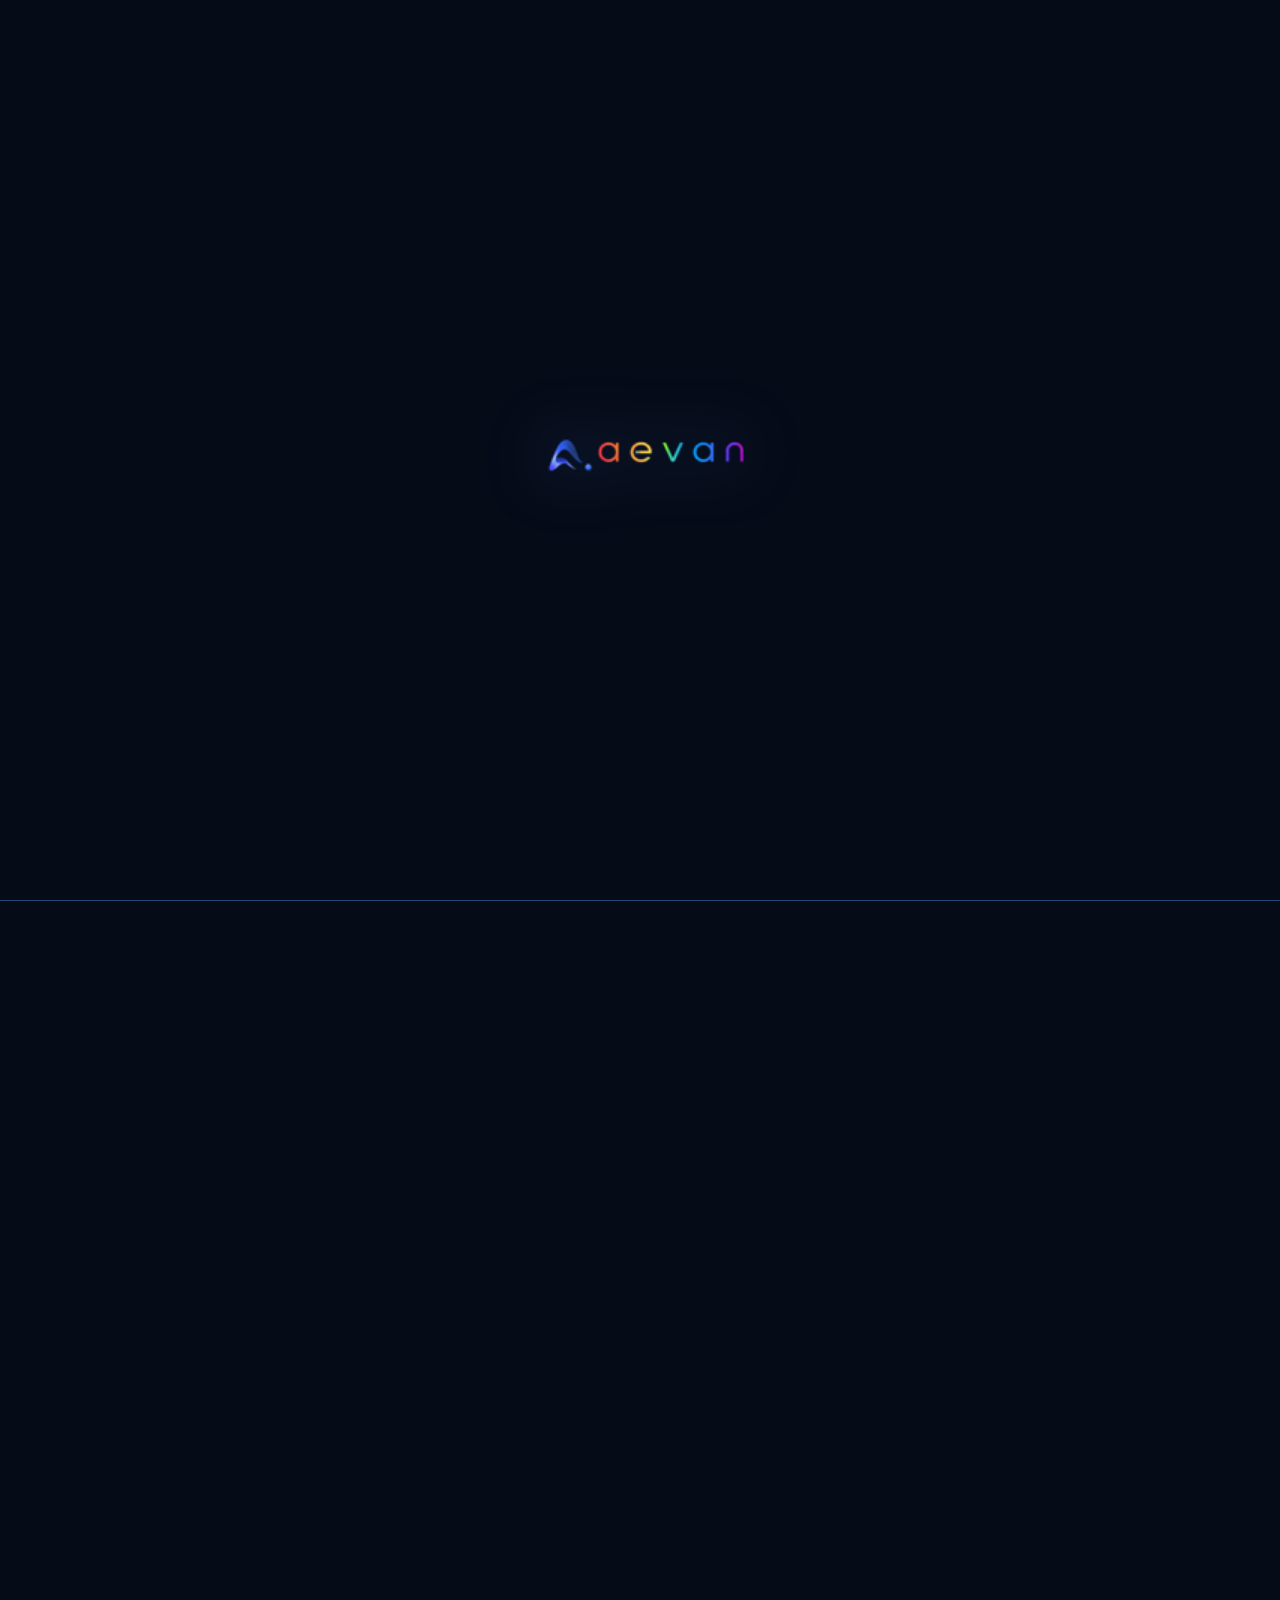
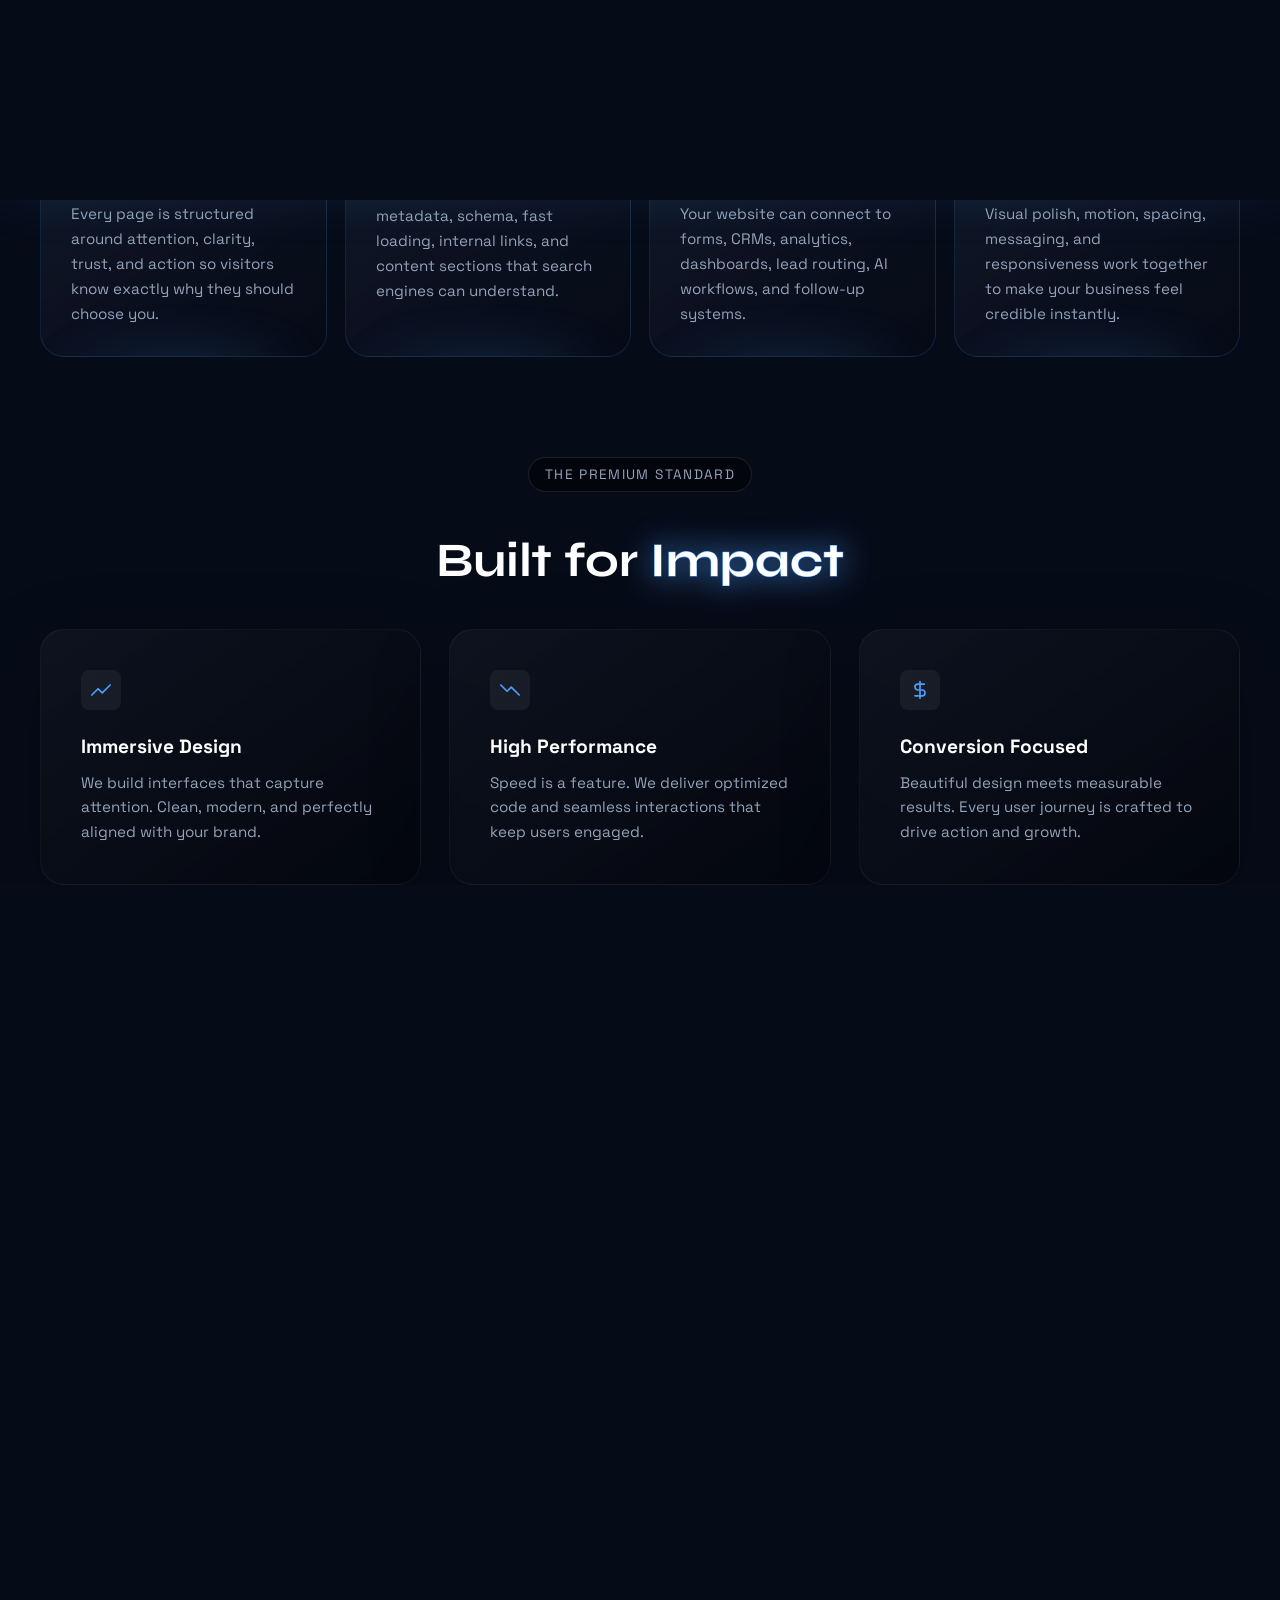
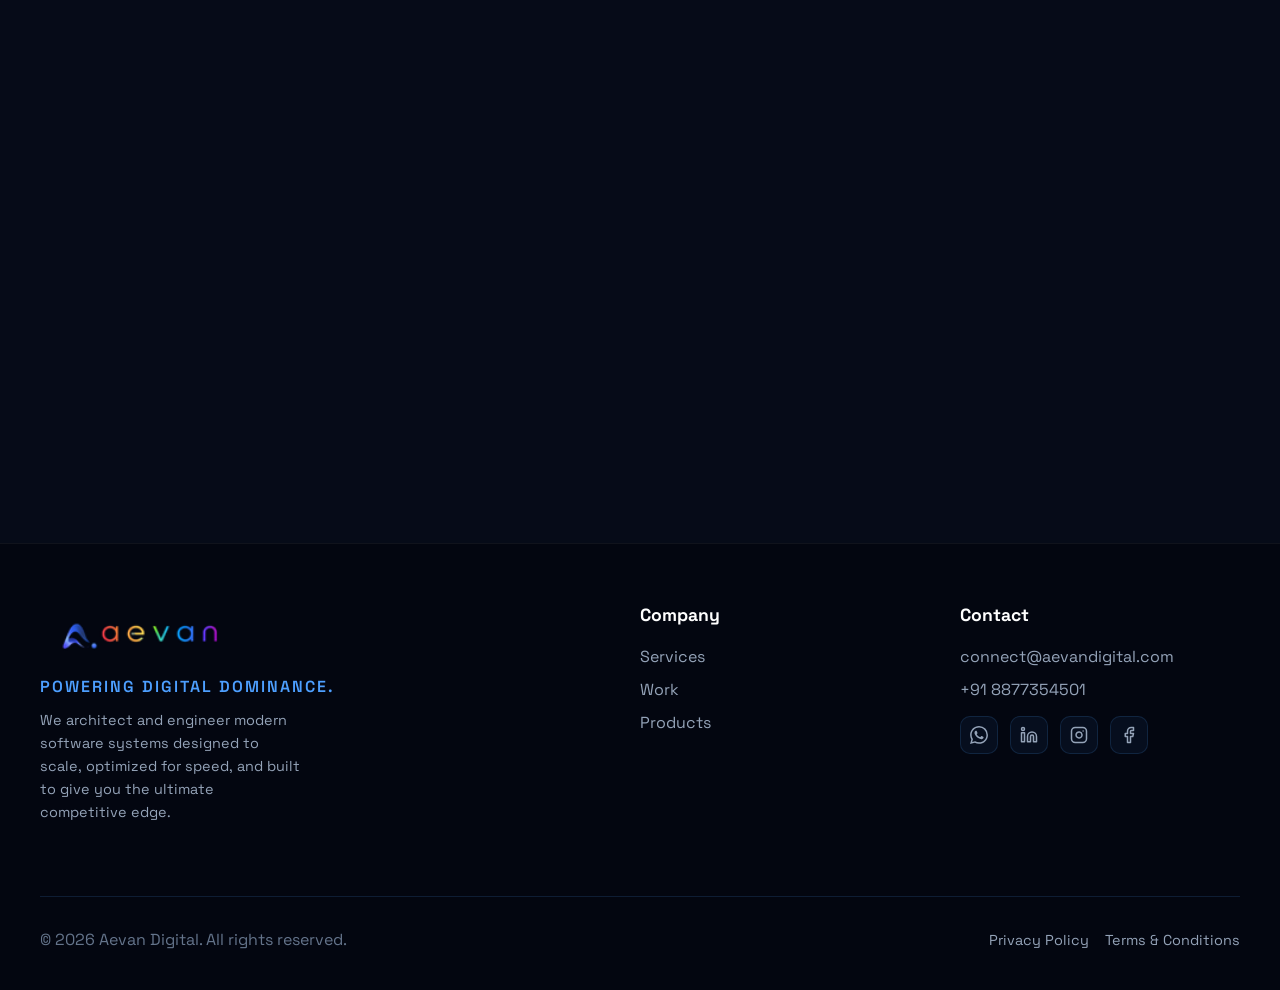
<file: index.html>
<!DOCTYPE html>
<html lang="en">

<head>
   <meta charset="UTF-8" />
   <meta name="viewport" content="width=device-width, initial-scale=1.0" />
   <meta name="description" content="Aevan Digital is a premium digital marketing and web engineering agency building fast websites, SaaS products, AI automation, SEO-ready platforms, and immersive brand experiences.">
   <meta name="robots" content="index, follow, max-image-preview:large">
   <meta name="theme-color" content="#060b18">
   <link rel="canonical" href="https://www.aevandigital.com/">
   <meta property="og:title" content="Aevan Digital | Digital Marketing, Web Design & SaaS Engineering">
   <meta property="og:description" content="Premium digital marketing, web engineering, SEO-ready websites, SaaS products, and AI automation built for measurable growth.">
   <meta property="og:type" content="website">
   <meta property="og:url" content="https://www.aevandigital.com/">
   <meta property="og:site_name" content="Aevan Digital">
   <meta property="og:image" content="https://www.aevandigital.com/images/og-image.png">
   <meta name="twitter:card" content="summary_large_image">
   <meta name="twitter:title" content="Aevan Digital | Digital Marketing, Web Design & SaaS Engineering">
   <meta name="twitter:description" content="Premium digital marketing, web engineering, SEO-ready websites, SaaS products, and AI automation built for measurable growth.">
   <meta name="twitter:image" content="https://www.aevandigital.com/images/og-image.png">
   <title>Aevan Digital | Digital Marketing, Web Design & SaaS Engineering</title>
   <link rel="icon" href="favicon.ico" />
   <link rel="apple-touch-icon" href="logo.png" />
   <link
      href="https://fonts.googleapis.com/css2?family=Outfit:wght@100..900&family=Syne:wght@400;500;600;700;800&family=Space+Grotesk:wght@300;400;500;600;700&display=swap"
      rel="stylesheet" />
   <link rel="stylesheet" href="style.css" />
   <script type="application/ld+json">
   {
      "@context": "https://schema.org",
      "@type": "Organization",
      "name": "Aevan Digital",
      "url": "https://www.aevandigital.com/",
      "logo": "https://www.aevandigital.com/logo.png",
      "email": "connect@aevandigital.com",
      "telephone": "+918877354501",
      "sameAs": [
         "https://www.linkedin.com/company/aevandigital/about/",
         "https://www.instagram.com/aevandigital"
      ],
      "description": "Premium digital marketing and web engineering agency building SEO-ready websites, SaaS products, AI automation, and immersive digital experiences."
   }
   </script>
   <script type="application/ld+json">
   {
      "@context": "https://schema.org",
      "@type": "WebSite",
      "name": "Aevan Digital",
      "url": "https://www.aevandigital.com/",
      "publisher": {
         "@type": "Organization",
         "name": "Aevan Digital"
      }
   }
   </script>
   <script type="application/ld+json">
   {
      "@context": "https://schema.org",
      "@type": "FAQPage",
      "mainEntity": [
         {
            "@type": "Question",
            "name": "Can Aevan Digital build both design and development?",
            "acceptedAnswer": {
               "@type": "Answer",
               "text": "Yes. Aevan Digital handles strategy, UI/UX, responsive frontend, backend integrations, SEO setup, forms, analytics, and launch support."
            }
         },
         {
            "@type": "Question",
            "name": "Will the website be SEO friendly?",
            "acceptedAnswer": {
               "@type": "Answer",
               "text": "Yes. The site can include semantic structure, page-specific metadata, schema, sitemap, robots file, optimized headings, fast assets, and content sections designed for search relevance."
            }
         },
         {
            "@type": "Question",
            "name": "Can the website connect with automation tools?",
            "acceptedAnswer": {
               "@type": "Answer",
               "text": "Yes. Aevan Digital can connect forms, CRMs, email workflows, WhatsApp funnels, dashboards, AI processing, and lead qualification systems."
            }
         }
      ]
   }
   </script>
</head>

<body>

    <!-- Premium Preloader -->
    <div id="preloader">
       <div class="preloader-content">
          <img src="logo.png" alt="Aevan Digital" class="flashing-logo">
       </div>
    </div>
    <!-- Full-site WebGL-style Particle Network -->
    <canvas id="particleCanvas" aria-hidden="true"></canvas>

   <!-- Parallax Ambient Depth Layers -->
   <div class="ambient-curves" id="ambientParallax" aria-hidden="true">
      <div class="layer layer-1" data-depth="0.1">
         <svg viewBox="0 0 800 600" fill="none" preserveAspectRatio="none">
            <path d="M-100 400 Q200 100 500 300 Q700 450 900 200" stroke="rgba(77, 159, 255, 0.15)" stroke-width="3"
               filter="blur(4px)" />
         </svg>
      </div>
      <div class="layer layer-2" data-depth="0.3">
         <svg viewBox="0 0 800 500" fill="none" preserveAspectRatio="none">
            <path d="M900 100 Q600 400 300 200 Q100 50 -100 300" stroke="rgba(77, 159, 255, 0.4)" stroke-width="1.5" />
         </svg>
      </div>
   </div>

   <!-- Smooth Page Transition Overlay -->
   <div class="page-transition" id="pageTransition"></div>

   <!-- Global Navbar -->
   <nav class="navbar" id="navbar">
      <a href="/" class="logo" data-route="home">
         <img src="logo.png" alt="Aevan Digital" style="height: 40px; object-fit: contain;">
      </a>
      <ul class="nav-links">
         <li><a href="/services" class="nav-link" data-route="services">Services</a></li>
         <li><a href="/work" class="nav-link" data-route="work">Work</a></li>
         <li><a href="/contact" class="nav-link" data-route="contact">Contact</a></li>
      </ul>
      <a href="/contact" class="btn-nav inner-glow" data-route="contact">Start Project</a>
      
      <div class="hamburger" id="hamburger">
        <span></span>
        <span></span>
        <span></span>
      </div>
   </nav>

   <div class="mobile-menu" id="mobileMenu">
      <a href="/" class="mobile-link" data-route="home">Home</a>
      <a href="/services" class="mobile-link" data-route="services">Services</a>
      <a href="/work" class="mobile-link" data-route="work">Work</a>
      <a href="/contact" class="mobile-link" data-route="contact">Contact</a>
      <div class="mobile-menu-divider"></div>
      <a href="/contact" class="btn-primary" data-route="contact">Start Project</a>
   </div>

   <!-- Scroll Wrapper for Smooth Scrolling -->
   <div id="scroll-wrapper" data-scroll-container>
      <!-- Router View (Content is dynamically injected here) -->
      <main id="app-root">

         <div class="page-content">
            <section class="hero cinematic-hero">
               <div class="hero-3d-elements parallax-layer" data-depth="0.2">
                  <div class="glass-blob blob-1"></div>
                  <div class="glass-blob blob-2"></div>
               </div>

               <div class="hero-eyebrow fade-in-up">Strategy, Design, Engineering & Growth</div>

               <!-- Letter-by-letter animation target -->
               <h1 class="hero-heading split-text-target">
                  Websites & Systems<br />
                  Built to <span class="text-glow" data-text="Outperform">Outperform</span>.
               </h1>

               <p class="hero-sub fade-in-up delay-2">
                  We create conversion-focused websites, SaaS products, SEO foundations,<br />
                  automation workflows, and digital experiences engineered for serious growth.
               </p>

               <div class="hero-actions fade-in-up delay-3">
                  <a href="/contact" class="btn-primary magnetic-btn" data-route="contact">
                     <span class="btn-text">Start Project</span>
                     <div class="btn-bloom"></div>
                  </a>
                  <a href="/work" class="btn-outline magnetic-btn" data-route="work">
                     <span class="btn-text">View Work</span>
                  </a>
               </div>

               <div class="hero-proof fade-in-up delay-3">
                  <span>SEO-ready builds</span>
                  <span>Mobile-first UX</span>
                  <span>Performance-focused code</span>
               </div>
            </section>

            <!-- PREMIUM MODULE: POSITIONING -->
            <section class="container fade-in-up">
               <div class="sm-content" style="max-width: 800px; margin: 0 auto; text-align: center;">
                  <span class="pill-label">OUR APPROACH</span>
                  <h2
                     style="font-family:var(--font-display); font-size:clamp(2.5rem, 5vw, 3.5rem); margin-top:20px; line-height:1.2;">
                     Digital Products, <span class="text-glow" data-text="Built Right">Built Right</span>.</h2>
                  <p style="color:var(--txt2); font-size:1.1rem; line-height:1.6; margin-top:24px;">We skip the generic
                     templates and build custom experiences from the ground up. You focus on your business, while we
                     handle the performance, accessibility, and clean design.</p>
               </div>
               <div class="features-grid" style="margin-top: 80px;">
                  <div class="dark-panel" style="text-align:center;">
                     <h3
                        style="font-size:3.5rem; font-family:var(--font-display); color:var(--brand-blue); margin-bottom:10px;">
                        &lt; 1s</h3>
                     <p style="color:var(--txt2); text-transform:uppercase; letter-spacing:0.1em; font-size:0.85rem;">
                        Average Load Time</p>
                  </div>
                  <div class="dark-panel" style="text-align:center;">
                     <h3
                        style="font-size:3.5rem; font-family:var(--font-display); color:var(--brand-blue); margin-bottom:10px;">
                        100</h3>
                     <p style="color:var(--txt2); text-transform:uppercase; letter-spacing:0.1em; font-size:0.85rem;">
                        Lighthouse Score</p>
                  </div>
                  <div class="dark-panel" style="text-align:center;">
                     <h3
                        style="font-size:3.5rem; font-family:var(--font-display); color:var(--brand-blue); margin-bottom:10px;">
                        100%</h3>
                     <p style="color:var(--txt2); text-transform:uppercase; letter-spacing:0.1em; font-size:0.85rem;">
                        Custom Engineered</p>
                  </div>
               </div>
            </section>

            <!-- MARKET PROOF STRIP -->
            <section class="container fade-in-up">
               <div class="proof-grid">
                  <div class="proof-card">
                     <span>01</span>
                     <h3>Conversion Architecture</h3>
                     <p>Every page is structured around attention, clarity, trust, and action so visitors know exactly why they should choose you.</p>
                  </div>
                  <div class="proof-card">
                     <span>02</span>
                     <h3>Search Visibility</h3>
                     <p>We build with semantic HTML, metadata, schema, fast loading, internal links, and content sections that search engines can understand.</p>
                  </div>
                  <div class="proof-card">
                     <span>03</span>
                     <h3>Operational Automation</h3>
                     <p>Your website can connect to forms, CRMs, analytics, dashboards, lead routing, AI workflows, and follow-up systems.</p>
                  </div>
                  <div class="proof-card">
                     <span>04</span>
                     <h3>Premium Brand Signal</h3>
                     <p>Visual polish, motion, spacing, messaging, and responsiveness work together to make your business feel credible instantly.</p>
                  </div>
               </div>
            </section>

            <!-- PREMIUM MODULE: WHY US (Features Grid) -->
            <section class="container fade-in-up">
               <div style="text-align: center;">
                  <span class="pill-label">THE PREMIUM STANDARD</span>
                  <h2 style="font-family:var(--font-display); font-size:3rem; margin-bottom: 40px; margin-top:16px;">
                     Built for <span class="text-glow" data-text="Impact">Impact</span></h2>
               </div>
               <div class="features-grid">
                  <!-- Feature 1 -->
                  <div class="dark-panel">
                     <div class="f-icon">
                        <svg viewBox="0 0 24 24">
                           <path d="M23 6l-9.5 9.5-5-5L1 18" stroke-linecap="round" stroke-linejoin="round" />
                        </svg>
                     </div>
                     <h3 style="margin-bottom:12px; font-size:1.2rem;">Immersive Design</h3>
                     <p style="color:var(--txt2); font-size:0.95rem; line-height:1.6;">We build interfaces that capture
                        attention. Clean, modern, and perfectly aligned with your brand.</p>
                  </div>
                  <!-- Feature 2 -->
                  <div class="dark-panel">
                     <div class="f-icon">
                        <svg viewBox="0 0 24 24">
                           <path d="M23 18l-9.5-9.5-5 5L1 6" stroke-linecap="round" stroke-linejoin="round" />
                        </svg>
                     </div>
                     <h3 style="margin-bottom:12px; font-size:1.2rem;">High Performance</h3>
                     <p style="color:var(--txt2); font-size:0.95rem; line-height:1.6;">Speed is a feature. We deliver
                        optimized code and seamless interactions that keep users engaged.</p>
                  </div>
                  <!-- Feature 3 -->
                  <div class="dark-panel">
                     <div class="f-icon">
                        <svg viewBox="0 0 24 24">
                           <path d="M12 2v20M17 5H9.5a3.5 3.5 0 0 0 0 7h5a3.5 3.5 0 0 1 0 7H6" stroke-linecap="round"
                              stroke-linejoin="round" />
                        </svg>
                     </div>
                     <h3 style="margin-bottom:12px; font-size:1.2rem;">Conversion Focused</h3>
                     <p style="color:var(--txt2); font-size:0.95rem; line-height:1.6;">Beautiful design meets measurable
                        results. Every user journey is crafted to drive action and growth.</p>
                  </div>
               </div>
            </section>

            <!-- DELIVERY SYSTEM -->
            <section class="container fade-in-up">
               <div class="section-header">
                  <span class="pill-label">DELIVERY SYSTEM</span>
                  <h2 class="section-title">From Idea to <span class="text-glow" data-text="Market">Market</span></h2>
                  <p class="section-desc">A senior workflow for turning your business goals into a high-performing digital asset.</p>
               </div>
               <div class="timeline-grid">
                  <div class="timeline-step">
                     <span>01</span>
                     <h3>Audit & Strategy</h3>
                     <p>We map your audience, competitors, offer, funnel, content needs, technical gaps, and conversion goals.</p>
                  </div>
                  <div class="timeline-step">
                     <span>02</span>
                     <h3>UX & Visual System</h3>
                     <p>We design the user journey, information hierarchy, responsive layouts, brand interface, and core interactions.</p>
                  </div>
                  <div class="timeline-step">
                     <span>03</span>
                     <h3>Engineering & SEO</h3>
                     <p>We build fast, accessible, schema-ready pages with clean structure, analytics hooks, and scalable foundations.</p>
                  </div>
                  <div class="timeline-step">
                     <span>04</span>
                     <h3>Launch & Optimize</h3>
                     <p>We test, polish, deploy, measure behavior, and keep improving the experience around real user data.</p>
                  </div>
               </div>
            </section>

            <!-- INDUSTRIES -->
            <section class="container fade-in-up">
               <div class="split-module">
                  <div class="sm-content">
                     <span class="pill-label">MARKETS WE SERVE</span>
                     <h2>Built for Businesses that Need <span class="text-glow" data-text="Momentum">Momentum</span></h2>
                     <p>We focus on digital experiences where trust, clarity, speed, and measurable action matter. The result is a site that feels premium and works like a growth system.</p>
                  </div>
                  <div class="industry-grid">
                     <div>Startups & SaaS</div>
                     <div>Real Estate</div>
                     <div>Healthcare & Wellness</div>
                     <div>Education</div>
                     <div>Finance & Advisory</div>
                     <div>Local Service Brands</div>
                     <div>Ecommerce</div>
                     <div>Creator-led Businesses</div>
                  </div>
               </div>
            </section>

            <!-- PREMIUM MODULE: COMPARISON -->
            <section class="container comparison-wrapper fade-in-up">
               <div style="text-align: center;">
                  <span class="pill-label">THE DIFFERENCE</span>
                  <h2 style="font-family:var(--font-display); font-size:3rem; margin-bottom: 40px; margin-top:16px;">A
                     Better <span class="text-glow" data-text="Standard">Standard</span></h2>
               </div>
               <div class="comp-headers">
                  <div class="comp-tag pro"><svg width="24" height="24" viewBox="0 0 24 24" fill="none"
                        stroke="currentColor" stroke-width="2">
                        <path d="M22 11.08V12a10 10 0 1 1-5.93-9.14M22 4L12 14.01l-3-3" />
                     </svg> With Aevan Digital</div>
                  <div class="comp-tag con"><svg width="24" height="24" viewBox="0 0 24 24" fill="none"
                        stroke="currentColor" stroke-width="2">
                        <circle cx="12" cy="12" r="10" />
                        <path d="M15 9l-6 6M9 9l6 6" />
                     </svg> Without Us</div>
               </div>

               <div class="comp-row">
                  <div class="comp-card pro">
                     <h3>Cohesive Digital Experience</h3>
                     <p>A unified product identity with intuitive user flows that build trust and engagement.</p>
                  </div>
                  <div class="comp-card con">
                     <h3>Fragmented Experience</h3>
                     <p>Disjointed design and confusing navigation that frustrates users and impacts credibility.</p>
                  </div>
               </div>
               <div class="comp-row">
                  <div class="comp-card pro">
                     <h3>Custom Architecture</h3>
                     <p>Tailored performance and modern interactions that set your brand apart in the market.</p>
                  </div>
                  <div class="comp-card con">
                     <h3>Generic Templates</h3>
                     <p>Slow, rigid layouts that blend in with the rest of the web and limit your ability to scale.</p>
                  </div>
               </div>
               <div class="comp-row">
                  <div class="comp-card pro">
                     <h3>SEO & Conversion Optimized</h3>
                     <p>Clean code, rapid load times, and semantic structure intentionally designed to rank and convert.
                     </p>
                  </div>
                  <div class="comp-card con">
                     <h3>Invisible to Search</h3>
                     <p>Bloated scripts and unoptimized assets that get penalized by search algorithms and cause
                        bounces.</p>
                  </div>
               </div>
               <div class="comp-row">
                  <div class="comp-card pro">
                     <h3>Scalable Foundations</h3>
                     <p>Future-proofed tech stacks that effortlessly handle traffic spikes and complex feature additions.</p>
                  </div>
                  <div class="comp-card con">
                     <h3>Tech Debt Traps</h3>
                     <p>Shortcuts and rigid monolithic platforms that break when trying to introduce new features.</p>
                  </div>
               </div>
               <div style="text-align: center; margin-top: 40px; color: var(--txt3); font-style: italic; letter-spacing: 2px; font-weight: 500;">And many more...</div>
            </section>

            <!-- PREMIUM MODULE: AGILE ENGINEERING -->
            <section class="container split-module fade-in-up"
               style="margin-left: max(0px, calc((100vw - var(--max)) / 2)); padding-left: 40px; padding-right: 40px;">
               <div class="sm-content" style="padding-right: 40px;">
                  <span class="pill-label">AGILE EXECUTION</span>
                  <h2>Engineering that Moves <span class="text-glow" data-text="Fast">Fast</span></h2>
                  <p>We deploy dedicated, high-impact pods of engineers and designers to accelerate your roadmap. Rapid
                     iterations, transparent shipping, and robust codebases ready for modern market demands.</p>

               </div>
               <div class="integration-cluster">
                  <div class="integration-center">
                     <img src="favicon.ico" alt="Aevan Digital mark" loading="lazy" decoding="async"
                        style="width: 80%; height: 80%; object-fit: contain;">
                  </div>
                  <!-- Surrounding orbital nodes -->
                  <div class="i-node"><svg viewBox="0 0 24 24">
                        <polyline points="16 18 22 12 16 6"></polyline>
                        <polyline points="8 6 2 12 8 18"></polyline>
                     </svg></div>
                  <div class="i-node"><svg viewBox="0 0 24 24">
                        <path d="M12 2v20M17 5H9.5a3.5 3.5 0 0 0 0 7h5a3.5 3.5 0 0 1 0 7H6"></path>
                     </svg></div>
                  <div class="i-node"><svg viewBox="0 0 24 24">
                        <polygon points="13 2 3 14 12 14 11 22 21 10 12 10 13 2"></polygon>
                     </svg></div>
                  <div class="i-node"><svg viewBox="0 0 24 24">
                        <path
                           d="M21 16V8a2 2 0 0 0-1-1.73l-7-4a2 2 0 0 0-2 0l-7 4A2 2 0 0 0 3 8v8a2 2 0 0 0 1 1.73l7 4a2 2 0 0 0 2 0l7-4A2 2 0 0 0 21 16z">
                        </path>
                     </svg></div>
                  <div class="i-node"><svg viewBox="0 0 24 24" fill="none" stroke="currentColor" stroke-width="2">
                        <path d="M12 22s8-4 8-10V5l-8-3-8 3v7c0 6 8 10 8 10z"></path>
                     </svg></div>
                  <div class="i-node"><svg viewBox="0 0 24 24" fill="none" stroke="currentColor" stroke-width="2">
                        <circle cx="12" cy="12" r="10"></circle>
                        <line x1="2" y1="12" x2="22" y2="12"></line>
                        <path d="M12 2a15.3 15.3 0 0 1 4 10 15.3 15.3 0 0 1-4 10 15.3 15.3 0 0 1-4-10 15.3 15.3 0 0 1 4-10z"></path>
                     </svg></div>
               </div>
            </section>

            <!-- PREMIUM MODULE: SECURITY / SCALE -->
            <section class="container split-module fade-in-up">
               <div class="security-visual">
                  <div class="s-orb">
                     <svg viewBox="0 0 24 24"
                        style="width:50px; height:50px; fill:none; stroke:#fff; stroke-width:1.5;">
                        <path d="M12 22s8-4 8-10V5l-8-3-8 3v7c0 6 8 10 8 10z" />
                     </svg>
                  </div>
               </div>
               <div class="sm-content" style="padding-left: 40px;">
                  <span class="pill-label" style="background:#1a1a24;">RELIABILITY</span>
                  <h2>Built for <span style="color:var(--brand-blue)">Scale</span></h2>
                  <p>Our architecture is designed to handle growth gracefully. We ensure your product remains fast,
                     secure, and fully operational as your user base expands.</p>
                  <button class="btn-primary"
                     style="padding: 10px 24px; border:none; background:#1e6fff; border-radius:8px;"
                     onclick="location.href='services.html'">Our Infrastructure -></button>
               </div>
            </section>

            <!-- FAQ -->
            <section class="container fade-in-up">
               <div class="section-header">
                  <span class="pill-label">QUESTIONS CLIENTS ASK</span>
                  <h2 class="section-title">Clear Answers Before We <span class="text-glow" data-text="Build">Build</span></h2>
               </div>
               <div class="faq-grid">
                  <details class="faq-item" open>
                     <summary>Can you build both design and development?</summary>
                     <p>Yes. We handle strategy, UI/UX, responsive frontend, backend integrations, SEO setup, forms, analytics, and launch support.</p>
                  </details>
                  <details class="faq-item">
                     <summary>Will the website be SEO friendly?</summary>
                     <p>Yes. The site can include semantic structure, page-specific metadata, schema, sitemap, robots file, optimized headings, fast assets, and content sections designed for search relevance.</p>
                  </details>
                  <details class="faq-item">
                     <summary>Can the website connect with automation tools?</summary>
                     <p>Yes. We can connect forms, CRMs, email workflows, WhatsApp funnels, dashboards, AI processing, and lead qualification systems.</p>
                  </details>
                  <details class="faq-item">
                     <summary>Can you improve an existing website?</summary>
                     <p>Yes. We can audit the current site, improve design, speed, mobile experience, SEO structure, conversion flow, and technical quality.</p>
                  </details>
               </div>
            </section>

            <!-- FINAL CTA -->
            <section class="container fade-in-up">
               <div class="final-cta">
                  <div class="cta-content">
                     <span class="pill-label">READY WHEN YOU ARE</span>
                     <h2 style="margin-top:16px;">Ready to Build<br />Something <span
                           style="color:var(--brand-blue)">Exceptional?</span></h2>
                     <p>Your product deserves a world-class digital experience. Let's discuss your vision and bring it
                        to life.</p>
                     <div style="display:flex; gap:16px;">
                        <button class="btn-primary"
                           style="padding:14px 32px; border:none; border-radius:12px; background:#4d9fff; cursor:pointer;"
                           onclick="location.href='contact.html'">Start Project</button>
                     </div>
                  </div>
                  <div class="cta-graphics" style="border-radius: 24px; overflow: hidden; box-shadow: 0 30px 80px rgba(0,0,0,0.5); border: 1px solid rgba(255,255,255,0.05); position: relative;">
                     <div style="position: absolute; inset: 0; background: linear-gradient(135deg, rgba(77,159,255,0.2), transparent); mix-blend-mode: overlay; pointer-events: none;"></div>
                     <img src="images/cta-exceptional.png" alt="Build Exceptional Software" loading="lazy" decoding="async" style="width: 100%; height: 100%; object-fit: cover; display: block; filter: contrast(1.1) brightness(1.1);" />
                  </div>
               </div>
            </section>
         </div>

      </main>

      <!-- Global Footer -->
      <footer class="footer">
         <div class="footer-grid">
            <div>
               <a href="/" class="logo" style="margin-bottom: 16px;" data-route="home">
                  <img src="logo.png" alt="Aevan Digital" style="height: 56px; object-fit: contain;">
               </a>
               <p style="color: var(--brand-blue); margin-bottom: 12px; font-weight: 600; text-transform: uppercase; letter-spacing: 2px;">Powering Digital Dominance.</p>
          <p style="color: var(--txt2); margin-bottom: 24px; font-size: 0.9rem; line-height: 1.6; max-width: 260px;">We architect and engineer modern software systems designed to scale, optimized for speed, and built to give you the ultimate competitive edge.</p>
            </div>
            <div>
               <h4 class="f-title">Company</h4>
               <a href="/services" class="f-link" data-route="services">Services</a>
               <a href="/work" class="f-link" data-route="work">Work</a>
               <a href="https://aevanlabs.com" target="_blank" class="f-link">Products</a>
            </div>
            <div>
               <h4 class="f-title">Contact</h4>
               <a href="mailto:connect@aevandigital.com" class="f-link">connect@aevandigital.com</a>
               <a href="tel:+918877354501" class="f-link">+91 8877354501</a>
               <div class="social-links" style="display: flex; gap: 12px; margin-top: 16px;">
                  <a href="https://wa.me/918877354501" target="_blank" rel="noopener noreferrer" class="social-link"
                     aria-label="WhatsApp">
                     <svg viewBox="0 0 24 24" fill="currentColor">
                        <path
                           d="M17.472 14.382c-.297-.149-1.758-.867-2.03-.967-.273-.099-.471-.148-.67.15-.197.297-.767.966-.94 1.164-.173.199-.347.223-.644.075-.297-.15-1.255-.463-2.39-1.475-.883-.788-1.48-1.761-1.653-2.059-.173-.297-.018-.458.13-.606.134-.133.298-.347.446-.52.149-.174.198-.298.298-.497.099-.198.05-.371-.025-.52-.075-.149-.669-1.612-.916-2.207-.242-.579-.487-.5-.669-.51-.173-.008-.371-.01-.57-.01-.198 0-.52.074-.792.372-.272.297-1.04 1.016-1.04 2.479 0 1.462 1.065 2.875 1.213 3.074.149.198 2.096 3.2 5.077 4.487.709.306 1.262.489 1.694.625.712.227 1.36.195 1.871.118.571-.085 1.758-.719 2.006-1.413.248-.694.248-1.289.173-1.413-.074-.124-.272-.198-.57-.347m-5.421 7.403h-.004a9.87 9.87 0 01-5.031-1.378l-.361-.214-3.741.982.998-3.648-.235-.374a9.86 9.86 0 01-1.51-5.26c.001-5.45 4.436-9.884 9.888-9.884 2.64 0 5.122 1.03 6.988 2.898a9.825 9.825 0 012.893 6.994c-.003 5.45-4.437 9.884-9.885 9.884m8.413-18.297A11.815 11.815 0 0012.05 0C5.495 0 .16 5.335.157 11.892c0 2.096.547 4.142 1.588 5.945L.057 24l6.305-1.654a11.882 11.882 0 005.683 1.448h.005c6.554 0 11.89-5.335 11.893-11.893a11.821 11.821 0 00-3.48-8.413z" />
                     </svg>
                  </a>
                  <a href="https://www.linkedin.com/company/aevandigital/about/" target="_blank" rel="noopener noreferrer" class="social-link"
                     aria-label="LinkedIn">
                     <svg viewBox="0 0 24 24" fill="none" stroke="currentColor" stroke-width="2" stroke-linecap="round"
                        stroke-linejoin="round">
                        <path d="M16 8a6 6 0 0 1 6 6v7h-4v-7a2 2 0 0 0-2-2 2 2 0 0 0-2 2v7h-4v-7a6 6 0 0 1 6-6z"></path>
                        <rect x="2" y="9" width="4" height="12"></rect>
                        <circle cx="4" cy="4" r="2"></circle>
                     </svg>
                  </a>
                  <a href="https://www.instagram.com/aevandigital" target="_blank" rel="noopener noreferrer" class="social-link"
                     aria-label="Instagram">
                     <svg viewBox="0 0 24 24" fill="none" stroke="currentColor" stroke-width="2" stroke-linecap="round"
                        stroke-linejoin="round">
                        <rect x="2" y="2" width="20" height="20" rx="5" ry="5"></rect>
                        <path d="M16 11.37A4 4 0 1 1 12.63 8 4 4 0 0 1 16 11.37z"></path>
                        <line x1="17.5" y1="6.5" x2="17.51" y2="6.5"></line>
                     </svg>
                  </a>
                  <a href="https://www.facebook.com/AevanDigital/" target="_blank" rel="noopener noreferrer" class="social-link" aria-label="Facebook">
                     <svg viewBox="0 0 24 24" fill="none" stroke="currentColor" stroke-width="2" stroke-linecap="round" stroke-linejoin="round">
                        <path d="M18 2h-3a5 5 0 0 0-5 5v3H7v4h3v8h4v-8h3l1-4h-4V7a1 1 0 0 1 1-1h3z"></path>
                     </svg>
                  </a>
               </div>
            </div>
         </div>
         <div class="footer-bottom" style="display: flex; justify-content: space-between; align-items: center; flex-wrap: wrap; gap: 16px;">
            <div>&copy; 2026 Aevan Digital. All rights reserved.</div>
            <div style="display: flex; gap: 16px; align-items: center;">
               <a href="/privacy" style="color: var(--txt2); font-size: 0.9rem; text-decoration: none; transition: color 0.3s ease;" onmouseover="this.style.color='var(--brand-blue)'" onmouseout="this.style.color='var(--txt2)'">Privacy Policy</a>
               <a href="/terms" style="color: var(--txt2); font-size: 0.9rem; text-decoration: none; transition: color 0.3s ease;" onmouseover="this.style.color='var(--brand-blue)'" onmouseout="this.style.color='var(--txt2)'">Terms & Conditions</a>
            </div>
         </div>
      </footer>
   </div>

   <!-- 3D Virtual Assistant Mascot -->
   <div class="assistant-container" id="assistantMascot">
      <!-- Cute Realistic Robot Avatar -->
      <div class="mascot-core cute-mode">
         <div class="cute-robot">
            <!-- Floating Head -->
            <div class="cr-head">
               <div class="cr-head-gloss"></div>
               <!-- Cute Visor / Face -->
               <div class="cr-visor">
                  <!-- Container allows eyes to scan left and right -->
                  <div class="cr-eyes-track">
                     <div class="cr-eye cr-eye-l"></div>
                     <div class="cr-eye cr-eye-r"></div>
                  </div>
               </div>
               <!-- Side Ears/Antennas -->
               <div class="cr-ear left"></div>
               <div class="cr-ear right"></div>
            </div>

            <!-- Floating Lower Body -->
            <div class="cr-body">
               <div class="cr-body-gloss"></div>
               <div class="cr-chest-ring">
                  <div class="cr-core-light pulse-orange"></div>
               </div>
               <div class="cr-thruster"></div>
            </div>

            <!-- Floor Shadow -->
            <div class="cr-shadow"></div>
         </div>
      </div>
      <!-- Interactive Panel -->
      <div class="assistant-panel" id="assistantPanel">
         <div class="ap-header">
            <span class="ap-status"></span> System Online
         </div>
         <div class="ap-chat">
            <p class="ap-typing-text" id="assistantMsg"></p>
         </div>
         <div class="ap-options">
            <button class="ap-btn" data-route="contact">Build a Website</button>
            <button class="ap-btn" data-route="services">AI Automation</button>
            <button class="ap-btn" data-route="work">View Work</button>
            <button class="ap-btn" data-route="contact">Contact Us</button>
         </div>
      </div>
   </div>


   <!-- Core Logic Engine -->
   <script src="main.js"></script>
</body>

</html>
</file>
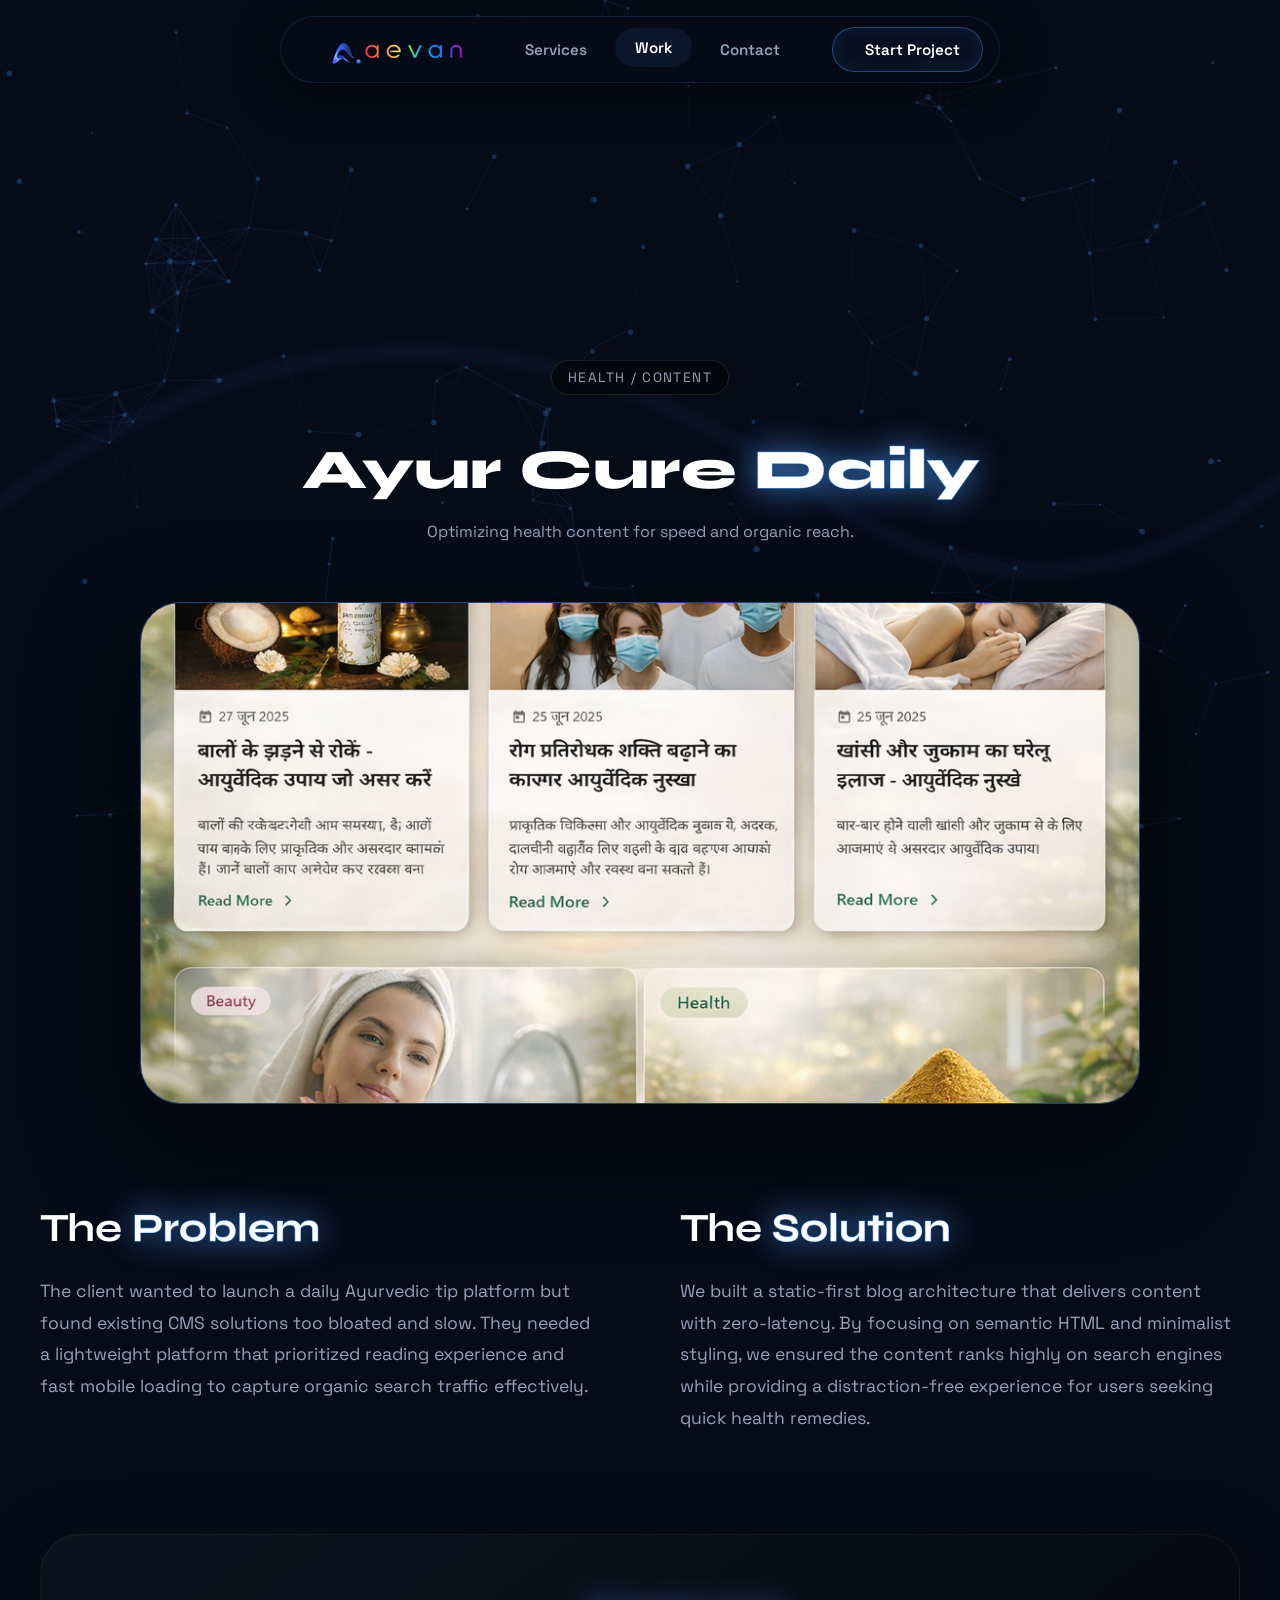
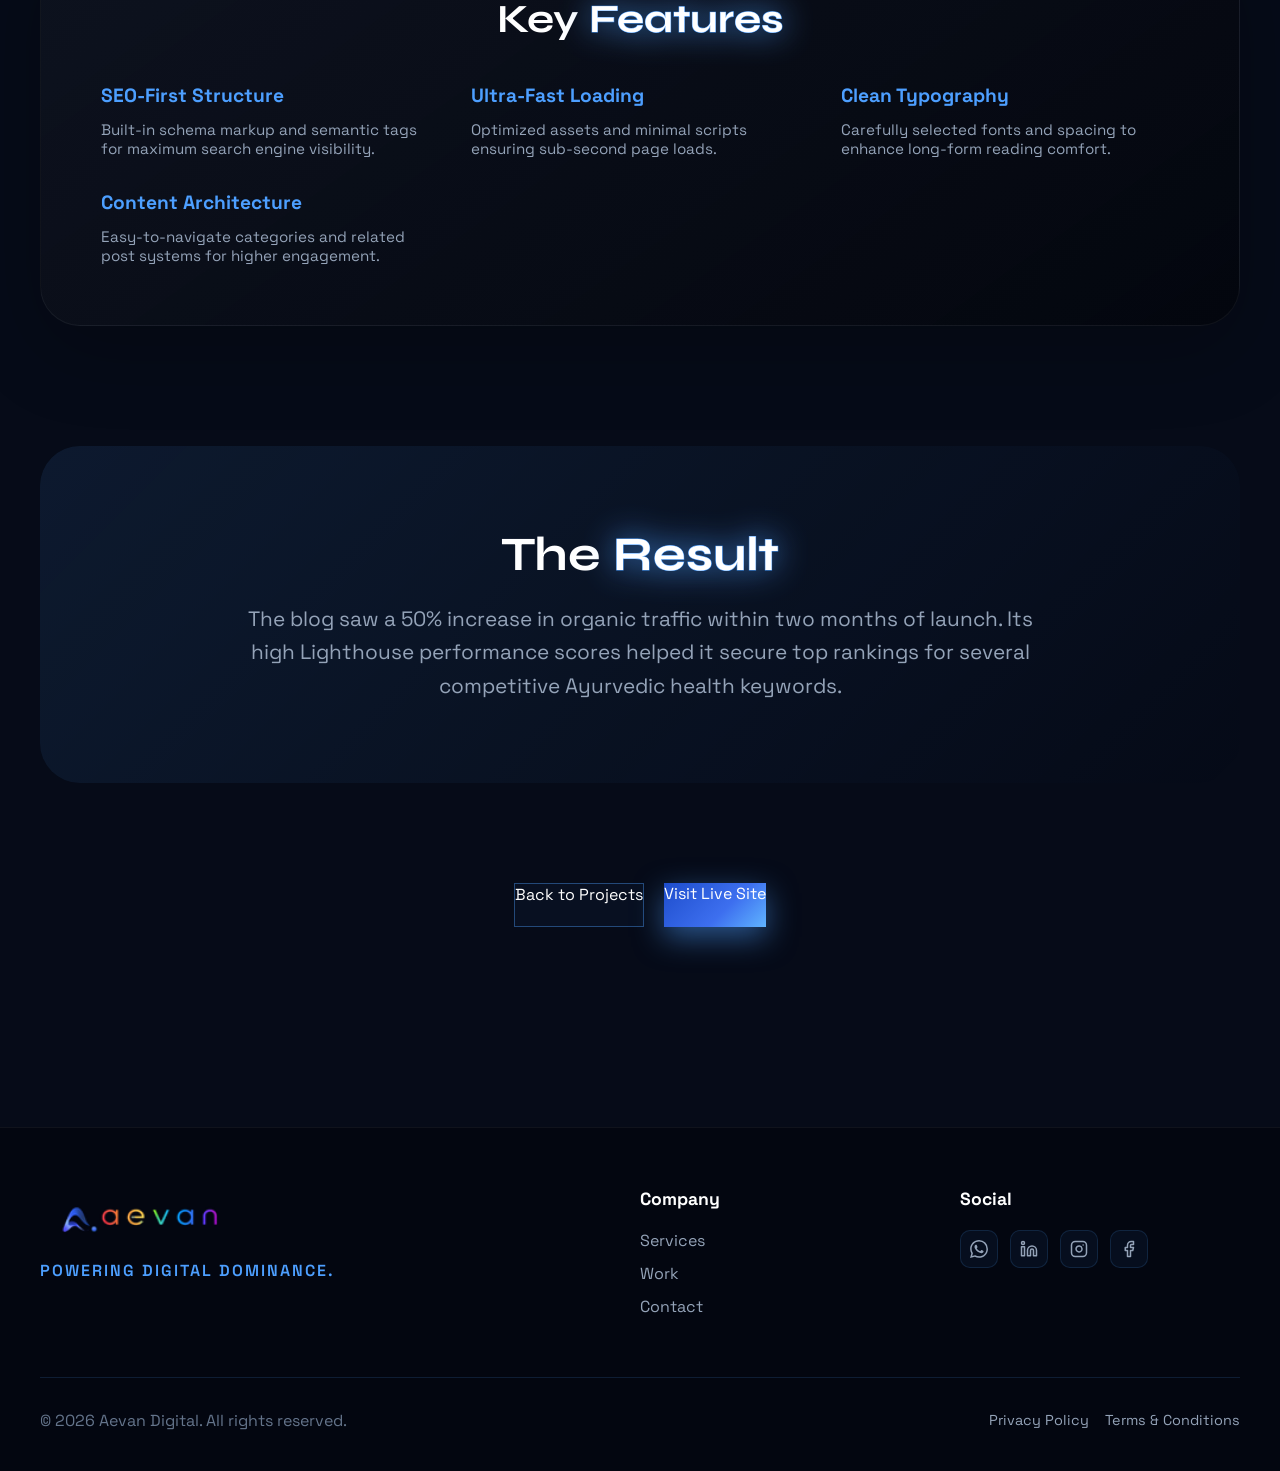
<file: ayur-cure-daily.html>
<!DOCTYPE html>
<html lang="en">

<head>
  <meta charset="UTF-8" />
  <meta name="viewport" content="width=device-width, initial-scale=1.0" />
  <meta name="description" content="Case Study: Ayur Cure Daily. A lightweight, content-focused health blog platform optimized for readability and organic growth.">
  <meta name="robots" content="index, follow">
  <meta name="theme-color" content="#060b18">
  <title>Ayur Cure Daily | Case Study | Aevan Digital</title>
  <link rel="icon" href="favicon.ico" />
  <link rel="apple-touch-icon" href="logo.png" />
  <link
    href="https://fonts.googleapis.com/css2?family=Outfit:wght@100..900&family=Syne:wght@400;500;600;700;800&family=Space+Grotesk:wght@300;400;500;600;700&display=swap"
    rel="stylesheet" />
  <link rel="stylesheet" href="style.css" />
</head>

<body>
  <canvas id="particleCanvas" aria-hidden="true"></canvas>
  <div class="ambient-curves" id="ambientParallax" aria-hidden="true">
    <div class="layer layer-1" data-depth="0.1">
      <svg viewBox="0 0 800 600" fill="none" preserveAspectRatio="none">
        <path d="M-100 400 Q200 100 500 300 Q700 450 900 200" stroke="rgba(77, 159, 255, 0.15)" stroke-width="3" filter="blur(4px)" />
      </svg>
    </div>
  </div>

  <nav class="navbar" id="navbar">
    <a href="/" class="logo">
      <img src="logo.png" alt="Aevan Digital Logo" style="height: 40px; object-fit: contain;">
    </a>
    <ul class="nav-links">
      <li><a href="/services" class="nav-link">Services</a></li>
      <li><a href="/work" class="nav-link active">Work</a></li>
      <li><a href="/contact" class="nav-link">Contact</a></li>
    </ul>
    <a href="/contact" class="btn-nav inner-glow">Start Project</a>
  </nav>

  <div id="scroll-wrapper" data-scroll-container>
    <main id="app-root">
      <div class="page-content cinematic-scroll">
        <section class="container" style="padding-top: 160px;">
          <div class="section-header fade-in-up">
            <span class="pill-label">HEALTH / CONTENT</span>
            <h1 class="section-title" style="margin-top:20px;">Ayur Cure <span class="text-glow" data-text="Daily">Daily</span></h1>
            <p class="section-desc">Optimizing health content for speed and organic reach.</p>
          </div>

          <div class="case-hero-image fade-in-up delay-1" style="margin-top: 60px; border-radius: 40px; overflow: hidden; box-shadow: 0 40px 100px rgba(0,0,0,0.6); border: 1px solid var(--border-lit); max-width: 1000px; margin-left: auto; margin-right: auto;">
            <img src="images/project3.png" alt="Ayur Cure Daily Health Blog" style="width: 100%; height: 500px; object-fit: cover; display: block;">
          </div>

          <div class="case-details-grid fade-in-up delay-2" style="display: grid; grid-template-columns: 1fr 1fr; gap: 80px; margin-top: 100px;">
            <div class="case-column">
              <h2 style="font-family:var(--font-display); font-size: 2.5rem; margin-bottom: 24px;">The <span class="text-glow" data-text="Problem">Problem</span></h2>
              <p style="color:var(--txt2); font-size: 1.1rem; line-height: 1.8;">The client wanted to launch a daily Ayurvedic tip platform but found existing CMS solutions too bloated and slow. They needed a lightweight platform that prioritized reading experience and fast mobile loading to capture organic search traffic effectively.</p>
            </div>
            <div class="case-column">
              <h2 style="font-family:var(--font-display); font-size: 2.5rem; margin-bottom: 24px;">The <span class="text-glow" data-text="Solution">Solution</span></h2>
              <p style="color:var(--txt2); font-size: 1.1rem; line-height: 1.8;">We built a static-first blog architecture that delivers content with zero-latency. By focusing on semantic HTML and minimalist styling, we ensured the content ranks highly on search engines while providing a distraction-free experience for users seeking quick health remedies.</p>
            </div>
          </div>

          <div class="dark-panel fade-in-up delay-3" style="margin-top: 100px; padding: 60px; border-radius: 40px;">
            <h2 style="font-family:var(--font-display); font-size: 2.5rem; margin-bottom: 40px; text-align: center;">Key <span class="text-glow" data-text="Features">Features</span></h2>
            <div style="display: grid; grid-template-columns: repeat(auto-fit, minmax(280px, 1fr)); gap: 32px;">
              <div class="feature-item">
                <h4 style="color:var(--brand-blue); margin-bottom: 12px; font-size: 1.2rem;">SEO-First Structure</h4>
                <p style="color:var(--txt2); font-size: 0.95rem;">Built-in schema markup and semantic tags for maximum search engine visibility.</p>
              </div>
              <div class="feature-item">
                <h4 style="color:var(--brand-blue); margin-bottom: 12px; font-size: 1.2rem;">Ultra-Fast Loading</h4>
                <p style="color:var(--txt2); font-size: 0.95rem;">Optimized assets and minimal scripts ensuring sub-second page loads.</p>
              </div>
              <div class="feature-item">
                <h4 style="color:var(--brand-blue); margin-bottom: 12px; font-size: 1.2rem;">Clean Typography</h4>
                <p style="color:var(--txt2); font-size: 0.95rem;">Carefully selected fonts and spacing to enhance long-form reading comfort.</p>
              </div>
              <div class="feature-item">
                <h4 style="color:var(--brand-blue); margin-bottom: 12px; font-size: 1.2rem;">Content Architecture</h4>
                <p style="color:var(--txt2); font-size: 0.95rem;">Easy-to-navigate categories and related post systems for higher engagement.</p>
              </div>
            </div>
          </div>

          <div class="case-results fade-in-up delay-4" style="margin-top: 120px; text-align: center; background: linear-gradient(135deg, rgba(77,159,255,0.1), transparent); padding: 80px; border-radius: 40px;">
            <h2 style="font-family:var(--font-display); font-size: 3rem; margin-bottom: 20px;">The <span class="text-glow" data-text="Result">Result</span></h2>
            <p style="color:var(--txt2); font-size: 1.3rem; max-width: 800px; margin: 0 auto; line-height: 1.6;">The blog saw a 50% increase in organic traffic within two months of launch. Its high Lighthouse performance scores helped it secure top rankings for several competitive Ayurvedic health keywords.</p>
          </div>

          <div style="text-align: center; margin-top: 100px; margin-bottom: 100px; display: flex; justify-content: center; gap: 20px;">
            <a href="/work" class="btn-outline">Back to Projects</a>
            <a href="https://www.ayurcuredaily.com/" target="_blank" class="btn-primary">Visit Live Site</a>
          </div>
        </section>
      </div>
    </main>

    <footer class="footer">
      <div class="footer-grid">
        <div>
          <a href="/" class="logo" style="margin-bottom: 16px;" data-route="home">
            <img src="logo.png" alt="Aevan Digital" style="height: 56px; object-fit: contain;">
          </a>
          <p style="color: var(--brand-blue); margin-bottom: 12px; font-weight: 600; text-transform: uppercase; letter-spacing: 2px;">Powering Digital Dominance.</p>
        </div>
        <div>
          <h4 class="f-title">Company</h4>
          <a href="/services" class="f-link" data-route="services">Services</a>
          <a href="/work" class="f-link" data-route="work">Work</a>
          <a href="/contact" class="f-link" data-route="contact">Contact</a>
        </div>
        <div>
          <h4 class="f-title">Social</h4>
          <div class="social-links" style="display: flex; gap: 12px; margin-top: 16px;">
            <a href="https://wa.me/918877354501" target="_blank" rel="noopener noreferrer" class="social-link" aria-label="WhatsApp">
              <svg viewBox="0 0 24 24" fill="currentColor">
                <path d="M17.472 14.382c-.297-.149-1.758-.867-2.03-.967-.273-.099-.471-.148-.67.15-.197.297-.767.966-.94 1.164-.173.199-.347.223-.644.075-.297-.15-1.255-.463-2.39-1.475-.883-.788-1.48-1.761-1.653-2.059-.173-.297-.018-.458.13-.606.134-.133.298-.347.446-.52.149-.174.198-.298.298-.497.099-.198.05-.371-.025-.52-.075-.149-.669-1.612-.916-2.207-.242-.579-.487-.5-.669-.51-.173-.008-.371-.01-.57-.01-.198 0-.52.074-.792.372-.272.297-1.04 1.016-1.04 2.479 0 1.462 1.065 2.875 1.213 3.074.149.198 2.096 3.2 5.077 4.487.709.306 1.262.489 1.694.625.712.227 1.36.195 1.871.118.571-.085 1.758-.719 2.006-1.413.248-.694.248-1.289.173-1.413-.074-.124-.272-.198-.57-.347m-5.421 7.403h-.004a9.87 9.87 0 01-5.031-1.378l-.361-.214-3.741.982.998-3.648-.235-.374a9.86 9.86 0 01-1.51-5.26c.001-5.45 4.436-9.884 9.888-9.884 2.64 0 5.122 1.03 6.988 2.898a9.825 9.825 0 012.893 6.994c-.003 5.45-4.437 9.884-9.885 9.884m8.413-18.297A11.815 11.815 0 0012.05 0C5.495 0 .16 5.335.157 11.892c0 2.096.547 4.142 1.588 5.945L.057 24l6.305-1.654a11.882 11.882 0 005.683 1.448h.005c6.554 0 11.89-5.335 11.893-11.893a11.821 11.821 0 00-3.48-8.413z" />
              </svg>
            </a>
            <a href="https://www.linkedin.com/company/aevandigital/about/" target="_blank" rel="noopener noreferrer" class="social-link" aria-label="LinkedIn">
              <svg viewBox="0 0 24 24" fill="none" stroke="currentColor" stroke-width="2" stroke-linecap="round" stroke-linejoin="round">
                <path d="M16 8a6 6 0 0 1 6 6v7h-4v-7a2 2 0 0 0-2-2 2 2 0 0 0-2 2v7h-4v-7a6 6 0 0 1 6-6z"></path>
                <rect x="2" y="9" width="4" height="12"></rect>
                <circle cx="4" cy="4" r="2"></circle>
              </svg>
            </a>
            <a href="https://www.instagram.com/aevandigital" target="_blank" rel="noopener noreferrer" class="social-link" aria-label="Instagram">
              <svg viewBox="0 0 24 24" fill="none" stroke="currentColor" stroke-width="2" stroke-linecap="round" stroke-linejoin="round">
                <rect x="2" y="2" width="20" height="20" rx="5" ry="5"></rect>
                <path d="M16 11.37A4 4 0 1 1 12.63 8 4 4 0 0 1 16 11.37z"></path>
                <line x1="17.5" y1="6.5" x2="17.51" y2="6.5"></line>
              </svg>
            </a>
            <a href="https://www.facebook.com/AevanDigital/" target="_blank" rel="noopener noreferrer" class="social-link" aria-label="Facebook">
              <svg viewBox="0 0 24 24" fill="none" stroke="currentColor" stroke-width="2" stroke-linecap="round" stroke-linejoin="round">
                <path d="M18 2h-3a5 5 0 0 0-5 5v3H7v4h3v8h4v-8h3l1-4h-4V7a1 1 0 0 1 1-1h3z"></path>
              </svg>
            </a>
          </div>
        </div>
      </div>
      <div class="footer-bottom" style="display: flex; justify-content: space-between; align-items: center; flex-wrap: wrap; gap: 16px;">
        <div>&copy; 2026 Aevan Digital. All rights reserved.</div>
        <div style="display: flex; gap: 16px; align-items: center;">
          <a href="/privacy" style="color: var(--txt2); font-size: 0.9rem; text-decoration: none; transition: color 0.3s ease;" onmouseover="this.style.color='var(--brand-blue)'" onmouseout="this.style.color='var(--txt2)'">Privacy Policy</a>
          <a href="/terms" style="color: var(--txt2); font-size: 0.9rem; text-decoration: none; transition: color 0.3s ease;" onmouseover="this.style.color='var(--brand-blue)'" onmouseout="this.style.color='var(--txt2)'">Terms & Conditions</a>
        </div>
      </div>
    </footer>
  </div>

  <script src="main.js"></script>
</body>

</html>
</file>
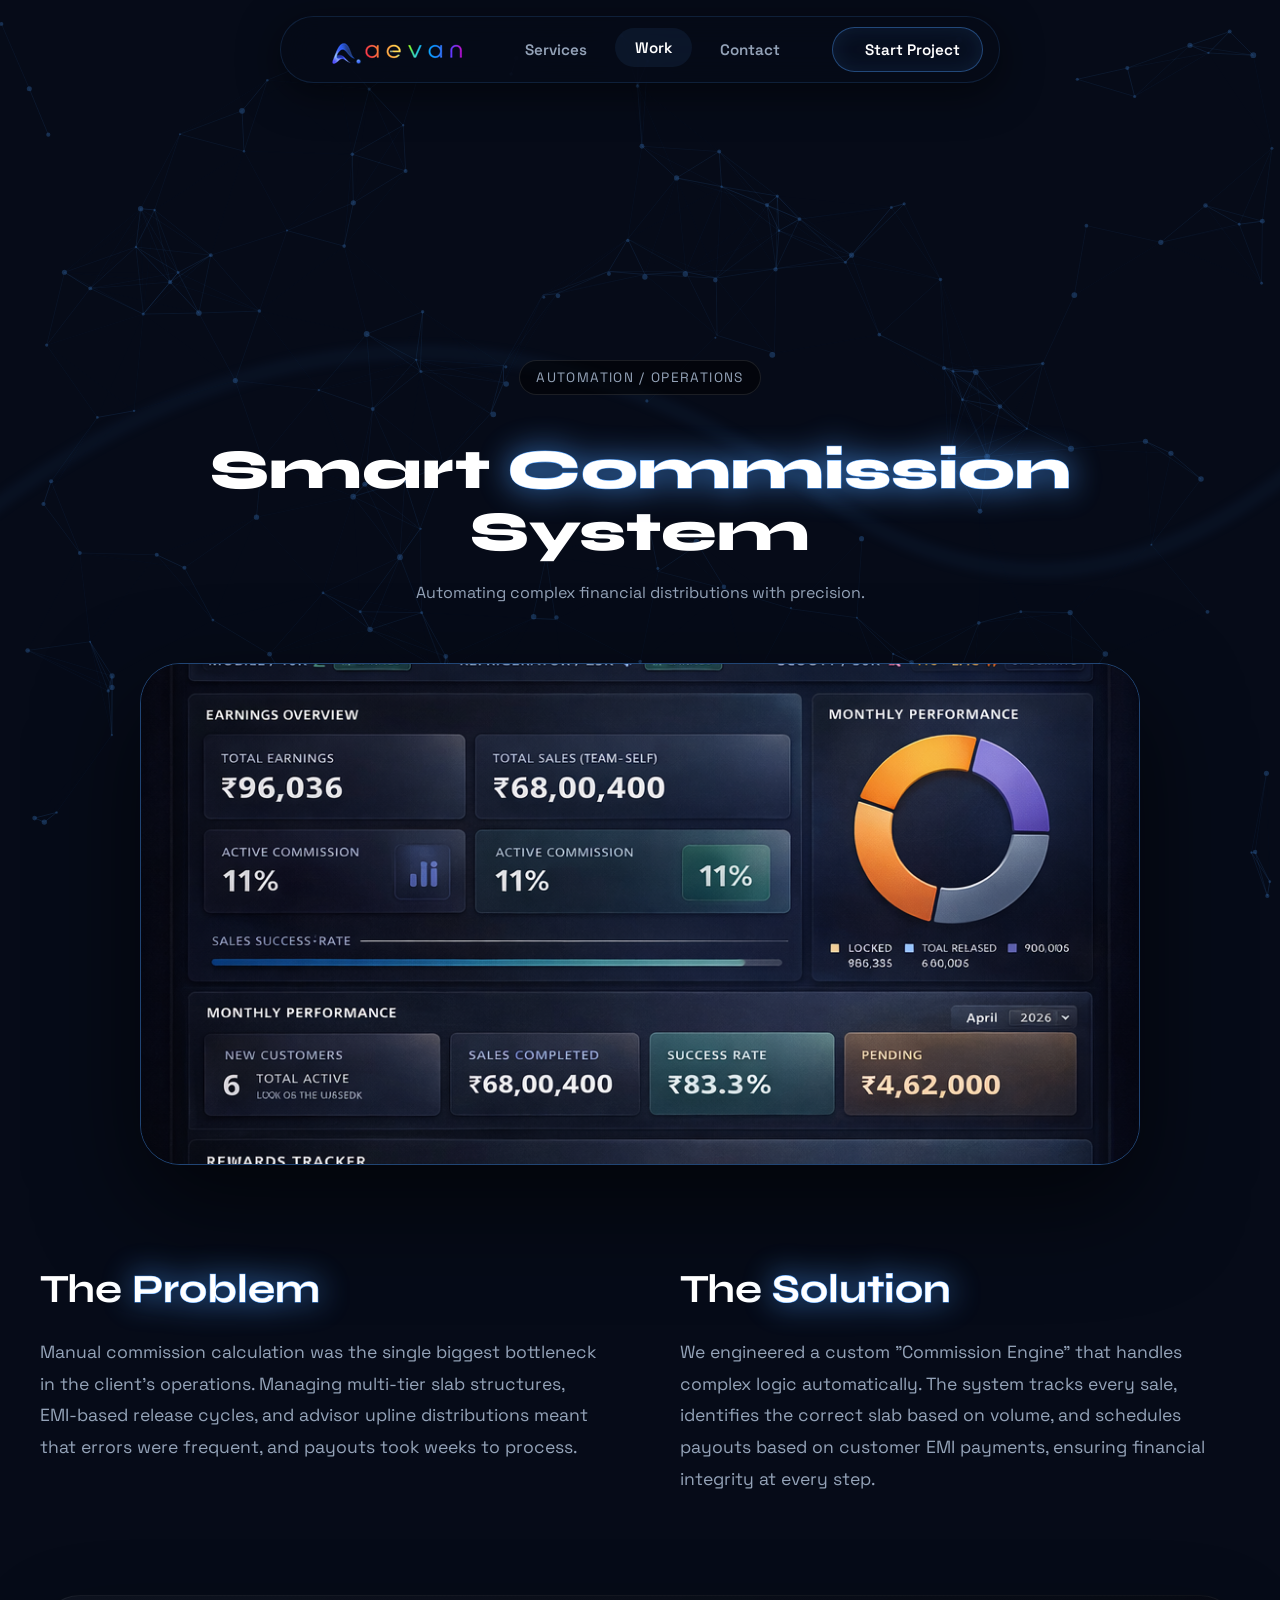
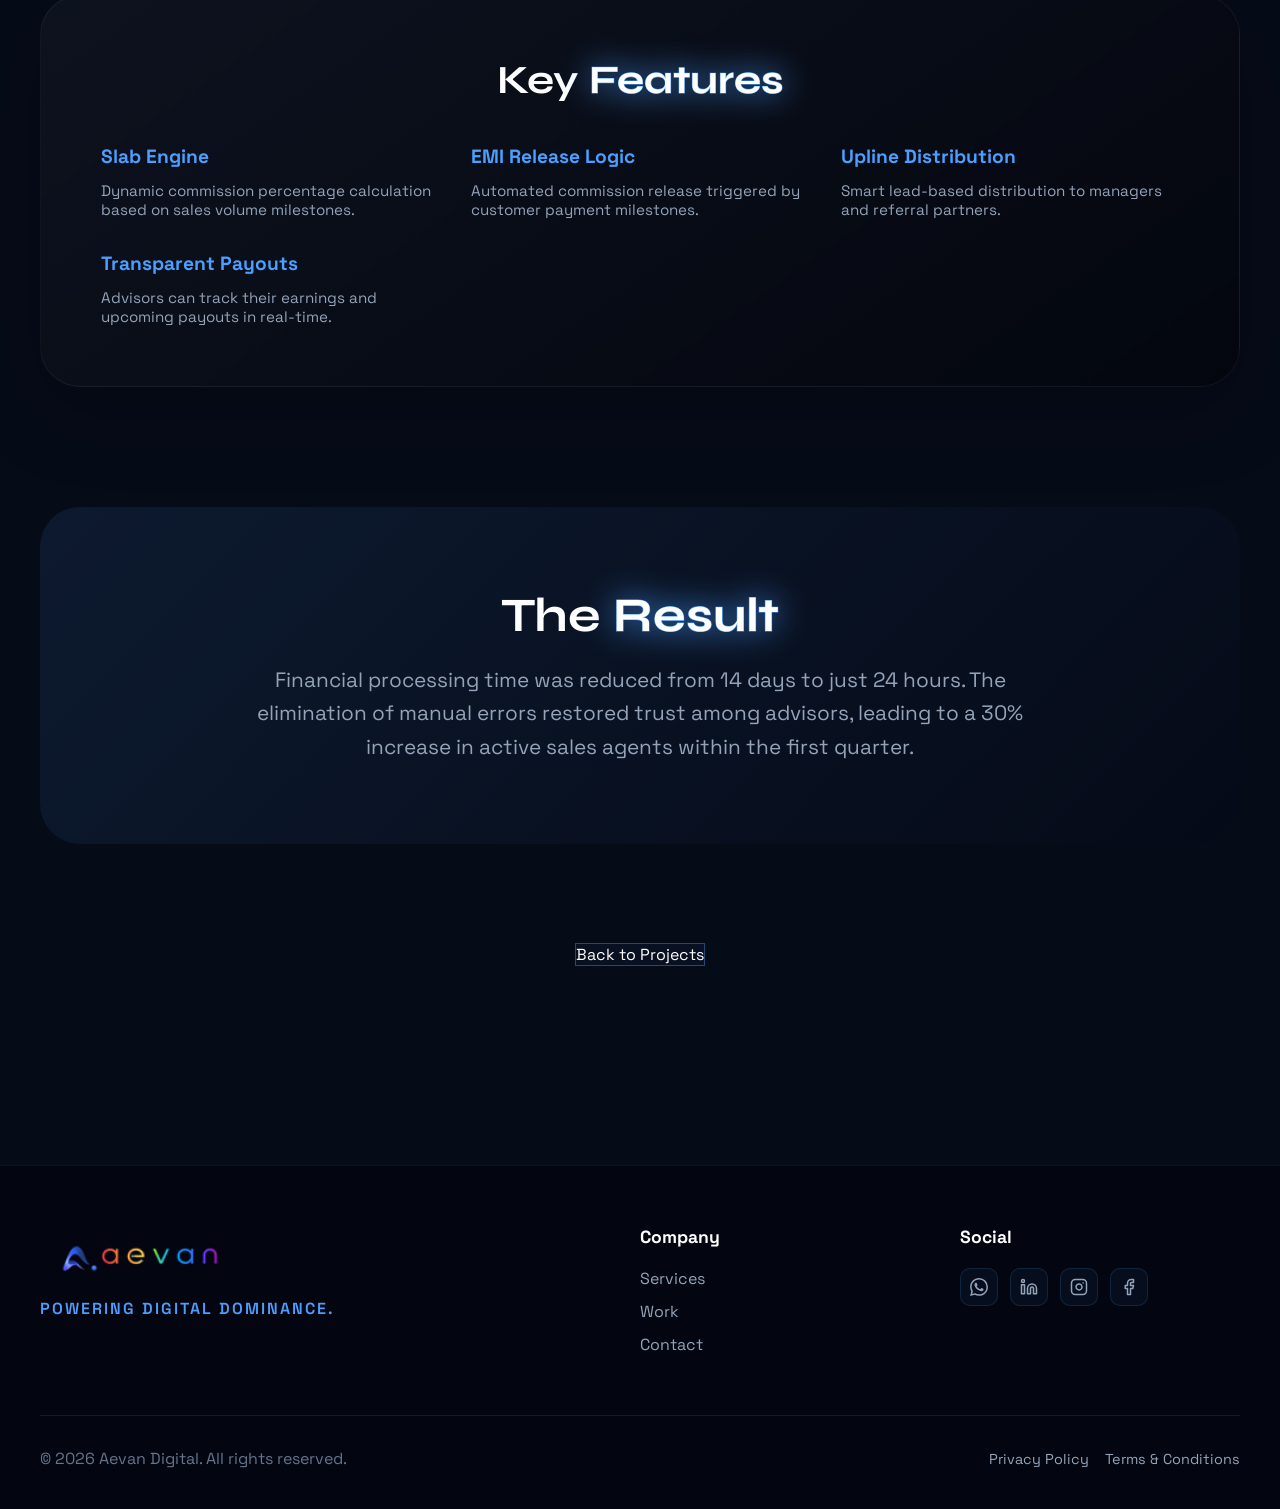
<file: commission-engine.html>
<!DOCTYPE html>
<html lang="en">

<head>
  <meta charset="UTF-8" />
  <meta name="viewport" content="width=device-width, initial-scale=1.0" />
  <meta name="description" content="Case Study: Smart Commission & Sales Management System. Automated commission tracking and payout distribution for advisors.">
  <meta name="robots" content="index, follow">
  <meta name="theme-color" content="#060b18">
  <title>Smart Commission System | Case Study | Aevan Digital</title>
  <link rel="icon" href="favicon.ico" />
  <link rel="apple-touch-icon" href="logo.png" />
  <link
    href="https://fonts.googleapis.com/css2?family=Outfit:wght@100..900&family=Syne:wght@400;500;600;700;800&family=Space+Grotesk:wght@300;400;500;600;700&display=swap"
    rel="stylesheet" />
  <link rel="stylesheet" href="style.css" />
</head>

<body>
  <canvas id="particleCanvas" aria-hidden="true"></canvas>
  <div class="ambient-curves" id="ambientParallax" aria-hidden="true">
    <div class="layer layer-1" data-depth="0.1">
      <svg viewBox="0 0 800 600" fill="none" preserveAspectRatio="none">
        <path d="M-100 400 Q200 100 500 300 Q700 450 900 200" stroke="rgba(77, 159, 255, 0.15)" stroke-width="3" filter="blur(4px)" />
      </svg>
    </div>
  </div>

  <nav class="navbar" id="navbar">
    <a href="/" class="logo">
      <img src="logo.png" alt="Aevan Digital Logo" style="height: 40px; object-fit: contain;">
    </a>
    <ul class="nav-links">
      <li><a href="/services" class="nav-link">Services</a></li>
      <li><a href="/work" class="nav-link active">Work</a></li>
      <li><a href="/contact" class="nav-link">Contact</a></li>
    </ul>
    <a href="/contact" class="btn-nav inner-glow">Start Project</a>
  </nav>

  <div id="scroll-wrapper" data-scroll-container>
    <main id="app-root">
      <div class="page-content cinematic-scroll">
        <section class="container" style="padding-top: 160px;">
          <div class="section-header fade-in-up">
            <span class="pill-label">AUTOMATION / OPERATIONS</span>
            <h1 class="section-title" style="margin-top:20px;">Smart <span class="text-glow" data-text="Commission">Commission</span> System</h1>
            <p class="section-desc">Automating complex financial distributions with precision.</p>
          </div>

          <div class="case-hero-image fade-in-up delay-1" style="margin-top: 60px; border-radius: 40px; overflow: hidden; box-shadow: 0 40px 100px rgba(0,0,0,0.6); border: 1px solid var(--border-lit); max-width: 1000px; margin-left: auto; margin-right: auto;">
            <img src="images/project2.png" alt="Smart Commission System" style="width: 100%; height: 500px; object-fit: cover; display: block;">
          </div>

          <div class="case-details-grid fade-in-up delay-2" style="display: grid; grid-template-columns: 1fr 1fr; gap: 80px; margin-top: 100px;">
            <div class="case-column">
              <h2 style="font-family:var(--font-display); font-size: 2.5rem; margin-bottom: 24px;">The <span class="text-glow" data-text="Problem">Problem</span></h2>
              <p style="color:var(--txt2); font-size: 1.1rem; line-height: 1.8;">Manual commission calculation was the single biggest bottleneck in the client's operations. Managing multi-tier slab structures, EMI-based release cycles, and advisor upline distributions meant that errors were frequent, and payouts took weeks to process.</p>
            </div>
            <div class="case-column">
              <h2 style="font-family:var(--font-display); font-size: 2.5rem; margin-bottom: 24px;">The <span class="text-glow" data-text="Solution">Solution</span></h2>
              <p style="color:var(--txt2); font-size: 1.1rem; line-height: 1.8;">We engineered a custom "Commission Engine" that handles complex logic automatically. The system tracks every sale, identifies the correct slab based on volume, and schedules payouts based on customer EMI payments, ensuring financial integrity at every step.</p>
            </div>
          </div>

          <div class="dark-panel fade-in-up delay-3" style="margin-top: 100px; padding: 60px; border-radius: 40px;">
            <h2 style="font-family:var(--font-display); font-size: 2.5rem; margin-bottom: 40px; text-align: center;">Key <span class="text-glow" data-text="Features">Features</span></h2>
            <div style="display: grid; grid-template-columns: repeat(auto-fit, minmax(280px, 1fr)); gap: 32px;">
              <div class="feature-item">
                <h4 style="color:var(--brand-blue); margin-bottom: 12px; font-size: 1.2rem;">Slab Engine</h4>
                <p style="color:var(--txt2); font-size: 0.95rem;">Dynamic commission percentage calculation based on sales volume milestones.</p>
              </div>
              <div class="feature-item">
                <h4 style="color:var(--brand-blue); margin-bottom: 12px; font-size: 1.2rem;">EMI Release Logic</h4>
                <p style="color:var(--txt2); font-size: 0.95rem;">Automated commission release triggered by customer payment milestones.</p>
              </div>
              <div class="feature-item">
                <h4 style="color:var(--brand-blue); margin-bottom: 12px; font-size: 1.2rem;">Upline Distribution</h4>
                <p style="color:var(--txt2); font-size: 0.95rem;">Smart lead-based distribution to managers and referral partners.</p>
              </div>
              <div class="feature-item">
                <h4 style="color:var(--brand-blue); margin-bottom: 12px; font-size: 1.2rem;">Transparent Payouts</h4>
                <p style="color:var(--txt2); font-size: 0.95rem;">Advisors can track their earnings and upcoming payouts in real-time.</p>
              </div>
            </div>
          </div>

          <div class="case-results fade-in-up delay-4" style="margin-top: 120px; text-align: center; background: linear-gradient(135deg, rgba(77,159,255,0.1), transparent); padding: 80px; border-radius: 40px;">
            <h2 style="font-family:var(--font-display); font-size: 3rem; margin-bottom: 20px;">The <span class="text-glow" data-text="Result">Result</span></h2>
            <p style="color:var(--txt2); font-size: 1.3rem; max-width: 800px; margin: 0 auto; line-height: 1.6;">Financial processing time was reduced from 14 days to just 24 hours. The elimination of manual errors restored trust among advisors, leading to a 30% increase in active sales agents within the first quarter.</p>
          </div>

          <div style="text-align: center; margin-top: 100px; margin-bottom: 100px;">
            <a href="/work" class="btn-outline">Back to Projects</a>
          </div>
        </section>
      </div>
    </main>

    <footer class="footer">
      <div class="footer-grid">
        <div>
          <a href="/" class="logo" style="margin-bottom: 16px;" data-route="home">
            <img src="logo.png" alt="Aevan Digital" style="height: 56px; object-fit: contain;">
          </a>
          <p style="color: var(--brand-blue); margin-bottom: 12px; font-weight: 600; text-transform: uppercase; letter-spacing: 2px;">Powering Digital Dominance.</p>
        </div>
        <div>
          <h4 class="f-title">Company</h4>
          <a href="/services" class="f-link" data-route="services">Services</a>
          <a href="/work" class="f-link" data-route="work">Work</a>
          <a href="/contact" class="f-link" data-route="contact">Contact</a>
        </div>
        <div>
          <h4 class="f-title">Social</h4>
          <div class="social-links" style="display: flex; gap: 12px; margin-top: 16px;">
            <a href="https://wa.me/918877354501" target="_blank" rel="noopener noreferrer" class="social-link" aria-label="WhatsApp">
              <svg viewBox="0 0 24 24" fill="currentColor">
                <path d="M17.472 14.382c-.297-.149-1.758-.867-2.03-.967-.273-.099-.471-.148-.67.15-.197.297-.767.966-.94 1.164-.173.199-.347.223-.644.075-.297-.15-1.255-.463-2.39-1.475-.883-.788-1.48-1.761-1.653-2.059-.173-.297-.018-.458.13-.606.134-.133.298-.347.446-.52.149-.174.198-.298.298-.497.099-.198.05-.371-.025-.52-.075-.149-.669-1.612-.916-2.207-.242-.579-.487-.5-.669-.51-.173-.008-.371-.01-.57-.01-.198 0-.52.074-.792.372-.272.297-1.04 1.016-1.04 2.479 0 1.462 1.065 2.875 1.213 3.074.149.198 2.096 3.2 5.077 4.487.709.306 1.262.489 1.694.625.712.227 1.36.195 1.871.118.571-.085 1.758-.719 2.006-1.413.248-.694.248-1.289.173-1.413-.074-.124-.272-.198-.57-.347m-5.421 7.403h-.004a9.87 9.87 0 01-5.031-1.378l-.361-.214-3.741.982.998-3.648-.235-.374a9.86 9.86 0 01-1.51-5.26c.001-5.45 4.436-9.884 9.888-9.884 2.64 0 5.122 1.03 6.988 2.898a9.825 9.825 0 012.893 6.994c-.003 5.45-4.437 9.884-9.885 9.884m8.413-18.297A11.815 11.815 0 0012.05 0C5.495 0 .16 5.335.157 11.892c0 2.096.547 4.142 1.588 5.945L.057 24l6.305-1.654a11.882 11.882 0 005.683 1.448h.005c6.554 0 11.89-5.335 11.893-11.893a11.821 11.821 0 00-3.48-8.413z" />
              </svg>
            </a>
            <a href="https://www.linkedin.com/company/aevandigital/about/" target="_blank" rel="noopener noreferrer" class="social-link" aria-label="LinkedIn">
              <svg viewBox="0 0 24 24" fill="none" stroke="currentColor" stroke-width="2" stroke-linecap="round" stroke-linejoin="round">
                <path d="M16 8a6 6 0 0 1 6 6v7h-4v-7a2 2 0 0 0-2-2 2 2 0 0 0-2 2v7h-4v-7a6 6 0 0 1 6-6z"></path>
                <rect x="2" y="9" width="4" height="12"></rect>
                <circle cx="4" cy="4" r="2"></circle>
              </svg>
            </a>
            <a href="https://www.instagram.com/aevandigital" target="_blank" rel="noopener noreferrer" class="social-link" aria-label="Instagram">
              <svg viewBox="0 0 24 24" fill="none" stroke="currentColor" stroke-width="2" stroke-linecap="round" stroke-linejoin="round">
                <rect x="2" y="2" width="20" height="20" rx="5" ry="5"></rect>
                <path d="M16 11.37A4 4 0 1 1 12.63 8 4 4 0 0 1 16 11.37z"></path>
                <line x1="17.5" y1="6.5" x2="17.51" y2="6.5"></line>
              </svg>
            </a>
            <a href="https://www.facebook.com/AevanDigital/" target="_blank" rel="noopener noreferrer" class="social-link" aria-label="Facebook">
              <svg viewBox="0 0 24 24" fill="none" stroke="currentColor" stroke-width="2" stroke-linecap="round" stroke-linejoin="round">
                <path d="M18 2h-3a5 5 0 0 0-5 5v3H7v4h3v8h4v-8h3l1-4h-4V7a1 1 0 0 1 1-1h3z"></path>
              </svg>
            </a>
          </div>
        </div>
      </div>
      <div class="footer-bottom" style="display: flex; justify-content: space-between; align-items: center; flex-wrap: wrap; gap: 16px;">
        <div>&copy; 2026 Aevan Digital. All rights reserved.</div>
        <div style="display: flex; gap: 16px; align-items: center;">
          <a href="/privacy" style="color: var(--txt2); font-size: 0.9rem; text-decoration: none; transition: color 0.3s ease;" onmouseover="this.style.color='var(--brand-blue)'" onmouseout="this.style.color='var(--txt2)'">Privacy Policy</a>
          <a href="/terms" style="color: var(--txt2); font-size: 0.9rem; text-decoration: none; transition: color 0.3s ease;" onmouseover="this.style.color='var(--brand-blue)'" onmouseout="this.style.color='var(--txt2)'">Terms & Conditions</a>
        </div>
      </div>
    </footer>
  </div>

  <script src="main.js"></script>
</body>

</html>
</file>
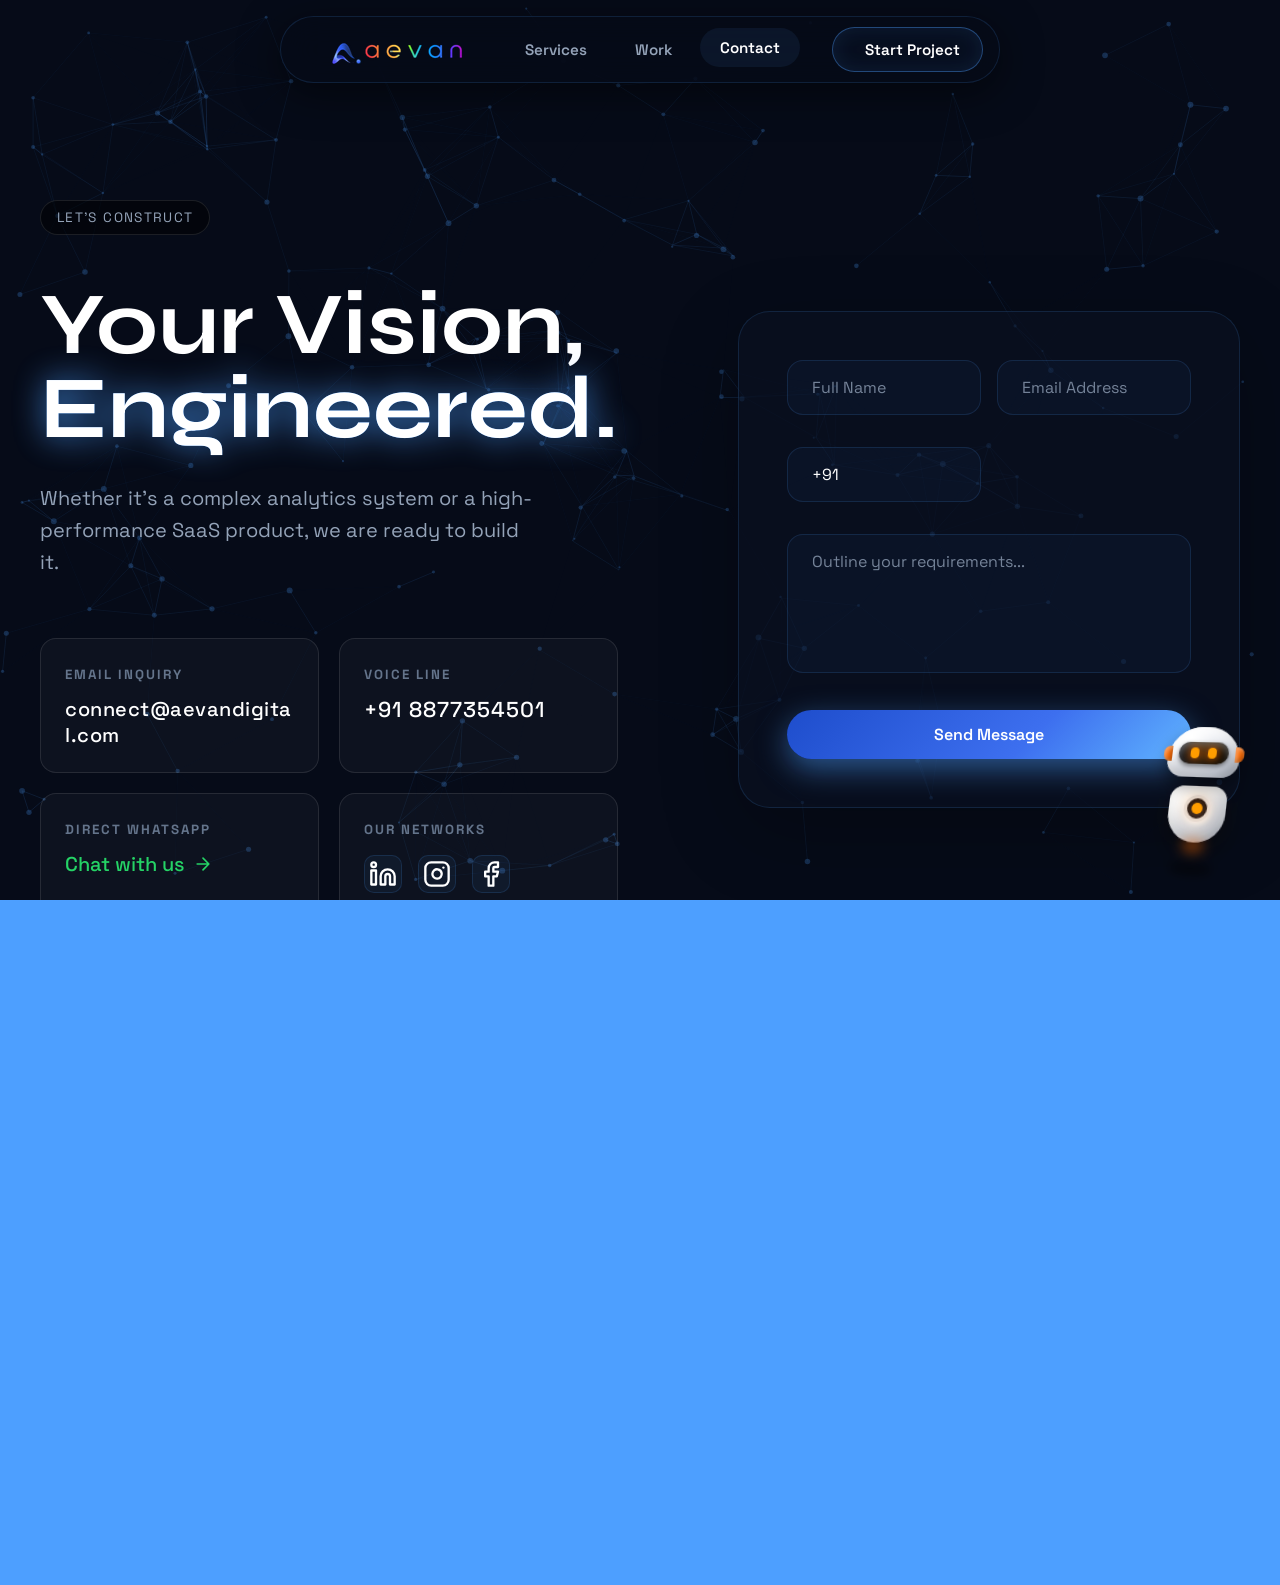
<file: contact.html>
<!DOCTYPE html>
<html lang="en">
<head>
  <meta charset="UTF-8" />
  <meta name="viewport" content="width=device-width, initial-scale=1.0" />
  <meta name="description" content="Contact Aevan Digital to build an SEO-friendly website, digital marketing system, SaaS product, AI automation workflow, mobile app, or high-performance web platform.">
  <meta name="robots" content="index, follow, max-image-preview:large">
  <meta name="theme-color" content="#060b18">
  <link rel="canonical" href="/https://www.aevandigital.com/contact">
  <meta property="og:title" content="Contact Aevan Digital | Start Your Digital Project">
  <meta property="og:description" content="Start your website, SEO, SaaS, digital marketing, or AI automation project with Aevan Digital.">
  <meta property="og:type" content="website">
  <meta property="og:url" content="https://www.aevandigital.com/contact.html">
  <meta property="og:site_name" content="Aevan Digital">
  <meta property="og:image" content="https://www.aevandigital.com/images/og-contact.png">
  <meta name="twitter:card" content="summary_large_image">
  <meta name="twitter:title" content="Contact Aevan Digital | Start Your Digital Project">
  <meta name="twitter:description" content="Start your website, SEO, SaaS, digital marketing, or AI automation project with Aevan Digital.">
  <meta name="twitter:image" content="https://www.aevandigital.com/images/og-contact.png">
  <title>Contact Aevan Digital | Start Your Digital Project</title>
  <link rel="icon" href="favicon.ico" />
  <link rel="apple-touch-icon" href="logo.png" />
  <link href="https://fonts.googleapis.com/css2?family=Outfit:wght@100..900&family=Syne:wght@400;500;600;700;800&family=Space+Grotesk:wght@300;400;500;600;700&display=swap" rel="stylesheet" />
  <link rel="stylesheet" href="style.css" />
  <script type="application/ld+json">
  {
    "@context": "https://schema.org",
    "@type": "ContactPage",
    "name": "Contact Aevan Digital",
    "url": "https://www.aevandigital.com/contact.html",
    "mainEntity": {
      "@type": "Organization",
      "name": "Aevan Digital",
      "email": "connect@aevandigital.com",
      "telephone": "+918877354501",
      "url": "https://www.aevandigital.com/"
    }
  }
  </script>
</head>
<body>

  <canvas id="particleCanvas" aria-hidden="true"></canvas>

  <nav class="navbar" id="navbar">
    <a href="/" class="logo" data-route="home">
      <img src="logo.png" alt="Aevan Digital Logo" style="height: 40px; object-fit: contain;">
    </a>
    <ul class="nav-links">
      <li><a href="/services" class="nav-link" data-route="services">Services</a></li>
      <li><a href="/work" class="nav-link" data-route="work">Work</a></li>
      <li><a href="/contact" class="nav-link active" data-route="contact">Contact</a></li>
    </ul>
    <a href="/contact" class="btn-nav inner-glow" data-route="contact">Start Project</a>
    
    <div class="hamburger" id="hamburger">
      <span></span>
      <span></span>
      <span></span>
    </div>
  </nav>

  <div class="mobile-menu" id="mobileMenu">
     <a href="/" class="mobile-link" data-route="home">Home</a>
     <a href="/services" class="mobile-link" data-route="services">Services</a>
     <a href="/work" class="mobile-link" data-route="work">Work</a>
     <a href="/contact" class="mobile-link" data-route="contact">Contact</a>
     <div class="mobile-menu-divider"></div>
     <a href="/contact" class="btn-primary" data-route="contact">Start Project</a>
  </div>

  <div id="scroll-wrapper" data-scroll-container>
    <main id="app-root">
      
    <div class="page-content">
      <section class="container" style="padding-bottom: 120px;">
          <div class="split-module fade-in-up">
            <div class="sm-content" style="padding-right: 60px;">
               <span class="pill-label">LET'S CONSTRUCT</span>
               <h1 style="font-family:var(--font-display); font-size: clamp(3.5rem, 8vw, 5.5rem); line-height: 0.95; margin-top: 24px;">Your Vision,<br/><span class="text-glow" data-text="Engineered.">Engineered.</span></h1>
               <p style="color:var(--txt2); font-size: 1.25rem; margin-top:32px; max-width: 500px; line-height: 1.6;">Whether it's a complex analytics system or a high-performance SaaS product, we are ready to build it.</p>
               
               <div style="margin-top:60px; display: grid; grid-template-columns: repeat(auto-fit, minmax(240px, 1fr)); gap: 20px;">
                <div class="contact-item" style="background: rgba(255,255,255,0.03); border: 1px solid rgba(255,255,255,0.1); border-radius: 16px; padding: 24px; transition: transform 0.3s; cursor: pointer;" onmouseover="this.style.transform='translateX(10px)'; this.style.borderColor='var(--brand-blue)';" onmouseout="this.style.transform='translateX(0)'; this.style.borderColor='rgba(255,255,255,0.1)';">
                  <small style="color:var(--txt3); text-transform: uppercase; letter-spacing: 2px; font-weight: 700;">Email Inquiry</small>
                  <div style="margin-top: 12px; font-family: 'Space Grotesk', sans-serif; font-size: 1.25rem; font-weight: 500; letter-spacing: 0.5px; word-break: break-all;"><a href="mailto:connect@aevandigital.com" style="color: #fff; text-decoration: none;">connect@aevandigital.com</a></div>
                </div>
                <div class="contact-item" style="background: rgba(255,255,255,0.03); border: 1px solid rgba(255,255,255,0.1); border-radius: 16px; padding: 24px; transition: transform 0.3s; cursor: pointer;" onmouseover="this.style.transform='translateX(10px)'; this.style.borderColor='var(--brand-blue)';" onmouseout="this.style.transform='translateX(0)'; this.style.borderColor='rgba(255,255,255,0.1)';">
                  <small style="color:var(--txt3); text-transform: uppercase; letter-spacing: 2px; font-weight: 700;">Voice Line</small>
                  <div style="margin-top: 12px; font-family: 'Space Grotesk', sans-serif; font-size: 1.35rem; font-weight: 500; letter-spacing: 1px;"><a href="tel:+918877354501" style="color: #fff; text-decoration: none;">+91 8877354501</a></div>
                </div>
                <div class="contact-item" style="background: rgba(255,255,255,0.03); border: 1px solid rgba(255,255,255,0.1); border-radius: 16px; padding: 24px; transition: transform 0.3s; cursor: pointer;" onmouseover="this.style.transform='translateX(10px)'; this.style.borderColor='#25D366';" onmouseout="this.style.transform='translateX(0)'; this.style.borderColor='rgba(255,255,255,0.1)';">
                  <small style="color:var(--txt3); text-transform: uppercase; letter-spacing: 2px; font-weight: 700;">Direct WhatsApp</small>
                  <div style="margin-top: 12px; font-family: 'Space Grotesk', sans-serif; font-size: 1.25rem; font-weight: 500;"><a href="https://wa.me/918877354501" target="_blank" style="color:#25D366; text-decoration:none; display: inline-flex; align-items: center; gap: 8px;">Chat with us <svg width="20" height="20" viewBox="0 0 24 24" fill="none" stroke="currentColor" stroke-width="2" stroke-linecap="round" stroke-linejoin="round"><path d="M5 12h14M12 5l7 7-7 7"/></svg></a></div>
                </div>
                <div class="contact-item" style="background: rgba(255,255,255,0.03); border: 1px solid rgba(255,255,255,0.1); border-radius: 16px; padding: 24px; transition: transform 0.3s; cursor: pointer;" onmouseover="this.style.transform='translateX(10px)';" onmouseout="this.style.transform='translateX(0)';">
                  <small style="color:var(--txt3); text-transform: uppercase; letter-spacing: 2px; font-weight: 700;">Our Networks</small>
                  <div class="social-links" style="display: flex; gap: 16px; margin-top: 16px;">
                    <a href="https://www.linkedin.com/company/aevandigital/about/" target="_blank" rel="noopener noreferrer" class="social-link" aria-label="LinkedIn" style="color: #fff; transition: color 0.2s;" onmouseover="this.style.color='var(--brand-blue)';" onmouseout="this.style.color='#fff';">
                      <svg viewBox="0 0 24 24" fill="none" stroke="currentColor" stroke-width="2" stroke-linecap="round" stroke-linejoin="round" style="width: 28px; height: 28px;"><path d="M16 8a6 6 0 0 1 6 6v7h-4v-7a2 2 0 0 0-2-2 2 2 0 0 0-2 2v7h-4v-7a6 6 0 0 1 6-6z"></path><rect x="2" y="9" width="4" height="12"></rect><circle cx="4" cy="4" r="2"></circle></svg>
                    </a>
                    <a href="https://www.instagram.com/aevandigital" target="_blank" rel="noopener noreferrer" class="social-link" aria-label="Instagram" style="color: #fff; transition: color 0.2s;" onmouseover="this.style.color='#E1306C';" onmouseout="this.style.color='#fff';">
                      <svg viewBox="0 0 24 24" fill="none" stroke="currentColor" stroke-width="2" stroke-linecap="round" stroke-linejoin="round" style="width: 28px; height: 28px;"><rect x="2" y="2" width="20" height="20" rx="5" ry="5"></rect><path d="M16 11.37A4 4 0 1 1 12.63 8 4 4 0 0 1 16 11.37z"></path><line x1="17.5" y1="6.5" x2="17.51" y2="6.5"></line></svg>
                    </a>
                    <a href="https://www.facebook.com/AevanDigital/" target="_blank" rel="noopener noreferrer" class="social-link" aria-label="Facebook" style="color: #fff; transition: color 0.2s;" onmouseover="this.style.color='#1877F2';" onmouseout="this.style.color='#fff';">
                      <svg viewBox="0 0 24 24" fill="none" stroke="currentColor" stroke-width="2" stroke-linecap="round" stroke-linejoin="round" style="width: 28px; height: 28px;"><path d="M18 2h-3a5 5 0 0 0-5 5v3H7v4h3v8h4v-8h3l1-4h-4V7a1 1 0 0 1 1-1h3z"></path></svg>
                    </a>
                  </div>
                </div>
               </div>
            </div>
            
            <div class="cg-form glass-panel" id="contactFormContainer">
               <div id="contactForm">
                <div class="form-row">
                  <input type="text" id="contactName" placeholder="Full Name" class="glass-input"/>
                  <input type="email" id="contactEmail" placeholder="Email Address" class="glass-input"/>
                </div>
                <div class="form-row" style="margin-top: 16px;">
                   <input type="tel" id="contactPhone" value="+91" class="glass-input" style="width: 100%;" maxlength="13"/>
                </div>
                <textarea id="contactRequirements" placeholder="Outline your requirements..." class="glass-input" rows="5" style="margin-top: 16px;"></textarea>
                <button class="btn-primary magnetic-btn" id="btnSendMessage" style="width:100%; border:none; margin-top:16px;">Send Message</button>
               </div>
               <div id="formSuccess" style="display:none; text-align:center; padding: 40px 0;">
                  <div class="s-orb" style="width:80px; height:80px; margin: 0 auto 24px; animation: none; transform: scale(1); background: var(--brand-blue);">
                     <svg viewBox="0 0 24 24" style="width:40px; height:40px; fill:none; stroke:#fff; stroke-width:3; padding-top: 20px;"><polyline points="20 6 9 17 4 12"></polyline></svg>
                  </div>
                  <h3 style="font-family:var(--font-display); font-size: 2rem; margin-bottom: 12px;">Request Received</h3>
                  <p style="color:var(--txt2);">Thank you for reaching out. We have captured your requirements and will contact you shortly.</p>
                  <button class="btn-outline" style="margin-top:24px; padding: 10px 24px; border-radius: 100px;" onclick="location.reload()">Send Another</button>
               </div>
            </div>
          </div>
      </section>
    </div>
  
    </main>

    <!-- Global Footer -->
    <footer class="footer">
      <div class="footer-grid">
        <div>
          <a href="/" class="logo" style="margin-bottom: 16px;" data-route="home">
            <img src="logo.png" alt="Aevan Digital" style="height: 56px; object-fit: contain;">
          </a>
          <p style="color: var(--brand-blue); margin-bottom: 12px; font-weight: 600; text-transform: uppercase; letter-spacing: 2px;">Powering Digital Dominance.</p>
          <p style="color: var(--txt2); margin-bottom: 24px; font-size: 0.9rem; line-height: 1.6; max-width: 260px;">We architect and engineer modern software systems designed to scale, optimized for speed, and built to give you the ultimate competitive edge.</p>
        </div>
        <div>
          <h4 class="f-title">Company</h4>
          <a href="/services" class="f-link" data-route="services">Services</a>
          <a href="/work" class="f-link" data-route="work">Work</a>
          <a href="https://aevanlabs.com" target="_blank" class="f-link">Products</a>
        </div>
        <div>
          <h4 class="f-title">Contact</h4>
          <a href="mailto:connect@aevandigital.com" class="f-link">connect@aevandigital.com</a>
          <a href="tel:+918877354501" class="f-link">+91 8877354501</a>
          <div class="social-links" style="display: flex; gap: 12px; margin-top: 16px;">
            <a href="https://wa.me/918877354501" target="_blank" rel="noopener noreferrer" class="social-link" aria-label="WhatsApp">
              <svg viewBox="0 0 24 24" fill="currentColor"><path d="M17.472 14.382c-.297-.149-1.758-.867-2.03-.967-.273-.099-.471-.148-.67.15-.197.297-.767.966-.94 1.164-.173.199-.347.223-.644.075-.297-.15-1.255-.463-2.39-1.475-.883-.788-1.48-1.761-1.653-2.059-.173-.297-.018-.458.13-.606.134-.133.298-.347.446-.52.149-.174.198-.298.298-.497.099-.198.05-.371-.025-.52-.075-.149-.669-1.612-.916-2.207-.242-.579-.487-.5-.669-.51-.173-.008-.371-.01-.57-.01-.198 0-.52.074-.792.372-.272.297-1.04 1.016-1.04 2.479 0 1.462 1.065 2.875 1.213 3.074.149.198 2.096 3.2 5.077 4.487.709.306 1.262.489 1.694.625.712.227 1.36.195 1.871.118.571-.085 1.758-.719 2.006-1.413.248-.694.248-1.289.173-1.413-.074-.124-.272-.198-.57-.347m-5.421 7.403h-.004a9.87 9.87 0 01-5.031-1.378l-.361-.214-3.741.982.998-3.648-.235-.374a9.86 9.86 0 01-1.51-5.26c.001-5.45 4.436-9.884 9.888-9.884 2.64 0 5.122 1.03 6.988 2.898a9.825 9.825 0 012.893 6.994c-.003 5.45-4.437 9.884-9.885 9.884m8.413-18.297A11.815 11.815 0 0012.05 0C5.495 0 .16 5.335.157 11.892c0 2.096.547 4.142 1.588 5.945L.057 24l6.305-1.654a11.882 11.882 0 005.683 1.448h.005c6.554 0 11.89-5.335 11.893-11.893a11.821 11.821 0 00-3.48-8.413z"/></svg>
            </a>
            <a href="https://www.linkedin.com/company/aevandigital/about/" target="_blank" rel="noopener noreferrer" class="social-link" aria-label="LinkedIn">
              <svg viewBox="0 0 24 24" fill="none" stroke="currentColor" stroke-width="2" stroke-linecap="round" stroke-linejoin="round"><path d="M16 8a6 6 0 0 1 6 6v7h-4v-7a2 2 0 0 0-2-2 2 2 0 0 0-2 2v7h-4v-7a6 6 0 0 1 6-6z"></path><rect x="2" y="9" width="4" height="12"></rect><circle cx="4" cy="4" r="2"></circle></svg>
            </a>
            <a href="https://www.instagram.com/aevandigital" target="_blank" rel="noopener noreferrer" class="social-link" aria-label="Instagram">
              <svg viewBox="0 0 24 24" fill="none" stroke="currentColor" stroke-width="2" stroke-linecap="round" stroke-linejoin="round"><rect x="2" y="2" width="20" height="20" rx="5" ry="5"></rect><path d="M16 11.37A4 4 0 1 1 12.63 8 4 4 0 0 1 16 11.37z"></path><line x1="17.5" y1="6.5" x2="17.51" y2="6.5"></line></svg>
            </a>
          </div>
        </div>
      </div>
      <div class="footer-bottom" style="display: flex; justify-content: space-between; align-items: center; flex-wrap: wrap; gap: 16px;">
        <div>&copy; 2026 Aevan Digital. All rights reserved.</div>
        <div style="display: flex; gap: 16px; align-items: center;">
          <a href="/privacy" style="color: var(--txt2); font-size: 0.9rem; text-decoration: none; transition: color 0.3s ease;" onmouseover="this.style.color='var(--brand-blue)'" onmouseout="this.style.color='var(--txt2)'">Privacy Policy</a>
          <a href="/terms" style="color: var(--txt2); font-size: 0.9rem; text-decoration: none; transition: color 0.3s ease;" onmouseover="this.style.color='var(--brand-blue)'" onmouseout="this.style.color='var(--txt2)'">Terms & Conditions</a>
        </div>
      </div>
    </footer>
  </div>

  <!-- 3D Virtual Assistant Mascot -->
   <div class="assistant-container" id="assistantMascot">
      <div class="mascot-core cute-mode">
         <div class="cute-robot">
            <div class="cr-head">
               <div class="cr-head-gloss"></div>
               <div class="cr-visor">
                  <div class="cr-eyes-track">
                     <div class="cr-eye cr-eye-l"></div>
                     <div class="cr-eye cr-eye-r"></div>
                  </div>
               </div>
               <div class="cr-ear left"></div>
               <div class="cr-ear right"></div>
            </div>
            <div class="cr-body">
               <div class="cr-body-gloss"></div>
               <div class="cr-chest-ring">
                  <div class="cr-core-light pulse-orange"></div>
               </div>
               <div class="cr-thruster"></div>
            </div>
            <div class="cr-shadow"></div>
         </div>
      </div>
      <div class="assistant-panel" id="assistantPanel">
         <div class="ap-header">
            <span class="ap-status"></span> System Online
         </div>
         <div class="ap-chat">
            <p class="ap-typing-text" id="assistantMsg"></p>
         </div>
         <div class="ap-options">
            <button class="ap-btn" data-route="contact">Build a Website</button>
            <button class="ap-btn" data-route="services">AI Automation</button>
            <button class="ap-btn" data-route="work">View Work</button>
            <button class="ap-btn" data-route="contact">Contact Us</button>
         </div>
      </div>
   </div>

  <!-- Page Transition Overlay -->
  <div id="pageTransition" style="position: fixed; top: 0; left: 0; width: 100%; height: 200vh; background: var(--brand-blue); z-index: 10000; transform: translateY(100vh); pointer-events: none;"></div>

  <script src="main.js"></script>
</body>
</html>
</file>
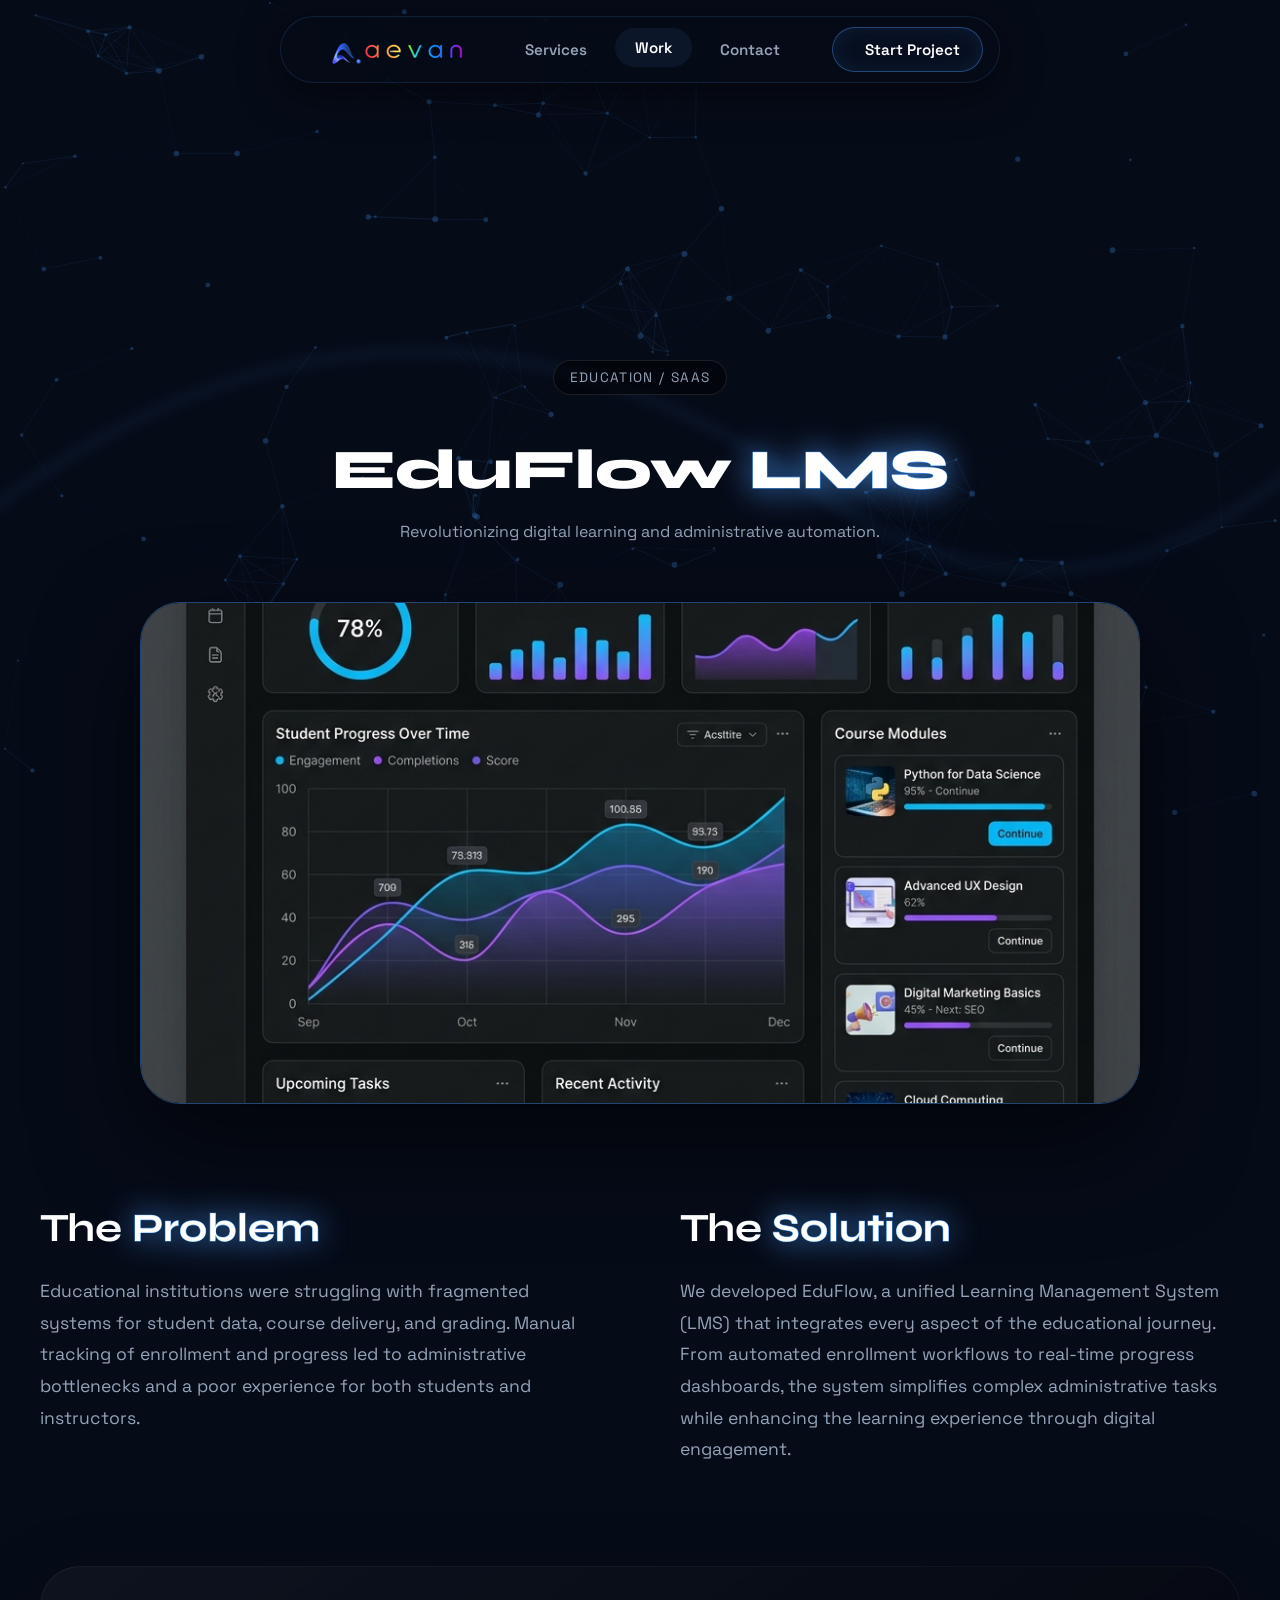
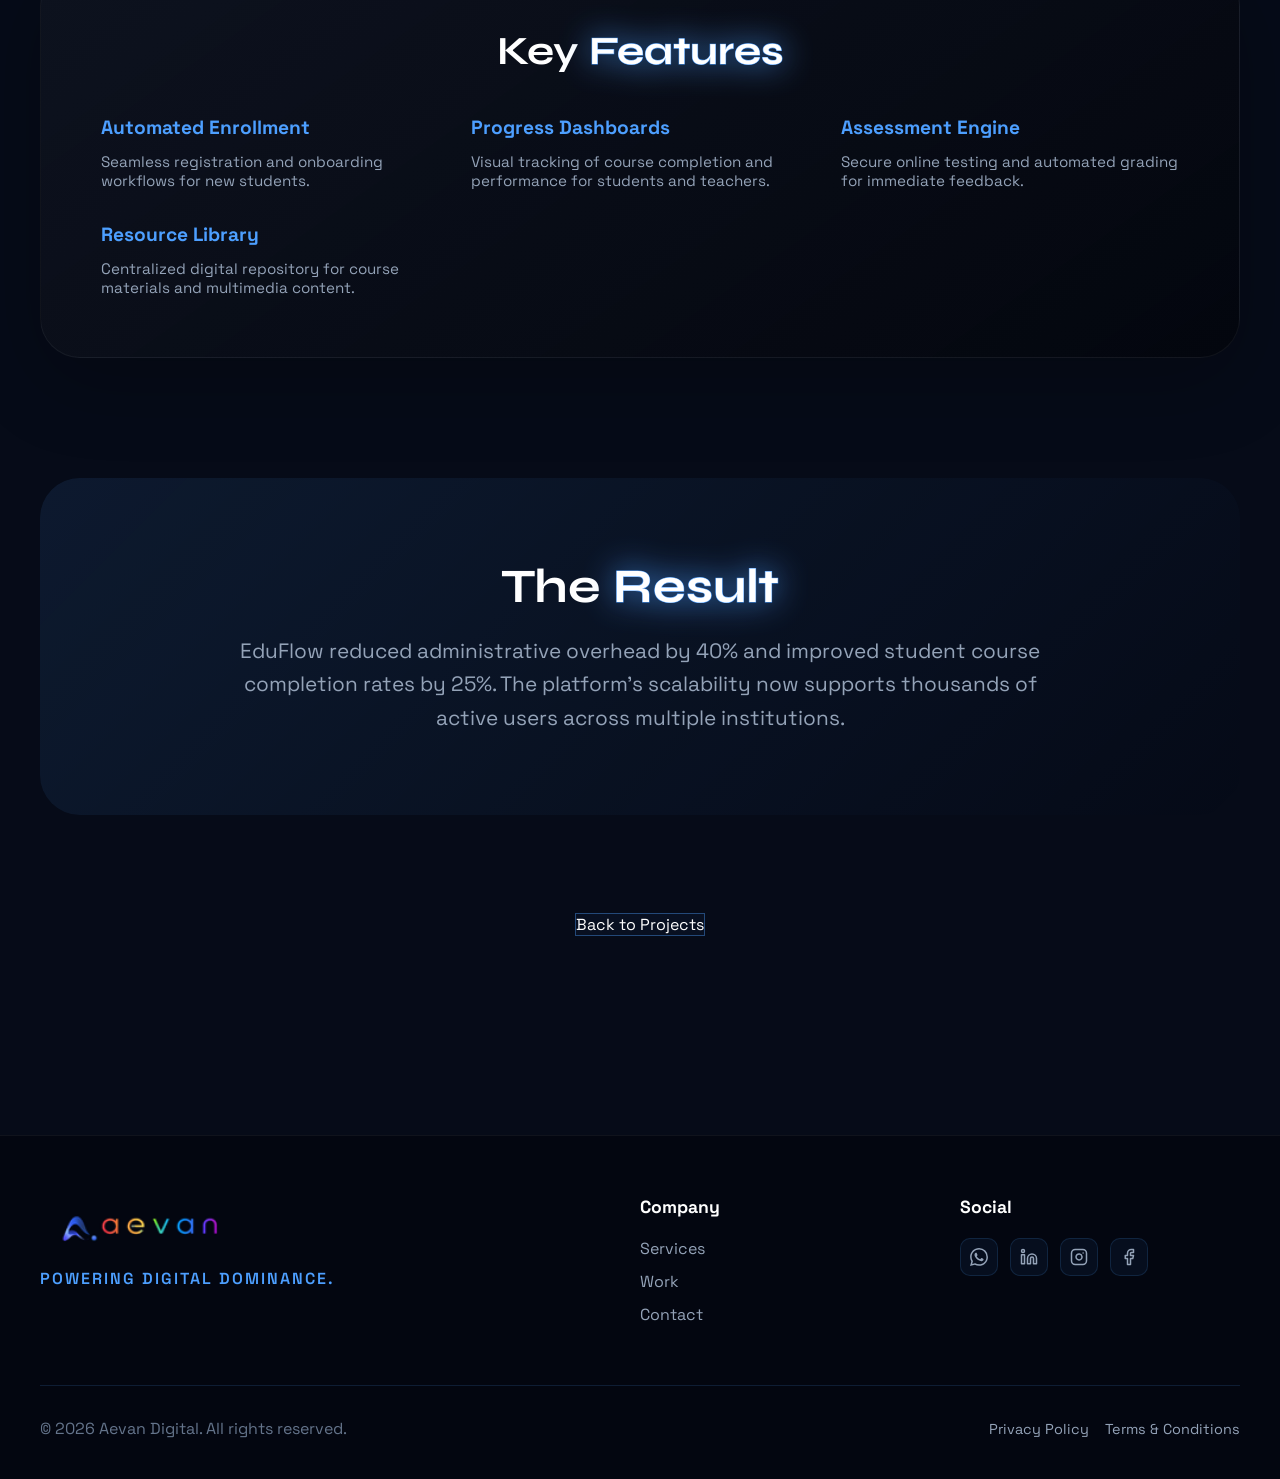
<file: eduflow-lms.html>
<!DOCTYPE html>
<html lang="en">

<head>
  <meta charset="UTF-8" />
  <meta name="viewport" content="width=device-width, initial-scale=1.0" />
  <meta name="description" content="Case Study: EduFlow LMS. A comprehensive Learning Management System for tracking student progress and automating course delivery.">
  <meta name="robots" content="index, follow">
  <meta name="theme-color" content="#060b18">
  <title>EduFlow LMS | Case Study | Aevan Digital</title>
  <link rel="icon" href="favicon.ico" />
  <link rel="apple-touch-icon" href="logo.png" />
  <link
    href="https://fonts.googleapis.com/css2?family=Outfit:wght@100..900&family=Syne:wght@400;500;600;700;800&family=Space+Grotesk:wght@300;400;500;600;700&display=swap"
    rel="stylesheet" />
  <link rel="stylesheet" href="style.css" />
</head>

<body>
  <canvas id="particleCanvas" aria-hidden="true"></canvas>
  <div class="ambient-curves" id="ambientParallax" aria-hidden="true">
    <div class="layer layer-1" data-depth="0.1">
      <svg viewBox="0 0 800 600" fill="none" preserveAspectRatio="none">
        <path d="M-100 400 Q200 100 500 300 Q700 450 900 200" stroke="rgba(77, 159, 255, 0.15)" stroke-width="3" filter="blur(4px)" />
      </svg>
    </div>
  </div>

  <nav class="navbar" id="navbar">
    <a href="/" class="logo">
      <img src="logo.png" alt="Aevan Digital Logo" style="height: 40px; object-fit: contain;">
    </a>
    <ul class="nav-links">
      <li><a href="/services" class="nav-link">Services</a></li>
      <li><a href="/work" class="nav-link active">Work</a></li>
      <li><a href="/contact" class="nav-link">Contact</a></li>
    </ul>
    <a href="/contact" class="btn-nav inner-glow">Start Project</a>
  </nav>

  <div id="scroll-wrapper" data-scroll-container>
    <main id="app-root">
      <div class="page-content cinematic-scroll">
        <section class="container" style="padding-top: 160px;">
          <div class="section-header fade-in-up">
            <span class="pill-label">EDUCATION / SAAS</span>
            <h1 class="section-title" style="margin-top:20px;">EduFlow <span class="text-glow" data-text="LMS">LMS</span></h1>
            <p class="section-desc">Revolutionizing digital learning and administrative automation.</p>
          </div>

          <div class="case-hero-image fade-in-up delay-1" style="margin-top: 60px; border-radius: 40px; overflow: hidden; box-shadow: 0 40px 100px rgba(0,0,0,0.6); border: 1px solid var(--border-lit); max-width: 1000px; margin-left: auto; margin-right: auto;">
            <img src="images/eduflow.png" alt="EduFlow LMS" style="width: 100%; height: 500px; object-fit: cover; display: block;">
          </div>

          <div class="case-details-grid fade-in-up delay-2" style="display: grid; grid-template-columns: 1fr 1fr; gap: 80px; margin-top: 100px;">
            <div class="case-column">
              <h2 style="font-family:var(--font-display); font-size: 2.5rem; margin-bottom: 24px;">The <span class="text-glow" data-text="Problem">Problem</span></h2>
              <p style="color:var(--txt2); font-size: 1.1rem; line-height: 1.8;">Educational institutions were struggling with fragmented systems for student data, course delivery, and grading. Manual tracking of enrollment and progress led to administrative bottlenecks and a poor experience for both students and instructors.</p>
            </div>
            <div class="case-column">
              <h2 style="font-family:var(--font-display); font-size: 2.5rem; margin-bottom: 24px;">The <span class="text-glow" data-text="Solution">Solution</span></h2>
              <p style="color:var(--txt2); font-size: 1.1rem; line-height: 1.8;">We developed EduFlow, a unified Learning Management System (LMS) that integrates every aspect of the educational journey. From automated enrollment workflows to real-time progress dashboards, the system simplifies complex administrative tasks while enhancing the learning experience through digital engagement.</p>
            </div>
          </div>

          <div class="dark-panel fade-in-up delay-3" style="margin-top: 100px; padding: 60px; border-radius: 40px;">
            <h2 style="font-family:var(--font-display); font-size: 2.5rem; margin-bottom: 40px; text-align: center;">Key <span class="text-glow" data-text="Features">Features</span></h2>
            <div style="display: grid; grid-template-columns: repeat(auto-fit, minmax(280px, 1fr)); gap: 32px;">
              <div class="feature-item">
                <h4 style="color:var(--brand-blue); margin-bottom: 12px; font-size: 1.2rem;">Automated Enrollment</h4>
                <p style="color:var(--txt2); font-size: 0.95rem;">Seamless registration and onboarding workflows for new students.</p>
              </div>
              <div class="feature-item">
                <h4 style="color:var(--brand-blue); margin-bottom: 12px; font-size: 1.2rem;">Progress Dashboards</h4>
                <p style="color:var(--txt2); font-size: 0.95rem;">Visual tracking of course completion and performance for students and teachers.</p>
              </div>
              <div class="feature-item">
                <h4 style="color:var(--brand-blue); margin-bottom: 12px; font-size: 1.2rem;">Assessment Engine</h4>
                <p style="color:var(--txt2); font-size: 0.95rem;">Secure online testing and automated grading for immediate feedback.</p>
              </div>
              <div class="feature-item">
                <h4 style="color:var(--brand-blue); margin-bottom: 12px; font-size: 1.2rem;">Resource Library</h4>
                <p style="color:var(--txt2); font-size: 0.95rem;">Centralized digital repository for course materials and multimedia content.</p>
              </div>
            </div>
          </div>

          <div class="case-results fade-in-up delay-4" style="margin-top: 120px; text-align: center; background: linear-gradient(135deg, rgba(77,159,255,0.1), transparent); padding: 80px; border-radius: 40px;">
            <h2 style="font-family:var(--font-display); font-size: 3rem; margin-bottom: 20px;">The <span class="text-glow" data-text="Result">Result</span></h2>
            <p style="color:var(--txt2); font-size: 1.3rem; max-width: 800px; margin: 0 auto; line-height: 1.6;">EduFlow reduced administrative overhead by 40% and improved student course completion rates by 25%. The platform's scalability now supports thousands of active users across multiple institutions.</p>
          </div>

          <div style="text-align: center; margin-top: 100px; margin-bottom: 100px;">
            <a href="/work" class="btn-outline">Back to Projects</a>
          </div>
        </section>
      </div>
    </main>

    <footer class="footer">
      <div class="footer-grid">
        <div>
          <a href="/" class="logo" style="margin-bottom: 16px;" data-route="home">
            <img src="logo.png" alt="Aevan Digital" style="height: 56px; object-fit: contain;">
          </a>
          <p style="color: var(--brand-blue); margin-bottom: 12px; font-weight: 600; text-transform: uppercase; letter-spacing: 2px;">Powering Digital Dominance.</p>
        </div>
        <div>
          <h4 class="f-title">Company</h4>
          <a href="/services" class="f-link" data-route="services">Services</a>
          <a href="/work" class="f-link" data-route="work">Work</a>
          <a href="/contact" class="f-link" data-route="contact">Contact</a>
        </div>
        <div>
          <h4 class="f-title">Social</h4>
          <div class="social-links" style="display: flex; gap: 12px; margin-top: 16px;">
            <a href="https://wa.me/918877354501" target="_blank" rel="noopener noreferrer" class="social-link" aria-label="WhatsApp">
              <svg viewBox="0 0 24 24" fill="currentColor">
                <path d="M17.472 14.382c-.297-.149-1.758-.867-2.03-.967-.273-.099-.471-.148-.67.15-.197.297-.767.966-.94 1.164-.173.199-.347.223-.644.075-.297-.15-1.255-.463-2.39-1.475-.883-.788-1.48-1.761-1.653-2.059-.173-.297-.018-.458.13-.606.134-.133.298-.347.446-.52.149-.174.198-.298.298-.497.099-.198.05-.371-.025-.52-.075-.149-.669-1.612-.916-2.207-.242-.579-.487-.5-.669-.51-.173-.008-.371-.01-.57-.01-.198 0-.52.074-.792.372-.272.297-1.04 1.016-1.04 2.479 0 1.462 1.065 2.875 1.213 3.074.149.198 2.096 3.2 5.077 4.487.709.306 1.262.489 1.694.625.712.227 1.36.195 1.871.118.571-.085 1.758-.719 2.006-1.413.248-.694.248-1.289.173-1.413-.074-.124-.272-.198-.57-.347m-5.421 7.403h-.004a9.87 9.87 0 01-5.031-1.378l-.361-.214-3.741.982.998-3.648-.235-.374a9.86 9.86 0 01-1.51-5.26c.001-5.45 4.436-9.884 9.888-9.884 2.64 0 5.122 1.03 6.988 2.898a9.825 9.825 0 012.893 6.994c-.003 5.45-4.437 9.884-9.885 9.884m8.413-18.297A11.815 11.815 0 0012.05 0C5.495 0 .16 5.335.157 11.892c0 2.096.547 4.142 1.588 5.945L.057 24l6.305-1.654a11.882 11.882 0 005.683 1.448h.005c6.554 0 11.89-5.335 11.893-11.893a11.821 11.821 0 00-3.48-8.413z" />
              </svg>
            </a>
            <a href="https://www.linkedin.com/company/aevandigital/about/" target="_blank" rel="noopener noreferrer" class="social-link" aria-label="LinkedIn">
              <svg viewBox="0 0 24 24" fill="none" stroke="currentColor" stroke-width="2" stroke-linecap="round" stroke-linejoin="round">
                <path d="M16 8a6 6 0 0 1 6 6v7h-4v-7a2 2 0 0 0-2-2 2 2 0 0 0-2 2v7h-4v-7a6 6 0 0 1 6-6z"></path>
                <rect x="2" y="9" width="4" height="12"></rect>
                <circle cx="4" cy="4" r="2"></circle>
              </svg>
            </a>
            <a href="https://www.instagram.com/aevandigital" target="_blank" rel="noopener noreferrer" class="social-link" aria-label="Instagram">
              <svg viewBox="0 0 24 24" fill="none" stroke="currentColor" stroke-width="2" stroke-linecap="round" stroke-linejoin="round">
                <rect x="2" y="2" width="20" height="20" rx="5" ry="5"></rect>
                <path d="M16 11.37A4 4 0 1 1 12.63 8 4 4 0 0 1 16 11.37z"></path>
                <line x1="17.5" y1="6.5" x2="17.51" y2="6.5"></line>
              </svg>
            </a>
            <a href="https://www.facebook.com/AevanDigital/" target="_blank" rel="noopener noreferrer" class="social-link" aria-label="Facebook">
              <svg viewBox="0 0 24 24" fill="none" stroke="currentColor" stroke-width="2" stroke-linecap="round" stroke-linejoin="round">
                <path d="M18 2h-3a5 5 0 0 0-5 5v3H7v4h3v8h4v-8h3l1-4h-4V7a1 1 0 0 1 1-1h3z"></path>
              </svg>
            </a>
          </div>
        </div>
      </div>
      <div class="footer-bottom" style="display: flex; justify-content: space-between; align-items: center; flex-wrap: wrap; gap: 16px;">
        <div>&copy; 2026 Aevan Digital. All rights reserved.</div>
        <div style="display: flex; gap: 16px; align-items: center;">
          <a href="/privacy" style="color: var(--txt2); font-size: 0.9rem; text-decoration: none; transition: color 0.3s ease;" onmouseover="this.style.color='var(--brand-blue)'" onmouseout="this.style.color='var(--txt2)'">Privacy Policy</a>
          <a href="/terms" style="color: var(--txt2); font-size: 0.9rem; text-decoration: none; transition: color 0.3s ease;" onmouseover="this.style.color='var(--brand-blue)'" onmouseout="this.style.color='var(--txt2)'">Terms & Conditions</a>
        </div>
      </div>
    </footer>
  </div>

  <script src="main.js"></script>
</body>

</html>
</file>
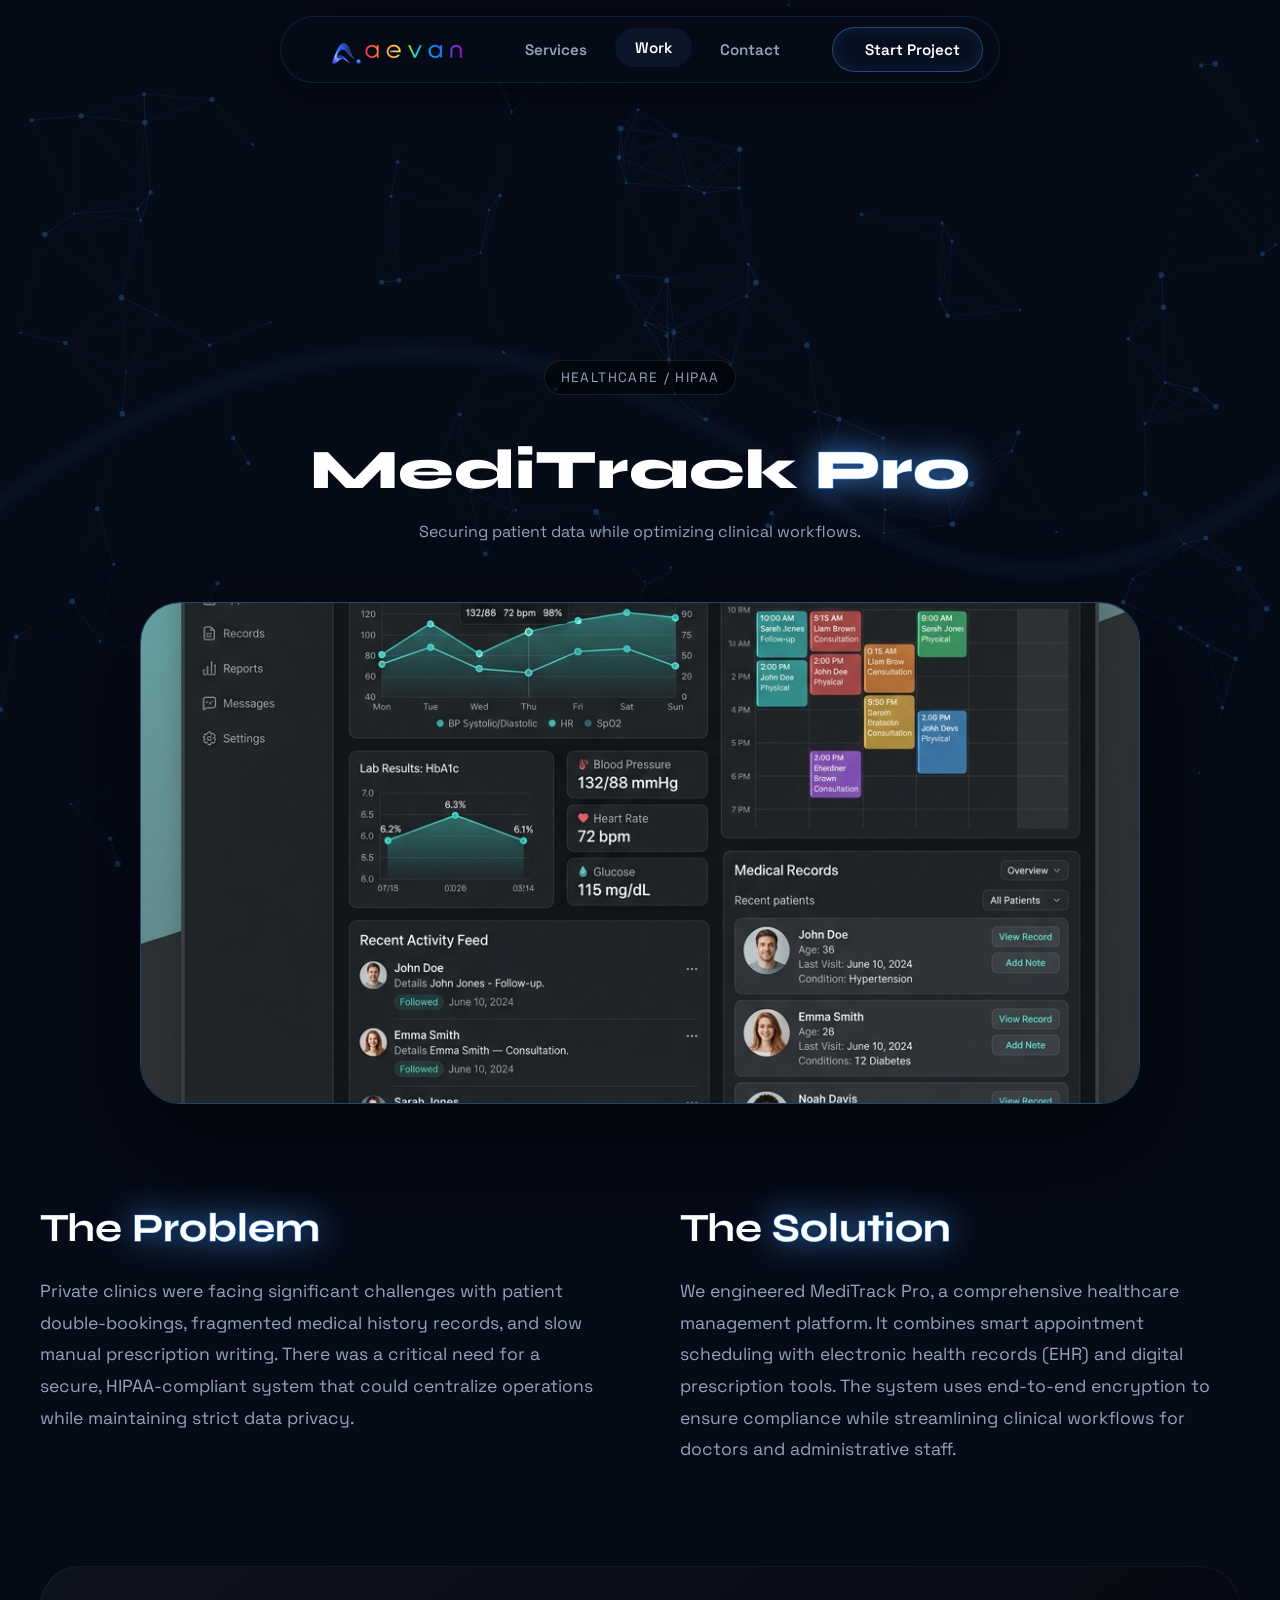
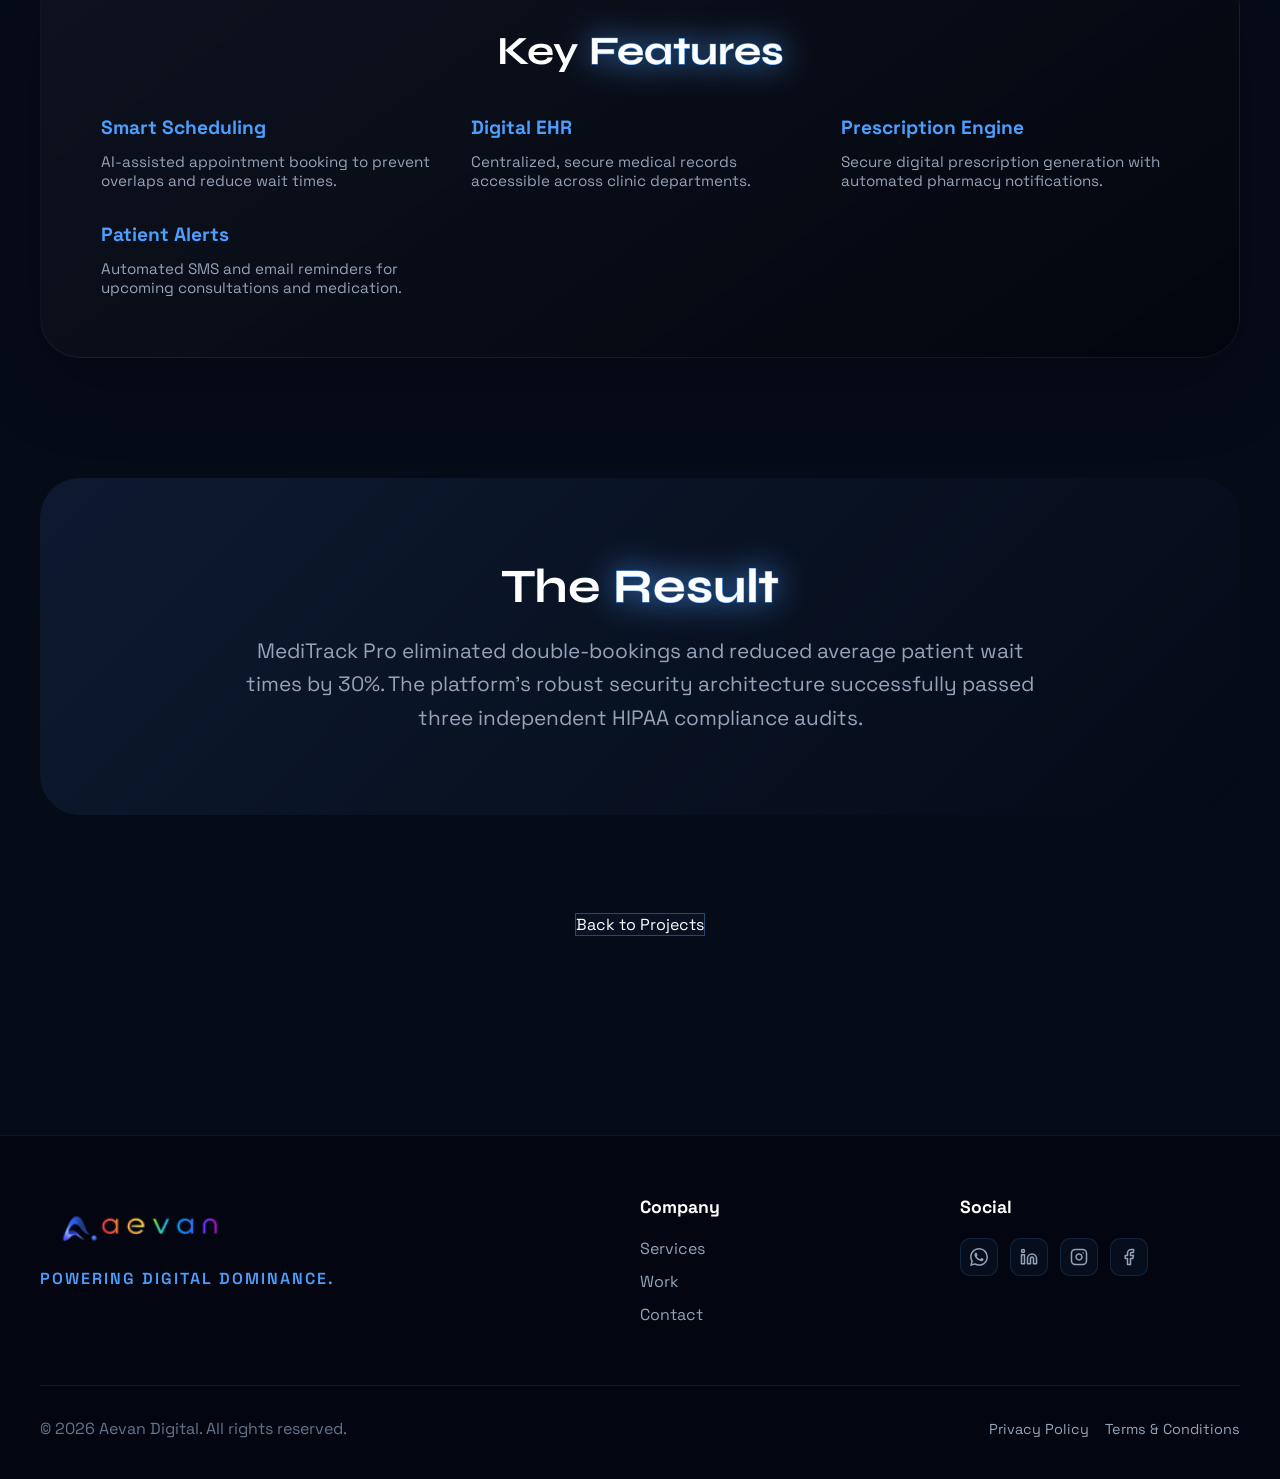
<file: meditrack-pro.html>
<!DOCTYPE html>
<html lang="en">

<head>
  <meta charset="UTF-8" />
  <meta name="viewport" content="width=device-width, initial-scale=1.0" />
  <meta name="description" content="Case Study: MediTrack Pro. A HIPAA-compliant healthcare management suite for scheduling, digital prescriptions, and health monitoring.">
  <meta name="robots" content="index, follow">
  <meta name="theme-color" content="#060b18">
  <title>MediTrack Pro | Case Study | Aevan Digital</title>
  <link rel="icon" href="favicon.ico" />
  <link rel="apple-touch-icon" href="logo.png" />
  <link
    href="https://fonts.googleapis.com/css2?family=Outfit:wght@100..900&family=Syne:wght@400;500;600;700;800&family=Space+Grotesk:wght@300;400;500;600;700&display=swap"
    rel="stylesheet" />
  <link rel="stylesheet" href="style.css" />
</head>

<body>
  <canvas id="particleCanvas" aria-hidden="true"></canvas>
  <div class="ambient-curves" id="ambientParallax" aria-hidden="true">
    <div class="layer layer-1" data-depth="0.1">
      <svg viewBox="0 0 800 600" fill="none" preserveAspectRatio="none">
        <path d="M-100 400 Q200 100 500 300 Q700 450 900 200" stroke="rgba(77, 159, 255, 0.15)" stroke-width="3" filter="blur(4px)" />
      </svg>
    </div>
  </div>

  <nav class="navbar" id="navbar">
    <a href="/" class="logo">
      <img src="logo.png" alt="Aevan Digital Logo" style="height: 40px; object-fit: contain;">
    </a>
    <ul class="nav-links">
      <li><a href="/services" class="nav-link">Services</a></li>
      <li><a href="/work" class="nav-link active">Work</a></li>
      <li><a href="/contact" class="nav-link">Contact</a></li>
    </ul>
    <a href="/contact" class="btn-nav inner-glow">Start Project</a>
  </nav>

  <div id="scroll-wrapper" data-scroll-container>
    <main id="app-root">
      <div class="page-content cinematic-scroll">
        <section class="container" style="padding-top: 160px;">
          <div class="section-header fade-in-up">
            <span class="pill-label">HEALTHCARE / HIPAA</span>
            <h1 class="section-title" style="margin-top:20px;">MediTrack <span class="text-glow" data-text="Pro">Pro</span></h1>
            <p class="section-desc">Securing patient data while optimizing clinical workflows.</p>
          </div>

          <div class="case-hero-image fade-in-up delay-1" style="margin-top: 60px; border-radius: 40px; overflow: hidden; box-shadow: 0 40px 100px rgba(0,0,0,0.6); border: 1px solid var(--border-lit); max-width: 1000px; margin-left: auto; margin-right: auto;">
            <img src="images/meditrack.png" alt="MediTrack Pro" style="width: 100%; height: 500px; object-fit: cover; display: block;">
          </div>

          <div class="case-details-grid fade-in-up delay-2" style="display: grid; grid-template-columns: 1fr 1fr; gap: 80px; margin-top: 100px;">
            <div class="case-column">
              <h2 style="font-family:var(--font-display); font-size: 2.5rem; margin-bottom: 24px;">The <span class="text-glow" data-text="Problem">Problem</span></h2>
              <p style="color:var(--txt2); font-size: 1.1rem; line-height: 1.8;">Private clinics were facing significant challenges with patient double-bookings, fragmented medical history records, and slow manual prescription writing. There was a critical need for a secure, HIPAA-compliant system that could centralize operations while maintaining strict data privacy.</p>
            </div>
            <div class="case-column">
              <h2 style="font-family:var(--font-display); font-size: 2.5rem; margin-bottom: 24px;">The <span class="text-glow" data-text="Solution">Solution</span></h2>
              <p style="color:var(--txt2); font-size: 1.1rem; line-height: 1.8;">We engineered MediTrack Pro, a comprehensive healthcare management platform. It combines smart appointment scheduling with electronic health records (EHR) and digital prescription tools. The system uses end-to-end encryption to ensure compliance while streamlining clinical workflows for doctors and administrative staff.</p>
            </div>
          </div>

          <div class="dark-panel fade-in-up delay-3" style="margin-top: 100px; padding: 60px; border-radius: 40px;">
            <h2 style="font-family:var(--font-display); font-size: 2.5rem; margin-bottom: 40px; text-align: center;">Key <span class="text-glow" data-text="Features">Features</span></h2>
            <div style="display: grid; grid-template-columns: repeat(auto-fit, minmax(280px, 1fr)); gap: 32px;">
              <div class="feature-item">
                <h4 style="color:var(--brand-blue); margin-bottom: 12px; font-size: 1.2rem;">Smart Scheduling</h4>
                <p style="color:var(--txt2); font-size: 0.95rem;">AI-assisted appointment booking to prevent overlaps and reduce wait times.</p>
              </div>
              <div class="feature-item">
                <h4 style="color:var(--brand-blue); margin-bottom: 12px; font-size: 1.2rem;">Digital EHR</h4>
                <p style="color:var(--txt2); font-size: 0.95rem;">Centralized, secure medical records accessible across clinic departments.</p>
              </div>
              <div class="feature-item">
                <h4 style="color:var(--brand-blue); margin-bottom: 12px; font-size: 1.2rem;">Prescription Engine</h4>
                <p style="color:var(--txt2); font-size: 0.95rem;">Secure digital prescription generation with automated pharmacy notifications.</p>
              </div>
              <div class="feature-item">
                <h4 style="color:var(--brand-blue); margin-bottom: 12px; font-size: 1.2rem;">Patient Alerts</h4>
                <p style="color:var(--txt2); font-size: 0.95rem;">Automated SMS and email reminders for upcoming consultations and medication.</p>
              </div>
            </div>
          </div>

          <div class="case-results fade-in-up delay-4" style="margin-top: 120px; text-align: center; background: linear-gradient(135deg, rgba(77,159,255,0.1), transparent); padding: 80px; border-radius: 40px;">
            <h2 style="font-family:var(--font-display); font-size: 3rem; margin-bottom: 20px;">The <span class="text-glow" data-text="Result">Result</span></h2>
            <p style="color:var(--txt2); font-size: 1.3rem; max-width: 800px; margin: 0 auto; line-height: 1.6;">MediTrack Pro eliminated double-bookings and reduced average patient wait times by 30%. The platform's robust security architecture successfully passed three independent HIPAA compliance audits.</p>
          </div>

          <div style="text-align: center; margin-top: 100px; margin-bottom: 100px;">
            <a href="/work" class="btn-outline">Back to Projects</a>
          </div>
        </section>
      </div>
    </main>

    <footer class="footer">
      <div class="footer-grid">
        <div>
          <a href="/" class="logo" style="margin-bottom: 16px;" data-route="home">
            <img src="logo.png" alt="Aevan Digital" style="height: 56px; object-fit: contain;">
          </a>
          <p style="color: var(--brand-blue); margin-bottom: 12px; font-weight: 600; text-transform: uppercase; letter-spacing: 2px;">Powering Digital Dominance.</p>
        </div>
        <div>
          <h4 class="f-title">Company</h4>
          <a href="/services" class="f-link" data-route="services">Services</a>
          <a href="/work" class="f-link" data-route="work">Work</a>
          <a href="/contact" class="f-link" data-route="contact">Contact</a>
        </div>
        <div>
          <h4 class="f-title">Social</h4>
          <div class="social-links" style="display: flex; gap: 12px; margin-top: 16px;">
            <a href="https://wa.me/918877354501" target="_blank" rel="noopener noreferrer" class="social-link" aria-label="WhatsApp">
              <svg viewBox="0 0 24 24" fill="currentColor">
                <path d="M17.472 14.382c-.297-.149-1.758-.867-2.03-.967-.273-.099-.471-.148-.67.15-.197.297-.767.966-.94 1.164-.173.199-.347.223-.644.075-.297-.15-1.255-.463-2.39-1.475-.883-.788-1.48-1.761-1.653-2.059-.173-.297-.018-.458.13-.606.134-.133.298-.347.446-.52.149-.174.198-.298.298-.497.099-.198.05-.371-.025-.52-.075-.149-.669-1.612-.916-2.207-.242-.579-.487-.5-.669-.51-.173-.008-.371-.01-.57-.01-.198 0-.52.074-.792.372-.272.297-1.04 1.016-1.04 2.479 0 1.462 1.065 2.875 1.213 3.074.149.198 2.096 3.2 5.077 4.487.709.306 1.262.489 1.694.625.712.227 1.36.195 1.871.118.571-.085 1.758-.719 2.006-1.413.248-.694.248-1.289.173-1.413-.074-.124-.272-.198-.57-.347m-5.421 7.403h-.004a9.87 9.87 0 01-5.031-1.378l-.361-.214-3.741.982.998-3.648-.235-.374a9.86 9.86 0 01-1.51-5.26c.001-5.45 4.436-9.884 9.888-9.884 2.64 0 5.122 1.03 6.988 2.898a9.825 9.825 0 012.893 6.994c-.003 5.45-4.437 9.884-9.885 9.884m8.413-18.297A11.815 11.815 0 0012.05 0C5.495 0 .16 5.335.157 11.892c0 2.096.547 4.142 1.588 5.945L.057 24l6.305-1.654a11.882 11.882 0 005.683 1.448h.005c6.554 0 11.89-5.335 11.893-11.893a11.821 11.821 0 00-3.48-8.413z" />
              </svg>
            </a>
            <a href="https://www.linkedin.com/company/aevandigital/about/" target="_blank" rel="noopener noreferrer" class="social-link" aria-label="LinkedIn">
              <svg viewBox="0 0 24 24" fill="none" stroke="currentColor" stroke-width="2" stroke-linecap="round" stroke-linejoin="round">
                <path d="M16 8a6 6 0 0 1 6 6v7h-4v-7a2 2 0 0 0-2-2 2 2 0 0 0-2 2v7h-4v-7a6 6 0 0 1 6-6z"></path>
                <rect x="2" y="9" width="4" height="12"></rect>
                <circle cx="4" cy="4" r="2"></circle>
              </svg>
            </a>
            <a href="https://www.instagram.com/aevandigital" target="_blank" rel="noopener noreferrer" class="social-link" aria-label="Instagram">
              <svg viewBox="0 0 24 24" fill="none" stroke="currentColor" stroke-width="2" stroke-linecap="round" stroke-linejoin="round">
                <rect x="2" y="2" width="20" height="20" rx="5" ry="5"></rect>
                <path d="M16 11.37A4 4 0 1 1 12.63 8 4 4 0 0 1 16 11.37z"></path>
                <line x1="17.5" y1="6.5" x2="17.51" y2="6.5"></line>
              </svg>
            </a>
            <a href="https://www.facebook.com/AevanDigital/" target="_blank" rel="noopener noreferrer" class="social-link" aria-label="Facebook">
              <svg viewBox="0 0 24 24" fill="none" stroke="currentColor" stroke-width="2" stroke-linecap="round" stroke-linejoin="round">
                <path d="M18 2h-3a5 5 0 0 0-5 5v3H7v4h3v8h4v-8h3l1-4h-4V7a1 1 0 0 1 1-1h3z"></path>
              </svg>
            </a>
          </div>
        </div>
      </div>
      <div class="footer-bottom" style="display: flex; justify-content: space-between; align-items: center; flex-wrap: wrap; gap: 16px;">
        <div>&copy; 2026 Aevan Digital. All rights reserved.</div>
        <div style="display: flex; gap: 16px; align-items: center;">
          <a href="/privacy" style="color: var(--txt2); font-size: 0.9rem; text-decoration: none; transition: color 0.3s ease;" onmouseover="this.style.color='var(--brand-blue)'" onmouseout="this.style.color='var(--txt2)'">Privacy Policy</a>
          <a href="/terms" style="color: var(--txt2); font-size: 0.9rem; text-decoration: none; transition: color 0.3s ease;" onmouseover="this.style.color='var(--brand-blue)'" onmouseout="this.style.color='var(--txt2)'">Terms & Conditions</a>
        </div>
      </div>
    </footer>
  </div>

  <script src="main.js"></script>
</body>

</html>
</file>
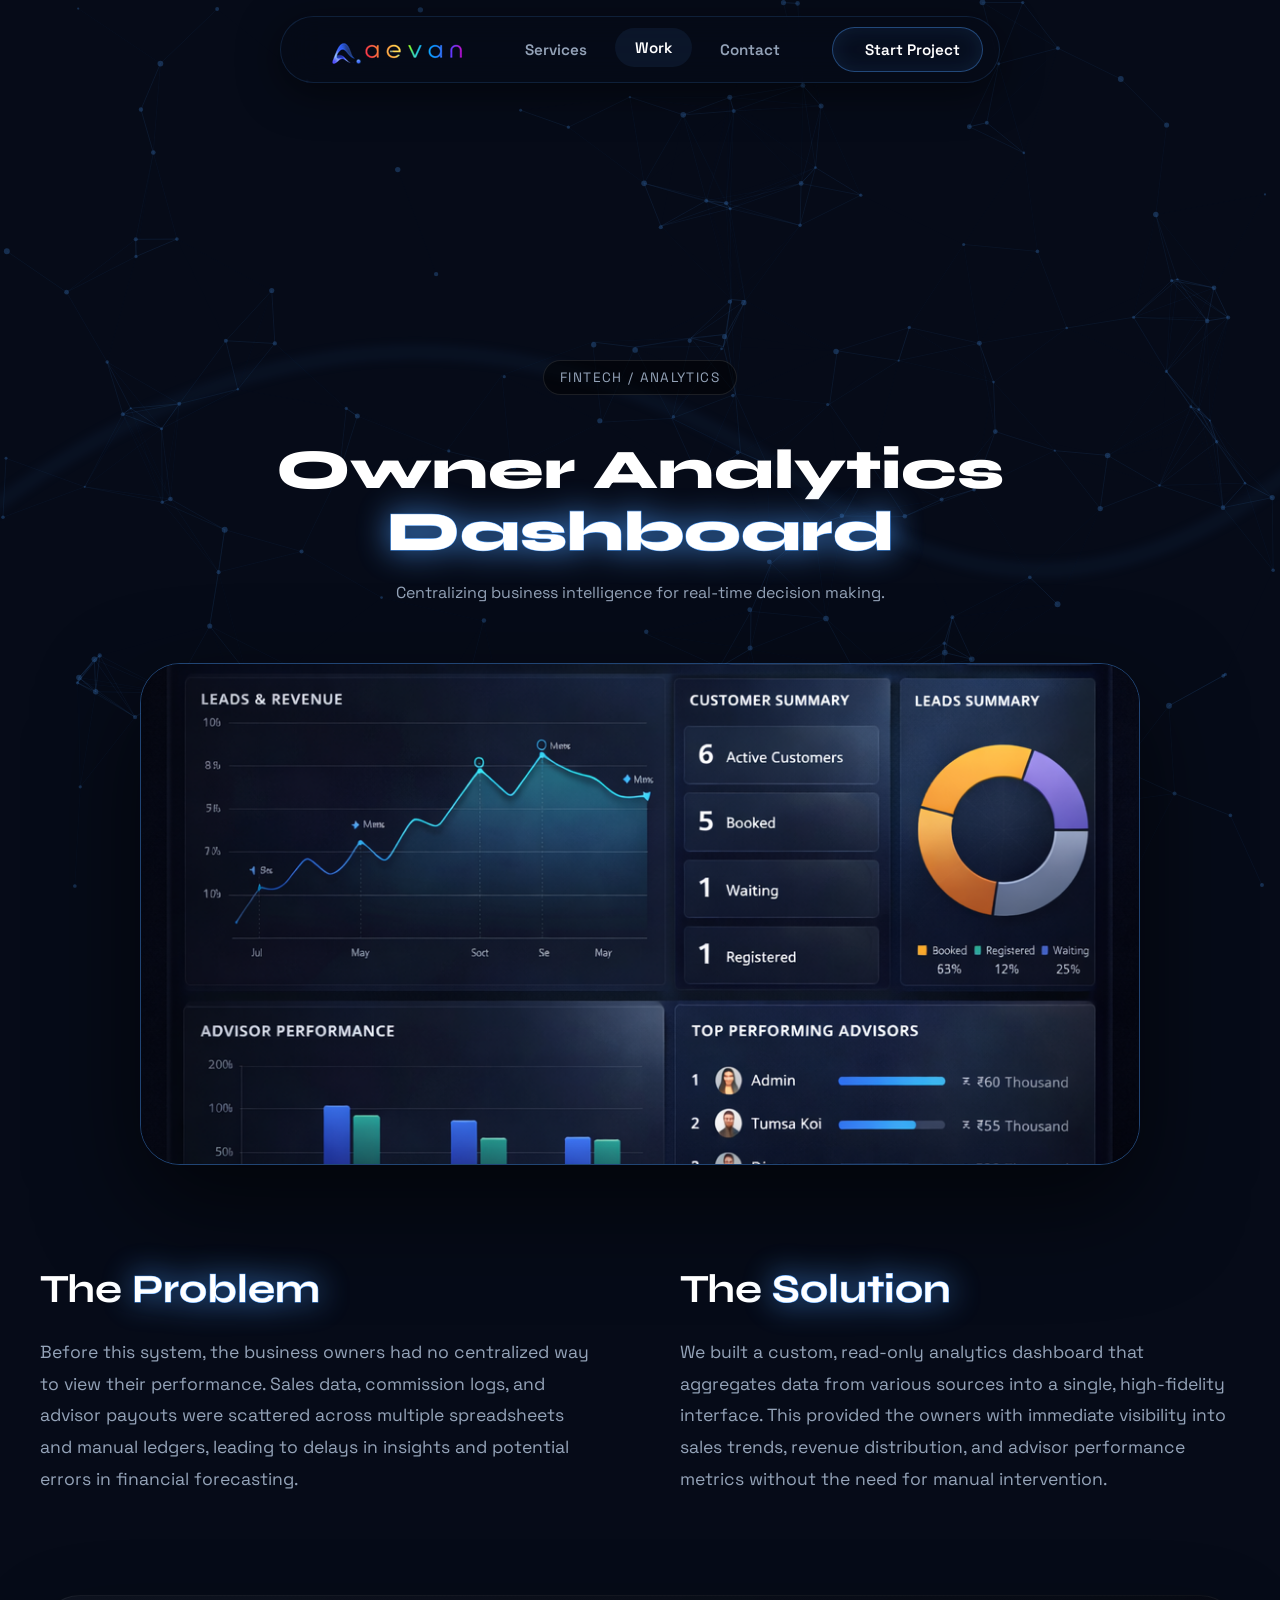
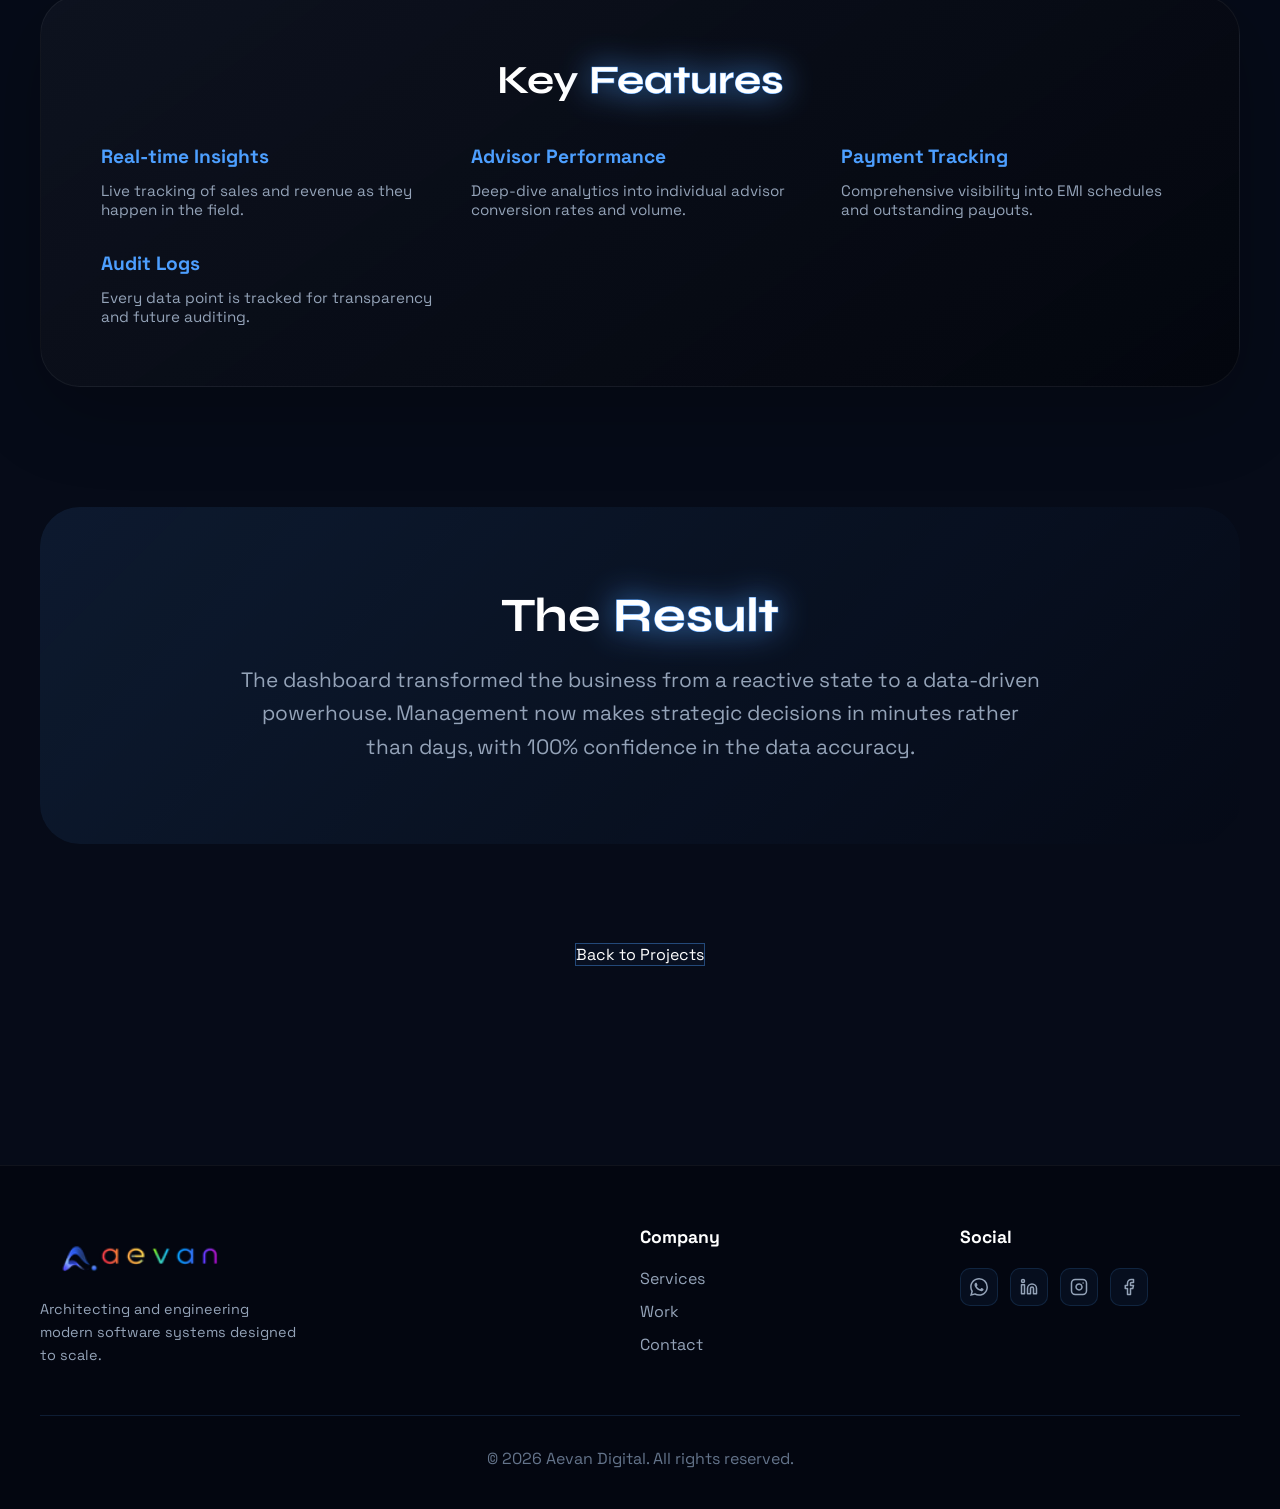
<file: owner-analytics.html>
<!DOCTYPE html>
<html lang="en">

<head>
  <meta charset="UTF-8" />
  <meta name="viewport" content="width=device-width, initial-scale=1.0" />
  <meta name="description" content="Case Study: Owner Analytics Dashboard. A centralized visibility system for business performance, sales, and commissions.">
  <meta name="robots" content="index, follow">
  <meta name="theme-color" content="#060b18">
  <title>Owner Analytics Dashboard | Case Study | Aevan Digital</title>
  <link rel="icon" href="favicon.ico" />
  <link rel="apple-touch-icon" href="logo.png" />
  <link
    href="https://fonts.googleapis.com/css2?family=Outfit:wght@100..900&family=Syne:wght@400;500;600;700;800&family=Space+Grotesk:wght@300;400;500;600;700&display=swap"
    rel="stylesheet" />
  <link rel="stylesheet" href="style.css" />
</head>

<body>
  <canvas id="particleCanvas" aria-hidden="true"></canvas>
  <div class="ambient-curves" id="ambientParallax" aria-hidden="true">
    <div class="layer layer-1" data-depth="0.1">
      <svg viewBox="0 0 800 600" fill="none" preserveAspectRatio="none">
        <path d="M-100 400 Q200 100 500 300 Q700 450 900 200" stroke="rgba(77, 159, 255, 0.15)" stroke-width="3" filter="blur(4px)" />
      </svg>
    </div>
  </div>

  <nav class="navbar" id="navbar">
    <a href="/" class="logo">
      <img src="logo.png" alt="Aevan Digital Logo" style="height: 40px; object-fit: contain;">
    </a>
    <ul class="nav-links">
      <li><a href="/services" class="nav-link">Services</a></li>
      <li><a href="/work" class="nav-link active">Work</a></li>
      <li><a href="/contact" class="nav-link">Contact</a></li>
    </ul>
    <a href="/contact" class="btn-nav inner-glow">Start Project</a>
  </nav>

  <div id="scroll-wrapper" data-scroll-container>
    <main id="app-root">
      <div class="page-content cinematic-scroll">
        <section class="container" style="padding-top: 160px;">
          <div class="section-header fade-in-up">
            <span class="pill-label">FINTECH / ANALYTICS</span>
            <h1 class="section-title" style="margin-top:20px;">Owner Analytics <span class="text-glow" data-text="Dashboard">Dashboard</span></h1>
            <p class="section-desc">Centralizing business intelligence for real-time decision making.</p>
          </div>

          <div class="case-hero-image fade-in-up delay-1" style="margin-top: 60px; border-radius: 40px; overflow: hidden; box-shadow: 0 40px 100px rgba(0,0,0,0.6); border: 1px solid var(--border-lit); max-width: 1000px; margin-left: auto; margin-right: auto;">
            <img src="images/project1.png" alt="Owner Analytics Dashboard" style="width: 100%; height: 500px; object-fit: cover; display: block;">
          </div>

          <div class="case-details-grid fade-in-up delay-2" style="display: grid; grid-template-columns: 1fr 1fr; gap: 80px; margin-top: 100px;">
            <div class="case-column">
              <h2 style="font-family:var(--font-display); font-size: 2.5rem; margin-bottom: 24px;">The <span class="text-glow" data-text="Problem">Problem</span></h2>
              <p style="color:var(--txt2); font-size: 1.1rem; line-height: 1.8;">Before this system, the business owners had no centralized way to view their performance. Sales data, commission logs, and advisor payouts were scattered across multiple spreadsheets and manual ledgers, leading to delays in insights and potential errors in financial forecasting.</p>
            </div>
            <div class="case-column">
              <h2 style="font-family:var(--font-display); font-size: 2.5rem; margin-bottom: 24px;">The <span class="text-glow" data-text="Solution">Solution</span></h2>
              <p style="color:var(--txt2); font-size: 1.1rem; line-height: 1.8;">We built a custom, read-only analytics dashboard that aggregates data from various sources into a single, high-fidelity interface. This provided the owners with immediate visibility into sales trends, revenue distribution, and advisor performance metrics without the need for manual intervention.</p>
            </div>
          </div>

          <div class="dark-panel fade-in-up delay-3" style="margin-top: 100px; padding: 60px; border-radius: 40px;">
            <h2 style="font-family:var(--font-display); font-size: 2.5rem; margin-bottom: 40px; text-align: center;">Key <span class="text-glow" data-text="Features">Features</span></h2>
            <div style="display: grid; grid-template-columns: repeat(auto-fit, minmax(280px, 1fr)); gap: 32px;">
              <div class="feature-item">
                <h4 style="color:var(--brand-blue); margin-bottom: 12px; font-size: 1.2rem;">Real-time Insights</h4>
                <p style="color:var(--txt2); font-size: 0.95rem;">Live tracking of sales and revenue as they happen in the field.</p>
              </div>
              <div class="feature-item">
                <h4 style="color:var(--brand-blue); margin-bottom: 12px; font-size: 1.2rem;">Advisor Performance</h4>
                <p style="color:var(--txt2); font-size: 0.95rem;">Deep-dive analytics into individual advisor conversion rates and volume.</p>
              </div>
              <div class="feature-item">
                <h4 style="color:var(--brand-blue); margin-bottom: 12px; font-size: 1.2rem;">Payment Tracking</h4>
                <p style="color:var(--txt2); font-size: 0.95rem;">Comprehensive visibility into EMI schedules and outstanding payouts.</p>
              </div>
              <div class="feature-item">
                <h4 style="color:var(--brand-blue); margin-bottom: 12px; font-size: 1.2rem;">Audit Logs</h4>
                <p style="color:var(--txt2); font-size: 0.95rem;">Every data point is tracked for transparency and future auditing.</p>
              </div>
            </div>
          </div>

          <div class="case-results fade-in-up delay-4" style="margin-top: 120px; text-align: center; background: linear-gradient(135deg, rgba(77,159,255,0.1), transparent); padding: 80px; border-radius: 40px;">
            <h2 style="font-family:var(--font-display); font-size: 3rem; margin-bottom: 20px;">The <span class="text-glow" data-text="Result">Result</span></h2>
            <p style="color:var(--txt2); font-size: 1.3rem; max-width: 800px; margin: 0 auto; line-height: 1.6;">The dashboard transformed the business from a reactive state to a data-driven powerhouse. Management now makes strategic decisions in minutes rather than days, with 100% confidence in the data accuracy.</p>
          </div>

          <div style="text-align: center; margin-top: 100px; margin-bottom: 100px;">
            <a href="/work" class="btn-outline">Back to Projects</a>
          </div>
        </section>
      </div>
    </main>

    <footer class="footer">
      <div class="footer-grid">
        <div>
          <a href="/" class="logo" style="margin-bottom: 16px;">
            <img src="logo.png" alt="Aevan Digital" style="height: 56px; object-fit: contain;">
          </a>
          <p style="color: var(--txt2); font-size: 0.9rem; line-height: 1.6; max-width: 260px;">Architecting and engineering modern software systems designed to scale.</p>
        </div>
        <div>
          <h4 class="f-title">Company</h4>
          <a href="/services" class="f-link">Services</a>
          <a href="/work" class="f-link">Work</a>
          <a href="/contact" class="f-link">Contact</a>
        </div>
        <div>
          <h4 class="f-title">Social</h4>
          <div class="social-links" style="display: flex; gap: 12px; margin-top: 16px;">
            <a href="https://wa.me/918877354501" target="_blank" rel="noopener noreferrer" class="social-link" aria-label="WhatsApp">
              <svg viewBox="0 0 24 24" fill="currentColor"><path d="M17.472 14.382c-.297-.149-1.758-.867-2.03-.967-.273-.099-.471-.148-.67.15-.197.297-.767.966-.94 1.164-.173.199-.347.223-.644.075-.297-.15-1.255-.463-2.39-1.475-.883-.788-1.48-1.761-1.653-2.059-.173-.297-.018-.458.13-.606.134-.133.298-.347.446-.52.149-.174.198-.298.298-.497.099-.198.05-.371-.025-.52-.075-.149-.669-1.612-.916-2.207-.242-.579-.487-.5-.669-.51-.173-.008-.371-.01-.57-.01-.198 0-.52.074-.792.372-.272.297-1.04 1.016-1.04 2.479 0 1.462 1.065 2.875 1.213 3.074.149.198 2.096 3.2 5.077 4.487.709.306 1.262.489 1.694.625.712.227 1.36.195 1.871.118.571-.085 1.758-.719 2.006-1.413.248-.694.248-1.289.173-1.413-.074-.124-.272-.198-.57-.347m-5.421 7.403h-.004a9.87 9.87 0 01-5.031-1.378l-.361-.214-3.741.982.998-3.648-.235-.374a9.86 9.86 0 01-1.51-5.26c.001-5.45 4.436-9.884 9.888-9.884 2.64 0 5.122 1.03 6.988 2.898a9.825 9.825 0 012.893 6.994c-.003 5.45-4.437 9.884-9.885 9.884m8.413-18.297A11.815 11.815 0 0012.05 0C5.495 0 .16 5.335.157 11.892c0 2.096.547 4.142 1.588 5.945L.057 24l6.305-1.654a11.882 11.882 0 005.683 1.448h.005c6.554 0 11.89-5.335 11.893-11.893a11.821 11.821 0 00-3.48-8.413z"/></svg>
            </a>
            <a href="https://www.linkedin.com/company/aevandigital/about/" target="_blank" rel="noopener noreferrer" class="social-link" aria-label="LinkedIn">
              <svg viewBox="0 0 24 24" fill="none" stroke="currentColor" stroke-width="2" stroke-linecap="round" stroke-linejoin="round"><path d="M16 8a6 6 0 0 1 6 6v7h-4v-7a2 2 0 0 0-2-2 2 2 0 0 0-2 2v7h-4v-7a6 6 0 0 1 6-6z"></path><rect x="2" y="9" width="4" height="12"></rect><circle cx="4" cy="4" r="2"></circle></svg>
            </a>
            <a href="https://www.instagram.com/aevandigital" target="_blank" rel="noopener noreferrer" class="social-link" aria-label="Instagram">
              <svg viewBox="0 0 24 24" fill="none" stroke="currentColor" stroke-width="2" stroke-linecap="round" stroke-linejoin="round"><rect x="2" y="2" width="20" height="20" rx="5" ry="5"></rect><path d="M16 11.37A4 4 0 1 1 12.63 8 4 4 0 0 1 16 11.37z"></path><line x1="17.5" y1="6.5" x2="17.51" y2="6.5"></line></svg>
            </a>
            <a href="https://www.facebook.com/AevanDigital/" target="_blank" rel="noopener noreferrer" class="social-link" aria-label="Facebook">
              <svg viewBox="0 0 24 24" fill="none" stroke="currentColor" stroke-width="2" stroke-linecap="round" stroke-linejoin="round"><path d="M18 2h-3a5 5 0 0 0-5 5v3H7v4h3v8h4v-8h3l1-4h-4V7a1 1 0 0 1 1-1h3z"></path></svg>
            </a>
          </div>
        </div>
      </div>
      <div class="footer-bottom">
        <div>&copy; 2026 Aevan Digital. All rights reserved.</div>
      </div>
    </footer>
  </div>

  <script src="main.js"></script>
</body>

</html>
</file>
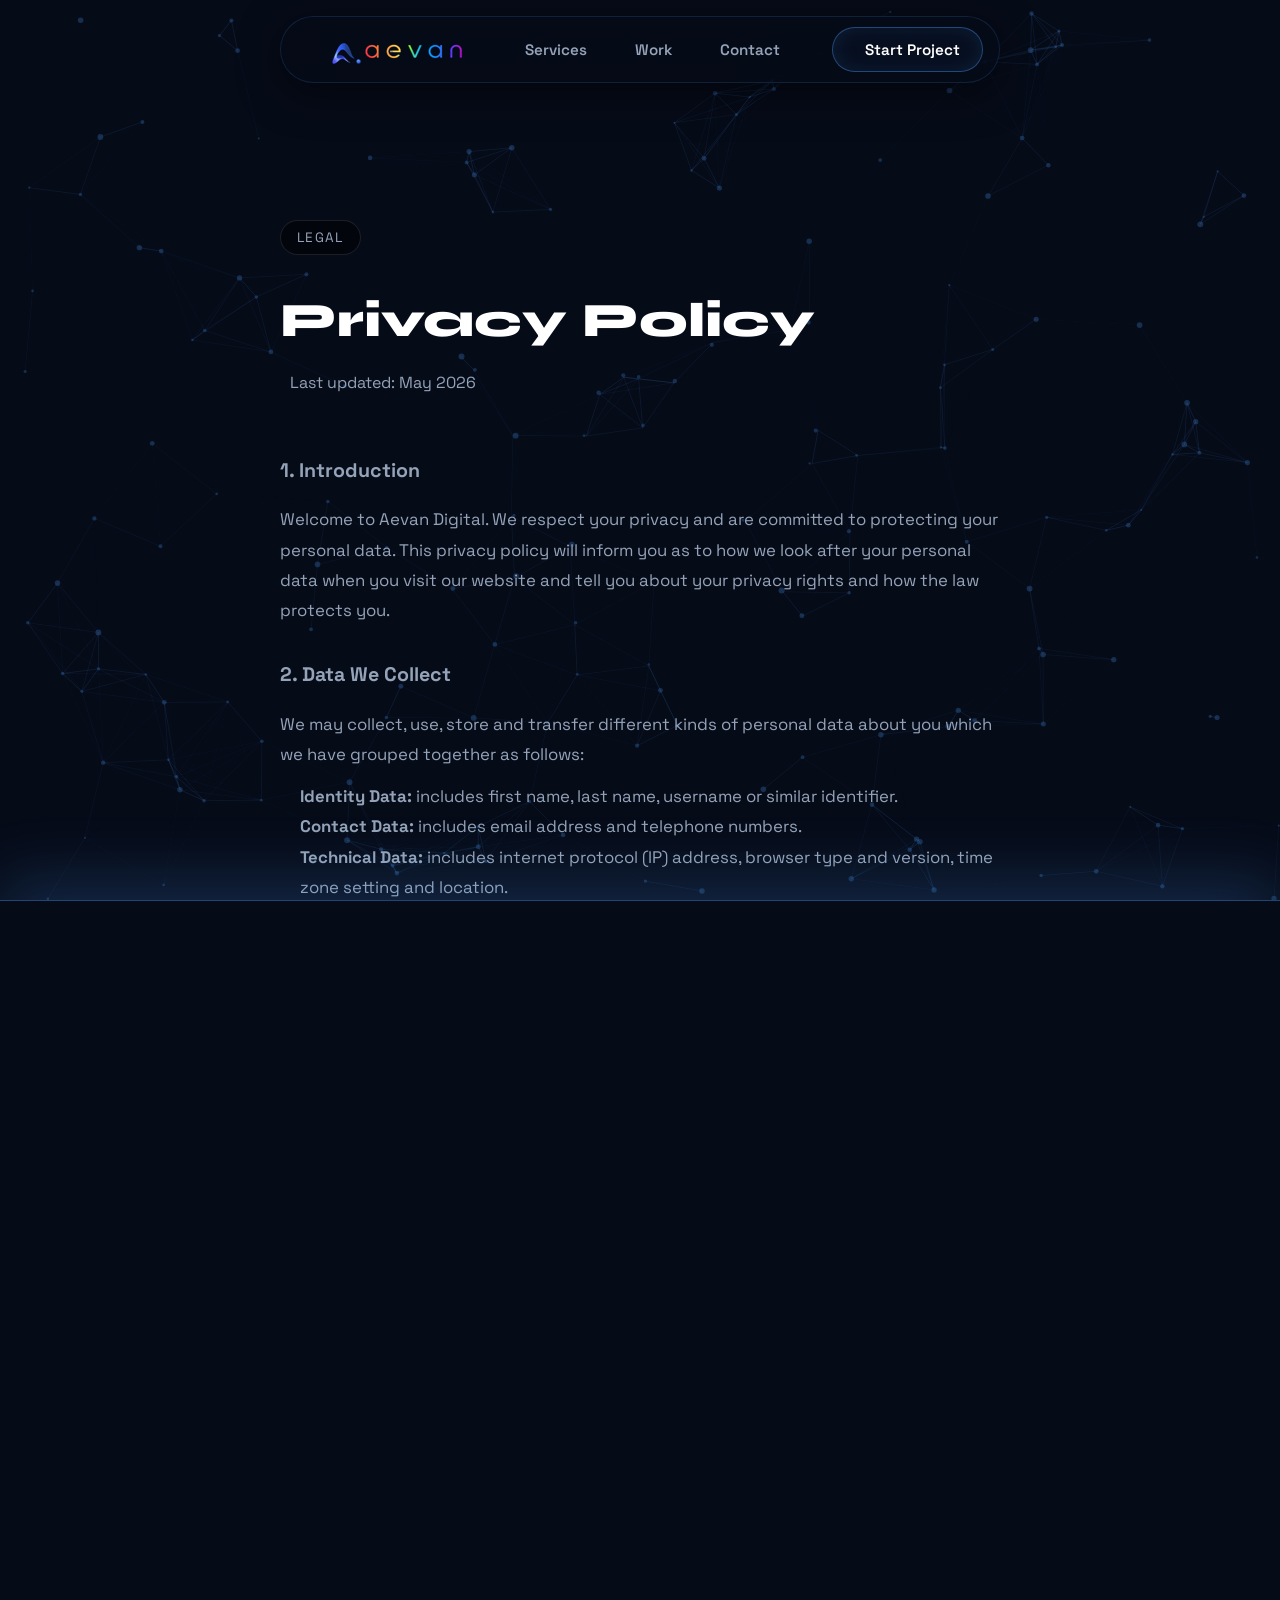
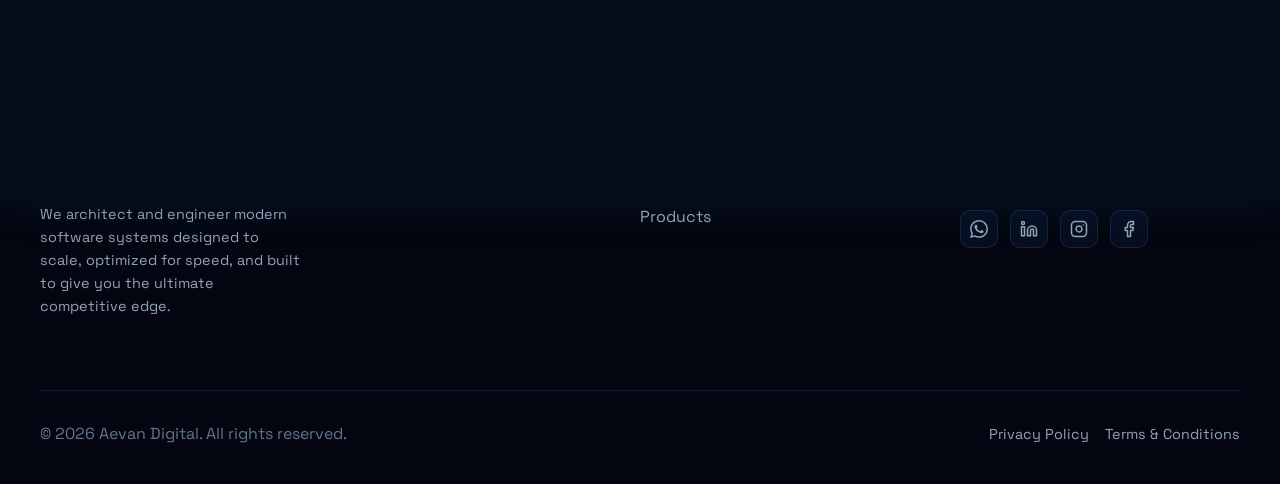
<file: privacy.html>
<!DOCTYPE html>
<html lang="en">

<head>
  <meta charset="UTF-8" />
  <meta name="viewport" content="width=device-width, initial-scale=1.0" />
  <meta name="description" content="Read the Aevan Digital Privacy Policy to understand how contact information, project details, and website usage data may be collected and handled.">
  <meta name="robots" content="index, follow">
  <meta name="theme-color" content="#060b18">
  <link rel="canonical" href="https://www.aevandigital.com/privacy">
  <meta property="og:title" content="Privacy Policy | Aevan Digital">
  <meta property="og:description" content="Privacy information for Aevan Digital website visitors and project inquiries.">
  <meta property="og:type" content="website">
  <meta property="og:url" content="https://www.aevandigital.com/privacy">
  <meta property="og:site_name" content="Aevan Digital">
  <meta property="og:image" content="https://www.aevandigital.com/images/og-image.png">
  <meta name="twitter:card" content="summary_large_image">
  <title>Privacy Policy | Aevan Digital</title>
  <link rel="icon" href="favicon.ico" />
  <link rel="apple-touch-icon" href="logo.png" />
  <link
    href="https://fonts.googleapis.com/css2?family=Outfit:wght@100..900&family=Syne:wght@400;500;600;700;800&family=Space+Grotesk:wght@300;400;500;600;700&display=swap"
    rel="stylesheet" />
  <link rel="stylesheet" href="style.css" />
  <script type="application/ld+json">
  {
    "@context": "https://schema.org",
    "@type": "WebPage",
    "name": "Privacy Policy",
    "url": "https://www.aevandigital.com/privacy",
    "isPartOf": {
      "@type": "WebSite",
      "name": "Aevan Digital",
      "url": "https://www.aevandigital.com/"
    }
  }
  </script>
</head>

<body>

  <!-- Full-site WebGL-style Particle Network -->
  <canvas id="particleCanvas" aria-hidden="true"></canvas>

  <!-- Smooth Page Transition Overlay -->
  <div class="page-transition" id="pageTransition"></div>

  <!-- Global Navbar -->
  <nav class="navbar" id="navbar">
    <a href="/" class="logo" data-route="home">
      <img src="logo.png" alt="Aevan Digital Logo" style="height: 40px; object-fit: contain;">
    </a>
    <ul class="nav-links">
      <li><a href="/services" class="nav-link" data-route="services">Services</a></li>
      <li><a href="/work" class="nav-link" data-route="work">Work</a></li>
      <li><a href="/contact" class="nav-link" data-route="contact">Contact</a></li>
    </ul>
    <a href="/contact" class="btn-nav inner-glow" data-route="contact">Start Project</a>

    <div class="hamburger" id="hamburger">
      <span></span>
      <span></span>
      <span></span>
    </div>
  </nav>

  <div class="mobile-menu" id="mobileMenu">
    <a href="/" class="mobile-link" data-route="home">Home</a>
    <a href="/services" class="mobile-link" data-route="services">Services</a>
    <a href="/work" class="mobile-link" data-route="work">Work</a>
    <a href="/contact" class="mobile-link" data-route="contact">Contact</a>
    <div class="mobile-menu-divider"></div>
    <a href="/contact" class="btn-primary" data-route="contact">Start Project</a>
  </div>

  <!-- Scroll Wrapper for Smooth Scrolling -->
  <div id="scroll-wrapper" data-scroll-container>
    <main id="app-root">
      <div class="page-content cinematic-scroll">
        <section class="container" style="max-width: 800px; margin: 0 auto; padding-top: 120px; padding-bottom: 80px;">
          <div class="section-header fade-in-up" style="text-align: left;">
            <span class="pill-label">LEGAL</span>
            <h1 class="section-title" style="margin-top:16px; font-size: 3rem;">Privacy Policy</h1>
            <p class="section-desc" style="margin-top: 24px;">Last updated: May 2026</p>
          </div>
          
          <div class="fade-in-up delay-1" style="color: var(--txt2); line-height: 1.8; font-size: 1.05rem; margin-top: 40px;">
            <h3 style="color: var(--txt1); margin-top: 32px; margin-bottom: 16px;">1. Introduction</h3>
            <p>Welcome to Aevan Digital. We respect your privacy and are committed to protecting your personal data. This privacy policy will inform you as to how we look after your personal data when you visit our website and tell you about your privacy rights and how the law protects you.</p>
            
            <h3 style="color: var(--txt1); margin-top: 32px; margin-bottom: 16px;">2. Data We Collect</h3>
            <p>We may collect, use, store and transfer different kinds of personal data about you which we have grouped together as follows:</p>
            <ul style="margin-left: 20px; margin-top: 12px; margin-bottom: 12px;">
              <li><strong>Identity Data:</strong> includes first name, last name, username or similar identifier.</li>
              <li><strong>Contact Data:</strong> includes email address and telephone numbers.</li>
              <li><strong>Technical Data:</strong> includes internet protocol (IP) address, browser type and version, time zone setting and location.</li>
            </ul>

            <h3 style="color: var(--txt1); margin-top: 32px; margin-bottom: 16px;">3. How We Use Your Data</h3>
            <p>We will only use your personal data when the law allows us to. Most commonly, we will use your personal data in the following circumstances:</p>
            <ul style="margin-left: 20px; margin-top: 12px; margin-bottom: 12px;">
              <li>Where we need to perform the contract we are about to enter into or have entered into with you.</li>
              <li>Where it is necessary for our legitimate interests (or those of a third party) and your interests and fundamental rights do not override those interests.</li>
              <li>Where we need to comply with a legal obligation.</li>
            </ul>

            <h3 style="color: var(--txt1); margin-top: 32px; margin-bottom: 16px;">4. Data Security</h3>
            <p>We have put in place appropriate security measures to prevent your personal data from being accidentally lost, used or accessed in an unauthorized way, altered or disclosed. In addition, we limit access to your personal data to those employees, agents, contractors and other third parties who have a business need to know.</p>
            
            <h3 style="color: var(--txt1); margin-top: 32px; margin-bottom: 16px;">5. Contact Us</h3>
            <p>If you have any questions about this privacy policy or our privacy practices, please contact us at <a href="mailto:connect@aevandigital.com" style="color: var(--brand-blue); text-decoration: none;">connect@aevandigital.com</a>.</p>
          </div>
        </section>
      </div>
    </main>

    <!-- Global Footer -->
    <footer class="footer">
      <div class="footer-grid">
        <div>
          <a href="/" class="logo" style="margin-bottom: 16px;" data-route="home">
            <img src="logo.png" alt="Aevan Digital" style="height: 56px; object-fit: contain;">
          </a>
          <p style="color: var(--brand-blue); margin-bottom: 12px; font-weight: 600; text-transform: uppercase; letter-spacing: 2px;">Powering Digital Dominance.</p>
          <p style="color: var(--txt2); margin-bottom: 24px; font-size: 0.9rem; line-height: 1.6; max-width: 260px;">We architect and engineer modern software systems designed to scale, optimized for speed, and built to give you the ultimate competitive edge.</p>
        </div>
        <div>
          <h4 class="f-title">Company</h4>
          <a href="/services" class="f-link" data-route="services">Services</a>
          <a href="/work" class="f-link" data-route="work">Work</a>
          <a href="https://aevanlabs.com" target="_blank" class="f-link">Products</a>
        </div>
        <div>
          <h4 class="f-title">Contact</h4>
          <a href="mailto:connect@aevandigital.com" class="f-link">connect@aevandigital.com</a>
          <a href="tel:+918877354501" class="f-link">+91 8877354501</a>
          <div class="social-links" style="display: flex; gap: 12px; margin-top: 16px;">
            <a href="https://wa.me/918877354501" target="_blank" rel="noopener noreferrer" class="social-link"
              aria-label="WhatsApp">
              <svg viewBox="0 0 24 24" fill="currentColor">
                <path
                  d="M17.472 14.382c-.297-.149-1.758-.867-2.03-.967-.273-.099-.471-.148-.67.15-.197.297-.767.966-.94 1.164-.173.199-.347.223-.644.075-.297-.15-1.255-.463-2.39-1.475-.883-.788-1.48-1.761-1.653-2.059-.173-.297-.018-.458.13-.606.134-.133.298-.347.446-.52.149-.174.198-.298.298-.497.099-.198.05-.371-.025-.52-.075-.149-.669-1.612-.916-2.207-.242-.579-.487-.5-.669-.51-.173-.008-.371-.01-.57-.01-.198 0-.52.074-.792.372-.272.297-1.04 1.016-1.04 2.479 0 1.462 1.065 2.875 1.213 3.074.149.198 2.096 3.2 5.077 4.487.709.306 1.262.489 1.694.625.712.227 1.36.195 1.871.118.571-.085 1.758-.719 2.006-1.413.248-.694.248-1.289.173-1.413-.074-.124-.272-.198-.57-.347m-5.421 7.403h-.004a9.87 9.87 0 01-5.031-1.378l-.361-.214-3.741.982.998-3.648-.235-.374a9.86 9.86 0 01-1.51-5.26c.001-5.45 4.436-9.884 9.888-9.884 2.64 0 5.122 1.03 6.988 2.898a9.825 9.825 0 012.893 6.994c-.003 5.45-4.437 9.884-9.885 9.884m8.413-18.297A11.815 11.815 0 0012.05 0C5.495 0 .16 5.335.157 11.892c0 2.096.547 4.142 1.588 5.945L.057 24l6.305-1.654a11.882 11.882 0 005.683 1.448h.005c6.554 0 11.89-5.335 11.893-11.893a11.821 11.821 0 00-3.48-8.413z" />
              </svg>
            </a>
            <a href="https://www.linkedin.com/company/aevandigital/about/" target="_blank" rel="noopener noreferrer" class="social-link"
              aria-label="LinkedIn">
              <svg viewBox="0 0 24 24" fill="none" stroke="currentColor" stroke-width="2" stroke-linecap="round"
                stroke-linejoin="round">
                <path d="M16 8a6 6 0 0 1 6 6v7h-4v-7a2 2 0 0 0-2-2 2 2 0 0 0-2 2v7h-4v-7a6 6 0 0 1 6-6z"></path>
                <rect x="2" y="9" width="4" height="12"></rect>
                <circle cx="4" cy="4" r="2"></circle>
              </svg>
            </a>
            <a href="https://www.instagram.com/aevandigital" target="_blank" rel="noopener noreferrer" class="social-link"
              aria-label="Instagram">
              <svg viewBox="0 0 24 24" fill="none" stroke="currentColor" stroke-width="2" stroke-linecap="round"
                stroke-linejoin="round">
                <rect x="2" y="2" width="20" height="20" rx="5" ry="5"></rect>
                <path d="M16 11.37A4 4 0 1 1 12.63 8 4 4 0 0 1 16 11.37z"></path>
                <line x1="17.5" y1="6.5" x2="17.51" y2="6.5"></line>
              </svg>
            </a>
            <a href="https://www.facebook.com/AevanDigital/" target="_blank" rel="noopener noreferrer" class="social-link" aria-label="Facebook">
              <svg viewBox="0 0 24 24" fill="none" stroke="currentColor" stroke-width="2" stroke-linecap="round" stroke-linejoin="round">
                <path d="M18 2h-3a5 5 0 0 0-5 5v3H7v4h3v8h4v-8h3l1-4h-4V7a1 1 0 0 1 1-1h3z"></path>
              </svg>
            </a>
          </div>
        </div>
      </div>
      <div class="footer-bottom" style="display: flex; justify-content: space-between; align-items: center; flex-wrap: wrap; gap: 16px;">
        <div>&copy; 2026 Aevan Digital. All rights reserved.</div>
        <div style="display: flex; gap: 16px; align-items: center;">
          <a href="/privacy" style="color: var(--txt2); font-size: 0.9rem; text-decoration: none; transition: color 0.3s ease;" onmouseover="this.style.color='var(--brand-blue)'" onmouseout="this.style.color='var(--txt2)'">Privacy Policy</a>
          <a href="/terms" style="color: var(--txt2); font-size: 0.9rem; text-decoration: none; transition: color 0.3s ease;" onmouseover="this.style.color='var(--brand-blue)'" onmouseout="this.style.color='var(--txt2)'">Terms & Conditions</a>
        </div>
      </div>
    </footer>
  </div>

  <!-- Core Logic Engine -->
  <script src="main.js"></script>
</body>

</html>
</file>
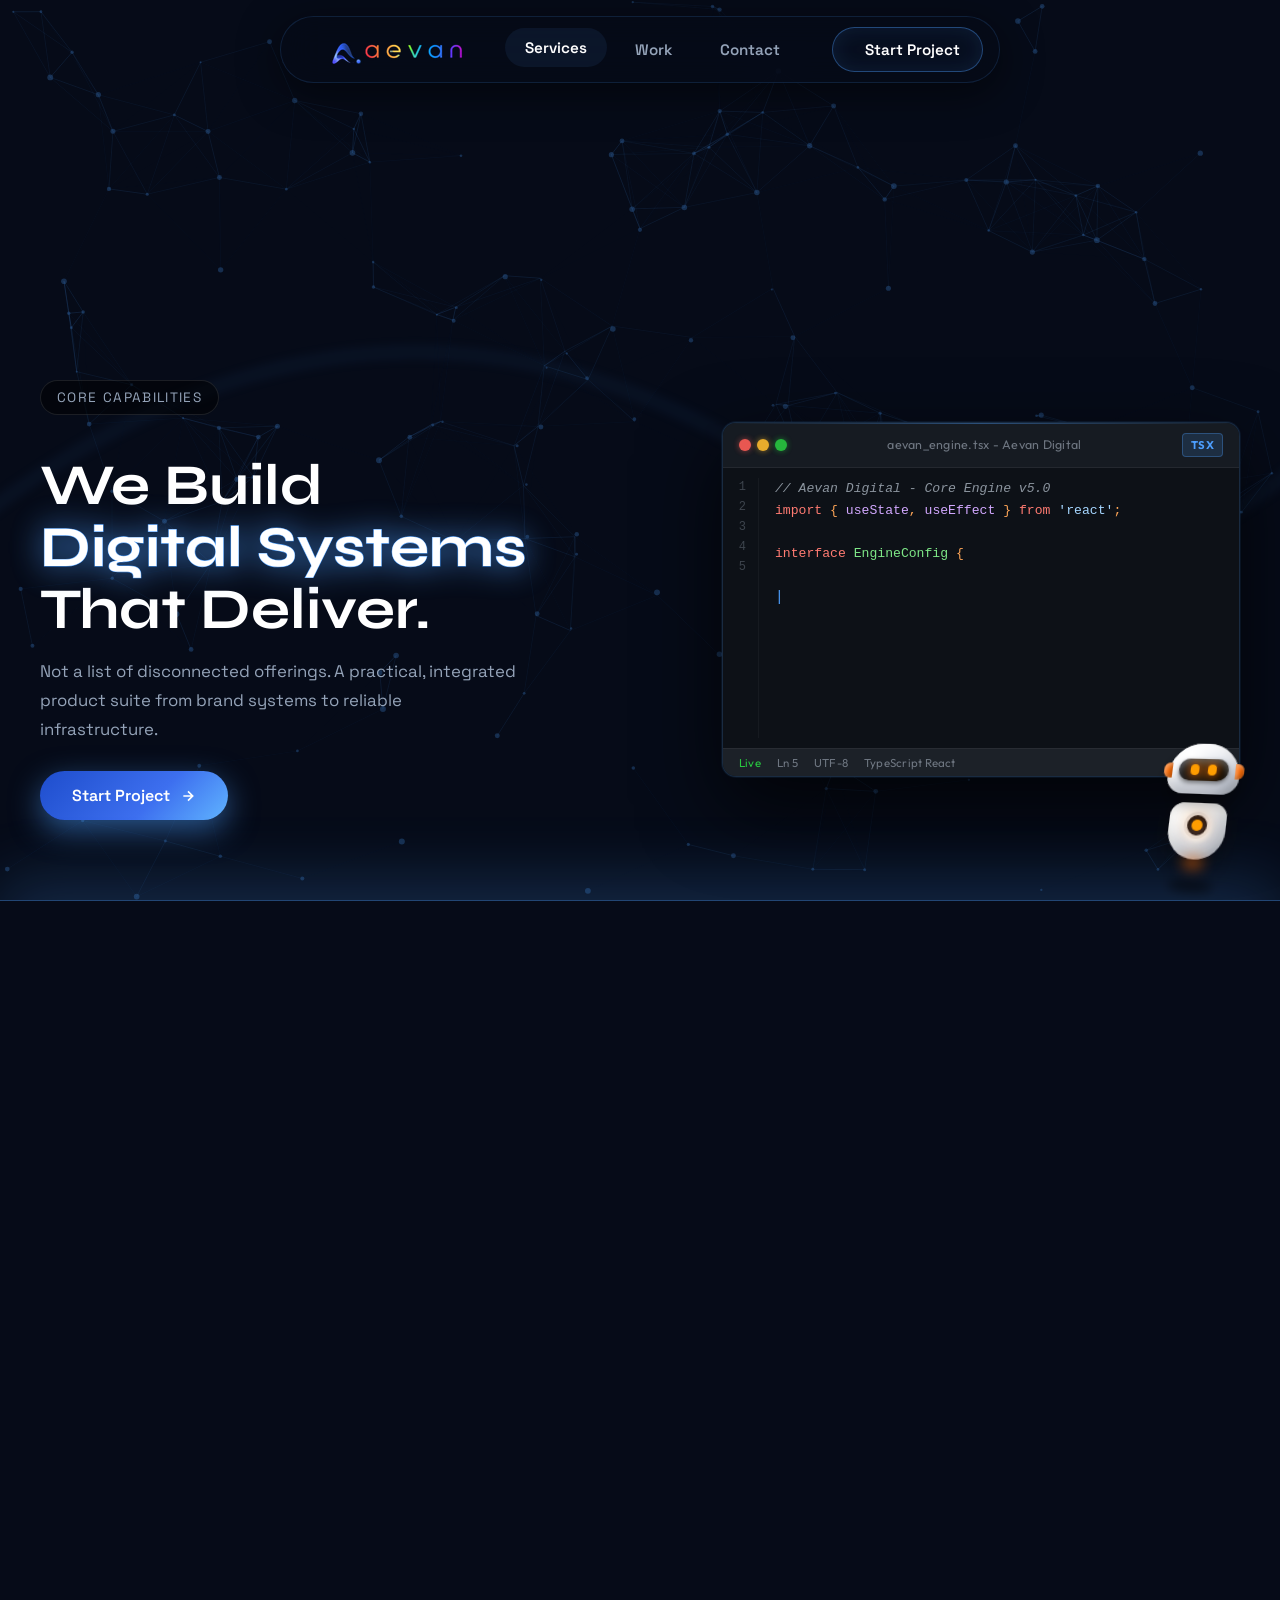
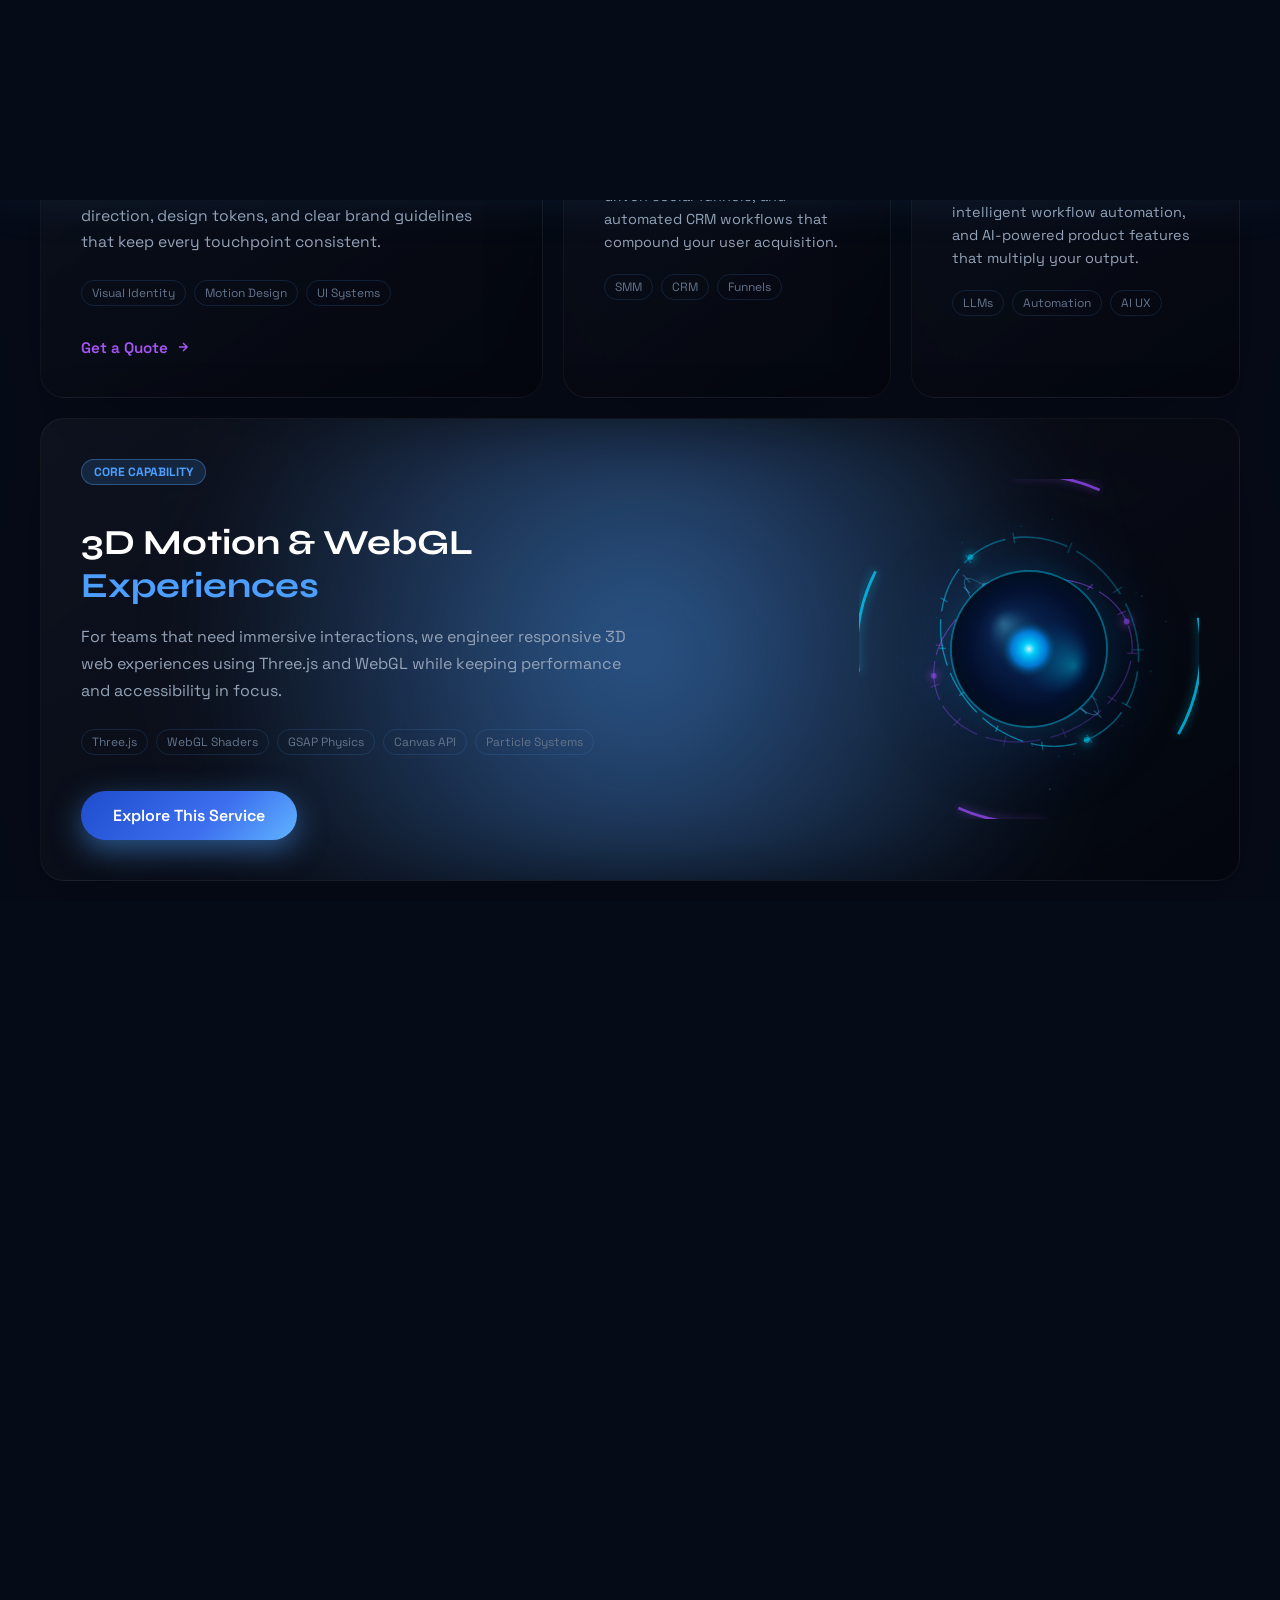
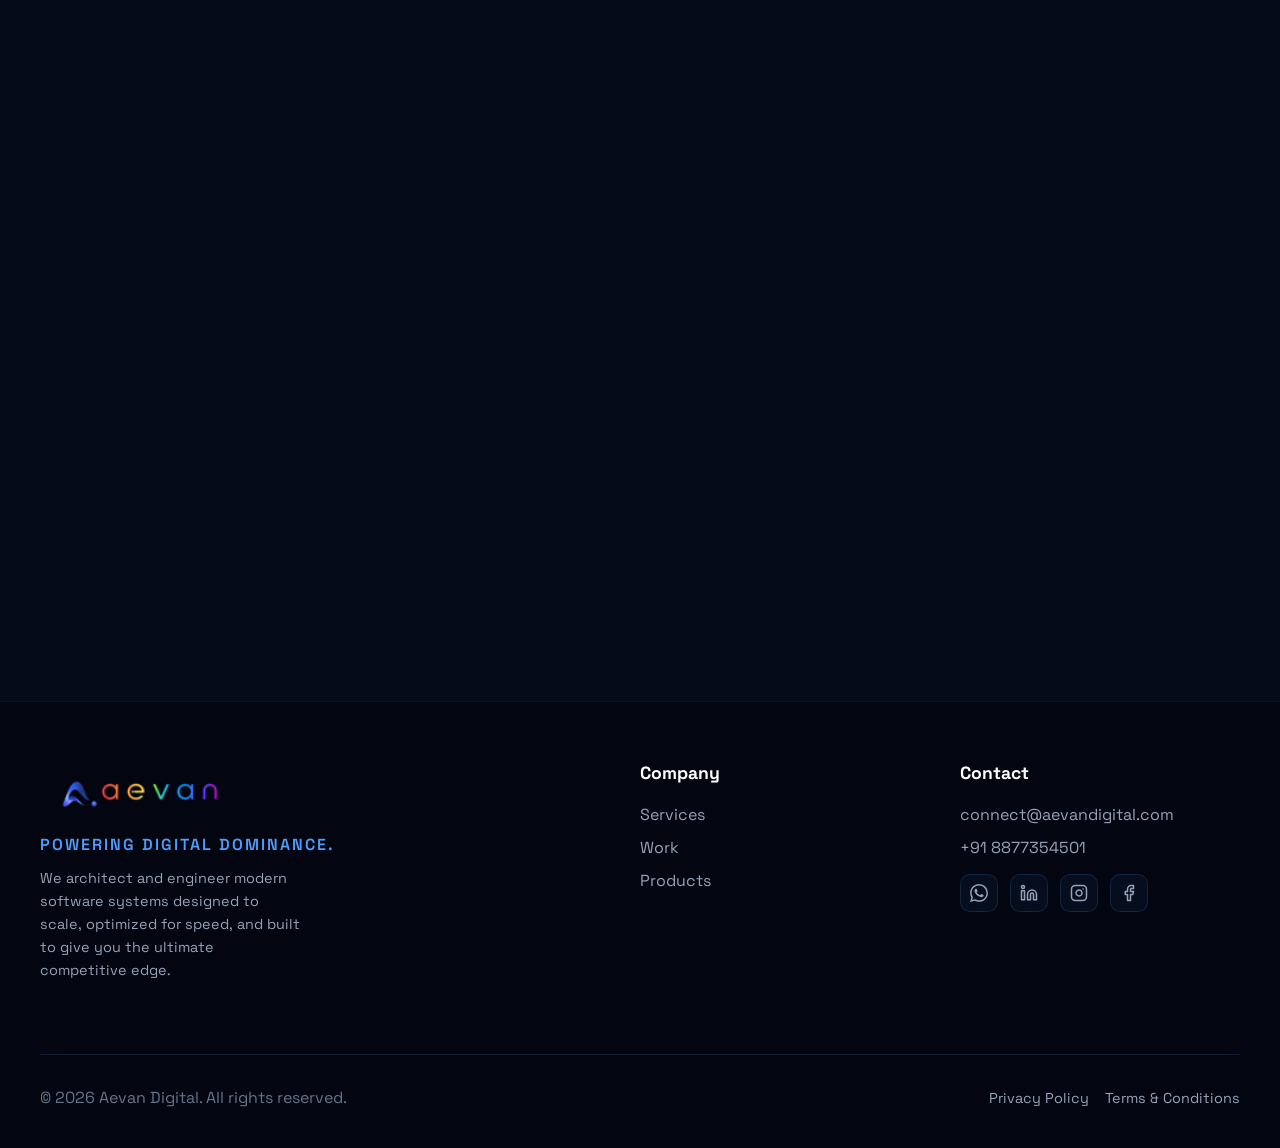
<file: services.html>
<!DOCTYPE html>
<html lang="en">

<head>
  <meta charset="UTF-8" />
  <meta name="viewport" content="width=device-width, initial-scale=1.0" />
  <meta name="description"
    content="Explore Aevan Digital services including web design, website development, SaaS engineering, mobile app ecosystems, AI automation, SEO strategy, and brand identity systems.">
  <meta name="robots" content="index, follow, max-image-preview:large">
  <meta name="theme-color" content="#060b18">
  <link rel="canonical" href="/https://www.aevandigital.com/services">
  <meta property="og:title" content="Services | Web Development, SEO & AI Automation | Aevan Digital">
  <meta property="og:description" content="High-performance websites, mobile apps, SaaS platforms, brand systems, SEO strategy, and AI automation built for growth.">
  <meta property="og:type" content="website">
  <meta property="og:url" content="https://www.aevandigital.com/services.html">
  <meta property="og:site_name" content="Aevan Digital">
  <meta property="og:image" content="https://www.aevandigital.com/images/og-services.png">
  <meta name="twitter:card" content="summary_large_image">
  <meta name="twitter:title" content="Services | Web Development, SEO & AI Automation | Aevan Digital">
  <meta name="twitter:description" content="High-performance websites, mobile apps, SaaS platforms, brand systems, SEO strategy, and AI automation built for growth.">
  <meta name="twitter:image" content="https://www.aevandigital.com/images/og-services.png">
  <title>Services | Web Development, SEO & AI Automation | Aevan Digital</title>
  <link rel="icon" href="favicon.ico" />
  <link rel="apple-touch-icon" href="logo.png" />
  <link
    href="https://fonts.googleapis.com/css2?family=Outfit:wght@100..900&family=Syne:wght@400;500;600;700;800&family=Space+Grotesk:wght@300;400;500;600;700&display=swap"
    rel="stylesheet" />
  <link rel="stylesheet" href="style.css" />
  <script type="application/ld+json">
  {
    "@context": "https://schema.org",
    "@type": "Service",
    "name": "Digital Marketing, Web Development and AI Automation Services",
    "provider": {
      "@type": "Organization",
      "name": "Aevan Digital",
      "url": "https://www.aevandigital.com/"
    },
    "areaServed": "Worldwide",
    "serviceType": [
      "Website Development",
      "Digital Marketing",
      "SEO Strategy",
      "SaaS Engineering",
      "Mobile App Development",
      "AI Automation",
      "Brand Identity"
    ],
    "url": "https://www.aevandigital.com/services.html"
  }
  </script>
</head>

<body>

  <canvas id="particleCanvas" aria-hidden="true"></canvas>

  <!-- Parallax Ambient Depth Layers -->
  <div class="ambient-curves" id="ambientParallax" aria-hidden="true">
    <div class="layer layer-1" data-depth="0.1">
      <svg viewBox="0 0 800 600" fill="none" preserveAspectRatio="none">
        <path d="M-100 400 Q200 100 500 300 Q700 450 900 200" stroke="rgba(77, 159, 255, 0.15)" stroke-width="3"
          filter="blur(4px)" />
      </svg>
    </div>
    <div class="layer layer-2" data-depth="0.3">
      <svg viewBox="0 0 800 500" fill="none" preserveAspectRatio="none">
        <path d="M900 100 Q600 400 300 200 Q100 50 -100 300" stroke="rgba(77, 159, 255, 0.4)" stroke-width="1.5" />
      </svg>
    </div>
  </div>

  <!-- Smooth Page Transition Overlay -->
  <div class="page-transition" id="pageTransition"></div>

  <!-- Global Navbar -->
  <nav class="navbar" id="navbar">
    <a href="/" class="logo" data-route="home">
      <img src="logo.png" alt="Aevan Digital" style="height: 40px; object-fit: contain;">
    </a>
    <ul class="nav-links">
      <li><a href="/services" class="nav-link" data-route="services">Services</a></li>
      <li><a href="/work" class="nav-link" data-route="work">Work</a></li>
      <li><a href="/contact" class="nav-link" data-route="contact">Contact</a></li>
    </ul>
    <a href="/contact" class="btn-nav inner-glow" data-route="contact">Start Project</a>

    <div class="hamburger" id="hamburger">
      <span></span>
      <span></span>
      <span></span>
    </div>
  </nav>

  <div class="mobile-menu" id="mobileMenu">
    <a href="/" class="mobile-link" data-route="home">Home</a>
    <a href="/services" class="mobile-link" data-route="services">Services</a>
    <a href="/work" class="mobile-link" data-route="work">Work</a>
    <a href="/contact" class="mobile-link" data-route="contact">Contact</a>
    <div class="mobile-menu-divider"></div>
    <a href="/contact" class="btn-primary" data-route="contact">Start Project</a>
  </div>

  <!-- Scroll Wrapper for Smooth Scrolling -->
  <div id="scroll-wrapper" data-scroll-container>
    <!-- Router View (Content is dynamically injected here) -->
    <main id="app-root">

      <div class="page-content">

        <!-- SERVICES PAGE HERO -->
        <section class="container services-pg-hero fade-in-up">
          <div class="sph-inner">
            <span class="pill-label">CORE CAPABILITIES</span>
            <h1
              style="font-family:var(--font-display); font-size:clamp(2.4rem,4.5vw,4rem); line-height:1.08; margin-top:16px; max-width:560px;">
              We Build <span class="text-glow" data-text="Digital Systems">Digital Systems</span><br />That Deliver.
            </h1>
            <p style="color:var(--txt2); font-size:1.05rem; line-height:1.7; margin-top:16px; max-width:480px;">
              Not a list of disconnected offerings. A practical, integrated product suite from brand systems to reliable
              infrastructure.
            </p>
            <a href="/contact" class="btn-primary magnetic-btn"
              style="margin-top:28px; display:inline-flex; align-items:center; gap:10px; text-decoration:none;">
              <span class="btn-text">Start Project</span>
              <svg width="16" height="16" viewBox="0 0 24 24" fill="none" stroke="currentColor" stroke-width="2.5">
                <path d="M5 12h14M12 5l7 7-7 7" />
              </svg>
              <div class="btn-bloom"></div>
            </a>
          </div>

          <!-- LIVE CODE CONSOLE -->
          <div class="sph-console fade-in-up">
            <div class="console-window">
              <!-- Window Chrome -->
              <div class="console-titlebar">
                <div class="console-dots">
                  <span class="dot dot-red"></span>
                  <span class="dot dot-yellow"></span>
                  <span class="dot dot-green"></span>
                </div>
                <div class="console-title">aevan_engine.tsx - Aevan Digital</div>
                <div class="console-lang-badge">TSX</div>
              </div>
              <!-- Line Numbers + Code Area -->
              <div class="console-body">
                <div class="console-line-nums" id="consoleLineNums"></div>
                <div class="console-code-area">
                  <pre class="console-pre" id="consoleOutput"></pre>
                  <span class="console-cursor" id="consoleCursor">|</span>
                </div>
              </div>
              <!-- Status Bar -->
              <div class="console-statusbar">
                <span class="csb-item csb-green"> Live</span>
                <span class="csb-item">Ln <span id="csb-line">1</span></span>
                <span class="csb-item">UTF-8</span>
                <span class="csb-item">TypeScript React</span>
              </div>
            </div>
          </div>
        </section>


        <!-- SERVICES BENTO GRID -->
        <section class="container fade-in-up" style="margin-top: 80px;">

          <!-- Row 1: 2 wide cards -->
          <div class="svc-bento-row" style="display:grid; grid-template-columns:1fr 1fr; gap:20px; margin-bottom:20px;">

            <!-- Service 1: Web Architecture -->
            <div class="svc-card svc-card--tall dark-panel" id="svc-web">
              <div class="svc-card-inner">
                <div class="svc-icon-wrap"
                  style="background:rgba(77,159,255,0.12); border:1px solid rgba(77,159,255,0.3);">
                  <svg width="28" height="28" viewBox="0 0 24 24" fill="none" stroke="#4d9fff" stroke-width="1.8"
                    stroke-linecap="round" stroke-linejoin="round">
                    <circle cx="12" cy="12" r="10" />
                    <line x1="2" y1="12" x2="22" y2="12" />
                    <path
                      d="M12 2a15.3 15.3 0 0 1 4 10 15.3 15.3 0 0 1-4 10 15.3 15.3 0 0 1-4-10 15.3 15.3 0 0 1 4-10z" />
                  </svg>
                </div>
                <h2 style="font-size:1.7rem; font-family:var(--font-display); margin:20px 0 12px;">Web
                  Architecture<br />&amp; Engineering</h2>
                <p style="color:var(--txt2); line-height:1.7; font-size:0.98rem;">We engineer digital platforms, not
                  template websites. From headless CMS backends to immersive frontends, every part is built for speed
                  and maintainability.</p>
                <div class="svc-tags" style="margin-top:24px;">
                  <span>Next.js</span><span>Headless CMS</span><span>WebGL</span><span>API Integration</span>
                </div>
                <a href="/contact" class="svc-cta" style="margin-top:32px;">Get a Quote <svg width="14" height="14"
                    viewBox="0 0 24 24" fill="none" stroke="currentColor" stroke-width="2.5">
                    <path d="M5 12h14M12 5l7 7-7 7" />
                  </svg></a>
              </div>
              <div class="svc-card-glow" style="--glow:#4d9fff;"></div>
            </div>

            <!-- Service 2: Mobile App Ecosystems -->
            <div class="svc-card svc-card--tall dark-panel" id="svc-mobile">
              <div class="svc-card-inner">
                <div class="svc-icon-wrap"
                  style="background:rgba(255,157,0,0.12); border:1px solid rgba(255,157,0,0.3);">
                  <svg width="28" height="28" viewBox="0 0 24 24" fill="none" stroke="#ff9d00" stroke-width="1.8"
                    stroke-linecap="round" stroke-linejoin="round">
                    <rect x="5" y="2" width="14" height="20" rx="2" ry="2" />
                    <line x1="12" y1="18" x2="12.01" y2="18" />
                  </svg>
                </div>
                <h2 style="font-size:1.7rem; font-family:var(--font-display); margin:20px 0 12px;">Mobile
                  App<br />Ecosystems</h2>
                <p style="color:var(--txt2); line-height:1.7; font-size:0.98rem;">We design and deploy high-performance
                  native and cross-platform mobile apps that feel premium from the first tap. Zero latency. No
                  compromise on user experience.</p>
                <div class="svc-tags" style="margin-top:24px;">
                  <span>React Native</span><span>Flutter</span><span>iOS / Android</span><span>PWA</span>
                </div>
                <a href="/contact" class="svc-cta" style="margin-top:32px; --cta-color:#ff9d00;">Get a Quote <svg
                    width="14" height="14" viewBox="0 0 24 24" fill="none" stroke="currentColor" stroke-width="2.5">
                    <path d="M5 12h14M12 5l7 7-7 7" />
                  </svg></a>
              </div>
              <div class="svc-card-glow" style="--glow:#ff9d00;"></div>
            </div>
          </div>

          <!-- Row 2: 1 wide + 2 small -->
          <div class="svc-bento-row"
            style="display:grid; grid-template-columns:1.3fr 0.85fr 0.85fr; gap:20px; margin-bottom:20px;">

            <!-- Service 3: Brand Identity - Wide -->
            <div class="svc-card dark-panel" id="svc-brand">
              <div class="svc-card-inner">
                <div class="svc-icon-wrap"
                  style="background:rgba(168,85,247,0.12); border:1px solid rgba(168,85,247,0.3);">
                  <svg width="28" height="28" viewBox="0 0 24 24" fill="none" stroke="#a855f7" stroke-width="1.8"
                    stroke-linecap="round" stroke-linejoin="round">
                    <polygon points="12 2 2 7 12 12 22 7 12 2" />
                    <polyline points="2 17 12 22 22 17" />
                    <polyline points="2 12 12 17 22 12" />
                  </svg>
                </div>
                <h2 style="font-size:1.7rem; font-family:var(--font-display); margin:20px 0 12px;">Immersive<br />Brand
                  Identity</h2>
                <p style="color:var(--txt2); line-height:1.7; font-size:0.98rem;">We build complete visual systems
                  including motion direction, design tokens, and clear brand guidelines that keep every touchpoint
                  consistent.</p>
                <div class="svc-tags" style="margin-top:24px;">
                  <span>Visual Identity</span><span>Motion Design</span><span>UI Systems</span>
                </div>
                <a href="/contact" class="svc-cta" style="margin-top:32px; --cta-color:#a855f7;">Get a Quote <svg
                    width="14" height="14" viewBox="0 0 24 24" fill="none" stroke="currentColor" stroke-width="2.5">
                    <path d="M5 12h14M12 5l7 7-7 7" />
                  </svg></a>
              </div>
              <div class="svc-card-glow" style="--glow:#a855f7;"></div>
            </div>

            <!-- Service 4: Social Automation - Small -->
            <div class="svc-card dark-panel" id="svc-social">
              <div class="svc-card-inner">
                <div class="svc-icon-wrap"
                  style="background:rgba(34,197,94,0.12); border:1px solid rgba(34,197,94,0.3);">
                  <svg width="28" height="28" viewBox="0 0 24 24" fill="none" stroke="#22c55e" stroke-width="1.8"
                    stroke-linecap="round" stroke-linejoin="round">
                    <path
                      d="M22 4s-.7 2.1-2 3.4c1.6 10-9.4 17.3-18 11.6 2.2.1 4.4-.6 6-2C3 15.5.5 9.6 3 5c2.2 2.4 5.4 3.9 9 4-.9-4.2 4-6.6 7-3.8 1.1 0 3-1.2 3-1.2z" />
                  </svg>
                </div>
                <h2 style="font-size:1.35rem; font-family:var(--font-display); margin:20px 0 10px;">Growth &amp; Social
                  Automation</h2>
                <p style="color:var(--txt2); line-height:1.6; font-size:0.9rem;">Algorithmic growth engines, data-driven
                  social funnels, and automated CRM workflows that compound your user acquisition.</p>
                <div class="svc-tags" style="margin-top:20px;">
                  <span>SMM</span><span>CRM</span><span>Funnels</span>
                </div>
              </div>
              <div class="svc-card-glow" style="--glow:#22c55e;"></div>
            </div>

            <!-- Service 5: AI Pipelines - Small (STAND-OUT) -->
            <div class="svc-card svc-card--featured dark-panel" id="svc-ai">
              <div class="svc-card-inner">
                <div class="svc-featured-badge">Featured</div>
                <div class="svc-icon-wrap"
                  style="background:rgba(239,68,68,0.12); border:1px solid rgba(239,68,68,0.3);">
                  <svg width="28" height="28" viewBox="0 0 24 24" fill="none" stroke="#ef4444" stroke-width="1.8"
                    stroke-linecap="round" stroke-linejoin="round">
                    <path
                      d="M9.5 2A2.5 2.5 0 0 1 12 4.5v15a2.5 2.5 0 0 1-4.96-.46 2.5 2.5 0 0 1-2.96-3.08 3 3 0 0 1-.34-5.58 2.5 2.5 0 0 1 1.32-4.24 2.5 2.5 0 0 1 1.98-3A2.5 2.5 0 0 1 9.5 2Z" />
                    <path
                      d="M14.5 2A2.5 2.5 0 0 0 12 4.5v15a2.5 2.5 0 0 0 4.96-.46 2.5 2.5 0 0 0 2.96-3.08 3 3 0 0 0 .34-5.58 2.5 2.5 0 0 0-1.32-4.24 2.5 2.5 0 0 0-1.98-3A2.5 2.5 0 0 0 14.5 2Z" />
                  </svg>
                </div>
                <h2 style="font-size:1.35rem; font-family:var(--font-display); margin:20px 0 10px;">AI &amp; Logic
                  Pipelines</h2>
                <p style="color:var(--txt2); line-height:1.6; font-size:0.9rem;">Custom LLM integrations, intelligent
                  workflow automation, and AI-powered product features that multiply your output.</p>
                <div class="svc-tags" style="margin-top:20px;">
                  <span>LLMs</span><span>Automation</span><span>AI UX</span>
                </div>
              </div>
              <div class="svc-card-glow" style="--glow:#ef4444;"></div>
            </div>
          </div>

          <!-- Row 3: Full-width STAND-OUT card -->
          <div class="svc-bento-row" style="margin-bottom:20px;">
            <div class="svc-card svc-card--banner dark-panel" id="svc-3d">
              <div class="svc-card-inner"
                style="display:grid; grid-template-columns:1fr auto; align-items:center; gap:60px;">
                <div>
                  <div class="svc-featured-badge"
                    style="background:rgba(77,159,255,0.15); border-color:rgba(77,159,255,0.4); color:#4d9fff;">Core
                    Capability</div>
                  <h2 style="font-size:2.2rem; font-family:var(--font-display); margin:20px 0 16px; max-width:600px;">3D
                    Motion &amp; WebGL<br /><span style="color:var(--brand-blue);">Experiences</span></h2>
                  <p style="color:var(--txt2); line-height:1.7; max-width:560px;">For teams that need immersive
                    interactions, we engineer responsive 3D web experiences using Three.js and WebGL while keeping
                    performance and accessibility in focus.</p>
                  <div class="svc-tags" style="margin-top:24px;">
                    <span>Three.js</span><span>WebGL Shaders</span><span>GSAP Physics</span><span>Canvas
                      API</span><span>Particle Systems</span>
                  </div>
                  <a href="/contact" class="btn-primary magnetic-btn"
                    style="margin-top:36px; display:inline-flex; align-items:center; gap:10px; text-decoration:none;">
                    <span class="btn-text">Explore This Service</span>
                    <div class="btn-bloom"></div>
                  </a>
                </div>
                <div class="svc-3d-visual" style="position:relative; width:340px; height:340px; flex-shrink:0;">
                  <canvas id="orb3dCanvas" width="340" height="340" style="display:block;"></canvas>
                </div>

              </div>
              <div class="svc-card-glow" style="--glow:#4d9fff; opacity:0.5;"></div>
            </div>
          </div>

        </section>

        <!-- BUSINESS GROWTH SYSTEMS -->
        <section class="container fade-in-up">
          <div class="section-header">
            <span class="pill-label">BEYOND A WEBSITE</span>
            <h2 class="section-title">A Complete Digital <span class="text-glow" data-text="Growth Stack">Growth Stack</span></h2>
            <p class="section-desc">Modern businesses need more than pretty pages. We connect design, engineering, search, analytics, and automation into one operating system.</p>
          </div>
          <div class="growth-stack-grid">
            <div class="growth-stack-card">
              <h3>Acquisition Layer</h3>
              <p>SEO structure, landing pages, social funnels, technical performance, and content-ready sections that help new customers discover you.</p>
            </div>
            <div class="growth-stack-card">
              <h3>Conversion Layer</h3>
              <p>Clear offers, trust signals, responsive layouts, fast CTAs, frictionless forms, and messaging that moves visitors toward action.</p>
            </div>
            <div class="growth-stack-card">
              <h3>Automation Layer</h3>
              <p>Lead routing, CRM handoff, WhatsApp flows, dashboards, AI triage, and follow-up workflows that reduce manual work.</p>
            </div>
            <div class="growth-stack-card">
              <h3>Optimization Layer</h3>
              <p>Analytics, event tracking, technical checks, conversion reviews, and iteration support after launch.</p>
            </div>
          </div>
        </section>

        <!-- PROCESS SECTION -->
        <section class="container fade-in-up" style="margin-top: 120px; margin-bottom: 100px;">
          <div style="text-align: center;">
            <span class="pill-label">THE DEPLOYMENT PROTOCOL</span>
            <h2 style="font-family:var(--font-display); font-size:clamp(2.2rem,5vw,3rem); margin-top:20px;">A System for
              <span class="text-glow" data-text="Success">Success</span>
            </h2>
            <p
              style="color:var(--txt2); font-size:1.05rem; line-height:1.7; margin-top:20px; max-width:560px; margin-left:auto; margin-right:auto;">
              We don't guess. We execute a battle-tested engineering loop that consistently delivers world-class
              aesthetic and financial results.</p>
          </div>

          <div class="process-timeline"
            style="margin-top:60px; display:grid; grid-template-columns:repeat(4,1fr); gap:20px; position:relative;">
            <!-- Connecting Laser Core -->
            <div
              style="position:absolute; top:60px; left:0; width:100%; height:2px; background:rgba(77,159,255,0.1); z-index:0;">
              <div class="laser-beam"></div>
            </div>

            <div class="dark-panel proc-card" style="padding:32px; position:relative; z-index:1;">
              <div class="proc-num">01</div>
              <h3 style="font-size:1.2rem; margin:20px 0 10px;">Discover</h3>
              <p style="color:var(--txt2); font-size:0.9rem; line-height:1.6;">Deep-dive research, systems audit, and
                architecture planning to define the exact roadmap.</p>
            </div>
            <div class="dark-panel proc-card" style="padding:32px; transition-delay:0.1s;">
              <div class="proc-num">02</div>
              <h3 style="font-size:1.2rem; margin:20px 0 10px;">Design</h3>
              <p style="color:var(--txt2); font-size:0.9rem; line-height:1.6;">High-fidelity interactive prototypes,
                motion specifications, and design system setup.</p>
            </div>
            <div class="dark-panel proc-card" style="padding:32px; transition-delay:0.2s;">
              <div class="proc-num">03</div>
              <h3 style="font-size:1.2rem; margin:20px 0 10px;">Build</h3>
              <p style="color:var(--txt2); font-size:0.9rem; line-height:1.6;">Ruthless engineering with performance
                benchmarks, QA testing, and staging deployment.</p>
            </div>
            <div class="dark-panel proc-card" style="padding:32px; transition-delay:0.3s;">
              <div class="proc-num">04</div>
              <h3 style="font-size:1.2rem; margin:20px 0 10px;">Scale</h3>
              <p style="color:var(--txt2); font-size:0.9rem; line-height:1.6;">Post-launch monitoring, conversion
                tracking, and continuous optimization loops.</p>
            </div>
          </div>
        </section>
      </div>

    </main>

    <!-- Global Footer -->
    <footer class="footer">
      <div class="footer-grid">
        <div>
          <a href="/" class="logo" style="margin-bottom: 16px;" data-route="home">
            <img src="logo.png" alt="Aevan Digital" style="height: 56px; object-fit: contain;">
          </a>
          <p
            style="color: var(--brand-blue); margin-bottom: 12px; font-weight: 600; text-transform: uppercase; letter-spacing: 2px;">
            Powering Digital Dominance.</p>
          <p style="color: var(--txt2); margin-bottom: 24px; font-size: 0.9rem; line-height: 1.6; max-width: 260px;">We
            architect and engineer modern software systems designed to scale, optimized for speed, and built to give you
            the ultimate competitive edge.</p>
        </div>
        <div>
          <h4 class="f-title">Company</h4>
          <a href="/services" class="f-link" data-route="services">Services</a>
          <a href="/work" class="f-link" data-route="work">Work</a>
          <a href="https://aevanlabs.com" target="_blank" class="f-link">Products</a>
        </div>
        <div>
          <h4 class="f-title">Contact</h4>
          <a href="mailto:connect@aevandigital.com" class="f-link">connect@aevandigital.com</a>
          <a href="tel:+918877354501" class="f-link">+91 8877354501</a>
          <div class="social-links" style="display: flex; gap: 12px; margin-top: 16px;">
            <a href="https://wa.me/918877354501" target="_blank" rel="noopener noreferrer" class="social-link"
              aria-label="WhatsApp">
              <svg viewBox="0 0 24 24" fill="currentColor">
                <path
                  d="M17.472 14.382c-.297-.149-1.758-.867-2.03-.967-.273-.099-.471-.148-.67.15-.197.297-.767.966-.94 1.164-.173.199-.347.223-.644.075-.297-.15-1.255-.463-2.39-1.475-.883-.788-1.48-1.761-1.653-2.059-.173-.297-.018-.458.13-.606.134-.133.298-.347.446-.52.149-.174.198-.298.298-.497.099-.198.05-.371-.025-.52-.075-.149-.669-1.612-.916-2.207-.242-.579-.487-.5-.669-.51-.173-.008-.371-.01-.57-.01-.198 0-.52.074-.792.372-.272.297-1.04 1.016-1.04 2.479 0 1.462 1.065 2.875 1.213 3.074.149.198 2.096 3.2 5.077 4.487.709.306 1.262.489 1.694.625.712.227 1.36.195 1.871.118.571-.085 1.758-.719 2.006-1.413.248-.694.248-1.289.173-1.413-.074-.124-.272-.198-.57-.347m-5.421 7.403h-.004a9.87 9.87 0 01-5.031-1.378l-.361-.214-3.741.982.998-3.648-.235-.374a9.86 9.86 0 01-1.51-5.26c.001-5.45 4.436-9.884 9.888-9.884 2.64 0 5.122 1.03 6.988 2.898a9.825 9.825 0 012.893 6.994c-.003 5.45-4.437 9.884-9.885 9.884m8.413-18.297A11.815 11.815 0 0012.05 0C5.495 0 .16 5.335.157 11.892c0 2.096.547 4.142 1.588 5.945L.057 24l6.305-1.654a11.882 11.882 0 005.683 1.448h.005c6.554 0 11.89-5.335 11.893-11.893a11.821 11.821 0 00-3.48-8.413z" />
              </svg>
            </a>
            <a href="https://www.linkedin.com/company/aevandigital/about/" target="_blank" rel="noopener noreferrer"
              class="social-link" aria-label="LinkedIn">
              <svg viewBox="0 0 24 24" fill="none" stroke="currentColor" stroke-width="2" stroke-linecap="round"
                stroke-linejoin="round">
                <path d="M16 8a6 6 0 0 1 6 6v7h-4v-7a2 2 0 0 0-2-2 2 2 0 0 0-2 2v7h-4v-7a6 6 0 0 1 6-6z"></path>
                <rect x="2" y="9" width="4" height="12"></rect>
                <circle cx="4" cy="4" r="2"></circle>
              </svg>
            </a>
            <a href="https://www.instagram.com/aevandigital" target="_blank" rel="noopener noreferrer"
              class="social-link" aria-label="Instagram">
              <svg viewBox="0 0 24 24" fill="none" stroke="currentColor" stroke-width="2" stroke-linecap="round"
                stroke-linejoin="round">
                <rect x="2" y="2" width="20" height="20" rx="5" ry="5"></rect>
                <path d="M16 11.37A4 4 0 1 1 12.63 8 4 4 0 0 1 16 11.37z"></path>
                <line x1="17.5" y1="6.5" x2="17.51" y2="6.5"></line>
              </svg>
            </a>
            <a href="https://www.facebook.com/AevanDigital/" target="_blank" rel="noopener noreferrer" class="social-link" aria-label="Facebook">
              <svg viewBox="0 0 24 24" fill="none" stroke="currentColor" stroke-width="2" stroke-linecap="round" stroke-linejoin="round">
                <path d="M18 2h-3a5 5 0 0 0-5 5v3H7v4h3v8h4v-8h3l1-4h-4V7a1 1 0 0 1 1-1h3z"></path>
              </svg>
            </a>
          </div>
        </div>
      </div>
      <div class="footer-bottom" style="display: flex; justify-content: space-between; align-items: center; flex-wrap: wrap; gap: 16px;">
        <div>&copy; 2026 Aevan Digital. All rights reserved.</div>
        <div style="display: flex; gap: 16px; align-items: center;">
          <a href="/privacy" style="color: var(--txt2); font-size: 0.9rem; text-decoration: none; transition: color 0.3s ease;" onmouseover="this.style.color='var(--brand-blue)'" onmouseout="this.style.color='var(--txt2)'">Privacy Policy</a>
          <a href="/terms" style="color: var(--txt2); font-size: 0.9rem; text-decoration: none; transition: color 0.3s ease;" onmouseover="this.style.color='var(--brand-blue)'" onmouseout="this.style.color='var(--txt2)'">Terms & Conditions</a>
        </div>
      </div>
    </footer>
  </div>

  <!-- 3D Virtual Assistant Mascot -->
  <div class="assistant-container" id="assistantMascot">
    <!-- Cute Realistic Robot Avatar -->
    <div class="mascot-core cute-mode">
      <div class="cute-robot">
        <!-- Floating Head -->
        <div class="cr-head">
          <div class="cr-head-gloss"></div>
          <!-- Cute Visor / Face -->
          <div class="cr-visor">
            <!-- Container allows eyes to scan left and right -->
            <div class="cr-eyes-track">
              <div class="cr-eye cr-eye-l"></div>
              <div class="cr-eye cr-eye-r"></div>
            </div>
          </div>
          <!-- Side Ears/Antennas -->
          <div class="cr-ear left"></div>
          <div class="cr-ear right"></div>
        </div>

        <!-- Floating Lower Body -->
        <div class="cr-body">
          <div class="cr-body-gloss"></div>
          <div class="cr-chest-ring">
            <div class="cr-core-light pulse-orange"></div>
          </div>
          <div class="cr-thruster"></div>
        </div>

        <!-- Floor Shadow -->
        <div class="cr-shadow"></div>
      </div>
    </div>
    <!-- Interactive Panel -->
    <div class="assistant-panel" id="assistantPanel">
      <div class="ap-header">
        <span class="ap-status"></span> System Online
      </div>
      <div class="ap-chat">
        <p class="ap-typing-text" id="assistantMsg"></p>
      </div>
      <div class="ap-options">
        <button class="ap-btn" data-route="contact">Build a Website</button>
        <button class="ap-btn" data-route="services">AI Automation</button>
        <button class="ap-btn" data-route="work">View Work</button>
        <button class="ap-btn" data-route="contact">Contact Us</button>
      </div>
    </div>
  </div>


  <!-- Core Logic Engine -->
  <script src="main.js"></script>

  <!-- Console Coding Animation -->
  <script>
    (function initConsoleAnimation() {
      const output = document.getElementById('consoleOutput');
      const lineEl = document.getElementById('consoleLineNums');
      const csbLine = document.getElementById('csb-line');
      if (!output || !lineEl) return;

      // Syntax-highlighted code snippets (HTML strings with <span> tokens)
      const snippets = [
        `<span class="tok-cmt">// Aevan Digital - Core Engine v5.0</span>
<span class="tok-kw">import</span> <span class="tok-brk">{</span> <span class="tok-fn">useState</span><span class="tok-brk">,</span> <span class="tok-fn">useEffect</span> <span class="tok-brk">}</span> <span class="tok-kw">from</span> <span class="tok-str">'react'</span><span class="tok-brk">;</span>

<span class="tok-kw">interface</span> <span class="tok-prop">EngineConfig</span> <span class="tok-brk">{</span>
  <span class="tok-var">mode</span><span class="tok-brk">:</span> <span class="tok-str">'cinematic'</span> <span class="tok-brk">|</span> <span class="tok-str">'performance'</span><span class="tok-brk">;</span>
  <span class="tok-var">fps</span><span class="tok-brk">:</span> <span class="tok-num">60</span> <span class="tok-brk">|</span> <span class="tok-num">144</span><span class="tok-brk">;</span>
  <span class="tok-var">quality</span><span class="tok-brk">:</span> <span class="tok-prop">QualityLevel</span><span class="tok-brk">;</span>
<span class="tok-brk">}</span>

<span class="tok-kw">const</span> <span class="tok-fn">AevanCore</span> <span class="tok-brk">=</span> <span class="tok-brk">(</span><span class="tok-var">cfg</span><span class="tok-brk">:</span> <span class="tok-prop">EngineConfig</span><span class="tok-brk">)</span> <span class="tok-brk">=&gt;</span> <span class="tok-brk">{</span>
  <span class="tok-kw">const</span> <span class="tok-brk">[</span><span class="tok-var">online</span><span class="tok-brk">,</span> <span class="tok-fn">setOnline</span><span class="tok-brk">]</span> <span class="tok-brk">=</span> <span class="tok-fn">useState</span><span class="tok-brk">(</span><span class="tok-kw">false</span><span class="tok-brk">);</span>

  <span class="tok-fn">useEffect</span><span class="tok-brk">(()</span> <span class="tok-brk">=&gt;</span> <span class="tok-brk">{</span>
    <span class="tok-kw">const</span> <span class="tok-var">engine</span> <span class="tok-brk">=</span> <span class="tok-kw">new</span> <span class="tok-fn">DigitalEngine</span><span class="tok-brk">(</span><span class="tok-var">cfg</span><span class="tok-brk">);</span>
    <span class="tok-var">engine</span><span class="tok-brk">.</span><span class="tok-fn">boot</span><span class="tok-brk">().</span><span class="tok-fn">then</span><span class="tok-brk">(()</span> <span class="tok-brk">=&gt;</span> <span class="tok-brk">{</span>
      <span class="tok-fn">setOnline</span><span class="tok-brk">(</span><span class="tok-kw">true</span><span class="tok-brk">);</span>
      <span class="tok-var">console</span><span class="tok-brk">.</span><span class="tok-fn">log</span><span class="tok-brk">(</span><span class="tok-str">'System online'</span><span class="tok-brk">);</span>
    <span class="tok-brk">});</span>
  <span class="tok-brk">},</span> <span class="tok-brk">[]);</span>

  <span class="tok-kw">return</span> <span class="tok-brk">&lt;</span><span class="tok-prop">Interface</span> <span class="tok-var">status</span><span class="tok-brk">={</span><span class="tok-var">online</span><span class="tok-brk">} /&gt;;</span>
<span class="tok-brk">};</span>`,

        `<span class="tok-cmt">// Cinematic CSS Variables</span>
<span class="tok-prop">:root</span> <span class="tok-brk">{</span>
  <span class="tok-var">--bg</span><span class="tok-brk">:</span> <span class="tok-num">#060b18</span><span class="tok-brk">;</span>
  <span class="tok-var">--brand</span><span class="tok-brk">:</span> <span class="tok-num">#4d9fff</span><span class="tok-brk">;</span>
  <span class="tok-var">--ease</span><span class="tok-brk">:</span> <span class="tok-fn">cubic-bezier</span><span class="tok-brk">(</span><span class="tok-num">0.16</span><span class="tok-brk">,</span> <span class="tok-num">1</span><span class="tok-brk">,</span> <span class="tok-num">0.3</span><span class="tok-brk">,</span> <span class="tok-num">1</span><span class="tok-brk">);</span>
<span class="tok-brk">}</span>

<span class="tok-prop">.hero-module</span> <span class="tok-brk">{</span>
  <span class="tok-var">display</span><span class="tok-brk">:</span> <span class="tok-kw">grid</span><span class="tok-brk">;</span>
  <span class="tok-var">grid-template-columns</span><span class="tok-brk">:</span> <span class="tok-num">1</span><span class="tok-brk">fr</span> <span class="tok-num">1</span><span class="tok-brk">fr;</span>
  <span class="tok-var">min-height</span><span class="tok-brk">:</span> <span class="tok-num">100</span><span class="tok-brk">vh;</span>
  <span class="tok-var">background</span><span class="tok-brk">:</span> <span class="tok-fn">radial-gradient</span><span class="tok-brk">(</span>
    <span class="tok-var">ellipse</span> <span class="tok-kw">at</span> <span class="tok-kw">center</span><span class="tok-brk">,</span>
    <span class="tok-fn">rgba</span><span class="tok-brk">(</span><span class="tok-num">77</span><span class="tok-brk">,</span> <span class="tok-num">159</span><span class="tok-brk">,</span> <span class="tok-num">255</span><span class="tok-brk">,</span> <span class="tok-num">0.08</span><span class="tok-brk">),</span>
    <span class="tok-kw">transparent</span>
  <span class="tok-brk">);</span>
<span class="tok-brk">}</span>

<span class="tok-prop">@keyframes</span> <span class="tok-fn">orbit</span> <span class="tok-brk">{</span>
  <span class="tok-kw">from</span> <span class="tok-brk">{</span> <span class="tok-var">transform</span><span class="tok-brk">:</span> <span class="tok-fn">rotate</span><span class="tok-brk">(</span><span class="tok-num">0</span><span class="tok-brk">deg); }</span>
  <span class="tok-kw">to</span>   <span class="tok-brk">{</span> <span class="tok-var">transform</span><span class="tok-brk">:</span> <span class="tok-fn">rotate</span><span class="tok-brk">(</span><span class="tok-num">360</span><span class="tok-brk">deg); }</span>
<span class="tok-brk">}</span>`,

        `<span class="tok-cmt">// AI Pipeline Orchestrator</span>
<span class="tok-kw">export async function</span> <span class="tok-fn">buildPipeline</span><span class="tok-brk">(</span>
  <span class="tok-var">input</span><span class="tok-brk">:</span> <span class="tok-prop">DataStream</span>
<span class="tok-brk">)</span><span class="tok-brk">:</span> <span class="tok-prop">Promise</span><span class="tok-brk">&lt;</span><span class="tok-prop">PipelineResult</span><span class="tok-brk">&gt;</span> <span class="tok-brk">{</span>
  <span class="tok-kw">const</span> <span class="tok-var">stages</span> <span class="tok-brk">=</span> <span class="tok-brk">[</span>
    <span class="tok-fn">ingest</span><span class="tok-brk">,</span>
    <span class="tok-fn">normalise</span><span class="tok-brk">,</span>
    <span class="tok-fn">enrich</span><span class="tok-brk">,</span>
    <span class="tok-fn">vectorise</span><span class="tok-brk">,</span>
    <span class="tok-fn">emit</span><span class="tok-brk">,</span>
  <span class="tok-brk">];</span>

  <span class="tok-kw">for</span> <span class="tok-brk">(</span><span class="tok-kw">const</span> <span class="tok-var">stage</span> <span class="tok-kw">of</span> <span class="tok-var">stages</span><span class="tok-brk">)</span> <span class="tok-brk">{</span>
    <span class="tok-var">input</span> <span class="tok-brk">=</span> <span class="tok-kw">await</span> <span class="tok-fn">stage</span><span class="tok-brk">(</span><span class="tok-var">input</span><span class="tok-brk">);</span>
    <span class="tok-var">logger</span><span class="tok-brk">.</span><span class="tok-fn">info</span><span class="tok-brk">(</span><span class="tok-str">\`\${stage.name} complete\`</span><span class="tok-brk">);</span>
  <span class="tok-brk">}</span>

  <span class="tok-kw">return</span> <span class="tok-brk">{</span>
    <span class="tok-var">status</span><span class="tok-brk">:</span> <span class="tok-str">'deployed'</span><span class="tok-brk">,</span>
    <span class="tok-var">latency</span><span class="tok-brk">:</span> <span class="tok-var">performance</span><span class="tok-brk">.</span><span class="tok-fn">now</span><span class="tok-brk">(),</span>
    <span class="tok-var">records</span><span class="tok-brk">:</span> <span class="tok-var">input</span><span class="tok-brk">.</span><span class="tok-var">length</span><span class="tok-brk">,</span>
  <span class="tok-brk">};</span>
<span class="tok-brk">}</span>`
      ];

      let snippetIdx = 0;

      function renderLines(html) {
        const lineCount = (html.match(/\n/g) || []).length + 1;
        lineEl.innerHTML = Array.from({ length: lineCount }, (_, i) => i + 1).join('\n');
        if (csbLine) csbLine.textContent = lineCount;
      }

      function typeSnippet(html, done) {
        // Strip all tags to count raw characters for pacing,
        // but inject HTML tokens in bulk per-tag-boundary
        const parts = [];
        const regex = /(<[^>]+>)|([^<]+)/g;
        let m;
        while ((m = regex.exec(html)) !== null) {
          parts.push(m[0]);          // either a full <span...> or raw text
        }

        let i = 0;
        let built = '';

        function step() {
          if (i >= parts.length) { done(); return; }
          const chunk = parts[i++];
          built += chunk;
          output.innerHTML = built;
          renderLines(built);

          // Tags render instantly; text characters have a small delay
          const isTag = chunk.startsWith('<');
          const delay = isTag ? 0 : Math.max(15, 38 - (chunk.length * 2));
          setTimeout(step, delay);
        }
        step();
      }

      function clearThenType() {
        const html = snippets[snippetIdx % snippets.length];
        snippetIdx++;
        output.innerHTML = '';
        lineEl.innerHTML = '1';
        setTimeout(() => {
          typeSnippet(html, () => {
            // Pause at end, then clear and retype next snippet
            setTimeout(clearThenType, 2800);
          });
        }, 400);
      }

      clearThenType();
    })();
  </script>

  <!-- 3D Tech Orb - Holographic HUD Edition -->
  <script>
    (function init3DOrb() {
      const canvas = document.getElementById('orb3dCanvas');
      if (!canvas) return;
      const ctx = canvas.getContext('2d');
      const W = canvas.width, H = canvas.height;
      const cx = W / 2, cy = H / 2;
      const FOV = 420;
      const SPH_R = 78;
      let t = 0;

      /* 3D math */
      const rotY = ([x, y, z], a) => [x * Math.cos(a) + z * Math.sin(a), y, -x * Math.sin(a) + z * Math.cos(a)];
      const rotX = ([x, y, z], a) => [x, y * Math.cos(a) - z * Math.sin(a), y * Math.sin(a) + z * Math.cos(a)];
      const rotZ = ([x, y, z], a) => [x * Math.cos(a) - y * Math.sin(a), x * Math.sin(a) + y * Math.cos(a), z];
      const proj = ([x, y, z]) => { const d = FOV / (FOV + z + 200); return { sx: cx + x * d, sy: cy + y * d, d, z }; };

      const spin = (p) => { let q = rotY(p, t * 0.25); return rotX(q, Math.sin(t * 0.15) * 0.1); };

      /* Orbital rings */
      const orbits = [
        { r: 160, tiltX: 0.35, tiltZ: 0.0, spd: 0.007, col: [0, 212, 255], w: 2.2, dash: true },
        { r: 148, tiltX: -0.65, tiltZ: 0.40, spd: -0.005, col: [157, 78, 255], w: 1.8, dash: true },
        { r: 136, tiltX: 1.20, tiltZ: -0.20, spd: 0.013, col: [77, 200, 255], w: 1.4, dash: false },
      ];

      /* Wireframe sphere */
      const LATS = [-60, -40, -20, 0, 20, 40, 60].map(d => d * Math.PI / 180);
      const LONS = Array.from({ length: 8 }, (_, i) => i * Math.PI / 4);
      const SEG = 80;
      const latLine = (lat) => { const r = SPH_R * Math.cos(lat), y = SPH_R * Math.sin(lat); return Array.from({ length: SEG + 1 }, (_, i) => { const a = (i / SEG) * Math.PI * 2; return [r * Math.cos(a), y, r * Math.sin(a)]; }); };
      const lonLine = (lon) => Array.from({ length: SEG + 1 }, (_, i) => { const a = (i / SEG) * Math.PI - Math.PI / 2; return [SPH_R * Math.cos(a) * Math.cos(lon), SPH_R * Math.sin(a), SPH_R * Math.cos(a) * Math.sin(lon)]; });

      /* Particles */
      const PARTS = Array.from({ length: 45 }, () => ({
        phi: Math.random() * Math.PI, theta: Math.random() * Math.PI * 2,
        r: 175 + Math.random() * 25, spd: (Math.random() - 0.5) * 0.003,
        size: Math.random() * 1.1 + 0.3, alpha: Math.random() * 0.45 + 0.2,
        col: Math.random() > 0.5 ? [0, 212, 255] : [77, 159, 255],
      }));

      /* Draw wireframe globe */
      function drawWireframe() {
        LATS.forEach(lat => {
          const pts = latLine(lat).map(p => proj(spin(p)));
          ctx.beginPath(); pts.forEach((p, i) => i === 0 ? ctx.moveTo(p.sx, p.sy) : ctx.lineTo(p.sx, p.sy));
          ctx.strokeStyle = 'rgba(0,212,255,0.16)'; ctx.lineWidth = 0.7; ctx.stroke();
        });
        LONS.forEach(lon => {
          const pts = lonLine(lon).map(p => proj(spin(p)));
          ctx.beginPath(); pts.forEach((p, i) => i === 0 ? ctx.moveTo(p.sx, p.sy) : ctx.lineTo(p.sx, p.sy));
          ctx.strokeStyle = 'rgba(0,180,255,0.10)'; ctx.lineWidth = 0.6; ctx.stroke();
        });
      }

      /* Glowing grid nodes at intersections */
      function drawGridNodes() {
        LATS.forEach(lat => {
          LONS.forEach(lon => {
            const x = SPH_R * Math.cos(lat) * Math.cos(lon);
            const y = SPH_R * Math.sin(lat);
            const z = SPH_R * Math.cos(lat) * Math.sin(lon);
            const p = proj(spin([x, y, z]));
            const depth = (p.z + 200) / 450;
            if (depth < 0.18) return;
            ctx.beginPath();
            ctx.arc(p.sx, p.sy, 1.8 * p.d, 0, Math.PI * 2);
            ctx.fillStyle = `rgba(0,220,255,${depth * 0.55})`;
            ctx.fill();
          });
        });
      }

      /* Orbital ring with ticks and dash */
      function drawOrbit(o, time) {
        const N = 150;
        const ang = time * o.spd * 60;
        const pts = Array.from({ length: N + 1 }, (_, i) => {
          const a = (i / N) * Math.PI * 2;
          let p = [o.r * Math.cos(a), o.r * Math.sin(a), 0];
          p = rotX(p, o.tiltX); p = rotZ(p, o.tiltZ + ang); p = rotY(p, t * 0.25);
          return proj(p);
        });

        // Ring segments with per-pixel depth opacity
        for (let i = 0; i < N; i++) {
          if (o.dash && i % 14 < 2) continue;          // dash gap
          const a = pts[i], b = pts[i + 1];
          const depth = Math.max(0.05, Math.min(1, (a.z + 220) / 450));
          ctx.beginPath(); ctx.moveTo(a.sx, a.sy); ctx.lineTo(b.sx, b.sy);
          ctx.strokeStyle = `rgba(${o.col[0]},${o.col[1]},${o.col[2]},${depth * 0.88})`;
          ctx.lineWidth = o.w * Math.max(0.55, a.d);
          ctx.stroke();
        }

        // Tick marks every 30 degrees
        for (let k = 0; k < 12; k++) {
          const a = (k / 12) * Math.PI * 2;
          const iR = o.r - 7, oR = o.r + 7;
          const build = (r) => { let p = [r * Math.cos(a), r * Math.sin(a), 0]; p = rotX(p, o.tiltX); p = rotZ(p, o.tiltZ + ang); p = rotY(p, t * 0.25); return proj(p); };
          const pIn = build(iR), pOut = build(oR);
          const depth = Math.max(0, (pIn.z + 220) / 450);
          ctx.beginPath(); ctx.moveTo(pIn.sx, pIn.sy); ctx.lineTo(pOut.sx, pOut.sy);
          ctx.strokeStyle = `rgba(${o.col[0]},${o.col[1]},${o.col[2]},${depth * 0.65})`;
          ctx.lineWidth = 1.4; ctx.stroke();
        }

        // Traveling neon nodes (2 per ring)
        for (let d = 0; d < 2; d++) {
          const da = ang * 1.1 + d * Math.PI;
          let p = [o.r * Math.cos(da), o.r * Math.sin(da), 0];
          p = rotX(p, o.tiltX); p = rotZ(p, o.tiltZ + ang); p = rotY(p, t * 0.25);
          const dp = proj(p);
          const df = Math.max(0, (dp.z + 220) / 450);
          const sz = 4.2 * dp.d;
          // Glow halo
          const g = ctx.createRadialGradient(dp.sx, dp.sy, 0, dp.sx, dp.sy, sz * 5);
          g.addColorStop(0, `rgba(${o.col[0]},${o.col[1]},${o.col[2]},${df * 0.55})`);
          g.addColorStop(1, 'rgba(0,0,0,0)');
          ctx.beginPath(); ctx.arc(dp.sx, dp.sy, sz * 5, 0, Math.PI * 2); ctx.fillStyle = g; ctx.fill();
          // Core dot
          ctx.beginPath(); ctx.arc(dp.sx, dp.sy, sz, 0, Math.PI * 2);
          ctx.fillStyle = `rgba(${o.col[0]},${o.col[1]},${o.col[2]},${df})`;
          ctx.shadowColor = `rgb(${o.col[0]},${o.col[1]},${o.col[2]})`; ctx.shadowBlur = 18;
          ctx.fill(); ctx.shadowBlur = 0;
        }
      }

      /* Tech sphere (dark holographic) */
      function drawSphere(pulse) {
        const r = SPH_R;

        // Dark tech base
        const g = ctx.createRadialGradient(cx - 20, cy - 20, 4, cx, cy, r);
        g.addColorStop(0, 'rgba(20,60,100,0.96)');
        g.addColorStop(0.3, 'rgba(8,28,68,0.98)');
        g.addColorStop(0.7, 'rgba(4,15,45,1)');
        g.addColorStop(1, 'rgba(2,8,24,1)');
        ctx.beginPath(); ctx.arc(cx, cy, r, 0, Math.PI * 2);
        ctx.fillStyle = g; ctx.fill();

        // Cyan rim light
        const rim = ctx.createRadialGradient(cx + r * 0.58, cy + r * 0.22, 0, cx, cy, r * 1.05);
        rim.addColorStop(0, `rgba(0,212,255,${0.32 + pulse * 0.12})`);
        rim.addColorStop(0.45, 'rgba(0,100,210,0.06)');
        rim.addColorStop(1, 'rgba(0,0,0,0)');
        ctx.beginPath(); ctx.arc(cx, cy, r, 0, Math.PI * 2);
        ctx.fillStyle = rim; ctx.fill();

        // Top-left sheen
        const sheen = ctx.createRadialGradient(cx - 26, cy - 26, 0, cx - 16, cy - 16, 38);
        sheen.addColorStop(0, `rgba(100,220,255,${0.22 + pulse * 0.08})`);
        sheen.addColorStop(0.5, 'rgba(30,120,200,0.05)');
        sheen.addColorStop(1, 'rgba(0,0,0,0)');
        ctx.beginPath(); ctx.arc(cx, cy, r, 0, Math.PI * 2);
        ctx.fillStyle = sheen; ctx.fill();

        // Glowing edge
        ctx.beginPath(); ctx.arc(cx, cy, r, 0, Math.PI * 2);
        ctx.strokeStyle = `rgba(0,212,255,${0.28 + pulse * 0.14})`;
        ctx.lineWidth = 1.8; ctx.shadowColor = 'rgba(0,212,255,0.9)';
        ctx.shadowBlur = 20; ctx.stroke(); ctx.shadowBlur = 0;

        // Energy core (electric cyan)
        const core = ctx.createRadialGradient(cx, cy, 0, cx, cy, 22 + pulse * 7);
        core.addColorStop(0, 'rgba(210,245,255,0.98)');
        core.addColorStop(0.2, 'rgba(0,212,255,0.95)');
        core.addColorStop(0.6, `rgba(0,140,255,${0.45 + pulse * 0.2})`);
        core.addColorStop(1, 'rgba(0,0,0,0)');
        ctx.beginPath(); ctx.arc(cx, cy, 22 + pulse * 7, 0, Math.PI * 2);
        ctx.fillStyle = core; ctx.shadowColor = 'rgba(0,212,255,1)';
        ctx.shadowBlur = 40 + pulse * 22; ctx.fill(); ctx.shadowBlur = 0;
      }

      /* Rotating scan beam */
      function drawScanBeam(a) {
        ctx.save();
        ctx.beginPath(); ctx.moveTo(cx, cy); ctx.arc(cx, cy, SPH_R, a, a + 0.5); ctx.closePath();
        const g = ctx.createLinearGradient(cx, cy, cx + Math.cos(a + 0.25) * SPH_R, cy + Math.sin(a + 0.25) * SPH_R);
        g.addColorStop(0, 'rgba(0,212,255,0)'); g.addColorStop(0.55, 'rgba(0,212,255,0.25)'); g.addColorStop(1, 'rgba(0,212,255,0.04)');
        ctx.fillStyle = g; ctx.fill(); ctx.restore();
      }

      /* Outer HUD arc brackets */
      function drawHUDArcs(pulse) {
        const arcs = [
          { s: -0.35, e: 0.35, r: 172, col: [0, 212, 255] },
          { s: Math.PI - 0.3, e: Math.PI + 0.3, r: 172, col: [0, 212, 255] },
          { s: Math.PI / 2 - 0.25, e: Math.PI / 2 + 0.25, r: 174, col: [157, 78, 255] },
          { s: -Math.PI / 2 - 0.25, e: -Math.PI / 2 + 0.25, r: 174, col: [157, 78, 255] },
        ];
        const rot = t * 0.14;
        arcs.forEach(arc => {
          ctx.beginPath();
          ctx.arc(cx, cy, arc.r, arc.s + rot, arc.e + rot);
          ctx.strokeStyle = `rgba(${arc.col[0]},${arc.col[1]},${arc.col[2]},${0.55 + pulse * 0.18})`;
          ctx.lineWidth = 2.8; ctx.shadowColor = `rgba(${arc.col[0]},${arc.col[1]},${arc.col[2]},0.75)`;
          ctx.shadowBlur = 10; ctx.stroke(); ctx.shadowBlur = 0;
        });
      }

      /* Ambient glow */
      function drawGlow(pulse) {
        const g = ctx.createRadialGradient(cx, cy, SPH_R * 0.5, cx, cy + 10, SPH_R * 2.15);
        g.addColorStop(0, `rgba(0,150,255,${0.1 + pulse * 0.05})`);
        g.addColorStop(0.5, `rgba(0,80,200,${0.04 + pulse * 0.02})`);
        g.addColorStop(1, 'rgba(0,0,0,0)');
        ctx.beginPath(); ctx.ellipse(cx, cy + 8, SPH_R * 2.1, SPH_R * 2.1, 0, 0, Math.PI * 2);
        ctx.fillStyle = g; ctx.fill();
      }

      /* Floating particles */
      function drawParticles() {
        PARTS.forEach(p => {
          p.theta += p.spd;
          const pr = proj([p.r * Math.sin(p.phi) * Math.cos(p.theta), p.r * Math.sin(p.phi) * Math.sin(p.theta), p.r * Math.cos(p.phi)]);
          const da = Math.max(0, (pr.z + 280) / 430);
          ctx.beginPath(); ctx.arc(pr.sx, pr.sy, p.size * pr.d, 0, Math.PI * 2);
          ctx.fillStyle = `rgba(${p.col[0]},${p.col[1]},${p.col[2]},${p.alpha * da * pr.d})`; ctx.fill();
        });
      }

      /* Main render loop */
      function render() {
        ctx.clearRect(0, 0, W, H);
        t += 0.016;
        const pulse = (Math.sin(t * 1.4) + 1) / 2;

        drawGlow(pulse);
        drawParticles();
        drawOrbit(orbits[1], t);
        drawOrbit(orbits[2], t);
        drawWireframe();
        drawGridNodes();
        drawScanBeam(t * 0.65);
        drawSphere(pulse);
        drawOrbit(orbits[0], t);
        drawHUDArcs(pulse);

        requestAnimationFrame(render);
      }

      render();
    })();
  </script>
</body>

</html>
</file>
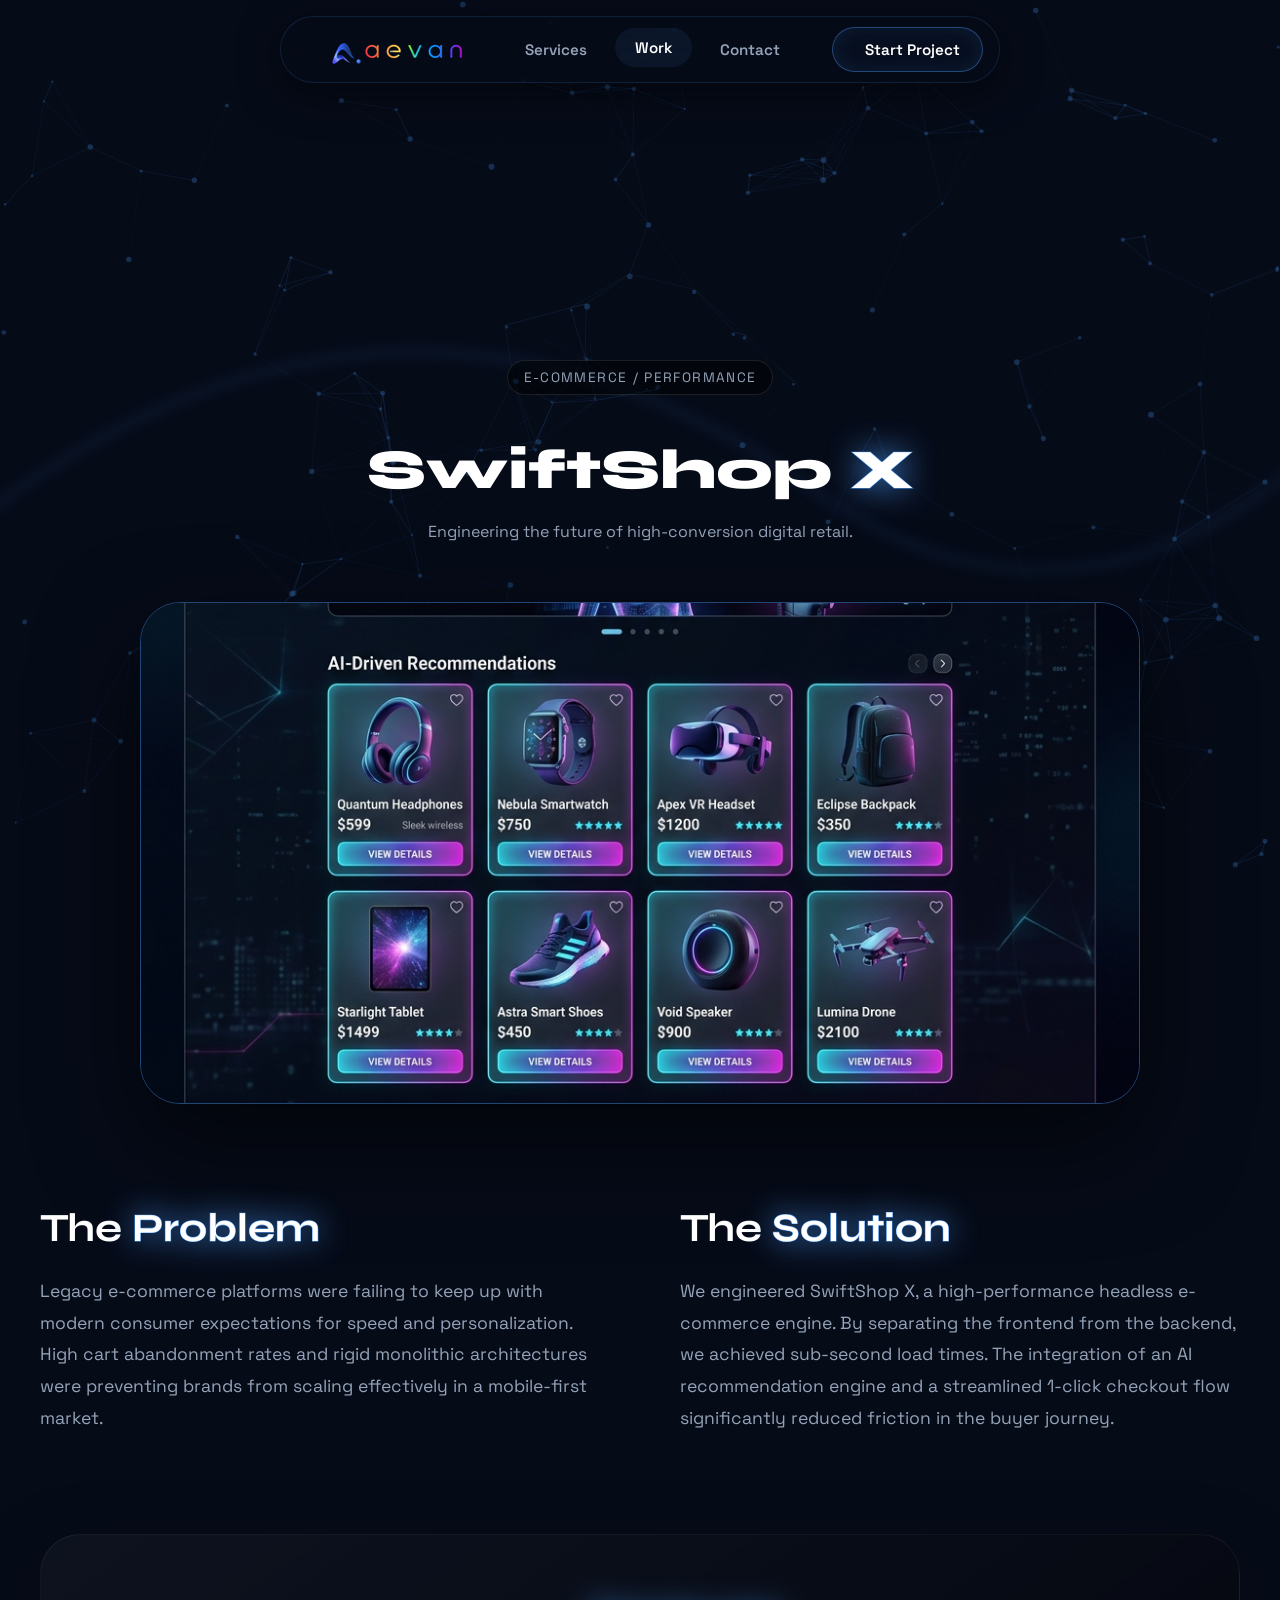
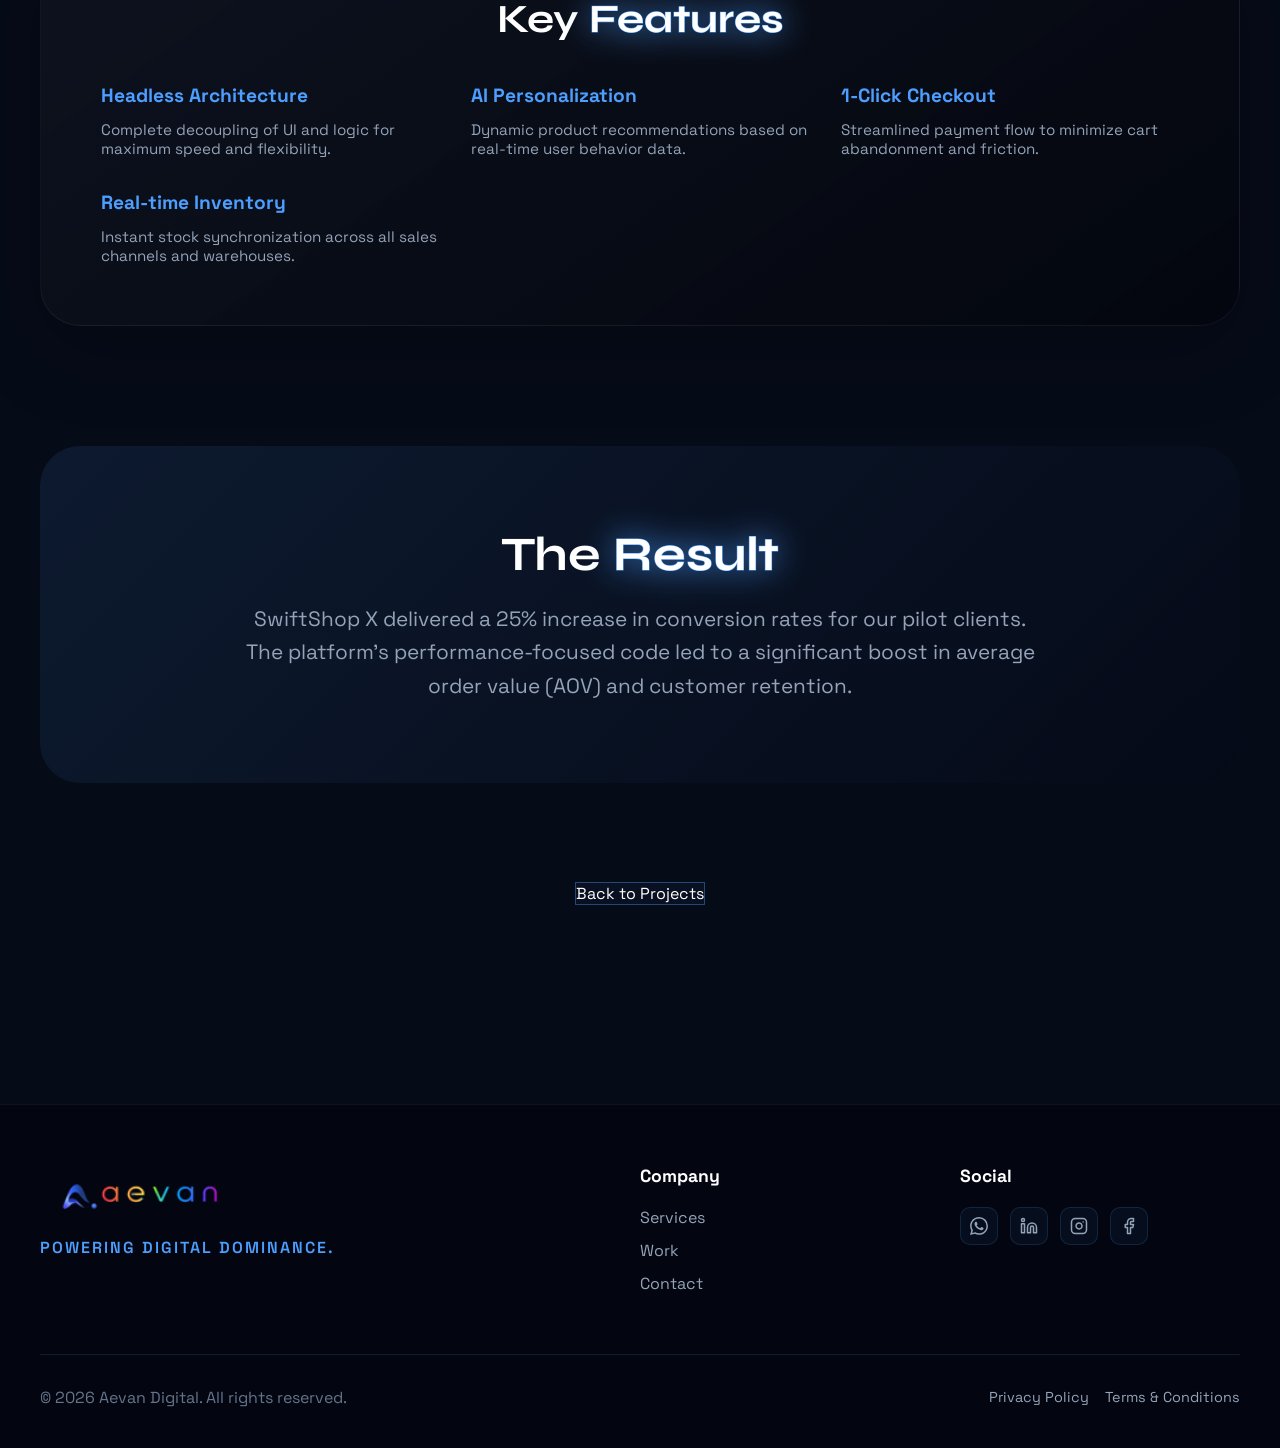
<file: swiftshop-x.html>
<!DOCTYPE html>
<html lang="en">

<head>
  <meta charset="UTF-8" />
  <meta name="viewport" content="width=device-width, initial-scale=1.0" />
  <meta name="description" content="Case Study: SwiftShop X. A high-performance headless e-commerce engine with AI-driven personalization and 1-click checkout.">
  <meta name="robots" content="index, follow">
  <meta name="theme-color" content="#060b18">
  <title>SwiftShop X | Case Study | Aevan Digital</title>
  <link rel="icon" href="favicon.ico" />
  <link rel="apple-touch-icon" href="logo.png" />
  <link
    href="https://fonts.googleapis.com/css2?family=Outfit:wght@100..900&family=Syne:wght@400;500;600;700;800&family=Space+Grotesk:wght@300;400;500;600;700&display=swap"
    rel="stylesheet" />
  <link rel="stylesheet" href="style.css" />
</head>

<body>
  <canvas id="particleCanvas" aria-hidden="true"></canvas>
  <div class="ambient-curves" id="ambientParallax" aria-hidden="true">
    <div class="layer layer-1" data-depth="0.1">
      <svg viewBox="0 0 800 600" fill="none" preserveAspectRatio="none">
        <path d="M-100 400 Q200 100 500 300 Q700 450 900 200" stroke="rgba(77, 159, 255, 0.15)" stroke-width="3" filter="blur(4px)" />
      </svg>
    </div>
  </div>

  <nav class="navbar" id="navbar">
    <a href="/" class="logo">
      <img src="logo.png" alt="Aevan Digital Logo" style="height: 40px; object-fit: contain;">
    </a>
    <ul class="nav-links">
      <li><a href="/services" class="nav-link">Services</a></li>
      <li><a href="/work" class="nav-link active">Work</a></li>
      <li><a href="/contact" class="nav-link">Contact</a></li>
    </ul>
    <a href="/contact" class="btn-nav inner-glow">Start Project</a>
  </nav>

  <div id="scroll-wrapper" data-scroll-container>
    <main id="app-root">
      <div class="page-content cinematic-scroll">
        <section class="container" style="padding-top: 160px;">
          <div class="section-header fade-in-up">
            <span class="pill-label">E-COMMERCE / PERFORMANCE</span>
            <h1 class="section-title" style="margin-top:20px;">SwiftShop <span class="text-glow" data-text="X">X</span></h1>
            <p class="section-desc">Engineering the future of high-conversion digital retail.</p>
          </div>

          <div class="case-hero-image fade-in-up delay-1" style="margin-top: 60px; border-radius: 40px; overflow: hidden; box-shadow: 0 40px 100px rgba(0,0,0,0.6); border: 1px solid var(--border-lit); max-width: 1000px; margin-left: auto; margin-right: auto;">
            <img src="images/swiftshop.png" alt="SwiftShop X" style="width: 100%; height: 500px; object-fit: cover; display: block;">
          </div>

          <div class="case-details-grid fade-in-up delay-2" style="display: grid; grid-template-columns: 1fr 1fr; gap: 80px; margin-top: 100px;">
            <div class="case-column">
              <h2 style="font-family:var(--font-display); font-size: 2.5rem; margin-bottom: 24px;">The <span class="text-glow" data-text="Problem">Problem</span></h2>
              <p style="color:var(--txt2); font-size: 1.1rem; line-height: 1.8;">Legacy e-commerce platforms were failing to keep up with modern consumer expectations for speed and personalization. High cart abandonment rates and rigid monolithic architectures were preventing brands from scaling effectively in a mobile-first market.</p>
            </div>
            <div class="case-column">
              <h2 style="font-family:var(--font-display); font-size: 2.5rem; margin-bottom: 24px;">The <span class="text-glow" data-text="Solution">Solution</span></h2>
              <p style="color:var(--txt2); font-size: 1.1rem; line-height: 1.8;">We engineered SwiftShop X, a high-performance headless e-commerce engine. By separating the frontend from the backend, we achieved sub-second load times. The integration of an AI recommendation engine and a streamlined 1-click checkout flow significantly reduced friction in the buyer journey.</p>
            </div>
          </div>

          <div class="dark-panel fade-in-up delay-3" style="margin-top: 100px; padding: 60px; border-radius: 40px;">
            <h2 style="font-family:var(--font-display); font-size: 2.5rem; margin-bottom: 40px; text-align: center;">Key <span class="text-glow" data-text="Features">Features</span></h2>
            <div style="display: grid; grid-template-columns: repeat(auto-fit, minmax(280px, 1fr)); gap: 32px;">
              <div class="feature-item">
                <h4 style="color:var(--brand-blue); margin-bottom: 12px; font-size: 1.2rem;">Headless Architecture</h4>
                <p style="color:var(--txt2); font-size: 0.95rem;">Complete decoupling of UI and logic for maximum speed and flexibility.</p>
              </div>
              <div class="feature-item">
                <h4 style="color:var(--brand-blue); margin-bottom: 12px; font-size: 1.2rem;">AI Personalization</h4>
                <p style="color:var(--txt2); font-size: 0.95rem;">Dynamic product recommendations based on real-time user behavior data.</p>
              </div>
              <div class="feature-item">
                <h4 style="color:var(--brand-blue); margin-bottom: 12px; font-size: 1.2rem;">1-Click Checkout</h4>
                <p style="color:var(--txt2); font-size: 0.95rem;">Streamlined payment flow to minimize cart abandonment and friction.</p>
              </div>
              <div class="feature-item">
                <h4 style="color:var(--brand-blue); margin-bottom: 12px; font-size: 1.2rem;">Real-time Inventory</h4>
                <p style="color:var(--txt2); font-size: 0.95rem;">Instant stock synchronization across all sales channels and warehouses.</p>
              </div>
            </div>
          </div>

          <div class="case-results fade-in-up delay-4" style="margin-top: 120px; text-align: center; background: linear-gradient(135deg, rgba(77,159,255,0.1), transparent); padding: 80px; border-radius: 40px;">
            <h2 style="font-family:var(--font-display); font-size: 3rem; margin-bottom: 20px;">The <span class="text-glow" data-text="Result">Result</span></h2>
            <p style="color:var(--txt2); font-size: 1.3rem; max-width: 800px; margin: 0 auto; line-height: 1.6;">SwiftShop X delivered a 25% increase in conversion rates for our pilot clients. The platform's performance-focused code led to a significant boost in average order value (AOV) and customer retention.</p>
          </div>

          <div style="text-align: center; margin-top: 100px; margin-bottom: 100px;">
            <a href="/work" class="btn-outline">Back to Projects</a>
          </div>
        </section>
      </div>
    </main>

    <footer class="footer">
      <div class="footer-grid">
        <div>
          <a href="/" class="logo" style="margin-bottom: 16px;" data-route="home">
            <img src="logo.png" alt="Aevan Digital" style="height: 56px; object-fit: contain;">
          </a>
          <p style="color: var(--brand-blue); margin-bottom: 12px; font-weight: 600; text-transform: uppercase; letter-spacing: 2px;">Powering Digital Dominance.</p>
        </div>
        <div>
          <h4 class="f-title">Company</h4>
          <a href="/services" class="f-link" data-route="services">Services</a>
          <a href="/work" class="f-link" data-route="work">Work</a>
          <a href="/contact" class="f-link" data-route="contact">Contact</a>
        </div>
        <div>
          <h4 class="f-title">Social</h4>
          <div class="social-links" style="display: flex; gap: 12px; margin-top: 16px;">
            <a href="https://wa.me/918877354501" target="_blank" rel="noopener noreferrer" class="social-link" aria-label="WhatsApp">
              <svg viewBox="0 0 24 24" fill="currentColor">
                <path d="M17.472 14.382c-.297-.149-1.758-.867-2.03-.967-.273-.099-.471-.148-.67.15-.197.297-.767.966-.94 1.164-.173.199-.347.223-.644.075-.297-.15-1.255-.463-2.39-1.475-.883-.788-1.48-1.761-1.653-2.059-.173-.297-.018-.458.13-.606.134-.133.298-.347.446-.52.149-.174.198-.298.298-.497.099-.198.05-.371-.025-.52-.075-.149-.669-1.612-.916-2.207-.242-.579-.487-.5-.669-.51-.173-.008-.371-.01-.57-.01-.198 0-.52.074-.792.372-.272.297-1.04 1.016-1.04 2.479 0 1.462 1.065 2.875 1.213 3.074.149.198 2.096 3.2 5.077 4.487.709.306 1.262.489 1.694.625.712.227 1.36.195 1.871.118.571-.085 1.758-.719 2.006-1.413.248-.694.248-1.289.173-1.413-.074-.124-.272-.198-.57-.347m-5.421 7.403h-.004a9.87 9.87 0 01-5.031-1.378l-.361-.214-3.741.982.998-3.648-.235-.374a9.86 9.86 0 01-1.51-5.26c.001-5.45 4.436-9.884 9.888-9.884 2.64 0 5.122 1.03 6.988 2.898a9.825 9.825 0 012.893 6.994c-.003 5.45-4.437 9.884-9.885 9.884m8.413-18.297A11.815 11.815 0 0012.05 0C5.495 0 .16 5.335.157 11.892c0 2.096.547 4.142 1.588 5.945L.057 24l6.305-1.654a11.882 11.882 0 005.683 1.448h.005c6.554 0 11.89-5.335 11.893-11.893a11.821 11.821 0 00-3.48-8.413z" />
              </svg>
            </a>
            <a href="https://www.linkedin.com/company/aevandigital/about/" target="_blank" rel="noopener noreferrer" class="social-link" aria-label="LinkedIn">
              <svg viewBox="0 0 24 24" fill="none" stroke="currentColor" stroke-width="2" stroke-linecap="round" stroke-linejoin="round">
                <path d="M16 8a6 6 0 0 1 6 6v7h-4v-7a2 2 0 0 0-2-2 2 2 0 0 0-2 2v7h-4v-7a6 6 0 0 1 6-6z"></path>
                <rect x="2" y="9" width="4" height="12"></rect>
                <circle cx="4" cy="4" r="2"></circle>
              </svg>
            </a>
            <a href="https://www.instagram.com/aevandigital" target="_blank" rel="noopener noreferrer" class="social-link" aria-label="Instagram">
              <svg viewBox="0 0 24 24" fill="none" stroke="currentColor" stroke-width="2" stroke-linecap="round" stroke-linejoin="round">
                <rect x="2" y="2" width="20" height="20" rx="5" ry="5"></rect>
                <path d="M16 11.37A4 4 0 1 1 12.63 8 4 4 0 0 1 16 11.37z"></path>
                <line x1="17.5" y1="6.5" x2="17.51" y2="6.5"></line>
              </svg>
            </a>
            <a href="https://www.facebook.com/AevanDigital/" target="_blank" rel="noopener noreferrer" class="social-link" aria-label="Facebook">
              <svg viewBox="0 0 24 24" fill="none" stroke="currentColor" stroke-width="2" stroke-linecap="round" stroke-linejoin="round">
                <path d="M18 2h-3a5 5 0 0 0-5 5v3H7v4h3v8h4v-8h3l1-4h-4V7a1 1 0 0 1 1-1h3z"></path>
              </svg>
            </a>
          </div>
        </div>
      </div>
      <div class="footer-bottom" style="display: flex; justify-content: space-between; align-items: center; flex-wrap: wrap; gap: 16px;">
        <div>&copy; 2026 Aevan Digital. All rights reserved.</div>
        <div style="display: flex; gap: 16px; align-items: center;">
          <a href="/privacy" style="color: var(--txt2); font-size: 0.9rem; text-decoration: none; transition: color 0.3s ease;" onmouseover="this.style.color='var(--brand-blue)'" onmouseout="this.style.color='var(--txt2)'">Privacy Policy</a>
          <a href="/terms" style="color: var(--txt2); font-size: 0.9rem; text-decoration: none; transition: color 0.3s ease;" onmouseover="this.style.color='var(--brand-blue)'" onmouseout="this.style.color='var(--txt2)'">Terms & Conditions</a>
        </div>
      </div>
    </footer>
  </div>

  <script src="main.js"></script>
</body>

</html>
</file>
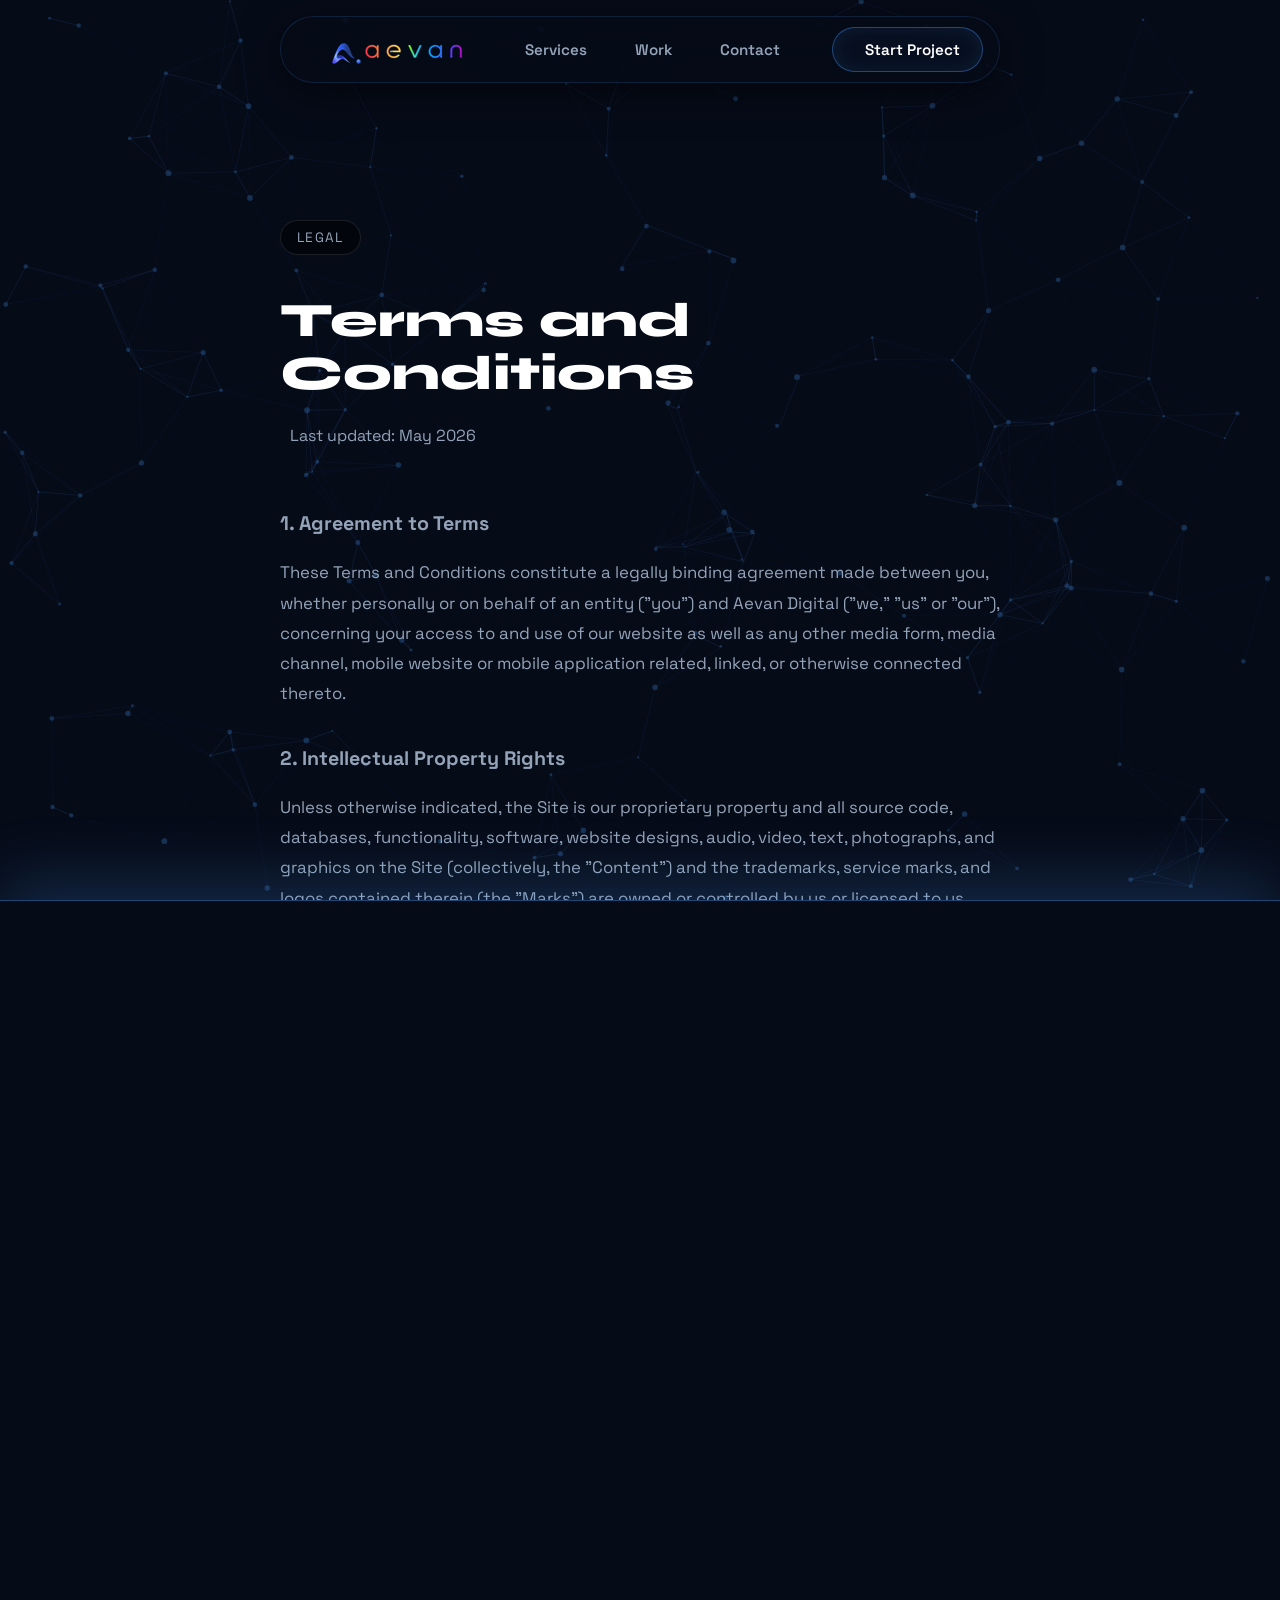
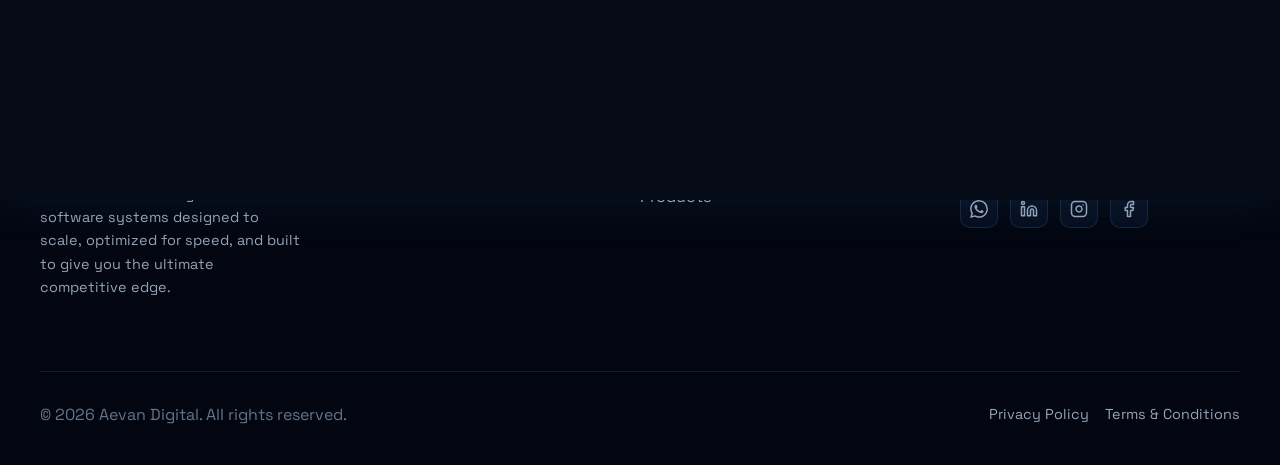
<file: terms.html>
<!DOCTYPE html>
<html lang="en">

<head>
  <meta charset="UTF-8" />
  <meta name="viewport" content="width=device-width, initial-scale=1.0" />
  <meta name="description" content="Read the Aevan Digital Terms and Conditions for website usage, project inquiries, intellectual property, and service-related information.">
  <meta name="robots" content="index, follow">
  <meta name="theme-color" content="#060b18">
  <link rel="canonical" href="https://www.aevandigital.com/terms">
  <meta property="og:title" content="Terms and Conditions | Aevan Digital">
  <meta property="og:description" content="Terms and Conditions for using the Aevan Digital website and related services.">
  <meta property="og:type" content="website">
  <meta property="og:url" content="https://www.aevandigital.com/terms">
  <meta property="og:site_name" content="Aevan Digital">
  <meta property="og:image" content="https://www.aevandigital.com/images/og-image.png">
  <meta name="twitter:card" content="summary_large_image">
  <title>Terms and Conditions | Aevan Digital</title>
  <link rel="icon" href="favicon.ico" />
  <link rel="apple-touch-icon" href="logo.png" />
  <link
    href="https://fonts.googleapis.com/css2?family=Outfit:wght@100..900&family=Syne:wght@400;500;600;700;800&family=Space+Grotesk:wght@300;400;500;600;700&display=swap"
    rel="stylesheet" />
  <link rel="stylesheet" href="style.css" />
  <script type="application/ld+json">
  {
    "@context": "https://schema.org",
    "@type": "WebPage",
    "name": "Terms and Conditions",
    "url": "https://www.aevandigital.com/terms",
    "isPartOf": {
      "@type": "WebSite",
      "name": "Aevan Digital",
      "url": "https://www.aevandigital.com/"
    }
  }
  </script>
</head>

<body>

  <!-- Full-site WebGL-style Particle Network -->
  <canvas id="particleCanvas" aria-hidden="true"></canvas>

  <!-- Smooth Page Transition Overlay -->
  <div class="page-transition" id="pageTransition"></div>

  <!-- Global Navbar -->
  <nav class="navbar" id="navbar">
    <a href="/" class="logo" data-route="home">
      <img src="logo.png" alt="Aevan Digital Logo" style="height: 40px; object-fit: contain;">
    </a>
    <ul class="nav-links">
      <li><a href="/services" class="nav-link" data-route="services">Services</a></li>
      <li><a href="/work" class="nav-link" data-route="work">Work</a></li>
      <li><a href="/contact" class="nav-link" data-route="contact">Contact</a></li>
    </ul>
    <a href="/contact" class="btn-nav inner-glow" data-route="contact">Start Project</a>

    <div class="hamburger" id="hamburger">
      <span></span>
      <span></span>
      <span></span>
    </div>
  </nav>

  <div class="mobile-menu" id="mobileMenu">
    <a href="/" class="mobile-link" data-route="home">Home</a>
    <a href="/services" class="mobile-link" data-route="services">Services</a>
    <a href="/work" class="mobile-link" data-route="work">Work</a>
    <a href="/contact" class="mobile-link" data-route="contact">Contact</a>
    <div class="mobile-menu-divider"></div>
    <a href="/contact" class="btn-primary" data-route="contact">Start Project</a>
  </div>

  <!-- Scroll Wrapper for Smooth Scrolling -->
  <div id="scroll-wrapper" data-scroll-container>
    <main id="app-root">
      <div class="page-content cinematic-scroll">
        <section class="container" style="max-width: 800px; margin: 0 auto; padding-top: 120px; padding-bottom: 80px;">
          <div class="section-header fade-in-up" style="text-align: left;">
            <span class="pill-label">LEGAL</span>
            <h1 class="section-title" style="margin-top:16px; font-size: 3rem;">Terms and Conditions</h1>
            <p class="section-desc" style="margin-top: 24px;">Last updated: May 2026</p>
          </div>
          
          <div class="fade-in-up delay-1" style="color: var(--txt2); line-height: 1.8; font-size: 1.05rem; margin-top: 40px;">
            <h3 style="color: var(--txt1); margin-top: 32px; margin-bottom: 16px;">1. Agreement to Terms</h3>
            <p>These Terms and Conditions constitute a legally binding agreement made between you, whether personally or on behalf of an entity ("you") and Aevan Digital ("we," "us" or "our"), concerning your access to and use of our website as well as any other media form, media channel, mobile website or mobile application related, linked, or otherwise connected thereto.</p>
            
            <h3 style="color: var(--txt1); margin-top: 32px; margin-bottom: 16px;">2. Intellectual Property Rights</h3>
            <p>Unless otherwise indicated, the Site is our proprietary property and all source code, databases, functionality, software, website designs, audio, video, text, photographs, and graphics on the Site (collectively, the "Content") and the trademarks, service marks, and logos contained therein (the "Marks") are owned or controlled by us or licensed to us, and are protected by copyright and trademark laws.</p>

            <h3 style="color: var(--txt1); margin-top: 32px; margin-bottom: 16px;">3. User Representations</h3>
            <p>By using the Site, you represent and warrant that:</p>
            <ul style="margin-left: 20px; margin-top: 12px; margin-bottom: 12px;">
              <li>All registration information you submit will be true, accurate, current, and complete.</li>
              <li>You will maintain the accuracy of such information and promptly update such registration information as necessary.</li>
              <li>You have the legal capacity and you agree to comply with these Terms and Conditions.</li>
            </ul>

            <h3 style="color: var(--txt1); margin-top: 32px; margin-bottom: 16px;">4. Modifications and Interruptions</h3>
            <p>We reserve the right to change, modify, or remove the contents of the Site at any time or for any reason at our sole discretion without notice. However, we have no obligation to update any information on our Site. We also reserve the right to modify or discontinue all or part of the Site without notice at any time.</p>
            
            <h3 style="color: var(--txt1); margin-top: 32px; margin-bottom: 16px;">5. Contact Us</h3>
            <p>In order to resolve a complaint regarding the Site or to receive further information regarding use of the Site, please contact us at <a href="mailto:connect@aevandigital.com" style="color: var(--brand-blue); text-decoration: none;">connect@aevandigital.com</a>.</p>
          </div>
        </section>
      </div>
    </main>

    <!-- Global Footer -->
    <footer class="footer">
      <div class="footer-grid">
        <div>
          <a href="/" class="logo" style="margin-bottom: 16px;" data-route="home">
            <img src="logo.png" alt="Aevan Digital" style="height: 56px; object-fit: contain;">
          </a>
          <p style="color: var(--brand-blue); margin-bottom: 12px; font-weight: 600; text-transform: uppercase; letter-spacing: 2px;">Powering Digital Dominance.</p>
          <p style="color: var(--txt2); margin-bottom: 24px; font-size: 0.9rem; line-height: 1.6; max-width: 260px;">We architect and engineer modern software systems designed to scale, optimized for speed, and built to give you the ultimate competitive edge.</p>
        </div>
        <div>
          <h4 class="f-title">Company</h4>
          <a href="/services" class="f-link" data-route="services">Services</a>
          <a href="/work" class="f-link" data-route="work">Work</a>
          <a href="https://aevanlabs.com" target="_blank" class="f-link">Products</a>
        </div>
        <div>
          <h4 class="f-title">Contact</h4>
          <a href="mailto:connect@aevandigital.com" class="f-link">connect@aevandigital.com</a>
          <a href="tel:+918877354501" class="f-link">+91 8877354501</a>
          <div class="social-links" style="display: flex; gap: 12px; margin-top: 16px;">
            <a href="https://wa.me/918877354501" target="_blank" rel="noopener noreferrer" class="social-link"
              aria-label="WhatsApp">
              <svg viewBox="0 0 24 24" fill="currentColor">
                <path
                  d="M17.472 14.382c-.297-.149-1.758-.867-2.03-.967-.273-.099-.471-.148-.67.15-.197.297-.767.966-.94 1.164-.173.199-.347.223-.644.075-.297-.15-1.255-.463-2.39-1.475-.883-.788-1.48-1.761-1.653-2.059-.173-.297-.018-.458.13-.606.134-.133.298-.347.446-.52.149-.174.198-.298.298-.497.099-.198.05-.371-.025-.52-.075-.149-.669-1.612-.916-2.207-.242-.579-.487-.5-.669-.51-.173-.008-.371-.01-.57-.01-.198 0-.52.074-.792.372-.272.297-1.04 1.016-1.04 2.479 0 1.462 1.065 2.875 1.213 3.074.149.198 2.096 3.2 5.077 4.487.709.306 1.262.489 1.694.625.712.227 1.36.195 1.871.118.571-.085 1.758-.719 2.006-1.413.248-.694.248-1.289.173-1.413-.074-.124-.272-.198-.57-.347m-5.421 7.403h-.004a9.87 9.87 0 01-5.031-1.378l-.361-.214-3.741.982.998-3.648-.235-.374a9.86 9.86 0 01-1.51-5.26c.001-5.45 4.436-9.884 9.888-9.884 2.64 0 5.122 1.03 6.988 2.898a9.825 9.825 0 012.893 6.994c-.003 5.45-4.437 9.884-9.885 9.884m8.413-18.297A11.815 11.815 0 0012.05 0C5.495 0 .16 5.335.157 11.892c0 2.096.547 4.142 1.588 5.945L.057 24l6.305-1.654a11.882 11.882 0 005.683 1.448h.005c6.554 0 11.89-5.335 11.893-11.893a11.821 11.821 0 00-3.48-8.413z" />
              </svg>
            </a>
            <a href="https://www.linkedin.com/company/aevandigital/about/" target="_blank" rel="noopener noreferrer" class="social-link"
              aria-label="LinkedIn">
              <svg viewBox="0 0 24 24" fill="none" stroke="currentColor" stroke-width="2" stroke-linecap="round"
                stroke-linejoin="round">
                <path d="M16 8a6 6 0 0 1 6 6v7h-4v-7a2 2 0 0 0-2-2 2 2 0 0 0-2 2v7h-4v-7a6 6 0 0 1 6-6z"></path>
                <rect x="2" y="9" width="4" height="12"></rect>
                <circle cx="4" cy="4" r="2"></circle>
              </svg>
            </a>
            <a href="https://www.instagram.com/aevandigital" target="_blank" rel="noopener noreferrer" class="social-link"
              aria-label="Instagram">
              <svg viewBox="0 0 24 24" fill="none" stroke="currentColor" stroke-width="2" stroke-linecap="round"
                stroke-linejoin="round">
                <rect x="2" y="2" width="20" height="20" rx="5" ry="5"></rect>
                <path d="M16 11.37A4 4 0 1 1 12.63 8 4 4 0 0 1 16 11.37z"></path>
                <line x1="17.5" y1="6.5" x2="17.51" y2="6.5"></line>
              </svg>
            </a>
            <a href="https://www.facebook.com/AevanDigital/" target="_blank" rel="noopener noreferrer" class="social-link" aria-label="Facebook">
              <svg viewBox="0 0 24 24" fill="none" stroke="currentColor" stroke-width="2" stroke-linecap="round" stroke-linejoin="round">
                <path d="M18 2h-3a5 5 0 0 0-5 5v3H7v4h3v8h4v-8h3l1-4h-4V7a1 1 0 0 1 1-1h3z"></path>
              </svg>
            </a>
          </div>
        </div>
      </div>
      <div class="footer-bottom" style="display: flex; justify-content: space-between; align-items: center; flex-wrap: wrap; gap: 16px;">
        <div>&copy; 2026 Aevan Digital. All rights reserved.</div>
        <div style="display: flex; gap: 16px; align-items: center;">
          <a href="/privacy" style="color: var(--txt2); font-size: 0.9rem; text-decoration: none; transition: color 0.3s ease;" onmouseover="this.style.color='var(--brand-blue)'" onmouseout="this.style.color='var(--txt2)'">Privacy Policy</a>
          <a href="/terms" style="color: var(--txt2); font-size: 0.9rem; text-decoration: none; transition: color 0.3s ease;" onmouseover="this.style.color='var(--brand-blue)'" onmouseout="this.style.color='var(--txt2)'">Terms & Conditions</a>
        </div>
      </div>
    </footer>
  </div>

  <!-- Core Logic Engine -->
  <script src="main.js"></script>
</body>

</html>
</file>
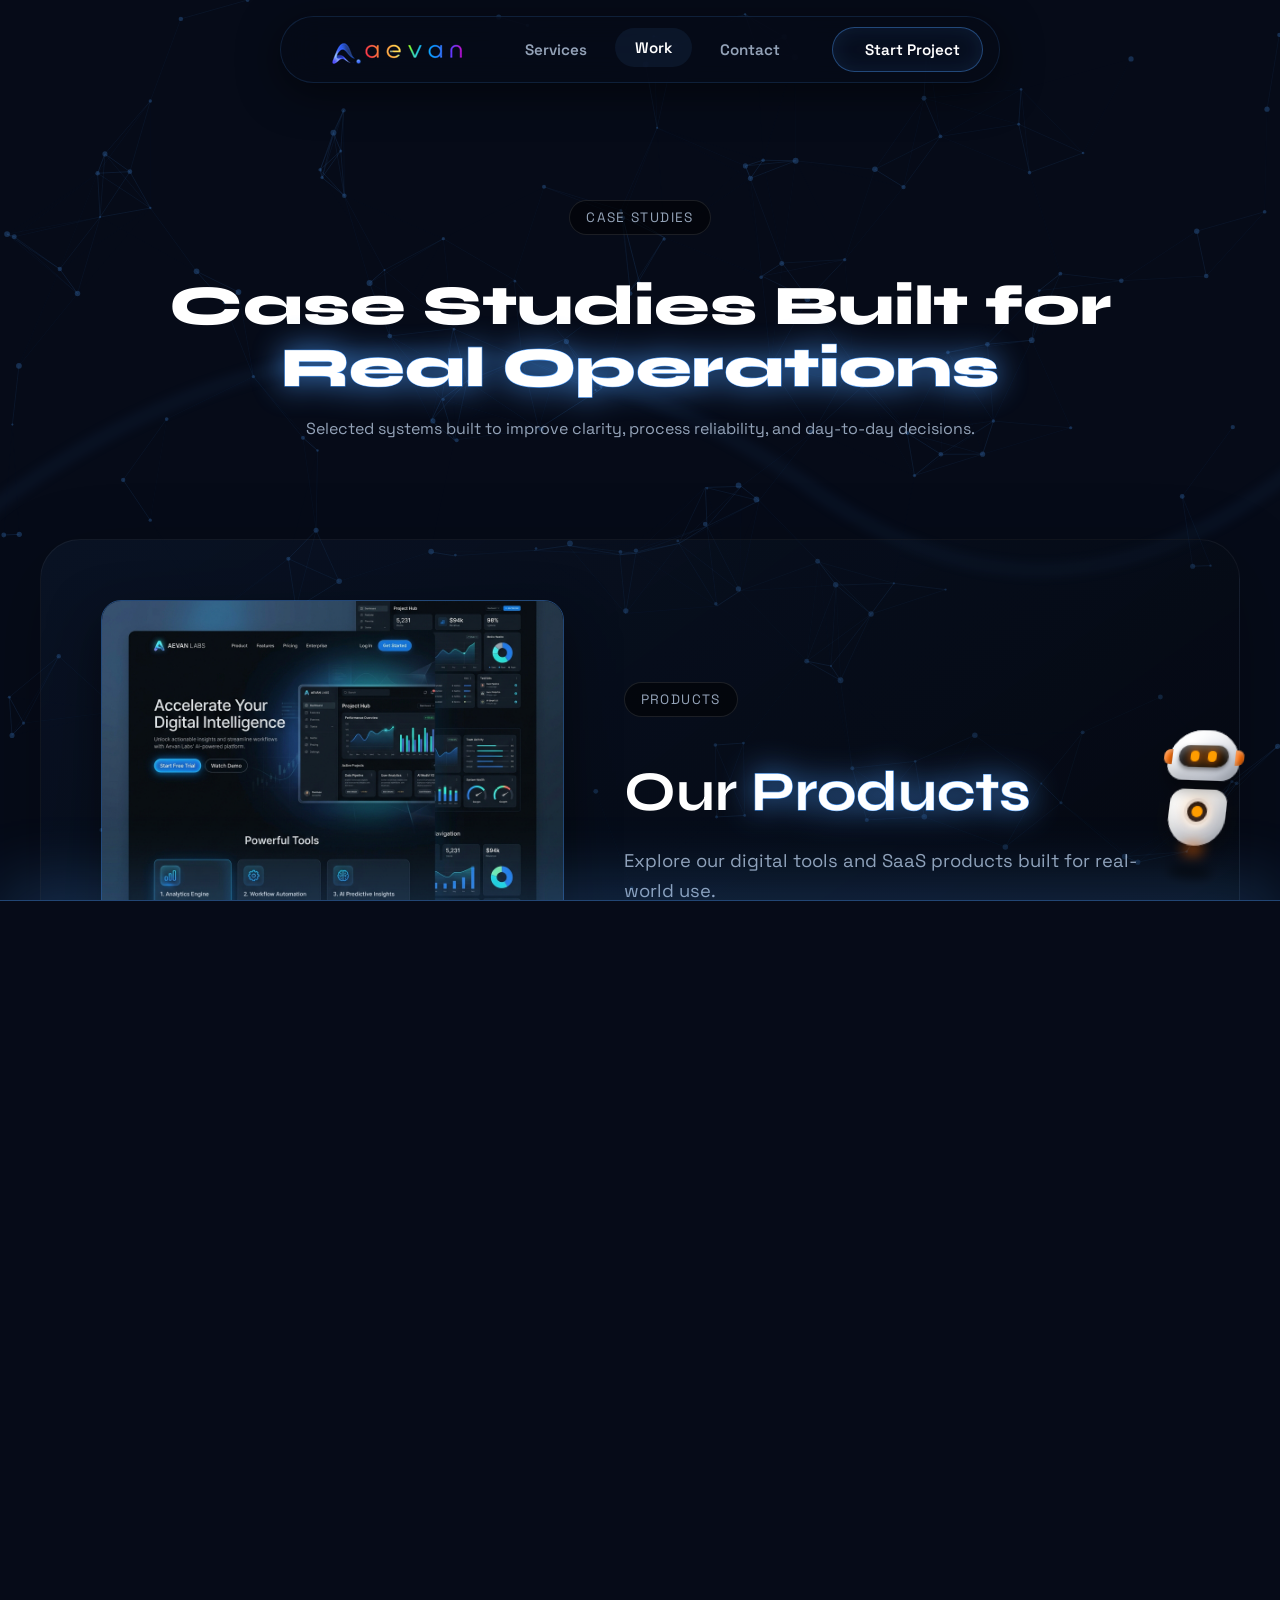
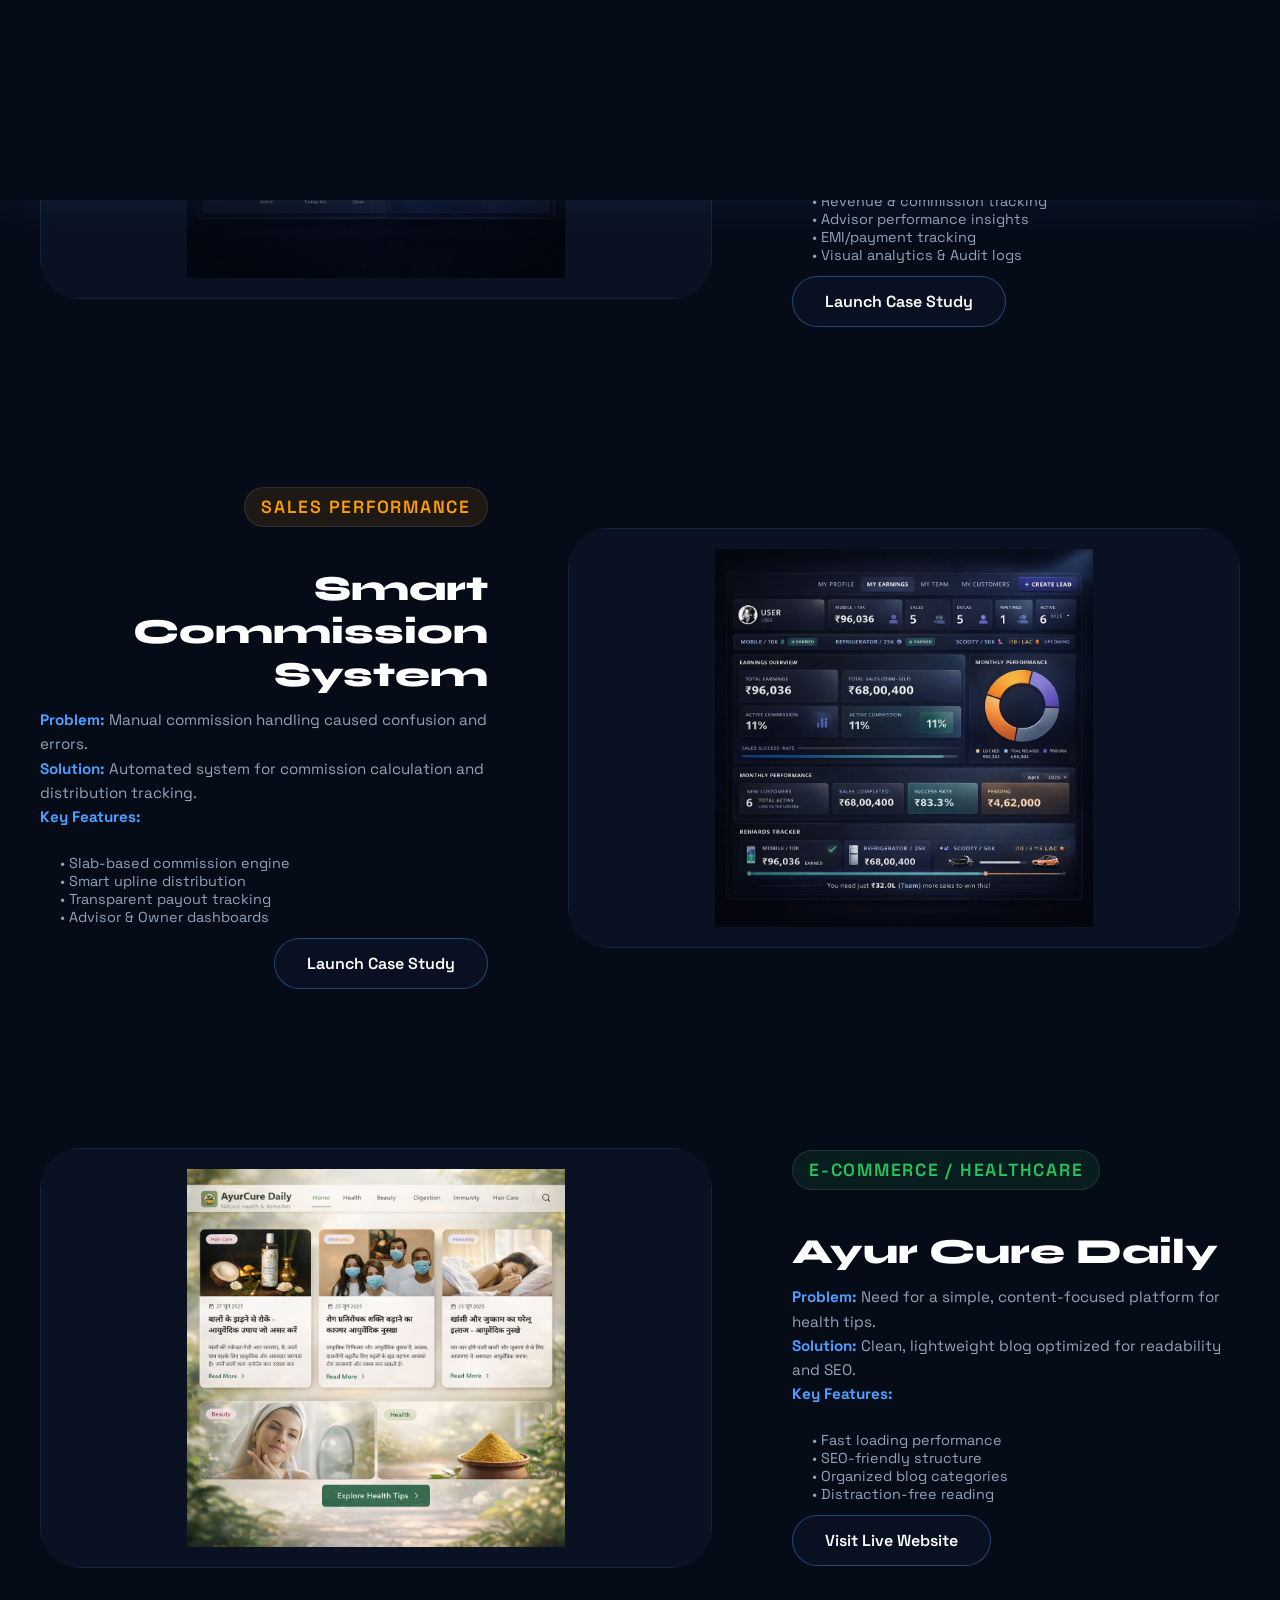
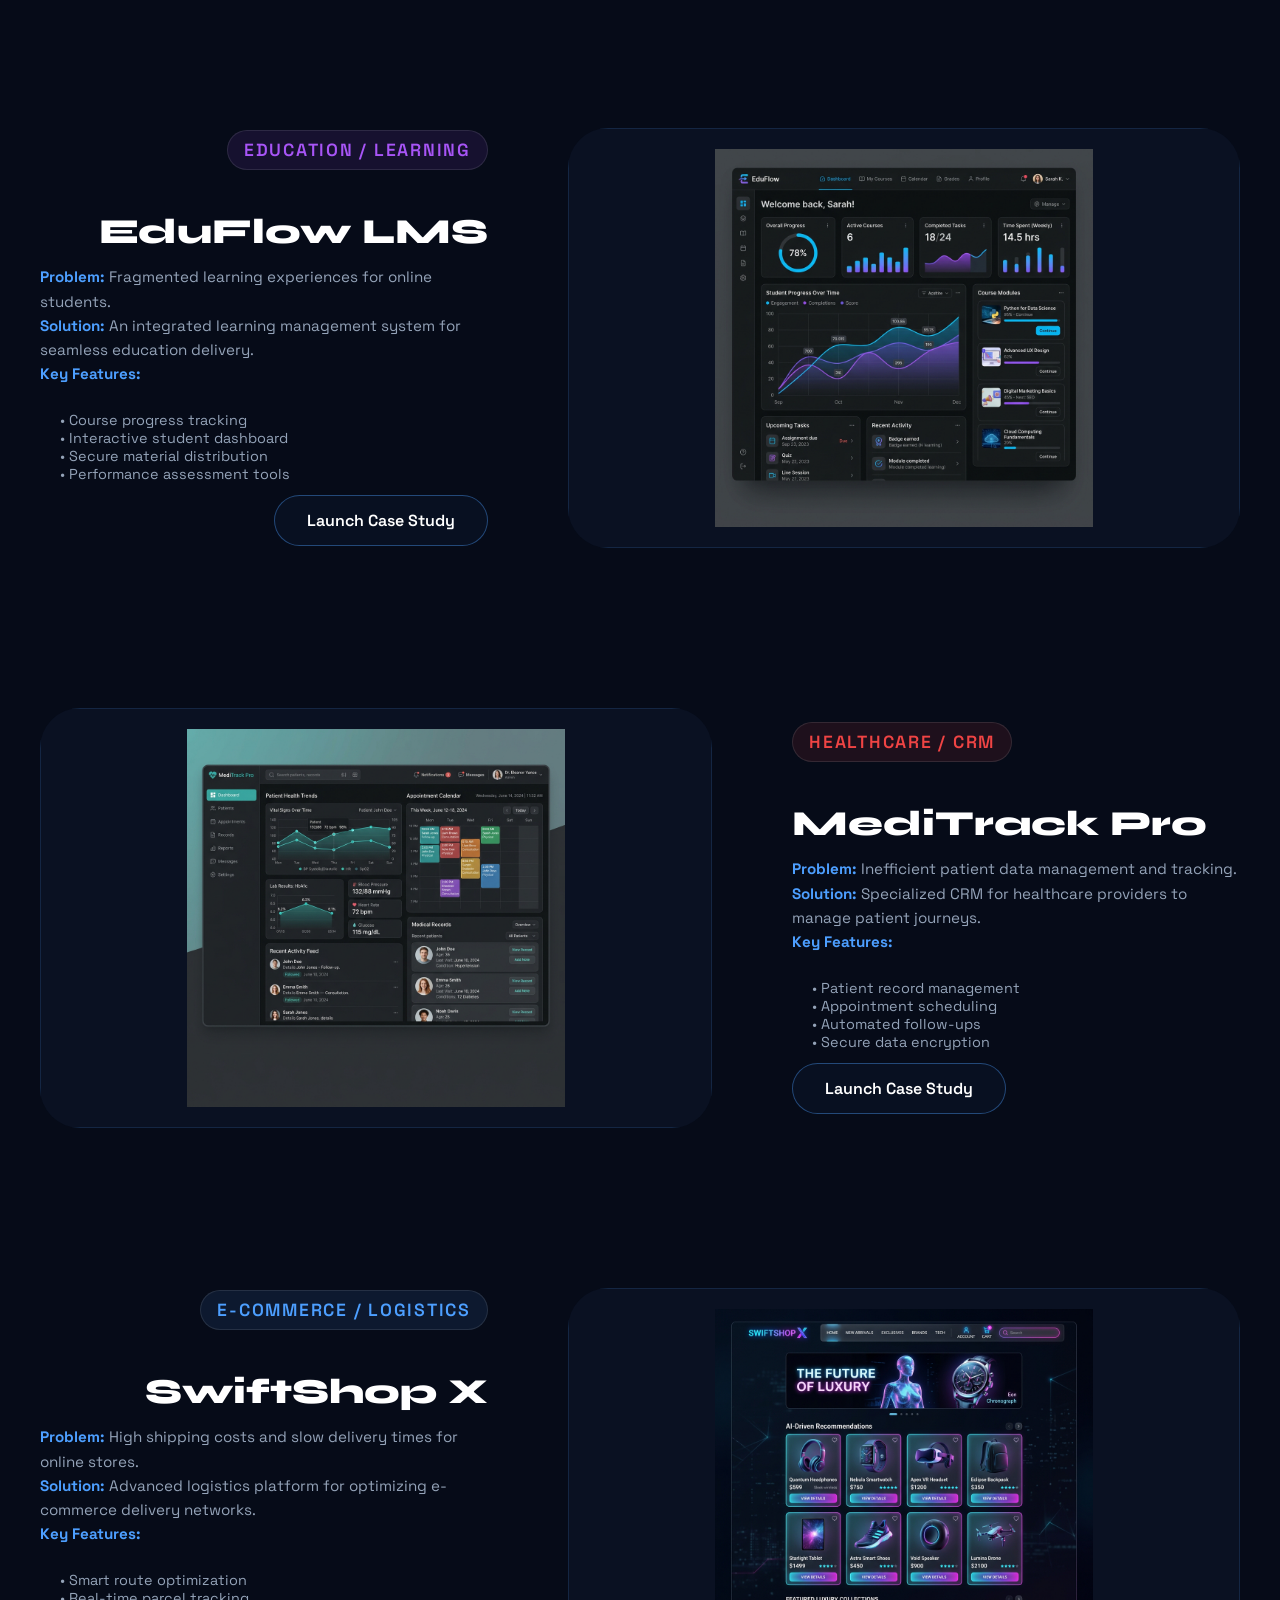
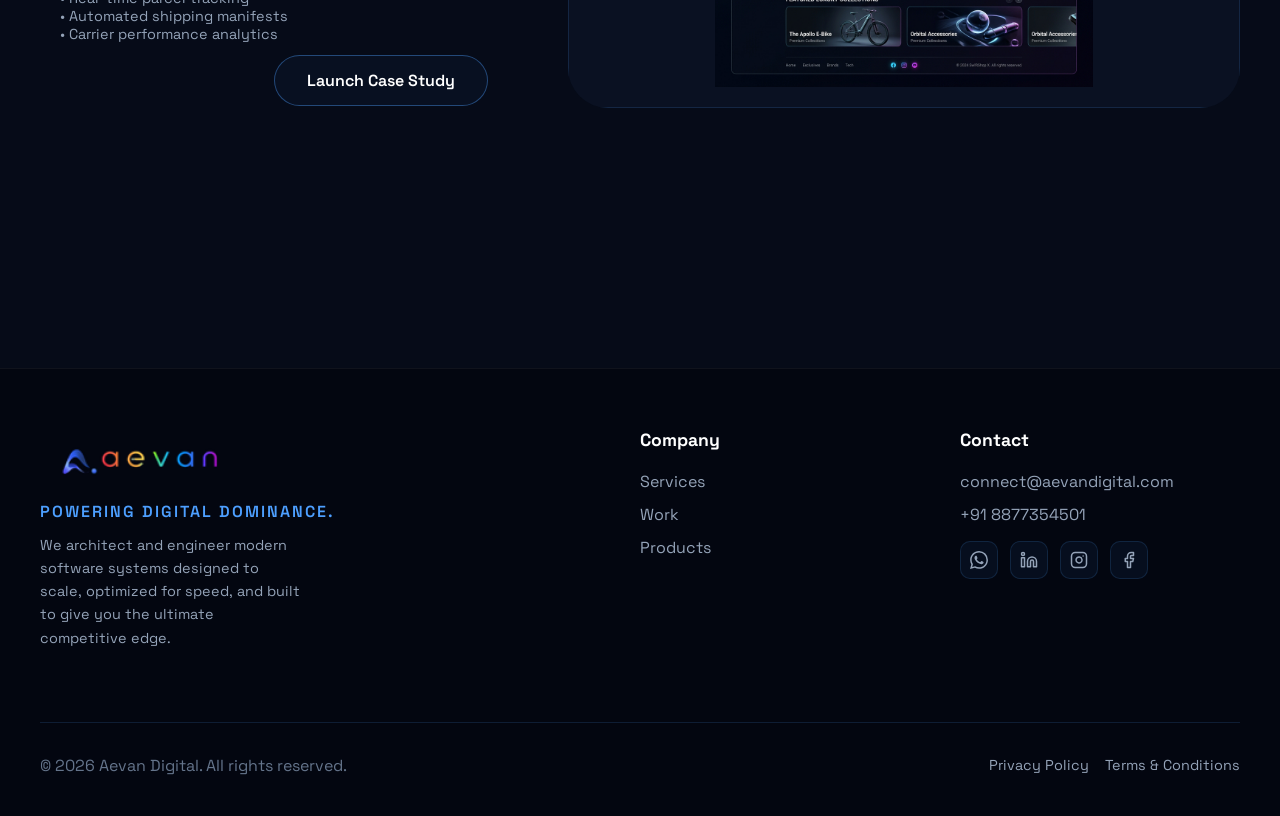
<file: work.html>
<!DOCTYPE html>
<html lang="en">

<head>
  <meta charset="UTF-8" />
  <meta name="viewport" content="width=device-width, initial-scale=1.0" />
  <meta name="description"
    content="Witness our track record of engineering excellence. Explore our custom products, SaaS solutions, and digital transformation case studies.">
  <meta name="keywords" content="digital products, SaaS, UI design, web engineering, case studies, AI integration">
  <meta property="og:title" content="Aevan Digital Work — Showcase of Excellence">
  <meta property="og:description" content="A curated look into our engineering and design capabilities.">
  <meta property="og:type" content="website">
  <meta property="og:image" content="logo.png">
  <title>Work | Aevan Digital — Premium Digital Experiences</title>
  <link rel="icon" href="favicon.ico" />
  <link
    href="https://fonts.googleapis.com/css2?family=Outfit:wght@100..900&family=Syne:wght@400;500;600;700;800&family=Space+Grotesk:wght@300;400;500;600;700&display=swap"
    rel="stylesheet" />
  <link rel="stylesheet" href="style.css" />
</head>

<body>

  <!-- Full-site WebGL-style Particle Network -->
  <canvas id="particleCanvas" aria-hidden="true"></canvas>

  <!-- Parallax Ambient Depth Layers -->
  <div class="ambient-curves" id="ambientParallax" aria-hidden="true">
    <div class="layer layer-1" data-depth="0.1">
      <svg viewBox="0 0 800 600" fill="none" preserveAspectRatio="none">
        <path d="M-100 400 Q200 100 500 300 Q700 450 900 200" stroke="rgba(77, 159, 255, 0.15)" stroke-width="3"
          filter="blur(4px)" />
      </svg>
    </div>
    <div class="layer layer-2" data-depth="0.3">
      <svg viewBox="0 0 800 500" fill="none" preserveAspectRatio="none">
        <path d="M900 100 Q600 400 300 200 Q100 50 -100 300" stroke="rgba(77, 159, 255, 0.4)" stroke-width="1.5" />
      </svg>
    </div>
  </div>

  <!-- Smooth Page Transition Overlay -->
  <div class="page-transition" id="pageTransition"></div>

  <!-- Global Navbar -->
  <nav class="navbar" id="navbar">
    <a href="/" class="logo" data-route="home">
      <img src="logo.png" alt="Aevan Digital Logo" style="height: 40px; object-fit: contain;">
    </a>
    <ul class="nav-links">
      <li><a href="/services" class="nav-link" data-route="services">Services</a></li>
      <li><a href="/work" class="nav-link" data-route="work">Work</a></li>
      <li><a href="/contact" class="nav-link" data-route="contact">Contact</a></li>
    </ul>
    <a href="/contact" class="btn-nav inner-glow" data-route="contact">Start Project</a>

    <div class="hamburger" id="hamburger">
      <span></span>
      <span></span>
      <span></span>
    </div>
  </nav>

  <div class="mobile-menu" id="mobileMenu">
    <a href="/" class="mobile-link" data-route="home">Home</a>
    <a href="/services" class="mobile-link" data-route="services">Services</a>
    <a href="/work" class="mobile-link" data-route="work">Work</a>
    <a href="/contact" class="mobile-link" data-route="contact">Contact</a>
    <div class="mobile-menu-divider"></div>
    <a href="/contact" class="btn-primary" data-route="contact">Start Project</a>
  </div>

  <!-- Scroll Wrapper for Smooth Scrolling -->
  <div id="scroll-wrapper" data-scroll-container>
    <!-- Router View (Content is dynamically injected here) -->
    <main id="app-root">

      <div class="page-content cinematic-scroll">
        <section class="container">
          <div class="section-header fade-in-up" style="text-align: center;">
            <span class="pill-label">CASE STUDIES</span>
            <h2 class="section-title" style="margin-top:16px;">Case Studies Built for <span class="text-glow"
                data-text="Real Operations">Real Operations</span></h2>
            <p class="section-desc">Selected systems built to improve clarity, process reliability, and day-to-day
              decisions.</p>
          </div>

          <!-- OUR PRODUCTS SECTION -->
          <div class="products-section fade-in-up" style="margin-top: 100px; margin-bottom: 120px;">
            <div class="dark-panel"
              style="display: grid; grid-template-columns: 1fr 1.2fr; gap: 60px; align-items: center; padding: 60px; overflow: hidden; border-radius: 40px; background: linear-gradient(145deg, rgba(77,159,255,0.05), rgba(0,0,0,0.4));">
              <div class="product-visual">
                <img src="images/aevan-labs.png" alt="Aevan Labs Digital Product Preview"
                  style="width: 100%; border-radius: 20px; box-shadow: 0 20px 50px rgba(0,0,0,0.5); border: 1px solid var(--border-lit);">
              </div>
              <div class="products-content">
                <span class="pill-label">Products</span>
                <h2 style="font-family:var(--font-display); font-size: 3.5rem; margin-top:20px; line-height:1.1;">Our
                  <span class="text-glow" data-text="Products">Products</span>
                </h2>
                <p style="color:var(--txt2); font-size: 1.15rem; line-height: 1.6; margin-top:24px;">Explore our digital
                  tools and SaaS products built for real-world use.</p>
                <a href="https://aevanlabs.com" target="_blank" class="btn-primary magnetic-btn"
                  style="margin-top:32px; display:inline-flex; align-items:center; gap:12px; text-decoration:none;">
                  <span class="btn-text">Visit Aevan Labs</span>
                  <svg width="18" height="18" viewBox="0 0 24 24" fill="none" stroke="currentColor" stroke-width="2.5">
                    <path d="M18 13v6a2 2 0 0 1-2 2H5a2 2 0 0 1-2-2V8a2 2 0 0 1 2-2h6M15 3h6v6M10 14L21 3" />
                  </svg>
                </a>
              </div>
            </div>
          </div>

          <div class="section-header fade-in-up" style="text-align: center; margin-bottom: 80px;">
            <span class="pill-label">LIVE PROJECTS</span>
            <h2 class="section-title">Client <span class="text-glow" data-text="Showcase">Showcase</span></h2>
          </div>

          <div class="cinematic-work-list">
            <!-- Proj 1: Owner Analytics -->
            <article class="cinematic-project fade-in-up delay-1">
              <a href="/owner-analytics" class="cp-visual magnetic-wrap">
                <div class="cp-visual-inner">
                  <img src="images/project1.png" alt="Owner Analytics Dashboard"
                    style="width: 100%; height: 100%; object-fit: cover;">
                </div>
                <div class="cp-overlay">
                  <span class="cp-view-btn">View Case Study</span>
                </div>
              </a>
              <div class="cp-meta">
                <span class="pill-label" style="background: rgba(77,159,255,0.1); color: var(--brand-blue);">Fintech / Analytics</span>
                <h3 style="margin: 16px 0 12px; font-size: 2.2rem;">Owner Analytics Dashboard</h3>
                <p style="color:var(--txt2); font-size: 0.95rem; line-height: 1.6; margin-bottom: 24px;">
                  <strong style="color:var(--brand-blue);">Problem:</strong> No centralized visibility of business performance.<br />
                  <strong style="color:var(--brand-blue);">Solution:</strong> Built a comprehensive dashboard showing sales, revenue, and advisor performance.<br />
                  <strong style="color:var(--brand-blue);">Key Features:</strong>
                <ul style="color:var(--txt2); margin-left: 20px; margin-top: 10px; font-size: 0.9rem;">
                  <li>• Revenue & commission tracking</li>
                  <li>• Advisor performance insights</li>
                  <li>• EMI/payment tracking</li>
                  <li>• Visual analytics & Audit logs</li>
                </ul>
                </p>
                <a href="/owner-analytics" class="btn-outline magnetic-btn" style="margin-top: 12px;">Launch Case Study</a>
              </div>
            </article>

            <!-- Proj 2: Smart Commission System -->
            <article class="cinematic-project fade-in-up delay-2">
              <a href="/commission-engine" class="cp-visual magnetic-wrap">
                <div class="cp-visual-inner">
                  <img src="images/project2.png" alt="Smart Commission System"
                    style="width: 100%; height: 100%; object-fit: cover;">
                </div>
                <div class="cp-overlay">
                  <span class="cp-view-btn">View Case Study</span>
                </div>
              </a>
              <div class="cp-meta">
                <span class="pill-label" style="background: rgba(255,157,0,0.1); color: #ff9d00;">Sales Performance</span>
                <h3 style="margin: 16px 0 12px; font-size: 2.2rem;">Smart Commission System</h3>
                <p style="color:var(--txt2); font-size: 0.95rem; line-height: 1.6; margin-bottom: 24px;">
                  <strong style="color:var(--brand-blue);">Problem:</strong> Manual commission handling caused confusion and errors.<br />
                  <strong style="color:var(--brand-blue);">Solution:</strong> Automated system for commission calculation and distribution tracking.<br />
                  <strong style="color:var(--brand-blue);">Key Features:</strong>
                <ul style="color:var(--txt2); margin-left: 20px; margin-top: 10px; font-size: 0.9rem;">
                  <li>• Slab-based commission engine</li>
                  <li>• Smart upline distribution</li>
                  <li>• Transparent payout tracking</li>
                  <li>• Advisor & Owner dashboards</li>
                </ul>
                </p>
                <a href="/commission-engine" class="btn-outline magnetic-btn" style="margin-top: 12px;">Launch Case Study</a>
              </div>
            </article>

            <!-- Proj 3: Ayur Cure Daily -->
            <article class="cinematic-project fade-in-up delay-3">
              <a href="https://www.ayurcuredaily.com/" target="_blank" class="cp-visual magnetic-wrap">
                <div class="cp-visual-inner">
                  <img src="images/project3.png" alt="Ayur Cure Daily" style="width: 100%; height: 100%; object-fit: cover; object-position: top;">
                </div>
                <div class="cp-overlay">
                  <span class="cp-view-btn">Visit Website</span>
                </div>
              </a>
              <div class="cp-meta">
                <span class="pill-label" style="background: rgba(34,197,94,0.1); color: #22c55e;">E-commerce / Healthcare</span>
                <h3 style="margin: 16px 0 12px; font-size: 2.2rem;">Ayur Cure Daily</h3>
                <p style="color:var(--txt2); font-size: 0.95rem; line-height: 1.6; margin-bottom: 24px;">
                  <strong style="color:var(--brand-blue);">Problem:</strong> Need for a simple, content-focused platform for health tips.<br />
                  <strong style="color:var(--brand-blue);">Solution:</strong> Clean, lightweight blog optimized for readability and SEO.<br />
                  <strong style="color:var(--brand-blue);">Key Features:</strong>
                <ul style="color:var(--txt2); margin-left: 20px; margin-top: 10px; font-size: 0.9rem;">
                  <li>• Fast loading performance</li>
                  <li>• SEO-friendly structure</li>
                  <li>• Organized blog categories</li>
                  <li>• Distraction-free reading</li>
                </ul>
                </p>
                <a href="https://www.ayurcuredaily.com/" target="_blank" class="btn-outline magnetic-btn" style="margin-top: 12px;">Visit Live Website</a>
              </div>
            </article>

            <!-- Proj 4: EduFlow LMS -->
            <article class="cinematic-project fade-in-up">
              <a href="/eduflow-lms" class="cp-visual magnetic-wrap">
                <div class="cp-visual-inner">
                  <img src="images/eduflow.png" alt="EduFlow LMS" style="width: 100%; height: 100%; object-fit: cover;">
                </div>
                <div class="cp-overlay">
                  <span class="cp-view-btn">View Case Study</span>
                </div>
              </a>
              <div class="cp-meta">
                <span class="pill-label" style="background: rgba(168,85,247,0.1); color: #a855f7;">Education / Learning</span>
                <h3 style="margin: 16px 0 12px; font-size: 2.2rem;">EduFlow LMS</h3>
                <p style="color:var(--txt2); font-size: 0.95rem; line-height: 1.6; margin-bottom: 24px;">
                  <strong style="color:var(--brand-blue);">Problem:</strong> Fragmented learning experiences for online students.<br />
                  <strong style="color:var(--brand-blue);">Solution:</strong> An integrated learning management system for seamless education delivery.<br />
                  <strong style="color:var(--brand-blue);">Key Features:</strong>
                <ul style="color:var(--txt2); margin-left: 20px; margin-top: 10px; font-size: 0.9rem;">
                  <li>• Course progress tracking</li>
                  <li>• Interactive student dashboard</li>
                  <li>• Secure material distribution</li>
                  <li>• Performance assessment tools</li>
                </ul>
                </p>
                <a href="/eduflow-lms" class="btn-outline magnetic-btn" style="margin-top: 12px;">Launch Case Study</a>
              </div>
            </article>

            <!-- Proj 5: MediTrack Pro -->
            <article class="cinematic-project fade-in-up">
              <a href="/meditrack-pro" class="cp-visual magnetic-wrap">
                <div class="cp-visual-inner">
                  <img src="images/meditrack.png" alt="MediTrack Pro" style="width: 100%; height: 100%; object-fit: cover;">
                </div>
                <div class="cp-overlay">
                  <span class="cp-view-btn">View Case Study</span>
                </div>
              </a>
              <div class="cp-meta">
                <span class="pill-label" style="background: rgba(239,68,68,0.1); color: #ef4444;">Healthcare / CRM</span>
                <h3 style="margin: 16px 0 12px; font-size: 2.2rem;">MediTrack Pro</h3>
                <p style="color:var(--txt2); font-size: 0.95rem; line-height: 1.6; margin-bottom: 24px;">
                  <strong style="color:var(--brand-blue);">Problem:</strong> Inefficient patient data management and tracking.<br />
                  <strong style="color:var(--brand-blue);">Solution:</strong> Specialized CRM for healthcare providers to manage patient journeys.<br />
                  <strong style="color:var(--brand-blue);">Key Features:</strong>
                <ul style="color:var(--txt2); margin-left: 20px; margin-top: 10px; font-size: 0.9rem;">
                  <li>• Patient record management</li>
                  <li>• Appointment scheduling</li>
                  <li>• Automated follow-ups</li>
                  <li>• Secure data encryption</li>
                </ul>
                </p>
                <a href="/meditrack-pro" class="btn-outline magnetic-btn" style="margin-top: 12px;">Launch Case Study</a>
              </div>
            </article>

            <!-- Proj 6: SwiftShop X -->
            <article class="cinematic-project fade-in-up">
              <a href="/swiftshop-x" class="cp-visual magnetic-wrap">
                <div class="cp-visual-inner">
                  <img src="images/swiftshop.png" alt="SwiftShop X" style="width: 100%; height: 100%; object-fit: cover;">
                </div>
                <div class="cp-overlay">
                  <span class="cp-view-btn">View Case Study</span>
                </div>
              </a>
              <div class="cp-meta">
                <span class="pill-label" style="background: rgba(77,159,255,0.1); color: var(--brand-blue);">E-commerce / Logistics</span>
                <h3 style="margin: 16px 0 12px; font-size: 2.2rem;">SwiftShop X</h3>
                <p style="color:var(--txt2); font-size: 0.95rem; line-height: 1.6; margin-bottom: 24px;">
                  <strong style="color:var(--brand-blue);">Problem:</strong> High shipping costs and slow delivery times for online stores.<br />
                  <strong style="color:var(--brand-blue);">Solution:</strong> Advanced logistics platform for optimizing e-commerce delivery networks.<br />
                  <strong style="color:var(--brand-blue);">Key Features:</strong>
                <ul style="color:var(--txt2); margin-left: 20px; margin-top: 10px; font-size: 0.9rem;">
                  <li>• Smart route optimization</li>
                  <li>• Real-time parcel tracking</li>
                  <li>• Automated shipping manifests</li>
                  <li>• Carrier performance analytics</li>
                </ul>
                </p>
                <a href="/swiftshop-x" class="btn-outline magnetic-btn" style="margin-top: 12px;">Launch Case Study</a>
              </div>
            </article>
          </div>
        </section>
      </div>

    </main>

    <!-- Global Footer -->
    <footer class="footer">
      <div class="footer-grid">
        <div>
          <a href="/" class="logo" style="margin-bottom: 16px;" data-route="home">
            <img src="logo.png" alt="Aevan Digital" style="height: 56px; object-fit: contain;">
          </a>
          <p
            style="color: var(--brand-blue); margin-bottom: 12px; font-weight: 600; text-transform: uppercase; letter-spacing: 2px;">
            Powering Digital Dominance.</p>
          <p style="color: var(--txt2); margin-bottom: 24px; font-size: 0.9rem; line-height: 1.6; max-width: 260px;">We
            architect and engineer modern software systems designed to scale, optimized for speed, and built to give you
            the ultimate competitive edge.</p>
        </div>
        <div>
          <h4 class="f-title">Company</h4>
          <a href="/services" class="f-link" data-route="services">Services</a>
          <a href="/work" class="f-link" data-route="work">Work</a>
          <a href="https://aevanlabs.com" target="_blank" class="f-link">Products</a>
        </div>
        <div>
          <h4 class="f-title">Contact</h4>
          <a href="mailto:connect@aevandigital.com" class="f-link">connect@aevandigital.com</a>
          <a href="tel:+918877354501" class="f-link">+91 8877354501</a>
          <div class="social-links" style="display: flex; gap: 12px; margin-top: 16px;">
            <a href="https://wa.me/918877354501" target="_blank" rel="noopener noreferrer" class="social-link"
              aria-label="WhatsApp">
              <svg viewBox="0 0 24 24" fill="currentColor">
                <path
                  d="M17.472 14.382c-.297-.149-1.758-.867-2.03-.967-.273-.099-.471-.148-.67.15-.197.297-.767.966-.94 1.164-.173.199-.347.223-.644.075-.297-.15-1.255-.463-2.39-1.475-.883-.788-1.48-1.761-1.653-2.059-.173-.297-.018-.458.13-.606.134-.133.298-.347.446-.52.149-.174.198-.298.298-.497.099-.198.05-.371-.025-.52-.075-.149-.669-1.612-.916-2.207-.242-.579-.487-.5-.669-.51-.173-.008-.371-.01-.57-.01-.198 0-.52.074-.792.372-.272.297-1.04 1.016-1.04 2.479 0 1.462 1.065 2.875 1.213 3.074.149.198 2.096 3.2 5.077 4.487.709.306 1.262.489 1.694.625.712.227 1.36.195 1.871.118.571-.085 1.758-.719 2.006-1.413.248-.694.248-1.289.173-1.413-.074-.124-.272-.198-.57-.347m-5.421 7.403h-.004a9.87 9.87 0 01-5.031-1.378l-.361-.214-3.741.982.998-3.648-.235-.374a9.86 9.86 0 01-1.51-5.26c.001-5.45 4.436-9.884 9.888-9.884 2.64 0 5.122 1.03 6.988 2.898a9.825 9.825 0 012.893 6.994c-.003 5.45-4.437 9.884-9.885 9.884m8.413-18.297A11.815 11.815 0 0012.05 0C5.495 0 .16 5.335.157 11.892c0 2.096.547 4.142 1.588 5.945L.057 24l6.305-1.654a11.882 11.882 0 005.683 1.448h.005c6.554 0 11.89-5.335 11.893-11.893a11.821 11.821 0 00-3.48-8.413z" />
              </svg>
            </a>
            <a href="https://www.linkedin.com/company/aevandigital/about/" target="_blank" rel="noopener noreferrer"
              class="social-link" aria-label="LinkedIn">
              <svg viewBox="0 0 24 24" fill="none" stroke="currentColor" stroke-width="2" stroke-linecap="round"
                stroke-linejoin="round">
                <path d="M16 8a6 6 0 0 1 6 6v7h-4v-7a2 2 0 0 0-2-2 2 2 0 0 0-2 2v7h-4v-7a6 6 0 0 1 6-6z"></path>
                <rect x="2" y="9" width="4" height="12"></rect>
                <circle cx="4" cy="4" r="2"></circle>
              </svg>
            </a>
            <a href="https://www.instagram.com/aevandigital" target="_blank" rel="noopener noreferrer"
              class="social-link" aria-label="Instagram">
              <svg viewBox="0 0 24 24" fill="none" stroke="currentColor" stroke-width="2" stroke-linecap="round"
                stroke-linejoin="round">
                <rect x="2" y="2" width="20" height="20" rx="5" ry="5"></rect>
                <path d="M16 11.37A4 4 0 1 1 12.63 8 4 4 0 0 1 16 11.37z"></path>
                <line x1="17.5" y1="6.5" x2="17.51" y2="6.5"></line>
              </svg>
            </a>
            <a href="https://www.facebook.com/AevanDigital/" target="_blank" rel="noopener noreferrer" class="social-link" aria-label="Facebook">
              <svg viewBox="0 0 24 24" fill="none" stroke="currentColor" stroke-width="2" stroke-linecap="round" stroke-linejoin="round">
                <path d="M18 2h-3a5 5 0 0 0-5 5v3H7v4h3v8h4v-8h3l1-4h-4V7a1 1 0 0 1 1-1h3z"></path>
              </svg>
            </a>
          </div>
        </div>
      </div>
      <div class="footer-bottom"
        style="display: flex; justify-content: space-between; align-items: center; flex-wrap: wrap; gap: 16px;">
        <div>&copy; 2026 Aevan Digital. All rights reserved.</div>
        <div style="display: flex; gap: 16px; align-items: center;">
          <a href="/privacy"
            style="color: var(--txt2); font-size: 0.9rem; text-decoration: none; transition: color 0.3s ease;"
            onmouseover="this.style.color='var(--brand-blue)'" onmouseout="this.style.color='var(--txt2)'">Privacy
            Policy</a>
          <a href="/terms"
            style="color: var(--txt2); font-size: 0.9rem; text-decoration: none; transition: color 0.3s ease;"
            onmouseover="this.style.color='var(--brand-blue)'" onmouseout="this.style.color='var(--txt2)'">Terms &
            Conditions</a>
        </div>
      </div>
    </footer>
  </div>

  <!-- 3D Virtual Assistant Mascot -->
  <div class="assistant-container" id="assistantMascot">
    <div class="mascot-core cute-mode">
      <div class="cute-robot">
        <div class="cr-head">
          <div class="cr-head-gloss"></div>
          <div class="cr-visor">
            <div class="cr-eyes-track">
              <div class="cr-eye cr-eye-l"></div>
              <div class="cr-eye cr-eye-r"></div>
            </div>
          </div>
          <div class="cr-ear left"></div>
          <div class="cr-ear right"></div>
        </div>
        <div class="cr-body">
          <div class="cr-body-gloss"></div>
          <div class="cr-chest-ring">
            <div class="cr-core-light pulse-orange"></div>
          </div>
          <div class="cr-thruster"></div>
        </div>
        <div class="cr-shadow"></div>
      </div>
    </div>
    <div class="assistant-panel" id="assistantPanel">
      <div class="ap-header">
        <span class="ap-status"></span> System Online
      </div>
      <div class="ap-chat">
        <p class="ap-typing-text" id="assistantMsg"></p>
      </div>
      <div class="ap-options">
        <button class="ap-btn" data-route="contact">Build a Website</button>
        <button class="ap-btn" data-route="services">AI Automation</button>
        <button class="ap-btn" data-route="work">View Work</button>
        <button class="ap-btn" data-route="contact">Contact Us</button>
      </div>
    </div>
  </div>

  <!-- Core Logic Engine -->
  <script src="main.js"></script>
</body>

</html>
</file>
<file: style.css>
/* ============================================================
   AEVAN DIGITAL v5 - Insane Level Premium Upgrades
   ============================================================ */
   :root {
    --brand-navy: #060b18;
    --bg: #060b18;
    --bg2: #0a1122;
    --bg3: #0f1830;
    
    --surface: rgba(77, 159, 255, 0.04);
    --surface-hover: rgba(77, 159, 255, 0.08);
    --border: rgba(77, 159, 255, 0.15);
    --border-lit: rgba(77, 159, 255, 0.4);
  
    --brand-blue: #4d9fff;
    --brand-blue-glow: rgba(77, 159, 255, 0.5);
  
    --txt: #ffffff;
    --txt2: #94a3b8;
    --txt3: #64748b;
  
    --grad-btn: linear-gradient(135deg, #1e4dcc 0%, #3d6fef 60%, #60b4ff 100%);
    
    --font: 'Space Grotesk', sans-serif;
    --font-display: 'Syne', sans-serif;
    --font-ui: 'Outfit', sans-serif;
  
    --max: 1400px;
    --ease: cubic-bezier(0.16, 1, 0.3, 1);
  }
  
  /* Preloader Styles */
  #preloader {
    position: fixed;
    inset: 0;
    background: #060b18;
    z-index: 10000;
    display: flex;
    justify-content: center;
    align-items: center;
    transition: opacity 1s var(--ease), visibility 1s var(--ease);
  }
  #preloader.loaded {
    opacity: 0;
    visibility: hidden;
  }
  .preloader-content {
    display: flex;
    justify-content: center;
    align-items: center;
  }
  .flashing-logo {
    width: 240px; /* Increased size */
    height: auto;
    animation: logo-flash 1.5s ease-in-out infinite; /* Slower, rhythmic flash */
    filter: drop-shadow(0 0 30px var(--brand-blue-glow));
  }
  @keyframes logo-flash {
    0%, 100% { opacity: 0.2; transform: scale(0.9); }
    50% { opacity: 1; transform: scale(1.1); }
  }

  /* --- Reset & Layout --- */
  *, *::before, *::after { box-sizing: border-box; margin: 0; padding: 0; }
  
  /* Native High-Performance Scrolling */
  html {
    scroll-behavior: smooth;
  }
  html, body {
    overflow-x: hidden;
    width: 100%;
  }
  body {
    font-family: var(--font);
    background: var(--bg);
    color: var(--txt);
    overflow-y: auto;
    -webkit-font-smoothing: antialiased;
    -webkit-overflow-scrolling: touch;
    user-select: none;
    -webkit-user-select: none;
    -moz-user-select: none;
    -ms-user-select: none;
  }
  
  a { text-decoration: none; color: inherit; }
  button { font-family: inherit; cursor: pointer; outline: none; }
  ul { list-style: none; }
  
  .container { max-width: var(--max); margin: 0 auto; padding: 0 40px; }
  section.container { margin-top: 100px; margin-bottom: 100px; }
  
  .page-content {
      padding-top: 100px;
      flex: 1;
  }
  
  /* ============================================================
     GLOBAL WEBGL / CANVAS BACKGROUND 
     ============================================================ */
  #particleCanvas {
    position: fixed;
    top: 0; left: 0;
    width: 100vw; height: 100vh;
    z-index: 0;
    pointer-events: none;
    opacity: 0.6;
  }
  .ambient-curves {
    position: fixed;
    inset: 0;
    z-index: 0;
    pointer-events: none;
  }
  .parallax-layer {
    position: absolute;
    inset: 0;
    will-change: transform;
  }
  
  /* ============================================================
     PILL NAVBAR & SPA TRANSITIONS
     ============================================================ */
  .navbar {
    position: fixed;
    top: 16px;
    left: 50%;
    transform: translateX(-50%);
    z-index: 999;
    background: rgba(6, 11, 24, 0.7);
    backdrop-filter: blur(20px);
    -webkit-backdrop-filter: blur(20px);
    border: 1px solid var(--border);
    border-radius: 100px;
    padding: 8px 8px 8px 20px;
    display: flex;
    align-items: center;
    gap: 12px;
    width: calc(100% - 24px);
    max-width: 720px;
    box-shadow: 0 10px 40px rgba(0,0,0,0.5);
    transition: top 0.4s var(--ease), border-color 0.4s, background 0.4s;
  }
  @media (min-width: 768px) {
    .navbar { padding: 10px 16px 10px 32px; gap: 32px; width: max-content; }
  }
  .navbar.scrolled {
    background: rgba(6, 11, 24, 0.9);
    border-color: var(--border-lit);
  }
  
  .logo { display: flex; align-items: center; gap: 8px; font-family: var(--font-display); font-size: 1.4rem; font-weight: 800; cursor: pointer; }
  .logo-mark-svg { width: 36px; height: 36px; transition: transform 0.4s cubic-bezier(0.34, 1.56, 0.64, 1); filter: drop-shadow(0 0 10px rgba(77,159,255,0.4)); }
  .logo:hover .logo-mark-svg { transform: scale(1.1); }
  .logo-suffix { color: var(--brand-blue); }
  
  .nav-links { display: flex; gap: 8px; }
  .nav-link { 
    padding: 10px 20px; 
    font-size: 0.95rem; 
    font-weight: 600; 
    color: var(--txt2); 
    border-radius: 100px; 
    transition: all 0.3s var(--ease); 
    cursor: pointer;
    display: inline-block;
  }
  .nav-link:hover, .nav-link.active { color: var(--txt); background: var(--surface-hover); transform: translateY(-2px); }
  
  .inner-glow {
    position: relative;
    overflow: hidden;
  }
  .btn-nav {
    background: var(--surface);
    border: 1px solid var(--border-lit);
    color: white;
    padding: 12px 32px;
    border-radius: 100px;
    font-weight: 600;
    font-size: 0.95rem;
    white-space: nowrap;
    transition: all 0.3s var(--ease);
    box-shadow: 0 0 20px rgba(77, 159, 255, 0.1) inset;
  }
  .btn-nav:hover {
    background: var(--border-lit);
    box-shadow: 0 0 30px rgba(77, 159, 255, 0.4) inset, 0 0 20px rgba(77,159,255,0.3);
  }
  
  /* SPA Overlay Wipe */
  .page-transition {
    position: fixed;
    bottom: -100vh;
    left: 0;
    width: 100vw;
    height: 100vh;
    background: var(--brand-navy);
    z-index: 900;
    will-change: transform;
    pointer-events: none;
    box-shadow: 0 -20px 60px rgba(77, 159, 255, 0.2);
    border-top: 1px solid var(--border-lit);
  }
  
  /* ============================================================
     MAGNETIC BUTTONS & INTERACTIONS
     ============================================================ */
  .magnetic-wrap { position: relative; display: inline-block; }
  .magnetic-btn {
    position: relative;
    display: inline-flex;
    align-items: center;
    justify-content: center;
    padding: 18px 48px;
    border-radius: 100px;
    font-weight: 600;
    font-size: 1.1rem;
    cursor: pointer;
    will-change: transform;
    transition: transform 0.2s cubic-bezier(0.1, 0.8, 0.3, 1), box-shadow 0.4s var(--ease);
  }
  .btn-primary {
    background: var(--grad-btn);
    border: none;
    color: white;
    box-shadow: 0 10px 30px var(--brand-blue-glow);
  }
  .btn-bloom {
    position: absolute;
    inset: -2px;
    background: inherit;
    border-radius: inherit;
    filter: blur(12px);
    opacity: 0;
    z-index: -1;
    transition: opacity 0.4s var(--ease);
  }
  .magnetic-btn:hover .btn-bloom { opacity: 0.8; }
  
  .btn-outline {
    background: var(--surface);
    border: 1px solid var(--border-lit);
    color: white;
  }
  .btn-outline:hover { background: var(--surface-hover); }
  
  /* ============================================================
     CINEMATIC HERO (Insane Level)
     ============================================================ */
  .cinematic-hero {
    min-height: calc(100vh - 100px);
    display: flex;
    flex-direction: column;
    align-items: center;
    justify-content: center;
    text-align: center;
    position: relative;
    z-index: 2;
    padding-top: 40px;
    padding-bottom: 40px;
    box-sizing: border-box;
  }
  .hero-3d-elements {
    position: absolute; inset: 0; z-index: -1; pointer-events: none;
  }
  .glass-blob {
    position: absolute;
    border-radius: 50%;
    filter: blur(80px);
    mix-blend-mode: screen;
  }
  .blob-1 {
    width: min(600px, 80vw); height: min(600px, 80vw);
    background: rgba(77, 159, 255, 0.15);
    top: 50%; left: 50%; transform: translate(-50%, -50%);
  }
  .blob-2 {
    width: min(400px, 60vw); height: min(400px, 60vw);
    background: rgba(120, 200, 255, 0.1);
    top: 20%; right: 8%;
  }
  
  .hero-eyebrow {
    color: var(--brand-blue);
    font-size: 0.85rem;
    font-weight: 700;
    letter-spacing: 0.15em;
    text-transform: uppercase;
    margin-bottom: 16px;
  }
  
  .hero-heading {
    font-family: var(--font-display);
    font-size: clamp(2.5rem, 8vw, 4.5rem);
    font-weight: 800;
    line-height: 1.1;
    letter-spacing: -0.01em;
    padding-bottom: 8px;
    margin-bottom: 16px;
    max-width: 1200px;
  }
  /* Splitting text animation styling */
  .hero-heading .char {
    display: inline-block;
    opacity: 0;
    transform: translateY(40px) rotateX(-40deg);
  }
  
  .text-glow {
    position: relative;
    color: transparent;
    -webkit-text-stroke: 1px var(--brand-blue);
    display: inline-block;
  }
  .text-glow::before {
    content: attr(data-text);
    position: absolute;
    left: 0; top: 0;
    width: 100%; height: 100%;
    background: var(--brand-blue);
    -webkit-background-clip: text;
    color: transparent;
    filter: blur(16px);
    opacity: 0.8;
  }
  .text-glow::after {
    content: attr(data-text);
    position: absolute;
    left: 0; top: 0;
    width: 100%; height: 100%;
    color: var(--txt);
    -webkit-text-stroke: 0;
  }
  
  .hero-sub {
    font-size: clamp(1rem, 1.5vw, 1.15rem);
    color: var(--txt2);
    line-height: 1.6;
    margin-bottom: 32px;
  }
  .hero-actions { display: flex; flex-wrap: wrap; gap: 14px; justify-content: center; }

  .hero-proof {
    display: flex;
    flex-wrap: wrap;
    justify-content: center;
    gap: 12px;
    margin-top: 28px;
    color: var(--txt2);
    font-size: 0.88rem;
  }
  .hero-proof span {
    border: 1px solid var(--border);
    background: rgba(77, 159, 255, 0.06);
    border-radius: 100px;
    padding: 8px 14px;
    box-shadow: inset 0 0 20px rgba(77, 159, 255, 0.04);
  }
  
  .magnetic-btn {
    position: relative;
    display: inline-flex;
    align-items: center;
    justify-content: center;
    padding: 14px 32px;
    border-radius: 100px;
    font-weight: 600;
    font-size: 1rem;
    cursor: pointer;
    will-change: transform;
    transition: transform 0.2s cubic-bezier(0.1, 0.8, 0.3, 1), box-shadow 0.4s var(--ease);
  }
  .section-header { text-align: center; margin-bottom: 60px; }
  .section-title { font-family: var(--font-display); font-size: clamp(2.2rem, 6vw, 3.5rem); font-weight: 800; line-height: 1.1; }
  .section-desc { color: var(--txt2); font-size: clamp(1rem, 1.2vw, 1.2rem); margin-top: 20px; max-width: 700px; margin-left: auto; margin-right: auto; }
  
  .services-module-grid {
    display: grid;
    grid-template-columns: repeat(2, 1fr);
    gap: 40px;
    padding-bottom: 120px;
  }
  .service-module {
    background: rgba(10, 17, 34, 0.4);
    backdrop-filter: blur(12px);
    border: 1px solid var(--border);
    border-radius: 32px;
    padding: 56px;
    position: relative;
    overflow: hidden;
    cursor: pointer;
    transition: transform 0.4s var(--ease), border-color 0.4s;
    transform-style: preserve-3d;
  }
  .sm-edge-glow {
    position: absolute;
    inset: 0;
    pointer-events: none;
    box-shadow: inset 0 0 0 1px transparent;
    border-radius: inherit;
    transition: box-shadow 0.4s var(--ease);
  }
  .service-module:hover { border-color: transparent; transform: translateY(-10px) scale(1.02); }
  .service-module:hover .sm-edge-glow { box-shadow: inset 0 0 0 2px var(--brand-blue), inset 0 0 40px rgba(77,159,255,0.2); }
  
  .sm-content { position: relative; z-index: 2; transform: translateZ(40px); }
  .sm-icon { font-size: 3rem; margin-bottom: 32px; }
  .sm-content h3 { font-family: var(--font-display); font-size: 2.2rem; margin-bottom: 16px; }
  .sm-content p { color: var(--txt2); font-size: 1.15rem; line-height: 1.6; margin-bottom: 32px; }
  
  .sm-tags { display: flex; gap: 12px; }
  .sm-tags span {
    padding: 6px 16px;
    background: var(--surface);
    border: 1px solid var(--border);
    border-radius: 100px;
    font-size: 0.85rem;
    color: var(--txt);
  }
  .sm-expand-trigger {
    position: absolute;
    bottom: 56px; right: 56px;
    color: var(--brand-blue);
    font-weight: 600;
    opacity: 0;
    transform: translateX(-20px);
    transition: all 0.4s var(--ease);
  }
  .service-module:hover .sm-expand-trigger { opacity: 1; transform: translateX(0); }
  
  /* ============================================================
     CINEMATIC WORK LIST
     ============================================================ */
  .cinematic-work-list { display: flex; flex-direction: column; gap: 160px; padding-bottom: 160px; }
  .cinematic-project { display: grid; grid-template-columns: 1.5fr 1fr; gap: 80px; align-items: center; }
  .cinematic-project:nth-child(even) { grid-template-columns: 1fr 1.5fr; }
  .cinematic-project:nth-child(even) .cp-visual { order: 2; }
  .cinematic-project:nth-child(even) .cp-meta { order: 1; text-align: right; }
  
  .cp-visual {
    position: relative;
    aspect-ratio: 16/10;
    border-radius: 40px;
    overflow: hidden;
    cursor: none;
    display: block;
    color: inherit;
    text-decoration: none;
  }
  .cp-visual-inner {
    width: 100%; height: 100%;
    background: var(--bg2);
    border: 1px solid var(--border);
    display: flex; align-items: center; justify-content: center;
    transition: transform 0.6s var(--ease);
    padding: 20px;
  }
  .cp-visual-inner img {
    width: 100%;
    height: 100%;
    object-fit: contain !important;
    border-radius: 20px;
  }
  .cp-visual:hover .cp-visual-inner { transform: scale(1.05); }
  
  .cp-overlay {
    position: absolute; inset: 0;
    background: rgba(6, 11, 24, 0.4);
    opacity: 0;
    transition: opacity 0.4s var(--ease);
    display: flex; align-items: center; justify-content: center;
  }
  .cp-visual:hover .cp-overlay { opacity: 1; }
  
  .cp-view-btn {
    background: var(--brand-blue);
    color: white;
    padding: 16px 32px;
    border-radius: 100px;
    font-weight: 600;
    border: none;
    transform: translateY(20px);
    opacity: 0;
    transition: all 0.4s cubic-bezier(0.34, 1.56, 0.64, 1);
  }
  .cp-visual:hover .cp-view-btn { transform: translateY(0); opacity: 1; }
  
  .cp-meta h3 { font-family: var(--font-display); font-size: 3.5rem; font-weight: 800; margin-bottom: 16px; }
  .cp-meta span { color: var(--brand-blue); font-size: 1.1rem; font-weight: 600; text-transform: uppercase; letter-spacing: 0.1em; }
  
  .mockup { width: 60%; height: 60%; border: 1px solid var(--border-lit); border-radius: 16px; }
  .mockup-dashboard { background: linear-gradient(135deg, rgba(77,159,255,0.1), transparent); }
  .mockup-orb { border-radius: 50%; box-shadow: 0 0 60px rgba(77,159,255,0.3); }
  
  /* ============================================================
     CONTACT GRID FAST LOAD
     ============================================================ */
  .contact-grid { display: grid; grid-template-columns: 1fr 1fr; gap: 80px; align-items: center; }
  .glass-panel { background: rgba(10,17,34,0.6); backdrop-filter: blur(20px); border: 1px solid var(--border); border-radius: 32px; padding: 48px; }
  .glass-input { width: 100%; background: var(--surface); border: 1px solid var(--border); padding: 16px 24px; border-radius: 16px; color: var(--txt); font-family: var(--font); margin-bottom: 16px; transition: border-color 0.3s; resize: none; font-size: 1rem; }
  .glass-input:focus { outline: none; border-color: var(--brand-blue); }
  .form-row { display: grid; grid-template-columns: 1fr 1fr; gap: 16px; }
  
  .c-method { margin-top: 32px; }
  .c-method h5 { color: var(--txt2); text-transform: uppercase; letter-spacing: 0.1em; font-size: 0.8rem; margin-bottom: 8px; }
  .c-method  span { font-size: 1.4rem; font-weight: 600; color: var(--brand-blue); }
  
  /* ============================================================
     PREMIUM MODULES (Why Us, Comparison, Integration, Security)
     ============================================================ */
     
  .pill-label {
    display: inline-block;
    padding: 8px 16px;
    border-radius: 100px;
    border: 1px solid rgba(255,255,255,0.1);
    background: rgba(0,0,0,0.5);
    font-size: 0.85rem;
    text-transform: uppercase;
    letter-spacing: 0.1em;
    color: var(--txt2);
    margin-bottom: 24px;
  }
  
  .dark-panel {
    background: linear-gradient(145deg, rgba(255,255,255,0.03), rgba(0,0,0,0.4));
    border: 1px solid rgba(255,255,255,0.05);
    border-radius: 24px;
    padding: 40px;
    transition: transform 0.3s, box-shadow 0.3s;
  }
  .dark-panel:hover {
    transform: translateY(-5px);
    box-shadow: 0 10px 40px rgba(0,0,0,0.5);
  }
  
  /* Feature Grid (Why Us) */
  .features-grid {
    display: grid;
    grid-template-columns: 1fr;
    gap: 20px;
  }
  @media (min-width: 720px) {
    .features-grid { grid-template-columns: repeat(3, 1fr); gap: 28px; }
  }
  .f-icon {
    width: 40px; height: 40px;
    background: rgba(255,255,255,0.05);
    border-radius: 8px;
    display: flex; align-items: center; justify-content: center;
    margin-bottom: 24px;
  }
  .f-icon svg { width: 20px; height: 20px; fill: none; stroke: var(--brand-blue); stroke-width: 2; }

  .proof-grid {
    display: grid;
    grid-template-columns: repeat(4, 1fr);
    gap: 18px;
  }
  .proof-card {
    position: relative;
    min-height: 260px;
    padding: 30px;
    border-radius: 24px;
    border: 1px solid var(--border);
    background:
      linear-gradient(145deg, rgba(77,159,255,0.09), rgba(255,255,255,0.02) 45%, rgba(0,0,0,0.3)),
      rgba(10, 17, 34, 0.62);
    overflow: hidden;
  }
  .proof-card::after {
    content: "";
    position: absolute;
    inset: auto -20% -35% -20%;
    height: 120px;
    background: radial-gradient(circle, rgba(77,159,255,0.24), transparent 68%);
    filter: blur(24px);
    opacity: 0.8;
  }
  .proof-card span,
  .timeline-step span {
    display: inline-flex;
    align-items: center;
    justify-content: center;
    width: 40px;
    height: 40px;
    border-radius: 12px;
    border: 1px solid var(--border-lit);
    color: var(--brand-blue);
    font-family: var(--font-display);
    font-weight: 800;
    margin-bottom: 22px;
    background: rgba(77, 159, 255, 0.06);
  }
  .proof-card h3,
  .timeline-step h3 {
    font-family: var(--font-display);
    font-size: 1.22rem;
    margin-bottom: 12px;
  }
  .proof-card p,
  .timeline-step p {
    color: var(--txt2);
    line-height: 1.65;
    font-size: 0.95rem;
  }

  .timeline-grid {
    display: grid;
    grid-template-columns: repeat(4, 1fr);
    gap: 16px;
    counter-reset: step;
  }
  .timeline-step {
    position: relative;
    padding: 28px;
    border-radius: 22px;
    border: 1px solid rgba(255,255,255,0.08);
    background: linear-gradient(180deg, rgba(255,255,255,0.045), rgba(0,0,0,0.28));
  }
  .timeline-step:not(:last-child)::after {
    content: "";
    position: absolute;
    right: -10px;
    top: 48px;
    width: 20px;
    height: 1px;
    background: var(--border-lit);
  }

  .industry-grid {
    display: grid;
    grid-template-columns: repeat(2, 1fr);
    gap: 14px;
  }
  .industry-grid div {
    min-height: 72px;
    display: flex;
    align-items: center;
    padding: 18px 20px;
    border: 1px solid var(--border);
    border-radius: 18px;
    background: rgba(77, 159, 255, 0.045);
    color: var(--txt);
    font-weight: 600;
  }

  .growth-stack-grid {
    display: grid;
    grid-template-columns: repeat(4, 1fr);
    gap: 16px;
  }
  .growth-stack-card {
    padding: 30px;
    border: 1px solid var(--border);
    border-radius: 22px;
    background: linear-gradient(150deg, rgba(77,159,255,0.08), rgba(255,255,255,0.025) 48%, rgba(0,0,0,0.34));
    min-height: 240px;
  }
  .growth-stack-card h3 {
    font-family: var(--font-display);
    font-size: 1.2rem;
    margin-bottom: 14px;
  }
  .growth-stack-card p {
    color: var(--txt2);
    line-height: 1.65;
    font-size: 0.95rem;
  }

  .faq-grid {
    display: grid;
    grid-template-columns: 1fr 1fr;
    gap: 16px;
  }
  .faq-item {
    border: 1px solid var(--border);
    border-radius: 20px;
    background: rgba(10, 17, 34, 0.55);
    padding: 22px 24px;
  }
  .faq-item summary {
    color: var(--txt);
    cursor: pointer;
    font-family: var(--font-display);
    font-weight: 700;
    list-style: none;
  }
  .faq-item summary::-webkit-details-marker { display: none; }
  .faq-item summary::after {
    content: "+";
    float: right;
    color: var(--brand-blue);
    font-size: 1.2rem;
  }
  .faq-item[open] summary::after { content: "-"; }
  .faq-item p {
    color: var(--txt2);
    line-height: 1.65;
    margin-top: 14px;
  }
  
  /* Comparison Split */
  .comparison-wrapper { margin-top: 80px; }
  .comp-headers { display: grid; grid-template-columns: 1fr 1fr; gap: 40px; margin-bottom: 24px; text-align: center; }
  .comp-tag { font-size: 1.2rem; font-weight: 700; display: flex; align-items: center; justify-content: center; gap: 12px; }
  .comp-tag.pro { color: #00ff66; }
  .comp-tag.con { color: #ff3333; }
  
  .comp-row {
    display: grid;
    grid-template-columns: 1fr;
    gap: 20px;
    margin-bottom: 20px;
  }
  @media (min-width: 768px) {
    .comp-row { grid-template-columns: 1fr 1fr; gap: 28px; }
  }
  .comp-card {
    background: rgba(10, 15, 30, 0.4);
    border: 1px solid rgba(255,255,255,0.05);
    border-radius: 20px;
    padding: 32px;
  }
  .comp-card.pro { box-shadow: inset 0 0 40px rgba(0, 255, 102, 0.05); }
  .comp-card.con { box-shadow: inset 0 0 40px rgba(255, 51, 51, 0.05); }
  .comp-card h3 { margin-bottom: 12px; display: flex; align-items: center; gap: 12px; }
  .comp-card p { color: var(--txt2); line-height: 1.6; }
  
  /* Integration / Security Split Module */
  .split-module {
    display: grid;
    grid-template-columns: 1fr;
    gap: 40px;
    align-items: center;
  }
  @media (min-width: 900px) {
    .split-module { grid-template-columns: 1fr 1fr; gap: 60px; }
  }
  .sm-content h2 { font-family: var(--font-display); font-size: clamp(2.5rem, 4vw, 3.5rem); font-weight: 700; line-height: 1.1; margin-bottom: 24px; }
  .sm-content .text-glow { color: var(--brand-blue); -webkit-text-stroke: 0; }
  .sm-content p { color: var(--txt2); font-size: 1.1rem; line-height: 1.6; margin-bottom: 32px; }
  
  .integration-cluster {
    position: relative;
    height: 400px;
    display: flex; align-items: center; justify-content: center;
  }
  .integration-center {
    width: 100px; height: 100px;
    background: #0f1524;
    border: 1px solid rgba(255, 255, 255, 0.15);
    border-radius: 28px;
    display: flex; align-items: center; justify-content: center;
    box-shadow: 0 0 60px rgba(77, 159, 255, 0.3), inset 0 0 20px rgba(255, 255, 255, 0.05);
    z-index: 2;
  }
  .integration-center svg { width: 50px; height: 50px; fill: #fff; }
  /* Floating nodes orbiting center */
  .i-node {
    position: absolute;
    width: 60px; height: 60px;
    background: rgba(255,255,255,0.05);
    border: 1px solid rgba(255,255,255,0.1);
    border-radius: 16px;
    display: flex; align-items: center; justify-content: center;
    animation: floatNode 6s ease-in-out infinite alternate;
  }
  .i-node svg { width: 30px; height: 30px; fill: none; stroke: currentColor; stroke-width: 2; }
  .i-node:nth-child(2) { top: 8%; left: 18%; animation-delay: 0s; transform: scale(0.9); }
  .i-node:nth-child(3) { top: 18%; right: 12%; animation-delay: 1s; transform: scale(1.1); }
  .i-node:nth-child(4) { bottom: 12%; left: 20%; animation-delay: 2s; transform: scale(1); }
  .i-node:nth-child(5) { bottom: 20%; right: 18%; animation-delay: 3s; transform: scale(0.85); }
  .i-node:nth-child(6) { top: 45%; left: 5%; animation-delay: 1.5s; transform: scale(1.05); }
  .i-node:nth-child(7) { top: 48%; right: 4%; animation-delay: 2.5s; transform: scale(0.95); }
  @keyframes floatNode { from { transform: translateY(-12px); } to { transform: translateY(12px); } }
  
  /* Security Glowing Orb */
  .security-visual {
    width: 100%; height: 400px;
    display: flex; align-items: center; justify-content: center;
    background-image: radial-gradient(rgba(255,255,255,0.1) 1px, transparent 1px);
    background-size: 20px 20px;
    mask-image: radial-gradient(ellipse at center, black 40%, transparent 80%);
    -webkit-mask-image: radial-gradient(ellipse at center, black 40%, transparent 80%);
  }
  .s-orb {
    width: 120px; height: 120px;
    background: var(--brand-blue);
    border-radius: 50%;
    box-shadow: 0 0 80px var(--brand-blue-glow), inset 0 0 30px #fff;
    display: flex; align-items: center; justify-content: center;
    animation: pulseOrb 3s infinite alternate;
  }
  @keyframes pulseOrb { from { transform: scale(0.9); box-shadow: 0 0 60px var(--brand-blue-glow); } to { transform: scale(1.1); box-shadow: 0 0 100px var(--brand-blue-glow); } }
  
  /* Massive CTA Container */
  .final-cta {
    background: linear-gradient(180deg, rgba(0,0,0,0) 0%, rgba(10,15,30,0.8) 100%);
    border: 1px solid rgba(255,255,255,0.05);
    border-radius: 32px;
    padding: 48px 28px;
    display: grid;
    grid-template-columns: 1fr;
    gap: 40px;
    align-items: center;
  }
  @media (min-width: 900px) {
    .final-cta { grid-template-columns: 1.4fr 1fr; padding: 70px 56px; }
  }
  .cta-content h2 { font-family: var(--font-display); font-size: clamp(2rem, 4.5vw, 3rem); font-weight: 800; line-height: 1.1; margin-bottom: 18px; }
  .cta-content p { font-size: 1.05rem; color: var(--txt2); margin-bottom: 28px; max-width: 540px; }
  .cta-graphics {
    aspect-ratio: 1;
    border-radius: 24px;
    background: radial-gradient(circle at center, rgba(77,159,255,0.2), transparent);
    border: 1px solid rgba(255,255,255,0.05);
    box-shadow: 0 30px 80px rgba(0,0,0,0.5);
    position: relative; overflow: hidden;
  }
  
  /* ============================================================
     3D VIRTUAL ASSISTANT (Cute Robot Avatar - Bright Contrast)
     ============================================================ */
  .assistant-container {
    position: fixed;
    bottom: 40px; right: 40px;
    z-index: 1000;
    width: fit-content;
    display: flex;
    flex-direction: column;
    align-items: flex-end;
    pointer-events: none;
    height: auto;
    overflow: visible;
  }
  
  .mascot-core.cute-mode {
    width: 80px; height: 130px;
    position: relative;
    cursor: pointer;
    pointer-events: all;
    user-select: none;
    -webkit-tap-highlight-color: transparent;
    transform-style: preserve-3d;
    transition: transform 0.2s cubic-bezier(0.1, 0.8, 0.3, 1);
    animation: robotHover 4s ease-in-out infinite alternate;
    outline: none;
  }
  .mascot-core.cute-mode:hover { transform: scale(1.15); }
  @keyframes robotHover { from { transform: translateY(-10px); } to { transform: translateY(10px); } }
  
  .cute-robot {
    width: 100%; height: 100%;
    position: relative;
    display: flex;
    flex-direction: column;
    align-items: center;
    justify-content: center;
    gap: 8px; /* Detaches head from body */
  }
  
  /* Floating Head */
  .cr-head {
    width: 66px; height: 46px;
    background: radial-gradient(circle at 30% 20%, #ffffff, #d0d5e0 70%, #9ca3af 100%);
    border-radius: 40px 40px 20px 20px;
    position: relative;
    z-index: 3;
    box-shadow: 
      inset -4px -8px 12px rgba(0,0,0,0.15),
      inset 4px 8px 12px rgba(255,255,255,0.9),
      0 8px 16px rgba(0,0,0,0.4);
    animation: headBobDynamics 6s ease-in-out infinite alternate;
  }
  /* More playful, tilted head bobbing */
  @keyframes headBobDynamics { 
    0% { transform: translateY(0px) rotate(-6deg); } 
    25% { transform: translateY(4px) rotate(0deg); }
    50% { transform: translateY(0px) rotate(8deg); }
    75% { transform: translateY(4px) rotate(0deg); }
    100% { transform: translateY(0px) rotate(-4deg); } 
  }
  
  /* Dark Visor */
  .cr-visor {
    position: absolute;
    top: 14px; left: 50%;
    transform: translateX(-50%);
    width: 46px; height: 20px;
    background: linear-gradient(135deg, #111827, #000000);
    border-radius: 10px;
    box-shadow: inset 0 4px 6px rgba(255,255,255,0.3), 0 2px 4px rgba(0,0,0,0.5);
    display: flex;
    align-items: center;
    justify-content: center;
    overflow: hidden;
  }
  
  /* Scanning Eyes Track */
  .cr-eyes-track {
    display: flex;
    gap: 8px;
    animation: eyeScan 8s infinite;
  }
  @keyframes eyeScan {
    0%, 15% { transform: translateX(0); }
    20%, 35% { transform: translateX(-8px); }   /* Look Left */
    40%, 65% { transform: translateX(8px); }    /* Look Right */
    70%, 100% { transform: translateX(0); }     /* Center */
  }
  
  /* Cute Orange Glowing Eyes */
  .cr-eye {
    width: 8px; height: 10px;
    background: #ff9d00;
    border-radius: 5px;
    box-shadow: 0 0 10px #ff6b00, 0 0 20px #ff9d00;
    animation: cuteBlink 6s infinite;
  }
  @keyframes cuteBlink {
    0%, 96%, 100% { transform: scaleY(1); }
    98% { transform: scaleY(0.1); }
  }
  
  /* Head Antennas/Ears */
  .cr-ear {
    position: absolute;
    top: 18px;
    width: 8px; height: 14px;
    background: #ff6b00;
    border-radius: 4px;
    box-shadow: inset 2px 2px 4px rgba(255,255,255,0.4), inset -2px -2px 4px rgba(0,0,0,0.3);
  }
  .cr-ear.left { left: -4px; border-radius: 6px 0 0 6px; }
  .cr-ear.right { right: -4px; border-radius: 0 6px 6px 0; }
  
  /* Floating Lower Body (Teardrop / Eve Style) */
  .cr-body {
    width: 52px; height: 50px;
    background: radial-gradient(circle at 30% 20%, #ffffff, #d0d5e0 70%, #9ca3af 100%);
    border-radius: 20px 20px 40px 40px; /* Tapers down at the bottom */
    position: relative;
    z-index: 2;
    box-shadow: 
      inset -4px -8px 12px rgba(0,0,0,0.15),
      inset 4px 8px 12px rgba(255,255,255,0.9),
      0 12px 24px rgba(0,0,0,0.4);
    animation: bodyFloatDynamics 6s ease-in-out infinite alternate-reverse;
  }
  /* The body swings slightly independently of the head */
  @keyframes bodyFloatDynamics {
    0% { transform: translateY(0px) rotate(4deg); }
    50% { transform: translateY(-4px) rotate(0deg); }
    100% { transform: translateY(0px) rotate(-4deg); }
  }
  
  /* Internal Core Ring */
  .cr-chest-ring {
    position: absolute;
    top: 40%; left: 50%;
    transform: translate(-50%, -50%);
    width: 24px; height: 24px;
    border-radius: 50%;
    background: #111827;
    border: 3px solid #e5e7eb;
    box-shadow: inset 0 4px 6px rgba(0,0,0,0.6), 0 2px 4px rgba(255,255,255,0.8);
    display: flex; align-items: center; justify-content: center;
  }
  .cr-core-light {
    width: 10px; height: 10px;
    background: #ff9d00;
    border-radius: 50%;
    box-shadow: 0 0 15px #ff6b00, 0 0 30px #ff9d00;
    animation: coreHeartbeat 2s ease-in-out infinite alternate;
  }
  @keyframes coreHeartbeat { from { transform: scale(0.9); opacity: 0.6; } to { transform: scale(1.1); opacity: 1; } }
  
  /* Thruster Glow underneath the body */
  .cr-thruster {
    position: absolute;
    bottom: -8px; left: 50%;
    transform: translateX(-50%);
    width: 20px; height: 10px;
    background: #ff6b00;
    border-radius: 50%;
    filter: blur(6px);
    opacity: 0.6;
    animation: thrusterPulse 1s ease-in-out infinite alternate;
  }
  @keyframes thrusterPulse { from { opacity: 0.6; transform: translateX(-50%) scale(0.9); } to { opacity: 1; transform: translateX(-50%) scale(1.2); } }
  
  /* Floating Shadow under robot */
  .cr-shadow {
    position: absolute;
    bottom: -15px; left: 50%;
    transform: translateX(-50%);
    width: 40px; height: 10px;
    background: rgba(0,0,0,0.5);
    border-radius: 50%;
    filter: blur(4px);
    z-index: 1;
    animation: shadowPulse 4s ease-in-out infinite alternate;
  }
  @keyframes shadowPulse { from { transform: translateX(-50%) scale(0.8); opacity: 0.3; } to { transform: translateX(-50%) scale(1.1); opacity: 0.7; } }
  
  /* Glass Panel */
  .assistant-panel {
    position: absolute;
    bottom: 100%;
    right: 0;
    width: 350px;
    background: rgba(6, 11, 24, 0.85);
    backdrop-filter: blur(24px);
    -webkit-backdrop-filter: blur(24px);
    border: 1px solid var(--border-lit);
    border-radius: 24px;
    padding: 24px;
    box-shadow: 0 20px 50px rgba(0,0,0,0.6);
    pointer-events: all;
    transform-origin: bottom right;
    transform: scale(0.9) translateY(20px);
    opacity: 0;
    visibility: hidden;
    transition: all 0.4s var(--ease);
    margin-bottom: 24px;
  }
  .assistant-panel.open {
    transform: scale(1) translateY(0);
    opacity: 1;
    visibility: visible;
  }
  
  .ap-header { display: flex; align-items: center; gap: 8px; font-size: 0.85rem; color: var(--txt3); text-transform: uppercase; letter-spacing: 0.1em; margin-bottom: 16px; border-bottom: 1px solid var(--border); padding-bottom: 12px; }
  .ap-status { width: 8px; height: 8px; background: var(--brand-blue); border-radius: 50%; box-shadow: 0 0 10px var(--brand-blue); }
  
  .ap-chat { margin-bottom: 24px; min-height: 40px; }
  .ap-typing-text { font-size: 1.1rem; line-height: 1.5; }
  
  .ap-options { display: flex; flex-direction: column; gap: 8px; }
  .ap-btn { text-align: left; background: var(--surface); border: 1px solid var(--border); color: var(--txt); padding: 12px 16px; border-radius: 12px; transition: all 0.2s; font-weight: 500; font-size: 0.95rem; }
  .ap-btn:hover { background: var(--surface-hover); border-color: var(--brand-blue); transform: translateX(5px); }

  /* Footer Social Glow */
  .social-link {
    transition: all 0.3s var(--ease);
    display: flex;
    align-items: center;
    justify-content: center;
    width: 40px;
    height: 40px;
    border-radius: 50%;
    background: var(--surface);
    border: 1px solid var(--border);
  }
  .social-link:hover {
    color: var(--txt);
    background: var(--brand-blue);
    box-shadow: 0 0 20px var(--brand-blue-glow);
    transform: translateY(-5px);
  }
  .social-link svg {
    width: 20px;
    height: 20px;
  }
  
  /* ============================================================
     ANIMATION UTILS
     ============================================================ */
  /* Reveal Animations v2 */
  .fade-in-up {
    opacity: 0;
    transform: translateY(40px) scale(0.95) perspective(1000px) rotateX(5deg);
    transition: opacity 1s var(--ease), transform 1s var(--ease);
    will-change: transform, opacity;
  }
  .fade-in-up.in {
    opacity: 1;
    transform: translateY(0) scale(1) perspective(1000px) rotateX(0deg);
  }

  .delay-1 { transition-delay: 0.1s; }
  .delay-2 { transition-delay: 0.2s; }
  .delay-3 { transition-delay: 0.3s; }
  .delay-4 { transition-delay: 0.4s; }

  /* Section Padding Polish */
  section.container {
    content-visibility: auto;
    contain-intrinsic-size: 1px 500px;
  }
  
  .footer { 
    border-top: 1px solid rgba(255, 255, 255, 0.05); 
    padding: 60px 40px 40px; 
    background: rgba(4, 7, 16, 0.85); 
    backdrop-filter: blur(16px);
    -webkit-backdrop-filter: blur(16px);
    z-index: 2; 
    position: relative;
    width: 100%;
  }
  .footer-grid { display: grid; grid-template-columns: 1fr; gap: 36px; max-width: var(--max); margin: 0 auto 48px; }
  @media (min-width: 800px) { .footer-grid { grid-template-columns: 2fr 1fr 1fr; gap: 40px; } }
  .f-title { font-weight: 700; margin-bottom: 20px; font-size: 1.1rem; }
  .f-link { display: block; color: var(--txt2); margin-bottom: 12px; transition: color 0.2s; cursor: pointer; }
  .f-link:hover { color: var(--txt); }
  .social-links { display: flex; gap: 10px; margin-top: 14px; }
  .social-link {
    width: 38px;
    height: 38px;
    display: inline-flex;
    align-items: center;
    justify-content: center;
    border-radius: 10px;
    border: 1px solid var(--border);
    background: rgba(77, 159, 255, 0.06);
    color: var(--txt2);
    transition: all 0.25s var(--ease);
  }
  .social-link svg { width: 18px; height: 18px; }
  .social-link:hover {
    color: #fff;
    border-color: var(--border-lit);
    box-shadow: 0 0 16px rgba(77, 159, 255, 0.45);
    transform: translateY(-2px);
  }
  .footer-bottom { max-width: var(--max); margin: 0 auto; border-top: 1px solid var(--border); padding-top: 32px; text-align: center; color: var(--txt3); }
  
  /* ============================================================
     TIMELINE PROCESS
     ============================================================ */
  .laser-beam {
    width: 0;
    height: 100%;
    background: var(--brand-blue);
    position: relative;
    box-shadow: 0 0 20px var(--brand-blue), 0 0 10px #fff;
    animation: shootLaser 3s cubic-bezier(0.8, 0, 0.2, 1) infinite;
  }
  @keyframes shootLaser {
    0% { width: 0; opacity: 0; }
    20% { opacity: 1; }
    60% { width: 100%; opacity: 1; transform-origin: left; }
    80% { opacity: 0; transform: scaleX(0); transform-origin: right; }
    100% { opacity: 0; width: 0; }
  }
  
  /* ============================================================
     RESPONSIVE FIXES (Preventing Overlaps)
     ============================================================ */
  #scroll-wrapper { 
    width: 100%; 
    position: relative; 
    will-change: transform; 
    margin: 0; 
    padding: 0;
    min-height: 100vh;
    display: flex;
    flex-direction: column;
  }
  
  #app-root {
    flex: 1;
    display: flex;
    flex-direction: column;
    width: 100%;
  }
  
  .page-content {
    flex: 1;
  }
  
  @media(max-width: 1100px) {
    .services-module-grid { grid-template-columns: 1fr; }
    .cinematic-project { grid-template-columns: 1fr !important; gap: 40px; }
    .cinematic-project:nth-child(even) .cp-visual { order: unset; }
    .cinematic-project:nth-child(even) .cp-meta { text-align: left; order: unset; }
    .contact-grid { grid-template-columns: 1fr; gap: 40px; }
    .proof-grid,
    .timeline-grid {
      grid-template-columns: repeat(2, 1fr);
    }
    .growth-stack-grid {
      grid-template-columns: repeat(2, 1fr);
    }
    .timeline-step:not(:last-child)::after {
      display: none;
    }
  }
  
  @media(max-width: 768px) {
    .navbar { gap: 16px; padding: 10px 20px; width: calc(100% - 32px); justify-content: space-between; }
    .nav-links { display: none; }
    .hero-heading { font-size: clamp(3rem, 12vw, 4.5rem); }
    .hero-actions { flex-direction: column; width: 100%; }
    .hero-actions a { width: 100%; text-align: center; }
    .footer-grid { grid-template-columns: 1fr; }
    .assistant-container { transform: scale(0.85); transform-origin: bottom right; right: 10px; bottom: 10px; z-index: 10001; }
    .cp-meta h3 { font-size: 2.5rem; }
    .section-title { font-size: 3rem; }
    .container { padding: 0 24px; }
  }

  /* ============================================================
     SERVICES PAGE PREMIUM MODULES
     ============================================================ */
  .services-pg-hero {
    padding-top: 40px;
    padding-bottom: 40px;
    position: relative;
    overflow: hidden;
    display: grid;
    grid-template-columns: 1.1fr 0.9fr;
    gap: 48px;
    align-items: center;
    min-height: calc(100vh - 100px);
    max-height: calc(100vh - 100px);
  }
  .sph-inner { z-index: 2; }
  .sph-console { z-index: 2; }

  /* Console Window */
  .console-window {
    width: 100%;
    max-width: 540px;
    background: #0d1117;
    border-radius: 14px;
    border: 1px solid rgba(77, 159, 255, 0.18);
    box-shadow:
      0 0 0 1px rgba(77, 159, 255, 0.08),
      0 30px 80px rgba(0, 0, 0, 0.7),
      0 0 60px rgba(77, 159, 255, 0.06) inset;
    overflow: hidden;
    font-family: 'JetBrains Mono', 'Fira Code', 'Courier New', monospace;
    font-size: 0.82rem;
    line-height: 1.65;
    position: relative;
  }
  .console-window::before {
    content: '';
    position: absolute;
    top: 0; left: 0; right: 0;
    height: 1px;
    background: linear-gradient(90deg, transparent, rgba(77,159,255,0.4), transparent);
  }

  /* Titlebar */
  .console-titlebar {
    background: #161b22;
    padding: 10px 16px;
    display: flex;
    align-items: center;
    gap: 10px;
    border-bottom: 1px solid rgba(255,255,255,0.06);
  }
  .console-dots { display: flex; gap: 6px; }
  .dot {
    width: 12px; height: 12px;
    border-radius: 50%;
    opacity: 0.9;
  }
  .dot-red    { background: #ff5f57; box-shadow: 0 0 6px rgba(255,95,87,0.6); }
  .dot-yellow { background: #febc2e; box-shadow: 0 0 6px rgba(254,188,46,0.6); }
  .dot-green  { background: #28c840; box-shadow: 0 0 6px rgba(40,200,64,0.6); }
  .console-title {
    flex: 1;
    text-align: center;
    color: #6e7681;
    font-size: 0.78rem;
    font-family: var(--font-ui);
    letter-spacing: 0.02em;
  }
  .console-lang-badge {
    background: rgba(77,159,255,0.15);
    color: var(--brand-blue);
    font-size: 0.7rem;
    padding: 2px 8px;
    border-radius: 4px;
    font-family: var(--font-ui);
    font-weight: 700;
    letter-spacing: 0.05em;
    border: 1px solid rgba(77,159,255,0.3);
  }

  /* Code Body */
  .console-body {
    display: flex;
    height: 280px;
    overflow: hidden;
    background: #0d1117;
    padding: 10px 0;
    position: relative;
  }
  .console-line-nums {
    padding: 0 12px;
    color: #3d444d;
    text-align: right;
    min-width: 36px;
    user-select: none;
    border-right: 1px solid rgba(255,255,255,0.04);
    font-size: 0.75rem;
    line-height: 1.65;
    white-space: pre;
  }
  .console-code-area {
    flex: 1;
    padding: 0 16px;
    overflow: hidden;
    position: relative;
  }
  .console-pre {
    margin: 0;
    font-family: inherit;
    font-size: inherit;
    line-height: inherit;
    white-space: pre;
    color: #e6edf3;
    word-break: break-all;
  }
  .console-cursor {
    color: var(--brand-blue);
    animation: cursorBlink 1s step-end infinite;
    font-size: 0.9rem;
    vertical-align: middle;
    line-height: 1;
  }
  @keyframes cursorBlink {
    0%, 100% { opacity: 1; }
    50% { opacity: 0; }
  }

  /* Status Bar */
  .console-statusbar {
    background: #1c2128;
    padding: 4px 16px;
    display: flex;
    gap: 16px;
    align-items: center;
    border-top: 1px solid rgba(255,255,255,0.05);
  }
  .csb-item {
    color: #6e7681;
    font-size: 0.72rem;
    font-family: var(--font-ui);
    letter-spacing: 0.02em;
  }
  .csb-green { color: #28c840; }

  /* Syntax Colors */
  .tok-kw     { color: #ff7b72; }  /* keywords */
  .tok-fn     { color: #d2a8ff; }  /* functions */
  .tok-str    { color: #a5d6ff; }  /* strings */
  .tok-num    { color: #79c0ff; }  /* numbers */
  .tok-cmt    { color: #8b949e; font-style: italic; } /* comments */
  .tok-brk    { color: #ffa657; }  /* brackets/operators */
  .tok-var    { color: #e6edf3; }  /* variables */
  .tok-prop   { color: #7ee787; }  /* properties/tags */

  @media (max-width: 1100px) {
    .services-pg-hero { grid-template-columns: 1fr; min-height: auto; }
    .sph-console { display: none; }
  }

  .svc-card { position: relative; padding: 40px; overflow: hidden; height: 100%; transition: transform 0.4s var(--ease); }
  .svc-card:hover { transform: translateY(-8px); }
  .svc-card--tall { grid-row: span 2; }
  .svc-card--banner { grid-column: span 3; }
  .svc-card-inner { position: relative; z-index: 2; height: 100%; display: flex; flex-direction: column; }
  .svc-icon-wrap { width: 56px; height: 56px; border-radius: 16px; display: flex; align-items:center; justify-content:center; margin-bottom: 24px; }
  .svc-tags { display: flex; flex-wrap: wrap; gap: 8px; margin-top: auto; }
  .svc-tags span { font-size: 0.75rem; color: var(--txt3); border: 1px solid var(--border); padding: 4px 10px; border-radius: 100px; }
  .svc-cta { display: inline-flex; align-items: center; gap: 8px; font-weight: 600; color: var(--cta-color, var(--brand-blue)); text-decoration: none; font-size: 0.95rem; }
  .svc-card-glow { position: absolute; top: 0; left: 0; width: 100%; height: 100%; background: radial-gradient(circle at center, var(--glow), transparent 70%); opacity: 0; transition: opacity 0.4s; z-index: 1; pointer-events: none; mix-blend-mode: screen; filter: blur(40px); }
  .svc-card:hover .svc-card-glow { opacity: 0.15; }

  .svc-featured-badge { display: inline-block; padding: 4px 12px; border-radius: 100px; background: rgba(239,68,68,0.15); border: 1px solid rgba(239,68,68,0.4); color: #ef4444; font-size: 0.75rem; font-weight: 700; text-transform: uppercase; margin-bottom: 16px; }

  .svc-3d-visual { position: relative; width: 300px; height: 300px; display: flex; align-items: center; justify-content: center; }
  .svc-3d-orb { position: relative; width: 120px; height: 120px; }
  .svc-3d-core { position: absolute; top: 50%; left: 50%; transform: translate(-50%, -50%); width: 60px; height: 60px; background: var(--brand-blue); border-radius: 50%; box-shadow: 0 0 50px var(--brand-blue); animation: orbPulse 4s ease-in-out infinite alternate; }
  .svc-3d-ring { position: absolute; top: 50%; left: 50%; transform: translate(-50%, -50%); border: 1px solid rgba(77,159,255,0.3); border-radius: 50%; }
  .ring-1 { width: 180px; height: 180px; animation: rotate 10s linear infinite; }
  .ring-2 { width: 240px; height: 240px; animation: rotate 15s linear infinite reverse; }
  .ring-3 { width: 300px; height: 300px; animation: rotate 20s linear infinite; }

  @keyframes rotate { from { transform: translate(-50%, -50%) rotate(0deg); } to { transform: translate(-50%, -50%) rotate(360deg); } }
  @keyframes orbPulse { from { box-shadow: 0 0 30px var(--brand-blue); transform: translate(-50%, -50%) scale(0.9); } to { box-shadow: 0 0 70px var(--brand-blue); transform: translate(-50%, -50%) scale(1.1); } }

  .proc-card { transition: all 0.4s var(--ease); }
  .proc-card:hover { border-color: var(--brand-blue); transform: translateY(-5px); }
  .proc-num { width: 50px; height: 50px; border-radius: 50%; border: 1px solid var(--brand-blue); display: flex; align-items: center; justify-content: center; font-family: var(--font-display); color: var(--brand-blue); font-size: 1.2rem; }

  @media(max-width: 1100px) {
    .svc-bento-row { grid-template-columns: 1fr !important; }
    .svc-card--banner .svc-card-inner { grid-template-columns: 1fr !important; text-align: center; }
    .svc-3d-visual { margin: 40px auto 0; }
    .process-timeline { grid-template-columns: 1fr 1fr !important; }
  }

  /* Navigation Hidden States (Fix for Desktop breakage) */
  .hamburger { display: none; cursor: pointer; padding: 10px; z-index: 9999; position: relative; }
  /* Mobile menu hidden by default on desktop */
  .mobile-menu {
    position: fixed; inset: 0; z-index: 9998;
    background: rgba(6, 11, 24, 0.96);
    backdrop-filter: blur(24px);
    -webkit-backdrop-filter: blur(24px);
    display: flex; flex-direction: column; align-items: center; justify-content: center;
    gap: 24px; padding: 80px 24px;
    opacity: 0; pointer-events: none;
    transition: opacity 0.4s var(--ease);
    visibility: hidden;
  }
  .mobile-menu.open { opacity: 1; pointer-events: auto; visibility: visible; }

  /* Global Mobile Overrides (Phase 1) */
  @media(max-width: 768px) {
    :root {
      --max: 100%;
    }
    
    body { overflow-x: hidden; width: 100%; position: relative; -webkit-overflow-scrolling: touch; }

    /* Standardized Spacing */
    .container { padding: 0 16px !important; }
    section.container { margin-top: 50px !important; margin-bottom: 50px !important; }
    .page-content { padding-top: 140px !important; }

    /* Reset desktop scroll-hijacking transform on mobile */
    #scroll-wrapper { transform: none !important; }

    .navbar { 
      width: calc(100% - 32px) !important; 
      padding: 10px 20px; 
      left: 50% !important; 
      right: auto !important;
      transform: translateX(-50%) !important; 
      top: 16px !important;
      margin: 0 !important;
      background: rgba(6, 11, 24, 0.8) !important;
      justify-content: space-between;
    }
    .nav-links, .btn-nav { display: none !important; } /* Hide for mobile menu */
    
    .hamburger { display: block; z-index: 9999; position: relative; }

    .mobile-menu {
      position: fixed;
      top: 80px;
      right: 16px;
      left: auto;
      bottom: auto;
      z-index: 9998;
      background: rgba(6, 11, 24, 0.97);
      border: 1px solid var(--border-lit);
      border-radius: 20px;
      backdrop-filter: blur(24px);
      -webkit-backdrop-filter: blur(24px);
      display: flex;
      flex-direction: column;
      align-items: flex-start;
      gap: 16px;
      padding: 24px;
      opacity: 0;
      pointer-events: none;
      visibility: hidden;
      transform: translateY(-10px) scale(0.95);
      transform-origin: top right;
      transition: all 0.3s var(--ease);
      width: 220px;
      height: auto;
      box-shadow: 0 10px 40px rgba(0,0,0,0.8);
    }
    .mobile-menu.open {
      opacity: 1;
      pointer-events: auto;
      visibility: visible;
      transform: translateY(0) scale(1);
    }
    .mobile-link {
      font-size: 1.2rem;
      font-family: var(--font-display);
      font-weight: 600;
      color: white;
      text-decoration: none;
      transition: color 0.3s;
      width: 100%;
    }
    .mobile-link:hover { color: var(--brand-blue); }
    
    .mobile-menu .btn-primary {
      display: block;
      padding: 12px 24px;
      text-align: center;
      border-radius: 100px;
      margin-top: 4px;
      font-size: 1rem;
      width: 100%;
      box-sizing: border-box;
    }
    .mobile-menu-divider {
      width: 100%;
      height: 1px;
      background: var(--border);
      margin: 4px 0;
    }

    .split-module, .dashboard-grid, .products-grid, .cs-grid { 
      grid-template-columns: 1fr !important; 
      gap: 32px;
    }
    .proof-grid,
    .timeline-grid,
    .faq-grid,
    .industry-grid,
    .growth-stack-grid {
      grid-template-columns: 1fr !important;
    }
    .proof-card {
      min-height: auto;
    }
    .sm-content { padding-right: 0 !important; padding-left: 0 !important; }
    
    .services-pg-hero { text-align: center; padding-top: 40px !important; }
    .sph-inner { margin: 0 auto; display: flex; flex-direction: column; align-items: center; }
    
    .comparison-wrapper { margin-top: 40px !important; }
    .comp-headers { grid-template-columns: 1fr 1fr; font-size: 0.85rem; }
    .comp-card.pro::before { content: "WITH AEVAN DIGITAL"; display: block; color: #00c853; font-size: 0.7rem; font-weight: 800; letter-spacing: 0.15em; margin-bottom: 12px; }
    .comp-card.con::before { content: "WITHOUT US"; display: block; color: #ff5252; font-size: 0.7rem; font-weight: 800; letter-spacing: 0.15em; margin-bottom: 12px; }
    
    /* Typography Balancing */
    h1 { font-size: clamp(2.2rem, 9vw, 3rem) !important; }
    h2 { font-size: clamp(1.8rem, 7vw, 2.2rem) !important; }
    
    .process-timeline { grid-template-columns: 1fr !important; }
    .footer { padding: 40px 16px; }
    .footer-grid { text-align: center; }
    .footer-grid .logo { justify-content: center; }
    .footer-grid p { margin-left: auto !important; margin-right: auto !important; }
    .social-links { justify-content: center; }

    /* Hero & section centering across all pages */
    .split-module { margin-left: 0 !important; padding-left: 0 !important; padding-right: 0 !important; }
    section.container.split-module { padding-left: 16px !important; padding-right: 16px !important; }
    .section-header { text-align: center !important; margin-bottom: 40px !important; }
    .dark-panel { background: var(--surface) !important; border-radius: 24px; padding: 24px !important; }
    
    .cinematic-hero { 
      padding-top: 40px !important; 
      padding-bottom: 40px !important; 
      padding-left: 16px !important;
      padding-right: 16px !important;
      display: flex !important;
      flex-direction: column !important;
      align-items: center !important;
      justify-content: center !important;
      text-align: center !important;
    }
    
    .hero-heading {
      max-width: 100% !important;
      word-break: break-word !important;
      margin-left: auto !important;
      margin-right: auto !important;
    }

    .hero-sub {
      width: 100% !important;
      max-width: 100% !important;
      margin-left: auto !important;
      margin-right: auto !important;
    }

    .hero-actions {
      width: 100% !important;
      gap: 12px !important;
    }

    .hero-actions .magnetic-btn {
      width: 100% !important;
      padding: 16px 24px !important;
      display: flex !important;
      justify-content: center !important;
    }
    
    /* Work page - project grid */
    .cinematic-work-list { gap: 60px !important; }
    .cp-visual { height: auto !important; min-height: 220px !important; border-radius: 24px !important; aspect-ratio: 16/10; }
    .cp-visual-inner { padding: 12px !important; }
    .cp-meta h3 { font-size: 1.8rem !important; text-align: left !important; }
    
    .products-section > .dark-panel { display: grid; grid-template-columns: 1fr !important; gap: 32px !important; }
    .products-section > .dark-panel > * { text-align: center !important; }
    .products-content h2 { font-size: 2.5rem !important; }

    /* Services page - 3D visual responsiveness */
    .svc-3d-visual { width: 100% !important; max-width: 280px !important; height: auto !important; aspect-ratio: 1; margin: 40px auto 0 !important; }
    #orb3dCanvas { width: 100% !important; height: 100% !important; }

    /* Contact page & Forms */
    .form-row { 
      display: flex !important; 
      flex-direction: column !important; 
      gap: 16px !important; 
      margin-top: 0 !important;
    }
    .form-row + .form-row { margin-top: 16px !important; }
    .glass-input { width: 100% !important; }
    .cg-form { padding: 24px !important; }
    
    /* Global CTA Overrides for Hero Sections */
    .btn-primary.magnetic-btn, .btn-outline.magnetic-btn {
      width: 100% !important;
      display: flex !important;
      justify-content: center !important;
    }
  }

  .hamburger span { display: block; width: 24px; height: 2px; background: white; margin-bottom: 6px; transition: 0.3s; }
  .hamburger.open span:nth-child(1) { transform: rotate(45deg) translate(5px, 6px); }
  .hamburger.open span:nth-child(2) { opacity: 0; }
  .hamburger.open span:nth-child(3) { transform: rotate(-45deg) translate(5px, -6px); }
  
  @media(max-width: 480px) {
    .navbar { width: calc(100% - 24px) !important; }
    h1 { font-size: clamp(2rem, 8.5vw, 2.5rem) !important; }
    .mobile-link { font-size: 1.2rem; }
  }

  /* ============================================================
     PROFESSIONAL POLISH PASS
     ============================================================ */
  ::selection {
    background: rgba(77, 159, 255, 0.35);
    color: #fff;
  }

  :focus-visible {
    outline: 2px solid var(--brand-blue);
    outline-offset: 4px;
  }

  img, svg {
    max-width: 100%;
  }

  .navbar img,
  .footer .logo img {
    max-width: 190px;
  }

  .dark-panel,
  .glass-panel,
  .service-module,
  .svc-card,
  .comp-card,
  .final-cta {
    box-shadow: 0 24px 80px rgba(0, 0, 0, 0.24);
  }

  .case-image {
    width: 100%;
    height: 100%;
    background: var(--bg2);
    border: 1px solid var(--border);
    display: flex;
    align-items: center;
    justify-content: center;
    padding: 20px;
  }

  .case-image img {
    border-radius: 20px;
  }

  .case-list {
    display: grid;
    gap: 8px;
    list-style: none;
    margin-left: 0 !important;
  }

  .case-list li {
    position: relative;
    padding-left: 18px;
  }

  .case-list li::before {
    content: "";
    position: absolute;
    left: 0;
    top: 0.72em;
    width: 6px;
    height: 6px;
    border-radius: 50%;
    background: var(--brand-blue);
    box-shadow: 0 0 12px rgba(77, 159, 255, 0.75);
  }

  .contact-item,
  .glass-input,
  .btn-primary,
  .btn-outline,
  .btn-nav,
  .cp-view-btn {
    -webkit-tap-highlight-color: transparent;
  }

  .glass-input::placeholder {
    color: rgba(148, 163, 184, 0.78);
  }

  select.glass-input {
    appearance: none;
    background-image:
      linear-gradient(45deg, transparent 50%, var(--brand-blue) 50%),
      linear-gradient(135deg, var(--brand-blue) 50%, transparent 50%);
    background-position:
      calc(100% - 22px) 50%,
      calc(100% - 16px) 50%;
    background-size: 6px 6px, 6px 6px;
    background-repeat: no-repeat;
  }

  .glass-input:focus {
    box-shadow: 0 0 0 4px rgba(77, 159, 255, 0.12);
  }

  .btn-primary,
  .btn-outline,
  .btn-nav,
  .cp-view-btn {
    min-height: 44px;
  }

  .cp-meta {
    max-width: 620px;
  }

  .cp-meta p,
  .cp-meta li {
    text-align: left;
  }

  .assistant-panel {
    max-width: calc(100vw - 32px);
  }

  @media (max-width: 900px) {
    .final-cta {
      text-align: center;
    }

    .final-cta .cta-content > div {
      justify-content: center;
    }

    .integration-cluster,
    .security-visual {
      height: min(360px, 80vw);
    }
  }

  @media (max-width: 768px) {
    .hero-sub br {
      display: none;
    }

    .comp-headers {
      display: none !important;
    }

    .cp-meta {
      max-width: 100%;
    }

    .cp-meta .magnetic-btn,
    .cp-view-btn {
      width: 100%;
    }

    .case-image {
      padding: 12px;
    }

    .assistant-container {
      transform: scale(0.72) !important;
      right: 6px !important;
      bottom: 6px !important;
    }

    .assistant-panel {
      right: -8px;
      width: min(350px, calc(100vw - 24px));
    }

    .footer-bottom {
      justify-content: center !important;
    }
  }

  @media (max-width: 380px) {
    .assistant-container {
      display: none;
    }

    .mobile-menu {
      width: calc(100vw - 32px) !important;
    }
  }

  @media (prefers-reduced-motion: reduce) {
    *,
    *::before,
    *::after {
      animation-duration: 0.001ms !important;
      animation-iteration-count: 1 !important;
      scroll-behavior: auto !important;
      transition-duration: 0.001ms !important;
    }

    #particleCanvas,
    .assistant-container {
      display: none;
    }
  }
</file>
